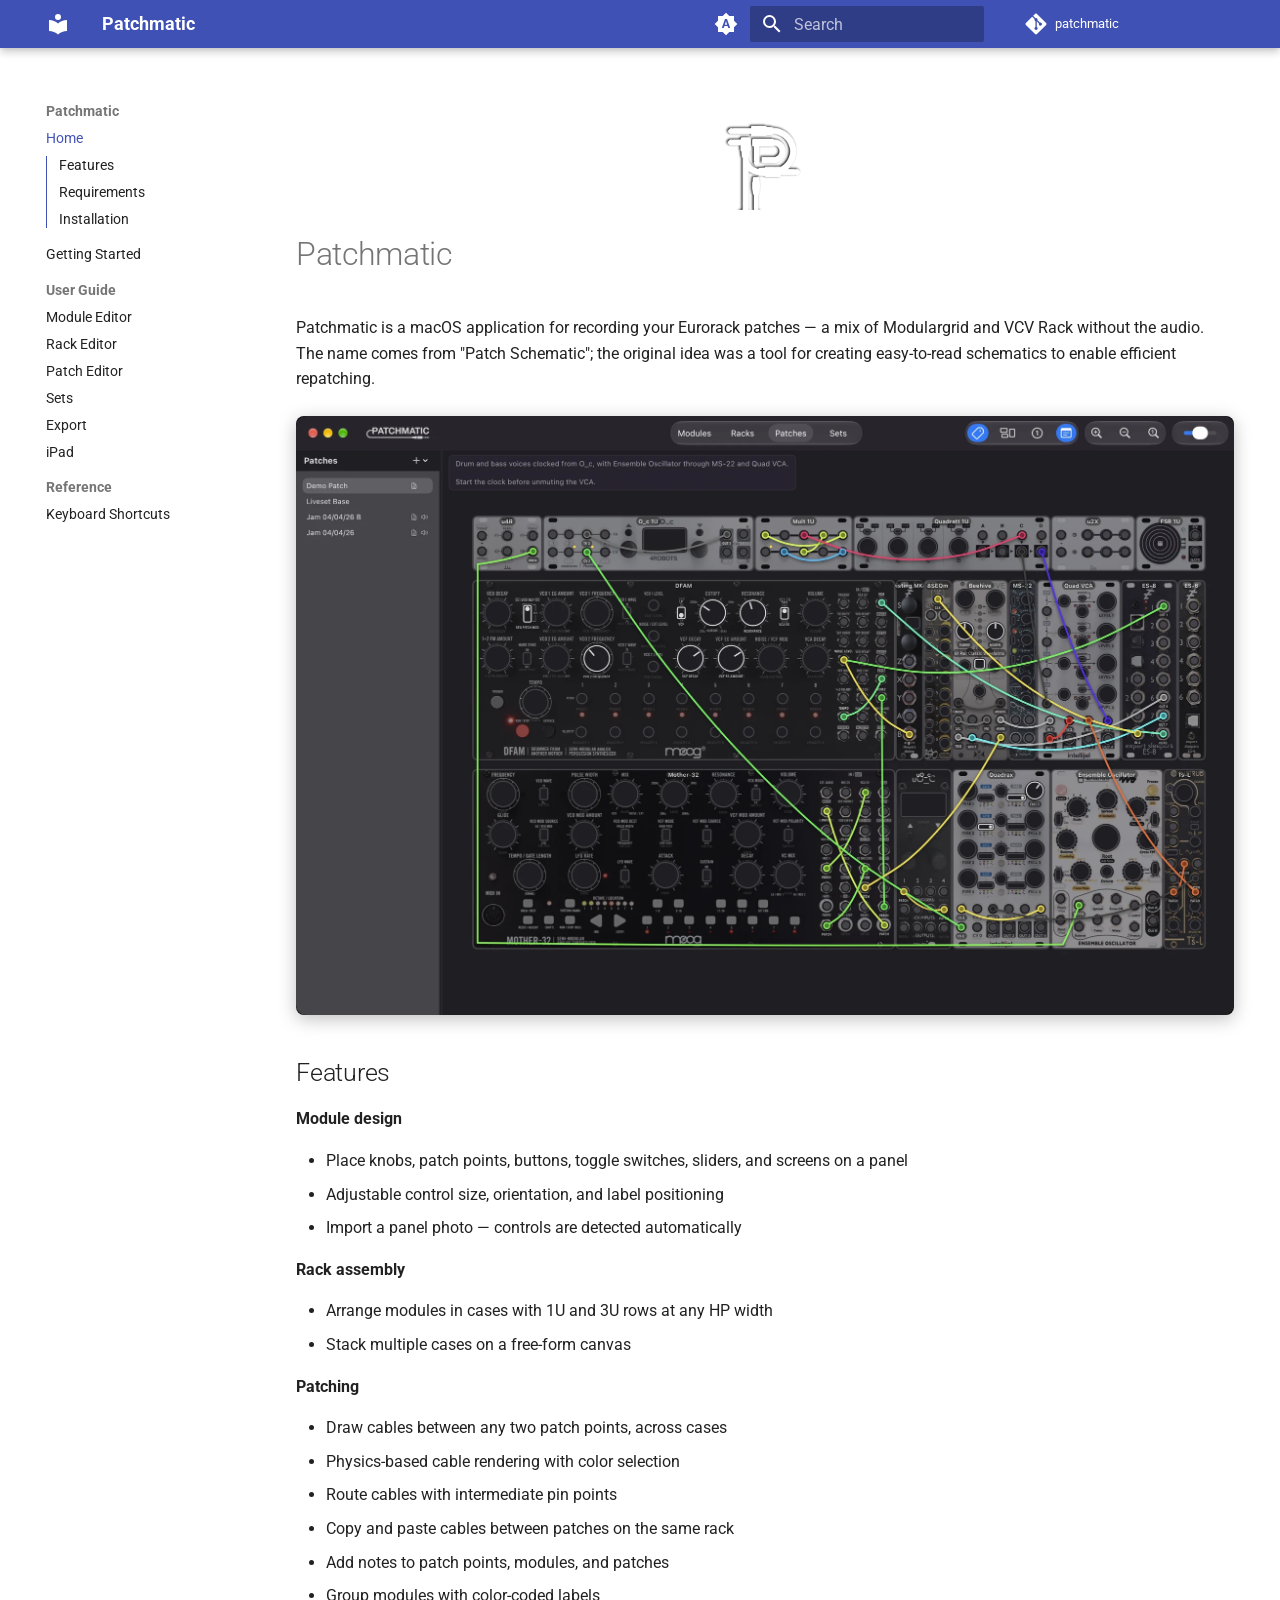
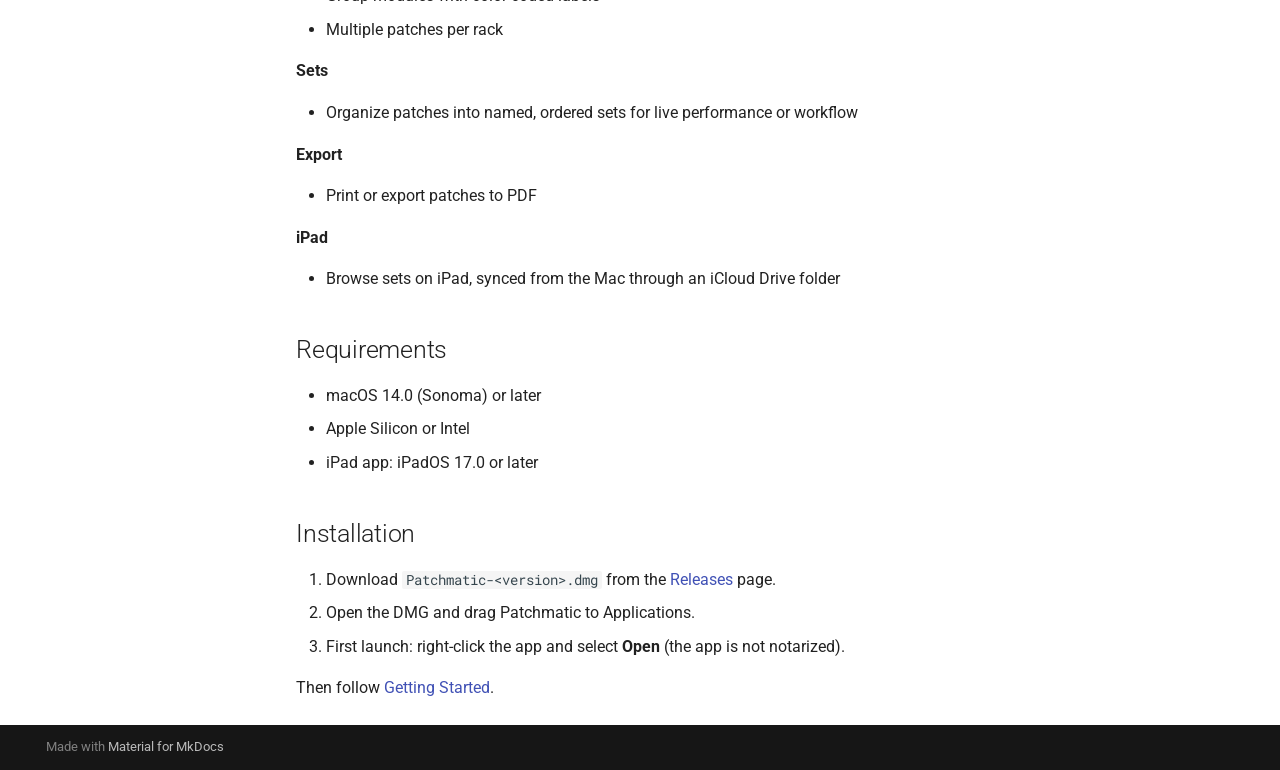
<file: index.html>
<!doctype html>
<html lang="en" class="no-js">
  <head>
    
      <meta charset="utf-8">
      <meta name="viewport" content="width=device-width,initial-scale=1">
      
        <meta name="description" content="Patchmatic is a free, open-source macOS app for documenting Eurorack modular synth patches: design module panels, build racks, draw cables and organise patches into sets.">
      
      
      
        <link rel="canonical" href="https://pkyme.github.io/patchmatic/">
      
      
      
        <link rel="next" href="getting-started/">
      
      
        
      
      
      <link rel="icon" href="assets/images/favicon.png">
      <meta name="generator" content="mkdocs-1.6.1, mkdocs-material-9.8.1">
    
    
      
        <title>Eurorack patch documentation for macOS - Patchmatic</title>
      
    
    
      <link rel="stylesheet" href="assets/stylesheets/main.57a0d79d.min.css">
      
        
        <link rel="stylesheet" href="assets/stylesheets/palette.fb2fffe2.min.css">
      
      


    
    
      
    
    
      
        
        
        <link rel="preconnect" href="https://fonts.gstatic.com" crossorigin>
        <link rel="stylesheet" href="https://fonts.googleapis.com/css?family=Roboto:300,300i,400,400i,700,700i%7CRoboto+Mono:400,400i,700,700i&display=fallback">
        <style>:root{--md-text-font:"Roboto";--md-code-font:"Roboto Mono"}</style>
      
    
    
      <link rel="stylesheet" href="stylesheets/extra.css">
    
    <script>__md_scope=new URL(".",location),__md_hash=e=>[...e].reduce(((e,_)=>(e<<5)-e+_.charCodeAt(0)),0),__md_get=(e,_=localStorage,t=__md_scope)=>JSON.parse(_.getItem(t.pathname+"."+e)),__md_set=(e,_,t=localStorage,a=__md_scope)=>{try{t.setItem(a.pathname+"."+e,JSON.stringify(_))}catch(e){}}</script>
    
      

    
    
  </head>
  
  
    
    
      
    
    
    
    
    <body dir="ltr" data-md-color-scheme="default" data-md-color-primary="indigo" data-md-color-accent="indigo">
  
    
    <input class="md-toggle" data-md-toggle="drawer" type="checkbox" id="__drawer" autocomplete="off">
    <input class="md-toggle" data-md-toggle="search" type="checkbox" id="__search" autocomplete="off">
    <label class="md-overlay" for="__drawer"></label>
    <div data-md-component="skip">
      
        
        <a href="#patchmatic" class="md-skip">
          Skip to content
        </a>
      
    </div>
    <div data-md-component="announce">
      
    </div>
    
    
      

  

<header class="md-header md-header--shadow" data-md-component="header">
  <nav class="md-header__inner md-grid" aria-label="Header">
    <a href="." title="Patchmatic" class="md-header__button md-logo" aria-label="Patchmatic" data-md-component="logo">
      
  
  <svg xmlns="http://www.w3.org/2000/svg" viewBox="0 0 24 24"><path d="M12 8a3 3 0 0 0 3-3 3 3 0 0 0-3-3 3 3 0 0 0-3 3 3 3 0 0 0 3 3m0 3.54C9.64 9.35 6.5 8 3 8v11c3.5 0 6.64 1.35 9 3.54 2.36-2.19 5.5-3.54 9-3.54V8c-3.5 0-6.64 1.35-9 3.54"/></svg>

    </a>
    <label class="md-header__button md-icon" for="__drawer">
      
      <svg xmlns="http://www.w3.org/2000/svg" viewBox="0 0 24 24"><path d="M3 6h18v2H3zm0 5h18v2H3zm0 5h18v2H3z"/></svg>
    </label>
    <div class="md-header__title" data-md-component="header-title">
      <div class="md-header__ellipsis">
        <div class="md-header__topic">
          <span class="md-ellipsis">
            Patchmatic
          </span>
        </div>
        <div class="md-header__topic" data-md-component="header-topic">
          <span class="md-ellipsis">
            
              Eurorack patch documentation for macOS
            
          </span>
        </div>
      </div>
    </div>
    
      
        <form class="md-header__option" data-md-component="palette">
  
    
    
    
    <input class="md-option" data-md-color-media="(prefers-color-scheme)" data-md-color-scheme="default" data-md-color-primary="indigo" data-md-color-accent="indigo"  aria-label="Switch to light mode"  type="radio" name="__palette" id="__palette_0">
    
      <label class="md-header__button md-icon" title="Switch to light mode" for="__palette_1" hidden>
        <svg xmlns="http://www.w3.org/2000/svg" viewBox="0 0 24 24"><path d="m14.3 16-.7-2h-3.2l-.7 2H7.8L11 7h2l3.2 9zM20 8.69V4h-4.69L12 .69 8.69 4H4v4.69L.69 12 4 15.31V20h4.69L12 23.31 15.31 20H20v-4.69L23.31 12zm-9.15 3.96h2.3L12 9z"/></svg>
      </label>
    
  
    
    
    
    <input class="md-option" data-md-color-media="(prefers-color-scheme: light)" data-md-color-scheme="default" data-md-color-primary="indigo" data-md-color-accent="indigo"  aria-label="Switch to dark mode"  type="radio" name="__palette" id="__palette_1">
    
      <label class="md-header__button md-icon" title="Switch to dark mode" for="__palette_2" hidden>
        <svg xmlns="http://www.w3.org/2000/svg" viewBox="0 0 24 24"><path d="M12 8a4 4 0 0 0-4 4 4 4 0 0 0 4 4 4 4 0 0 0 4-4 4 4 0 0 0-4-4m0 10a6 6 0 0 1-6-6 6 6 0 0 1 6-6 6 6 0 0 1 6 6 6 6 0 0 1-6 6m8-9.31V4h-4.69L12 .69 8.69 4H4v4.69L.69 12 4 15.31V20h4.69L12 23.31 15.31 20H20v-4.69L23.31 12z"/></svg>
      </label>
    
  
    
    
    
    <input class="md-option" data-md-color-media="(prefers-color-scheme: dark)" data-md-color-scheme="slate" data-md-color-primary="indigo" data-md-color-accent="indigo"  aria-label="Switch to system preference"  type="radio" name="__palette" id="__palette_2">
    
      <label class="md-header__button md-icon" title="Switch to system preference" for="__palette_0" hidden>
        <svg xmlns="http://www.w3.org/2000/svg" viewBox="0 0 24 24"><path d="M12 18c-.89 0-1.74-.2-2.5-.55C11.56 16.5 13 14.42 13 12s-1.44-4.5-3.5-5.45C10.26 6.2 11.11 6 12 6a6 6 0 0 1 6 6 6 6 0 0 1-6 6m8-9.31V4h-4.69L12 .69 8.69 4H4v4.69L.69 12 4 15.31V20h4.69L12 23.31 15.31 20H20v-4.69L23.31 12z"/></svg>
      </label>
    
  
</form>
      
    
    
      <script>var palette=__md_get("__palette");if(palette&&palette.color){if("(prefers-color-scheme)"===palette.color.media){var media=matchMedia("(prefers-color-scheme: light)"),input=document.querySelector(media.matches?"[data-md-color-media='(prefers-color-scheme: light)']":"[data-md-color-media='(prefers-color-scheme: dark)']");palette.color.media=input.getAttribute("data-md-color-media"),palette.color.scheme=input.getAttribute("data-md-color-scheme"),palette.color.primary=input.getAttribute("data-md-color-primary"),palette.color.accent=input.getAttribute("data-md-color-accent")}for(var[key,value]of Object.entries(palette.color))document.body.setAttribute("data-md-color-"+key,value)}</script>
    
    
    
      
      
        <label class="md-header__button md-icon" for="__search">
          
          <svg xmlns="http://www.w3.org/2000/svg" viewBox="0 0 24 24"><path d="M9.5 3A6.5 6.5 0 0 1 16 9.5c0 1.61-.59 3.09-1.56 4.23l.27.27h.79l5 5-1.5 1.5-5-5v-.79l-.27-.27A6.52 6.52 0 0 1 9.5 16 6.5 6.5 0 0 1 3 9.5 6.5 6.5 0 0 1 9.5 3m0 2C7 5 5 7 5 9.5S7 14 9.5 14 14 12 14 9.5 12 5 9.5 5"/></svg>
        </label>
        <div class="md-search" data-md-component="search" role="dialog">
  <label class="md-search__overlay" for="__search"></label>
  <div class="md-search__inner" role="search">
    <form class="md-search__form" name="search">
      <input type="text" class="md-search__input" name="query" aria-label="Search" placeholder="Search" autocapitalize="off" autocorrect="off" autocomplete="off" spellcheck="false" data-md-component="search-query" required>
      <label class="md-search__icon md-icon" for="__search">
        
        <svg xmlns="http://www.w3.org/2000/svg" viewBox="0 0 24 24"><path d="M9.5 3A6.5 6.5 0 0 1 16 9.5c0 1.61-.59 3.09-1.56 4.23l.27.27h.79l5 5-1.5 1.5-5-5v-.79l-.27-.27A6.52 6.52 0 0 1 9.5 16 6.5 6.5 0 0 1 3 9.5 6.5 6.5 0 0 1 9.5 3m0 2C7 5 5 7 5 9.5S7 14 9.5 14 14 12 14 9.5 12 5 9.5 5"/></svg>
        
        <svg xmlns="http://www.w3.org/2000/svg" viewBox="0 0 24 24"><path d="M20 11v2H8l5.5 5.5-1.42 1.42L4.16 12l7.92-7.92L13.5 5.5 8 11z"/></svg>
      </label>
      <nav class="md-search__options" aria-label="Search">
        
        <button type="reset" class="md-search__icon md-icon" title="Clear" aria-label="Clear" tabindex="-1">
          
          <svg xmlns="http://www.w3.org/2000/svg" viewBox="0 0 24 24"><path d="M19 6.41 17.59 5 12 10.59 6.41 5 5 6.41 10.59 12 5 17.59 6.41 19 12 13.41 17.59 19 19 17.59 13.41 12z"/></svg>
        </button>
      </nav>
      
    </form>
    <div class="md-search__output">
      <div class="md-search__scrollwrap" tabindex="0" data-md-scrollfix>
        <div class="md-search-result" data-md-component="search-result">
          <div class="md-search-result__meta">
            Initializing search
          </div>
          <ol class="md-search-result__list" role="presentation"></ol>
        </div>
      </div>
    </div>
  </div>
</div>
      
    
    
      <div class="md-header__source">
        <a href="https://github.com/pkyme/patchmatic" title="Go to repository" class="md-source" data-md-component="source">
  <div class="md-source__icon md-icon">
    
    <svg xmlns="http://www.w3.org/2000/svg" viewBox="0 0 448 512"><!--! Font Awesome Free 7.1.0 by @fontawesome - https://fontawesome.com License - https://fontawesome.com/license/free (Icons: CC BY 4.0, Fonts: SIL OFL 1.1, Code: MIT License) Copyright 2025 Fonticons, Inc.--><path d="M439.6 236.1 244 40.5c-5.4-5.5-12.8-8.5-20.4-8.5s-15 3-20.4 8.4L162.5 81l51.5 51.5c27.1-9.1 52.7 16.8 43.4 43.7l49.7 49.7c34.2-11.8 61.2 31 35.5 56.7-26.5 26.5-70.2-2.9-56-37.3L240.3 199v121.9c25.3 12.5 22.3 41.8 9.1 55-6.4 6.4-15.2 10.1-24.3 10.1s-17.8-3.6-24.3-10.1c-17.6-17.6-11.1-46.9 11.2-56v-123c-20.8-8.5-24.6-30.7-18.6-45L142.6 101 8.5 235.1C3 240.6 0 247.9 0 255.5s3 15 8.5 20.4l195.6 195.7c5.4 5.4 12.7 8.4 20.4 8.4s15-3 20.4-8.4l194.7-194.7c5.4-5.4 8.4-12.8 8.4-20.4s-3-15-8.4-20.4"/></svg>
  </div>
  <div class="md-source__repository">
    patchmatic
  </div>
</a>
      </div>
    
  </nav>
  
</header>
    
    <div class="md-container" data-md-component="container">
      
      
        
          
        
      
      <main class="md-main" data-md-component="main">
        <div class="md-main__inner md-grid">
          
            
              
              <div class="md-sidebar md-sidebar--primary" data-md-component="sidebar" data-md-type="navigation" >
                <div class="md-sidebar__scrollwrap">
                  <div class="md-sidebar__inner">
                    



  

<nav class="md-nav md-nav--primary md-nav--integrated" aria-label="Navigation" data-md-level="0">
  <label class="md-nav__title" for="__drawer">
    <a href="." title="Patchmatic" class="md-nav__button md-logo" aria-label="Patchmatic" data-md-component="logo">
      
  
  <svg xmlns="http://www.w3.org/2000/svg" viewBox="0 0 24 24"><path d="M12 8a3 3 0 0 0 3-3 3 3 0 0 0-3-3 3 3 0 0 0-3 3 3 3 0 0 0 3 3m0 3.54C9.64 9.35 6.5 8 3 8v11c3.5 0 6.64 1.35 9 3.54 2.36-2.19 5.5-3.54 9-3.54V8c-3.5 0-6.64 1.35-9 3.54"/></svg>

    </a>
    Patchmatic
  </label>
  
    <div class="md-nav__source">
      <a href="https://github.com/pkyme/patchmatic" title="Go to repository" class="md-source" data-md-component="source">
  <div class="md-source__icon md-icon">
    
    <svg xmlns="http://www.w3.org/2000/svg" viewBox="0 0 448 512"><!--! Font Awesome Free 7.1.0 by @fontawesome - https://fontawesome.com License - https://fontawesome.com/license/free (Icons: CC BY 4.0, Fonts: SIL OFL 1.1, Code: MIT License) Copyright 2025 Fonticons, Inc.--><path d="M439.6 236.1 244 40.5c-5.4-5.5-12.8-8.5-20.4-8.5s-15 3-20.4 8.4L162.5 81l51.5 51.5c27.1-9.1 52.7 16.8 43.4 43.7l49.7 49.7c34.2-11.8 61.2 31 35.5 56.7-26.5 26.5-70.2-2.9-56-37.3L240.3 199v121.9c25.3 12.5 22.3 41.8 9.1 55-6.4 6.4-15.2 10.1-24.3 10.1s-17.8-3.6-24.3-10.1c-17.6-17.6-11.1-46.9 11.2-56v-123c-20.8-8.5-24.6-30.7-18.6-45L142.6 101 8.5 235.1C3 240.6 0 247.9 0 255.5s3 15 8.5 20.4l195.6 195.7c5.4 5.4 12.7 8.4 20.4 8.4s15-3 20.4-8.4l194.7-194.7c5.4-5.4 8.4-12.8 8.4-20.4s-3-15-8.4-20.4"/></svg>
  </div>
  <div class="md-source__repository">
    patchmatic
  </div>
</a>
    </div>
  
  <ul class="md-nav__list" data-md-scrollfix>
    
      
      
  
  
    
  
  
  
    <li class="md-nav__item md-nav__item--active">
      
      <input class="md-nav__toggle md-toggle" type="checkbox" id="__toc">
      
      
        
      
      
        <label class="md-nav__link md-nav__link--active" for="__toc">
          
  
  
  <span class="md-ellipsis">
    
  
    Home
  

    
  </span>
  
  

          <span class="md-nav__icon md-icon"></span>
        </label>
      
      <a href="." class="md-nav__link md-nav__link--active">
        
  
  
  <span class="md-ellipsis">
    
  
    Home
  

    
  </span>
  
  

      </a>
      
        

<nav class="md-nav md-nav--secondary" aria-label="Table of contents">
  
  
  
    
  
  
    <label class="md-nav__title" for="__toc">
      <span class="md-nav__icon md-icon"></span>
      Table of contents
    </label>
    <ul class="md-nav__list" data-md-component="toc" data-md-scrollfix>
      
        <li class="md-nav__item">
  <a href="#features" class="md-nav__link">
    <span class="md-ellipsis">
      
        Features
      
    </span>
  </a>
  
</li>
      
        <li class="md-nav__item">
  <a href="#requirements" class="md-nav__link">
    <span class="md-ellipsis">
      
        Requirements
      
    </span>
  </a>
  
</li>
      
        <li class="md-nav__item">
  <a href="#installation" class="md-nav__link">
    <span class="md-ellipsis">
      
        Installation
      
    </span>
  </a>
  
</li>
      
    </ul>
  
</nav>
      
    </li>
  

    
      
      
  
  
  
  
    <li class="md-nav__item">
      <a href="getting-started/" class="md-nav__link">
        
  
  
  <span class="md-ellipsis">
    
  
    Getting Started
  

    
  </span>
  
  

      </a>
    </li>
  

    
      
      
  
  
  
  
    
    
    
    
      
        
        
      
    
    
    <li class="md-nav__item md-nav__item--section md-nav__item--nested">
      
        
        
        <input class="md-nav__toggle md-toggle " type="checkbox" id="__nav_3" >
        
          
          <label class="md-nav__link" for="__nav_3" id="__nav_3_label" tabindex="">
            
  
  
  <span class="md-ellipsis">
    
  
    User Guide
  

    
  </span>
  
  

            <span class="md-nav__icon md-icon"></span>
          </label>
        
        <nav class="md-nav" data-md-level="1" aria-labelledby="__nav_3_label" aria-expanded="false">
          <label class="md-nav__title" for="__nav_3">
            <span class="md-nav__icon md-icon"></span>
            
  
    User Guide
  

          </label>
          <ul class="md-nav__list" data-md-scrollfix>
            
              
                
  
  
  
  
    <li class="md-nav__item">
      <a href="guide/module-editor/" class="md-nav__link">
        
  
  
  <span class="md-ellipsis">
    
  
    Module Editor
  

    
  </span>
  
  

      </a>
    </li>
  

              
            
              
                
  
  
  
  
    <li class="md-nav__item">
      <a href="guide/rack-editor/" class="md-nav__link">
        
  
  
  <span class="md-ellipsis">
    
  
    Rack Editor
  

    
  </span>
  
  

      </a>
    </li>
  

              
            
              
                
  
  
  
  
    <li class="md-nav__item">
      <a href="guide/patch-editor/" class="md-nav__link">
        
  
  
  <span class="md-ellipsis">
    
  
    Patch Editor
  

    
  </span>
  
  

      </a>
    </li>
  

              
            
              
                
  
  
  
  
    <li class="md-nav__item">
      <a href="guide/sets/" class="md-nav__link">
        
  
  
  <span class="md-ellipsis">
    
  
    Sets
  

    
  </span>
  
  

      </a>
    </li>
  

              
            
              
                
  
  
  
  
    <li class="md-nav__item">
      <a href="guide/export/" class="md-nav__link">
        
  
  
  <span class="md-ellipsis">
    
  
    Export
  

    
  </span>
  
  

      </a>
    </li>
  

              
            
              
                
  
  
  
  
    <li class="md-nav__item">
      <a href="guide/ipad/" class="md-nav__link">
        
  
  
  <span class="md-ellipsis">
    
  
    iPad
  

    
  </span>
  
  

      </a>
    </li>
  

              
            
          </ul>
        </nav>
      
    </li>
  

    
      
      
  
  
  
  
    
    
    
    
      
        
        
      
    
    
    <li class="md-nav__item md-nav__item--section md-nav__item--nested">
      
        
        
        <input class="md-nav__toggle md-toggle " type="checkbox" id="__nav_4" >
        
          
          <label class="md-nav__link" for="__nav_4" id="__nav_4_label" tabindex="">
            
  
  
  <span class="md-ellipsis">
    
  
    Reference
  

    
  </span>
  
  

            <span class="md-nav__icon md-icon"></span>
          </label>
        
        <nav class="md-nav" data-md-level="1" aria-labelledby="__nav_4_label" aria-expanded="false">
          <label class="md-nav__title" for="__nav_4">
            <span class="md-nav__icon md-icon"></span>
            
  
    Reference
  

          </label>
          <ul class="md-nav__list" data-md-scrollfix>
            
              
                
  
  
  
  
    <li class="md-nav__item">
      <a href="reference/keyboard-shortcuts/" class="md-nav__link">
        
  
  
  <span class="md-ellipsis">
    
  
    Keyboard Shortcuts
  

    
  </span>
  
  

      </a>
    </li>
  

              
            
          </ul>
        </nav>
      
    </li>
  

    
  </ul>
</nav>
                  </div>
                </div>
              </div>
            
            
          
          
            <div class="md-content" data-md-component="content">
              
              <article class="md-content__inner md-typeset">
                
                  


  
  


<p align="center"><img src="Icon.png" width="96" alt="Patchmatic icon"></p>

<h1 id="patchmatic">Patchmatic<a class="headerlink" href="#patchmatic" title="Permanent link">&para;</a></h1>
<p>Patchmatic is a macOS application for recording your Eurorack patches — a mix of Modulargrid and VCV Rack without the audio. The name comes from "Patch Schematic"; the original idea was a tool for creating easy-to-read schematics to enable efficient repatching.</p>
<figure>
  <img alt="A patch in Patchmatic, with cables, patch notes and labelled modules" src="images/patch-editor/overview.webp" />
</figure>
<h2 id="features">Features<a class="headerlink" href="#features" title="Permanent link">&para;</a></h2>
<p><strong>Module design</strong></p>
<ul>
<li>Place knobs, patch points, buttons, toggle switches, sliders, and screens on a panel</li>
<li>Adjustable control size, orientation, and label positioning</li>
<li>Import a panel photo — controls are detected automatically</li>
</ul>
<p><strong>Rack assembly</strong></p>
<ul>
<li>Arrange modules in cases with 1U and 3U rows at any HP width</li>
<li>Stack multiple cases on a free-form canvas</li>
</ul>
<p><strong>Patching</strong></p>
<ul>
<li>Draw cables between any two patch points, across cases</li>
<li>Physics-based cable rendering with color selection</li>
<li>Route cables with intermediate pin points</li>
<li>Copy and paste cables between patches on the same rack</li>
<li>Add notes to patch points, modules, and patches</li>
<li>Group modules with color-coded labels</li>
<li>Multiple patches per rack</li>
</ul>
<p><strong>Sets</strong></p>
<ul>
<li>Organize patches into named, ordered sets for live performance or workflow</li>
</ul>
<p><strong>Export</strong></p>
<ul>
<li>Print or export patches to PDF</li>
</ul>
<p><strong>iPad</strong></p>
<ul>
<li>Browse sets on iPad, synced from the Mac through an iCloud Drive folder</li>
</ul>
<h2 id="requirements">Requirements<a class="headerlink" href="#requirements" title="Permanent link">&para;</a></h2>
<ul>
<li>macOS 14.0 (Sonoma) or later</li>
<li>Apple Silicon or Intel</li>
<li>iPad app: iPadOS 17.0 or later</li>
</ul>
<h2 id="installation">Installation<a class="headerlink" href="#installation" title="Permanent link">&para;</a></h2>
<ol>
<li>Download <code>Patchmatic-&lt;version&gt;.dmg</code> from the <a href="https://github.com/pkyme/patchmatic/releases">Releases</a> page.</li>
<li>Open the DMG and drag Patchmatic to Applications.</li>
<li>First launch: right-click the app and select <strong>Open</strong> (the app is not notarized).</li>
</ol>
<p>Then follow <a href="getting-started/">Getting Started</a>.</p>







  
  






                
              </article>
            </div>
          
          
<script>var target=document.getElementById(location.hash.slice(1));target&&target.name&&(target.checked=target.name.startsWith("__tabbed_"))</script>
        </div>
        
          <button type="button" class="md-top md-icon" data-md-component="top" hidden>
  
  <svg xmlns="http://www.w3.org/2000/svg" viewBox="0 0 24 24"><path d="M13 20h-2V8l-5.5 5.5-1.42-1.42L12 4.16l7.92 7.92-1.42 1.42L13 8z"/></svg>
  Back to top
</button>
        
      </main>
      
        <footer class="md-footer">
  
  <div class="md-footer-meta md-typeset">
    <div class="md-footer-meta__inner md-grid">
      <div class="md-copyright">
  
  
    Made with
    <a href="https://squidfunk.github.io/mkdocs-material/" target="_blank" rel="noopener">
      Material for MkDocs
    </a>
  
</div>
      
    </div>
  </div>
</footer>
      
    </div>
    <div class="md-dialog" data-md-component="dialog">
      <div class="md-dialog__inner md-typeset"></div>
    </div>
    
    
    
      
      
      <script id="__config" type="application/json">{"annotate": null, "base": ".", "features": ["navigation.sections", "navigation.top", "toc.integrate"], "search": "assets/javascripts/workers/search.a7633da7.min.js", "tags": null, "translations": {"clipboard.copied": "Copied to clipboard", "clipboard.copy": "Copy to clipboard", "search.result.more.one": "1 more on this page", "search.result.more.other": "# more on this page", "search.result.none": "No matching documents", "search.result.one": "1 matching document", "search.result.other": "# matching documents", "search.result.placeholder": "Type to start searching", "search.result.term.missing": "Missing", "select.version": "Select version"}, "version": null}</script>
    
    
      <script src="assets/javascripts/bundle.a5f9d56c.min.js"></script>
      
    
  </body>
</html>
</file>
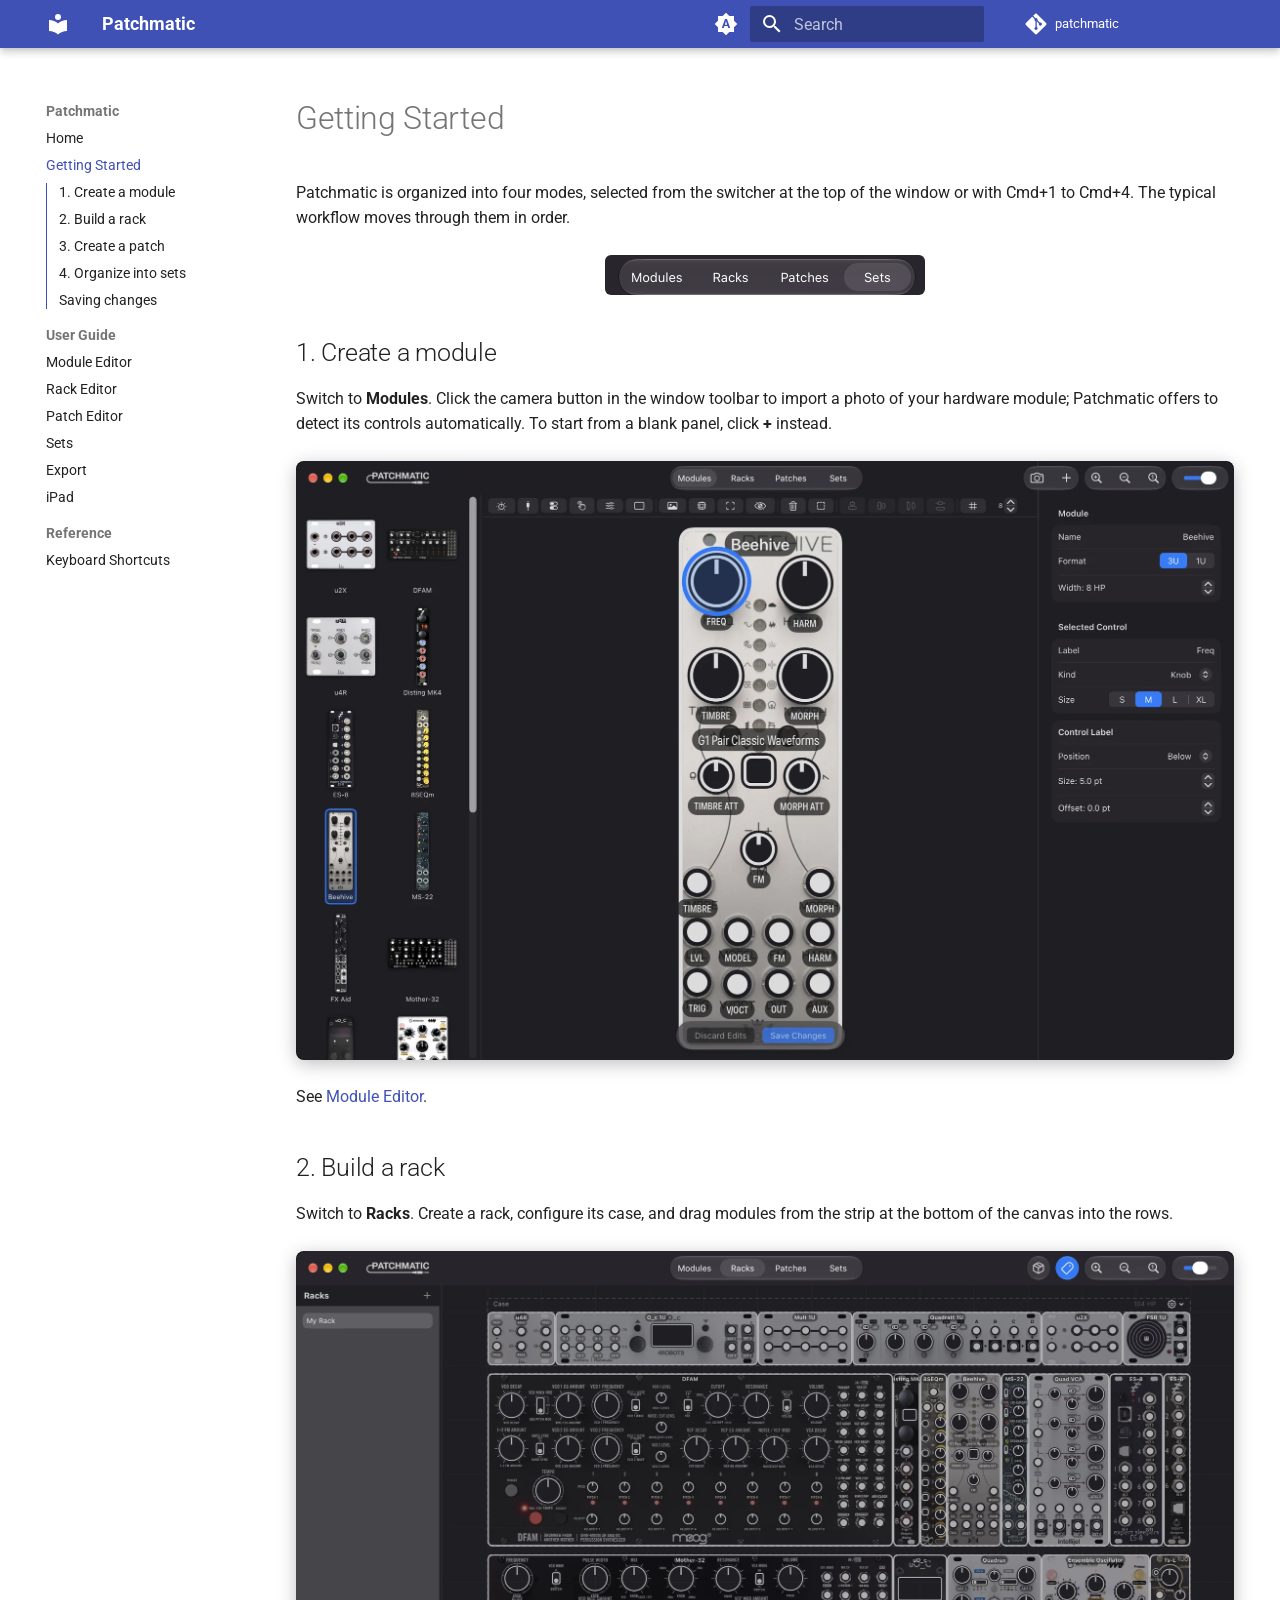
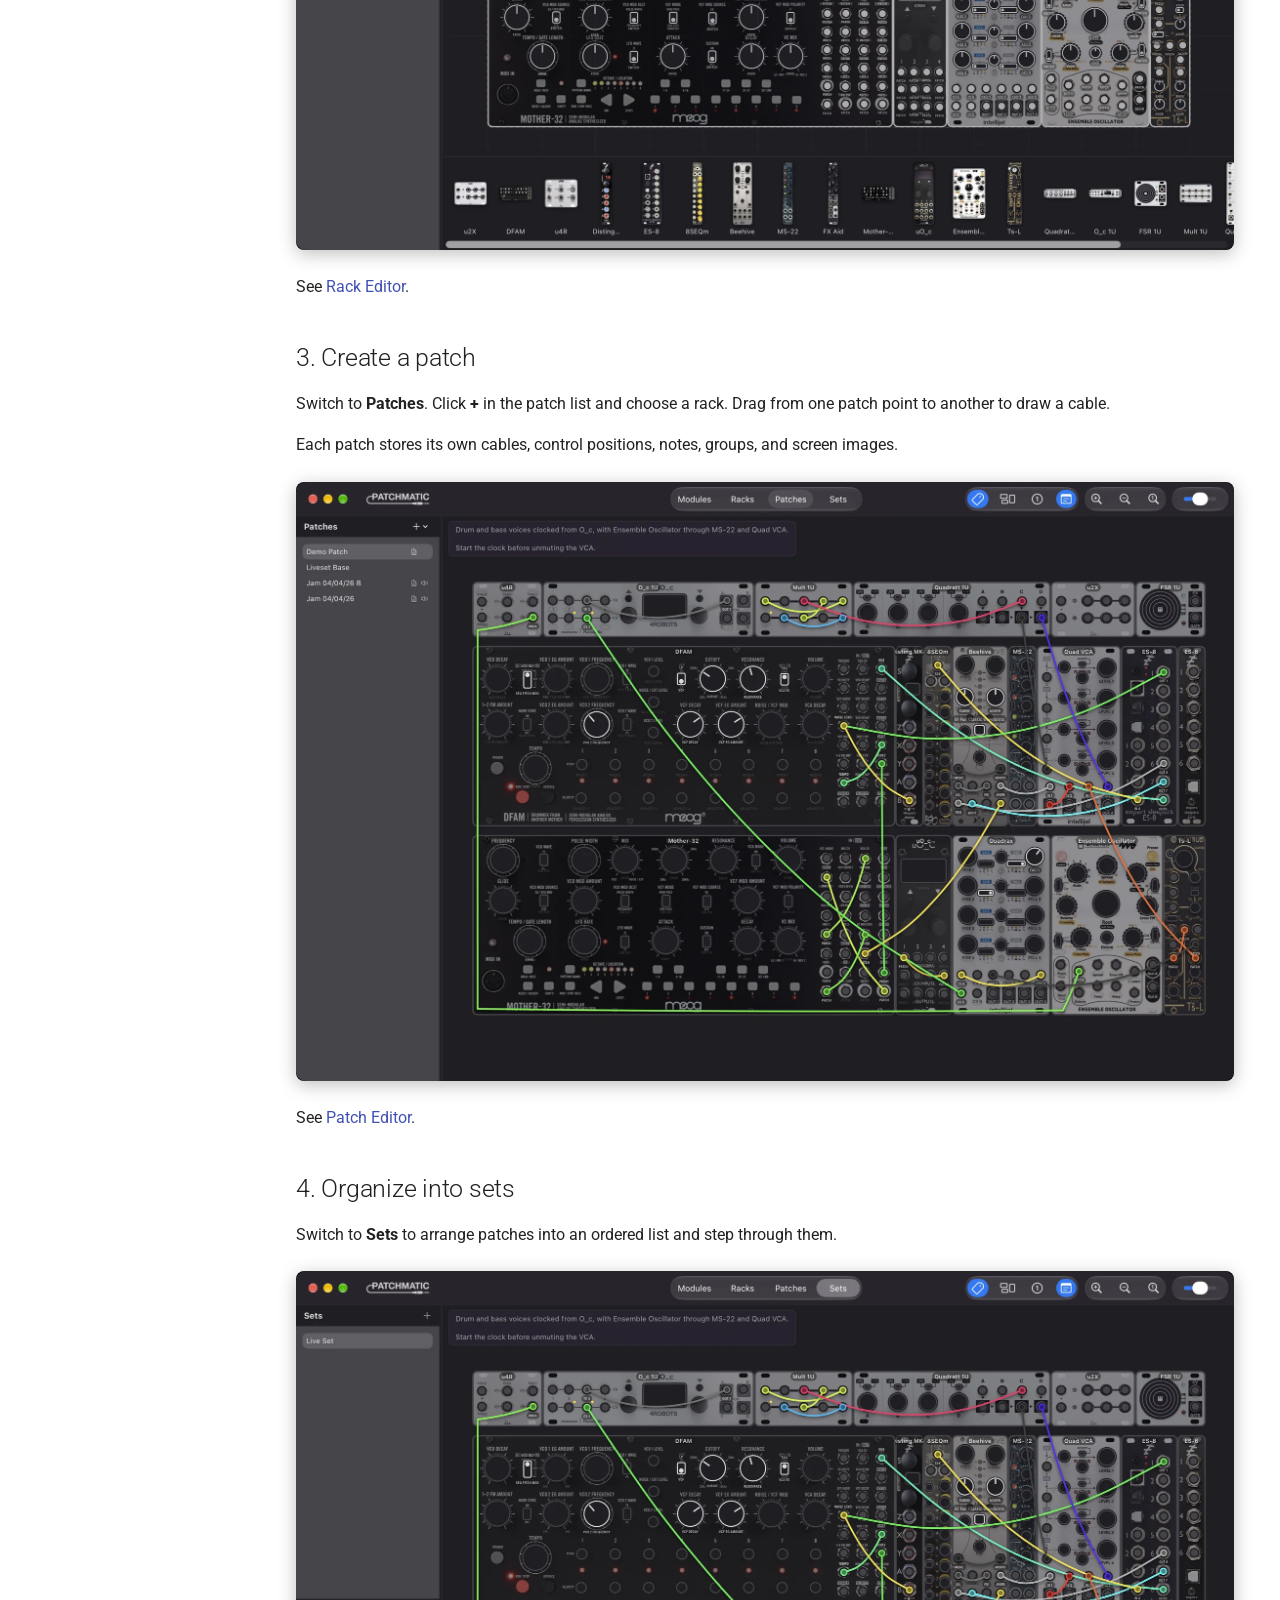
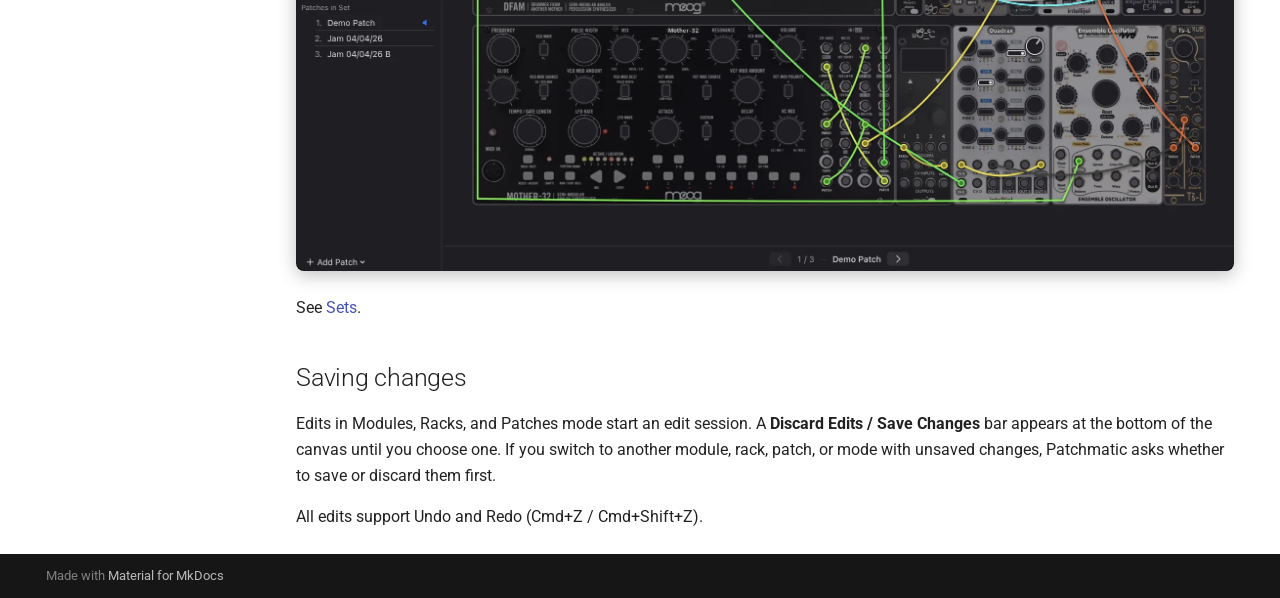
<file: getting-started/index.html>
<!doctype html>
<html lang="en" class="no-js">
  <head>
    
      <meta charset="utf-8">
      <meta name="viewport" content="width=device-width,initial-scale=1">
      
        <meta name="description" content="Get started with Patchmatic: create a Eurorack module, build a rack, patch it with cables and organise patches into sets.">
      
      
      
        <link rel="canonical" href="https://pkyme.github.io/patchmatic/getting-started/">
      
      
        <link rel="prev" href="..">
      
      
        <link rel="next" href="../guide/module-editor/">
      
      
        
      
      
      <link rel="icon" href="../assets/images/favicon.png">
      <meta name="generator" content="mkdocs-1.6.1, mkdocs-material-9.8.1">
    
    
      
        <title>Getting Started - Patchmatic</title>
      
    
    
      <link rel="stylesheet" href="../assets/stylesheets/main.57a0d79d.min.css">
      
        
        <link rel="stylesheet" href="../assets/stylesheets/palette.fb2fffe2.min.css">
      
      


    
    
      
    
    
      
        
        
        <link rel="preconnect" href="https://fonts.gstatic.com" crossorigin>
        <link rel="stylesheet" href="https://fonts.googleapis.com/css?family=Roboto:300,300i,400,400i,700,700i%7CRoboto+Mono:400,400i,700,700i&display=fallback">
        <style>:root{--md-text-font:"Roboto";--md-code-font:"Roboto Mono"}</style>
      
    
    
      <link rel="stylesheet" href="../stylesheets/extra.css">
    
    <script>__md_scope=new URL("..",location),__md_hash=e=>[...e].reduce(((e,_)=>(e<<5)-e+_.charCodeAt(0)),0),__md_get=(e,_=localStorage,t=__md_scope)=>JSON.parse(_.getItem(t.pathname+"."+e)),__md_set=(e,_,t=localStorage,a=__md_scope)=>{try{t.setItem(a.pathname+"."+e,JSON.stringify(_))}catch(e){}}</script>
    
      

    
    
  </head>
  
  
    
    
      
    
    
    
    
    <body dir="ltr" data-md-color-scheme="default" data-md-color-primary="indigo" data-md-color-accent="indigo">
  
    
    <input class="md-toggle" data-md-toggle="drawer" type="checkbox" id="__drawer" autocomplete="off">
    <input class="md-toggle" data-md-toggle="search" type="checkbox" id="__search" autocomplete="off">
    <label class="md-overlay" for="__drawer"></label>
    <div data-md-component="skip">
      
        
        <a href="#getting-started" class="md-skip">
          Skip to content
        </a>
      
    </div>
    <div data-md-component="announce">
      
    </div>
    
    
      

  

<header class="md-header md-header--shadow" data-md-component="header">
  <nav class="md-header__inner md-grid" aria-label="Header">
    <a href=".." title="Patchmatic" class="md-header__button md-logo" aria-label="Patchmatic" data-md-component="logo">
      
  
  <svg xmlns="http://www.w3.org/2000/svg" viewBox="0 0 24 24"><path d="M12 8a3 3 0 0 0 3-3 3 3 0 0 0-3-3 3 3 0 0 0-3 3 3 3 0 0 0 3 3m0 3.54C9.64 9.35 6.5 8 3 8v11c3.5 0 6.64 1.35 9 3.54 2.36-2.19 5.5-3.54 9-3.54V8c-3.5 0-6.64 1.35-9 3.54"/></svg>

    </a>
    <label class="md-header__button md-icon" for="__drawer">
      
      <svg xmlns="http://www.w3.org/2000/svg" viewBox="0 0 24 24"><path d="M3 6h18v2H3zm0 5h18v2H3zm0 5h18v2H3z"/></svg>
    </label>
    <div class="md-header__title" data-md-component="header-title">
      <div class="md-header__ellipsis">
        <div class="md-header__topic">
          <span class="md-ellipsis">
            Patchmatic
          </span>
        </div>
        <div class="md-header__topic" data-md-component="header-topic">
          <span class="md-ellipsis">
            
              Getting Started
            
          </span>
        </div>
      </div>
    </div>
    
      
        <form class="md-header__option" data-md-component="palette">
  
    
    
    
    <input class="md-option" data-md-color-media="(prefers-color-scheme)" data-md-color-scheme="default" data-md-color-primary="indigo" data-md-color-accent="indigo"  aria-label="Switch to light mode"  type="radio" name="__palette" id="__palette_0">
    
      <label class="md-header__button md-icon" title="Switch to light mode" for="__palette_1" hidden>
        <svg xmlns="http://www.w3.org/2000/svg" viewBox="0 0 24 24"><path d="m14.3 16-.7-2h-3.2l-.7 2H7.8L11 7h2l3.2 9zM20 8.69V4h-4.69L12 .69 8.69 4H4v4.69L.69 12 4 15.31V20h4.69L12 23.31 15.31 20H20v-4.69L23.31 12zm-9.15 3.96h2.3L12 9z"/></svg>
      </label>
    
  
    
    
    
    <input class="md-option" data-md-color-media="(prefers-color-scheme: light)" data-md-color-scheme="default" data-md-color-primary="indigo" data-md-color-accent="indigo"  aria-label="Switch to dark mode"  type="radio" name="__palette" id="__palette_1">
    
      <label class="md-header__button md-icon" title="Switch to dark mode" for="__palette_2" hidden>
        <svg xmlns="http://www.w3.org/2000/svg" viewBox="0 0 24 24"><path d="M12 8a4 4 0 0 0-4 4 4 4 0 0 0 4 4 4 4 0 0 0 4-4 4 4 0 0 0-4-4m0 10a6 6 0 0 1-6-6 6 6 0 0 1 6-6 6 6 0 0 1 6 6 6 6 0 0 1-6 6m8-9.31V4h-4.69L12 .69 8.69 4H4v4.69L.69 12 4 15.31V20h4.69L12 23.31 15.31 20H20v-4.69L23.31 12z"/></svg>
      </label>
    
  
    
    
    
    <input class="md-option" data-md-color-media="(prefers-color-scheme: dark)" data-md-color-scheme="slate" data-md-color-primary="indigo" data-md-color-accent="indigo"  aria-label="Switch to system preference"  type="radio" name="__palette" id="__palette_2">
    
      <label class="md-header__button md-icon" title="Switch to system preference" for="__palette_0" hidden>
        <svg xmlns="http://www.w3.org/2000/svg" viewBox="0 0 24 24"><path d="M12 18c-.89 0-1.74-.2-2.5-.55C11.56 16.5 13 14.42 13 12s-1.44-4.5-3.5-5.45C10.26 6.2 11.11 6 12 6a6 6 0 0 1 6 6 6 6 0 0 1-6 6m8-9.31V4h-4.69L12 .69 8.69 4H4v4.69L.69 12 4 15.31V20h4.69L12 23.31 15.31 20H20v-4.69L23.31 12z"/></svg>
      </label>
    
  
</form>
      
    
    
      <script>var palette=__md_get("__palette");if(palette&&palette.color){if("(prefers-color-scheme)"===palette.color.media){var media=matchMedia("(prefers-color-scheme: light)"),input=document.querySelector(media.matches?"[data-md-color-media='(prefers-color-scheme: light)']":"[data-md-color-media='(prefers-color-scheme: dark)']");palette.color.media=input.getAttribute("data-md-color-media"),palette.color.scheme=input.getAttribute("data-md-color-scheme"),palette.color.primary=input.getAttribute("data-md-color-primary"),palette.color.accent=input.getAttribute("data-md-color-accent")}for(var[key,value]of Object.entries(palette.color))document.body.setAttribute("data-md-color-"+key,value)}</script>
    
    
    
      
      
        <label class="md-header__button md-icon" for="__search">
          
          <svg xmlns="http://www.w3.org/2000/svg" viewBox="0 0 24 24"><path d="M9.5 3A6.5 6.5 0 0 1 16 9.5c0 1.61-.59 3.09-1.56 4.23l.27.27h.79l5 5-1.5 1.5-5-5v-.79l-.27-.27A6.52 6.52 0 0 1 9.5 16 6.5 6.5 0 0 1 3 9.5 6.5 6.5 0 0 1 9.5 3m0 2C7 5 5 7 5 9.5S7 14 9.5 14 14 12 14 9.5 12 5 9.5 5"/></svg>
        </label>
        <div class="md-search" data-md-component="search" role="dialog">
  <label class="md-search__overlay" for="__search"></label>
  <div class="md-search__inner" role="search">
    <form class="md-search__form" name="search">
      <input type="text" class="md-search__input" name="query" aria-label="Search" placeholder="Search" autocapitalize="off" autocorrect="off" autocomplete="off" spellcheck="false" data-md-component="search-query" required>
      <label class="md-search__icon md-icon" for="__search">
        
        <svg xmlns="http://www.w3.org/2000/svg" viewBox="0 0 24 24"><path d="M9.5 3A6.5 6.5 0 0 1 16 9.5c0 1.61-.59 3.09-1.56 4.23l.27.27h.79l5 5-1.5 1.5-5-5v-.79l-.27-.27A6.52 6.52 0 0 1 9.5 16 6.5 6.5 0 0 1 3 9.5 6.5 6.5 0 0 1 9.5 3m0 2C7 5 5 7 5 9.5S7 14 9.5 14 14 12 14 9.5 12 5 9.5 5"/></svg>
        
        <svg xmlns="http://www.w3.org/2000/svg" viewBox="0 0 24 24"><path d="M20 11v2H8l5.5 5.5-1.42 1.42L4.16 12l7.92-7.92L13.5 5.5 8 11z"/></svg>
      </label>
      <nav class="md-search__options" aria-label="Search">
        
        <button type="reset" class="md-search__icon md-icon" title="Clear" aria-label="Clear" tabindex="-1">
          
          <svg xmlns="http://www.w3.org/2000/svg" viewBox="0 0 24 24"><path d="M19 6.41 17.59 5 12 10.59 6.41 5 5 6.41 10.59 12 5 17.59 6.41 19 12 13.41 17.59 19 19 17.59 13.41 12z"/></svg>
        </button>
      </nav>
      
    </form>
    <div class="md-search__output">
      <div class="md-search__scrollwrap" tabindex="0" data-md-scrollfix>
        <div class="md-search-result" data-md-component="search-result">
          <div class="md-search-result__meta">
            Initializing search
          </div>
          <ol class="md-search-result__list" role="presentation"></ol>
        </div>
      </div>
    </div>
  </div>
</div>
      
    
    
      <div class="md-header__source">
        <a href="https://github.com/pkyme/patchmatic" title="Go to repository" class="md-source" data-md-component="source">
  <div class="md-source__icon md-icon">
    
    <svg xmlns="http://www.w3.org/2000/svg" viewBox="0 0 448 512"><!--! Font Awesome Free 7.1.0 by @fontawesome - https://fontawesome.com License - https://fontawesome.com/license/free (Icons: CC BY 4.0, Fonts: SIL OFL 1.1, Code: MIT License) Copyright 2025 Fonticons, Inc.--><path d="M439.6 236.1 244 40.5c-5.4-5.5-12.8-8.5-20.4-8.5s-15 3-20.4 8.4L162.5 81l51.5 51.5c27.1-9.1 52.7 16.8 43.4 43.7l49.7 49.7c34.2-11.8 61.2 31 35.5 56.7-26.5 26.5-70.2-2.9-56-37.3L240.3 199v121.9c25.3 12.5 22.3 41.8 9.1 55-6.4 6.4-15.2 10.1-24.3 10.1s-17.8-3.6-24.3-10.1c-17.6-17.6-11.1-46.9 11.2-56v-123c-20.8-8.5-24.6-30.7-18.6-45L142.6 101 8.5 235.1C3 240.6 0 247.9 0 255.5s3 15 8.5 20.4l195.6 195.7c5.4 5.4 12.7 8.4 20.4 8.4s15-3 20.4-8.4l194.7-194.7c5.4-5.4 8.4-12.8 8.4-20.4s-3-15-8.4-20.4"/></svg>
  </div>
  <div class="md-source__repository">
    patchmatic
  </div>
</a>
      </div>
    
  </nav>
  
</header>
    
    <div class="md-container" data-md-component="container">
      
      
        
          
        
      
      <main class="md-main" data-md-component="main">
        <div class="md-main__inner md-grid">
          
            
              
              <div class="md-sidebar md-sidebar--primary" data-md-component="sidebar" data-md-type="navigation" >
                <div class="md-sidebar__scrollwrap">
                  <div class="md-sidebar__inner">
                    



  

<nav class="md-nav md-nav--primary md-nav--integrated" aria-label="Navigation" data-md-level="0">
  <label class="md-nav__title" for="__drawer">
    <a href=".." title="Patchmatic" class="md-nav__button md-logo" aria-label="Patchmatic" data-md-component="logo">
      
  
  <svg xmlns="http://www.w3.org/2000/svg" viewBox="0 0 24 24"><path d="M12 8a3 3 0 0 0 3-3 3 3 0 0 0-3-3 3 3 0 0 0-3 3 3 3 0 0 0 3 3m0 3.54C9.64 9.35 6.5 8 3 8v11c3.5 0 6.64 1.35 9 3.54 2.36-2.19 5.5-3.54 9-3.54V8c-3.5 0-6.64 1.35-9 3.54"/></svg>

    </a>
    Patchmatic
  </label>
  
    <div class="md-nav__source">
      <a href="https://github.com/pkyme/patchmatic" title="Go to repository" class="md-source" data-md-component="source">
  <div class="md-source__icon md-icon">
    
    <svg xmlns="http://www.w3.org/2000/svg" viewBox="0 0 448 512"><!--! Font Awesome Free 7.1.0 by @fontawesome - https://fontawesome.com License - https://fontawesome.com/license/free (Icons: CC BY 4.0, Fonts: SIL OFL 1.1, Code: MIT License) Copyright 2025 Fonticons, Inc.--><path d="M439.6 236.1 244 40.5c-5.4-5.5-12.8-8.5-20.4-8.5s-15 3-20.4 8.4L162.5 81l51.5 51.5c27.1-9.1 52.7 16.8 43.4 43.7l49.7 49.7c34.2-11.8 61.2 31 35.5 56.7-26.5 26.5-70.2-2.9-56-37.3L240.3 199v121.9c25.3 12.5 22.3 41.8 9.1 55-6.4 6.4-15.2 10.1-24.3 10.1s-17.8-3.6-24.3-10.1c-17.6-17.6-11.1-46.9 11.2-56v-123c-20.8-8.5-24.6-30.7-18.6-45L142.6 101 8.5 235.1C3 240.6 0 247.9 0 255.5s3 15 8.5 20.4l195.6 195.7c5.4 5.4 12.7 8.4 20.4 8.4s15-3 20.4-8.4l194.7-194.7c5.4-5.4 8.4-12.8 8.4-20.4s-3-15-8.4-20.4"/></svg>
  </div>
  <div class="md-source__repository">
    patchmatic
  </div>
</a>
    </div>
  
  <ul class="md-nav__list" data-md-scrollfix>
    
      
      
  
  
  
  
    <li class="md-nav__item">
      <a href=".." class="md-nav__link">
        
  
  
  <span class="md-ellipsis">
    
  
    Home
  

    
  </span>
  
  

      </a>
    </li>
  

    
      
      
  
  
    
  
  
  
    <li class="md-nav__item md-nav__item--active">
      
      <input class="md-nav__toggle md-toggle" type="checkbox" id="__toc">
      
      
        
      
      
        <label class="md-nav__link md-nav__link--active" for="__toc">
          
  
  
  <span class="md-ellipsis">
    
  
    Getting Started
  

    
  </span>
  
  

          <span class="md-nav__icon md-icon"></span>
        </label>
      
      <a href="./" class="md-nav__link md-nav__link--active">
        
  
  
  <span class="md-ellipsis">
    
  
    Getting Started
  

    
  </span>
  
  

      </a>
      
        

<nav class="md-nav md-nav--secondary" aria-label="Table of contents">
  
  
  
    
  
  
    <label class="md-nav__title" for="__toc">
      <span class="md-nav__icon md-icon"></span>
      Table of contents
    </label>
    <ul class="md-nav__list" data-md-component="toc" data-md-scrollfix>
      
        <li class="md-nav__item">
  <a href="#1-create-a-module" class="md-nav__link">
    <span class="md-ellipsis">
      
        1. Create a module
      
    </span>
  </a>
  
</li>
      
        <li class="md-nav__item">
  <a href="#2-build-a-rack" class="md-nav__link">
    <span class="md-ellipsis">
      
        2. Build a rack
      
    </span>
  </a>
  
</li>
      
        <li class="md-nav__item">
  <a href="#3-create-a-patch" class="md-nav__link">
    <span class="md-ellipsis">
      
        3. Create a patch
      
    </span>
  </a>
  
</li>
      
        <li class="md-nav__item">
  <a href="#4-organize-into-sets" class="md-nav__link">
    <span class="md-ellipsis">
      
        4. Organize into sets
      
    </span>
  </a>
  
</li>
      
        <li class="md-nav__item">
  <a href="#saving-changes" class="md-nav__link">
    <span class="md-ellipsis">
      
        Saving changes
      
    </span>
  </a>
  
</li>
      
    </ul>
  
</nav>
      
    </li>
  

    
      
      
  
  
  
  
    
    
    
    
      
        
        
      
    
    
    <li class="md-nav__item md-nav__item--section md-nav__item--nested">
      
        
        
        <input class="md-nav__toggle md-toggle " type="checkbox" id="__nav_3" >
        
          
          <label class="md-nav__link" for="__nav_3" id="__nav_3_label" tabindex="">
            
  
  
  <span class="md-ellipsis">
    
  
    User Guide
  

    
  </span>
  
  

            <span class="md-nav__icon md-icon"></span>
          </label>
        
        <nav class="md-nav" data-md-level="1" aria-labelledby="__nav_3_label" aria-expanded="false">
          <label class="md-nav__title" for="__nav_3">
            <span class="md-nav__icon md-icon"></span>
            
  
    User Guide
  

          </label>
          <ul class="md-nav__list" data-md-scrollfix>
            
              
                
  
  
  
  
    <li class="md-nav__item">
      <a href="../guide/module-editor/" class="md-nav__link">
        
  
  
  <span class="md-ellipsis">
    
  
    Module Editor
  

    
  </span>
  
  

      </a>
    </li>
  

              
            
              
                
  
  
  
  
    <li class="md-nav__item">
      <a href="../guide/rack-editor/" class="md-nav__link">
        
  
  
  <span class="md-ellipsis">
    
  
    Rack Editor
  

    
  </span>
  
  

      </a>
    </li>
  

              
            
              
                
  
  
  
  
    <li class="md-nav__item">
      <a href="../guide/patch-editor/" class="md-nav__link">
        
  
  
  <span class="md-ellipsis">
    
  
    Patch Editor
  

    
  </span>
  
  

      </a>
    </li>
  

              
            
              
                
  
  
  
  
    <li class="md-nav__item">
      <a href="../guide/sets/" class="md-nav__link">
        
  
  
  <span class="md-ellipsis">
    
  
    Sets
  

    
  </span>
  
  

      </a>
    </li>
  

              
            
              
                
  
  
  
  
    <li class="md-nav__item">
      <a href="../guide/export/" class="md-nav__link">
        
  
  
  <span class="md-ellipsis">
    
  
    Export
  

    
  </span>
  
  

      </a>
    </li>
  

              
            
              
                
  
  
  
  
    <li class="md-nav__item">
      <a href="../guide/ipad/" class="md-nav__link">
        
  
  
  <span class="md-ellipsis">
    
  
    iPad
  

    
  </span>
  
  

      </a>
    </li>
  

              
            
          </ul>
        </nav>
      
    </li>
  

    
      
      
  
  
  
  
    
    
    
    
      
        
        
      
    
    
    <li class="md-nav__item md-nav__item--section md-nav__item--nested">
      
        
        
        <input class="md-nav__toggle md-toggle " type="checkbox" id="__nav_4" >
        
          
          <label class="md-nav__link" for="__nav_4" id="__nav_4_label" tabindex="">
            
  
  
  <span class="md-ellipsis">
    
  
    Reference
  

    
  </span>
  
  

            <span class="md-nav__icon md-icon"></span>
          </label>
        
        <nav class="md-nav" data-md-level="1" aria-labelledby="__nav_4_label" aria-expanded="false">
          <label class="md-nav__title" for="__nav_4">
            <span class="md-nav__icon md-icon"></span>
            
  
    Reference
  

          </label>
          <ul class="md-nav__list" data-md-scrollfix>
            
              
                
  
  
  
  
    <li class="md-nav__item">
      <a href="../reference/keyboard-shortcuts/" class="md-nav__link">
        
  
  
  <span class="md-ellipsis">
    
  
    Keyboard Shortcuts
  

    
  </span>
  
  

      </a>
    </li>
  

              
            
          </ul>
        </nav>
      
    </li>
  

    
  </ul>
</nav>
                  </div>
                </div>
              </div>
            
            
          
          
            <div class="md-content" data-md-component="content">
              
              <article class="md-content__inner md-typeset">
                
                  


  
  


<h1 id="getting-started">Getting Started<a class="headerlink" href="#getting-started" title="Permanent link">&para;</a></h1>
<p>Patchmatic is organized into four modes, selected from the switcher at the top of the window or with Cmd+1 to Cmd+4. The typical workflow moves through them in order.</p>
<figure>
  <img alt="Mode switcher" class="strip" src="../images/getting-started/mode_switcher.png" width="320" />
</figure>
<h2 id="1-create-a-module">1. Create a module<a class="headerlink" href="#1-create-a-module" title="Permanent link">&para;</a></h2>
<p>Switch to <strong>Modules</strong>. Click the camera button in the window toolbar to import a photo of your hardware module; Patchmatic offers to detect its controls automatically. To start from a blank panel, click <strong>+</strong> instead.</p>
<figure>
  <img alt="Modules mode" src="../images/module-editor/overview.webp" />
</figure>
<p>See <a href="../guide/module-editor/">Module Editor</a>.</p>
<h2 id="2-build-a-rack">2. Build a rack<a class="headerlink" href="#2-build-a-rack" title="Permanent link">&para;</a></h2>
<p>Switch to <strong>Racks</strong>. Create a rack, configure its case, and drag modules from the strip at the bottom of the canvas into the rows.</p>
<figure>
  <img alt="Racks mode" src="../images/rack-editor/overview.webp" />
</figure>
<p>See <a href="../guide/rack-editor/">Rack Editor</a>.</p>
<h2 id="3-create-a-patch">3. Create a patch<a class="headerlink" href="#3-create-a-patch" title="Permanent link">&para;</a></h2>
<p>Switch to <strong>Patches</strong>. Click <strong>+</strong> in the patch list and choose a rack. Drag from one patch point to another to draw a cable.</p>
<p>Each patch stores its own cables, control positions, notes, groups, and screen images.</p>
<figure>
  <img alt="Patches mode" src="../images/patch-editor/overview.webp" />
</figure>
<p>See <a href="../guide/patch-editor/">Patch Editor</a>.</p>
<h2 id="4-organize-into-sets">4. Organize into sets<a class="headerlink" href="#4-organize-into-sets" title="Permanent link">&para;</a></h2>
<p>Switch to <strong>Sets</strong> to arrange patches into an ordered list and step through them.</p>
<figure>
  <img alt="Sets mode" src="../images/sets/overview.webp" />
</figure>
<p>See <a href="../guide/sets/">Sets</a>.</p>
<h2 id="saving-changes">Saving changes<a class="headerlink" href="#saving-changes" title="Permanent link">&para;</a></h2>
<p>Edits in Modules, Racks, and Patches mode start an edit session. A <strong>Discard Edits / Save Changes</strong> bar appears at the bottom of the canvas until you choose one. If you switch to another module, rack, patch, or mode with unsaved changes, Patchmatic asks whether to save or discard them first.</p>
<p>All edits support Undo and Redo (Cmd+Z / Cmd+Shift+Z).</p>







  
  






                
              </article>
            </div>
          
          
<script>var target=document.getElementById(location.hash.slice(1));target&&target.name&&(target.checked=target.name.startsWith("__tabbed_"))</script>
        </div>
        
          <button type="button" class="md-top md-icon" data-md-component="top" hidden>
  
  <svg xmlns="http://www.w3.org/2000/svg" viewBox="0 0 24 24"><path d="M13 20h-2V8l-5.5 5.5-1.42-1.42L12 4.16l7.92 7.92-1.42 1.42L13 8z"/></svg>
  Back to top
</button>
        
      </main>
      
        <footer class="md-footer">
  
  <div class="md-footer-meta md-typeset">
    <div class="md-footer-meta__inner md-grid">
      <div class="md-copyright">
  
  
    Made with
    <a href="https://squidfunk.github.io/mkdocs-material/" target="_blank" rel="noopener">
      Material for MkDocs
    </a>
  
</div>
      
    </div>
  </div>
</footer>
      
    </div>
    <div class="md-dialog" data-md-component="dialog">
      <div class="md-dialog__inner md-typeset"></div>
    </div>
    
    
    
      
      
      <script id="__config" type="application/json">{"annotate": null, "base": "..", "features": ["navigation.sections", "navigation.top", "toc.integrate"], "search": "../assets/javascripts/workers/search.a7633da7.min.js", "tags": null, "translations": {"clipboard.copied": "Copied to clipboard", "clipboard.copy": "Copy to clipboard", "search.result.more.one": "1 more on this page", "search.result.more.other": "# more on this page", "search.result.none": "No matching documents", "search.result.one": "1 matching document", "search.result.other": "# matching documents", "search.result.placeholder": "Type to start searching", "search.result.term.missing": "Missing", "select.version": "Select version"}, "version": null}</script>
    
    
      <script src="../assets/javascripts/bundle.a5f9d56c.min.js"></script>
      
    
  </body>
</html>
</file>
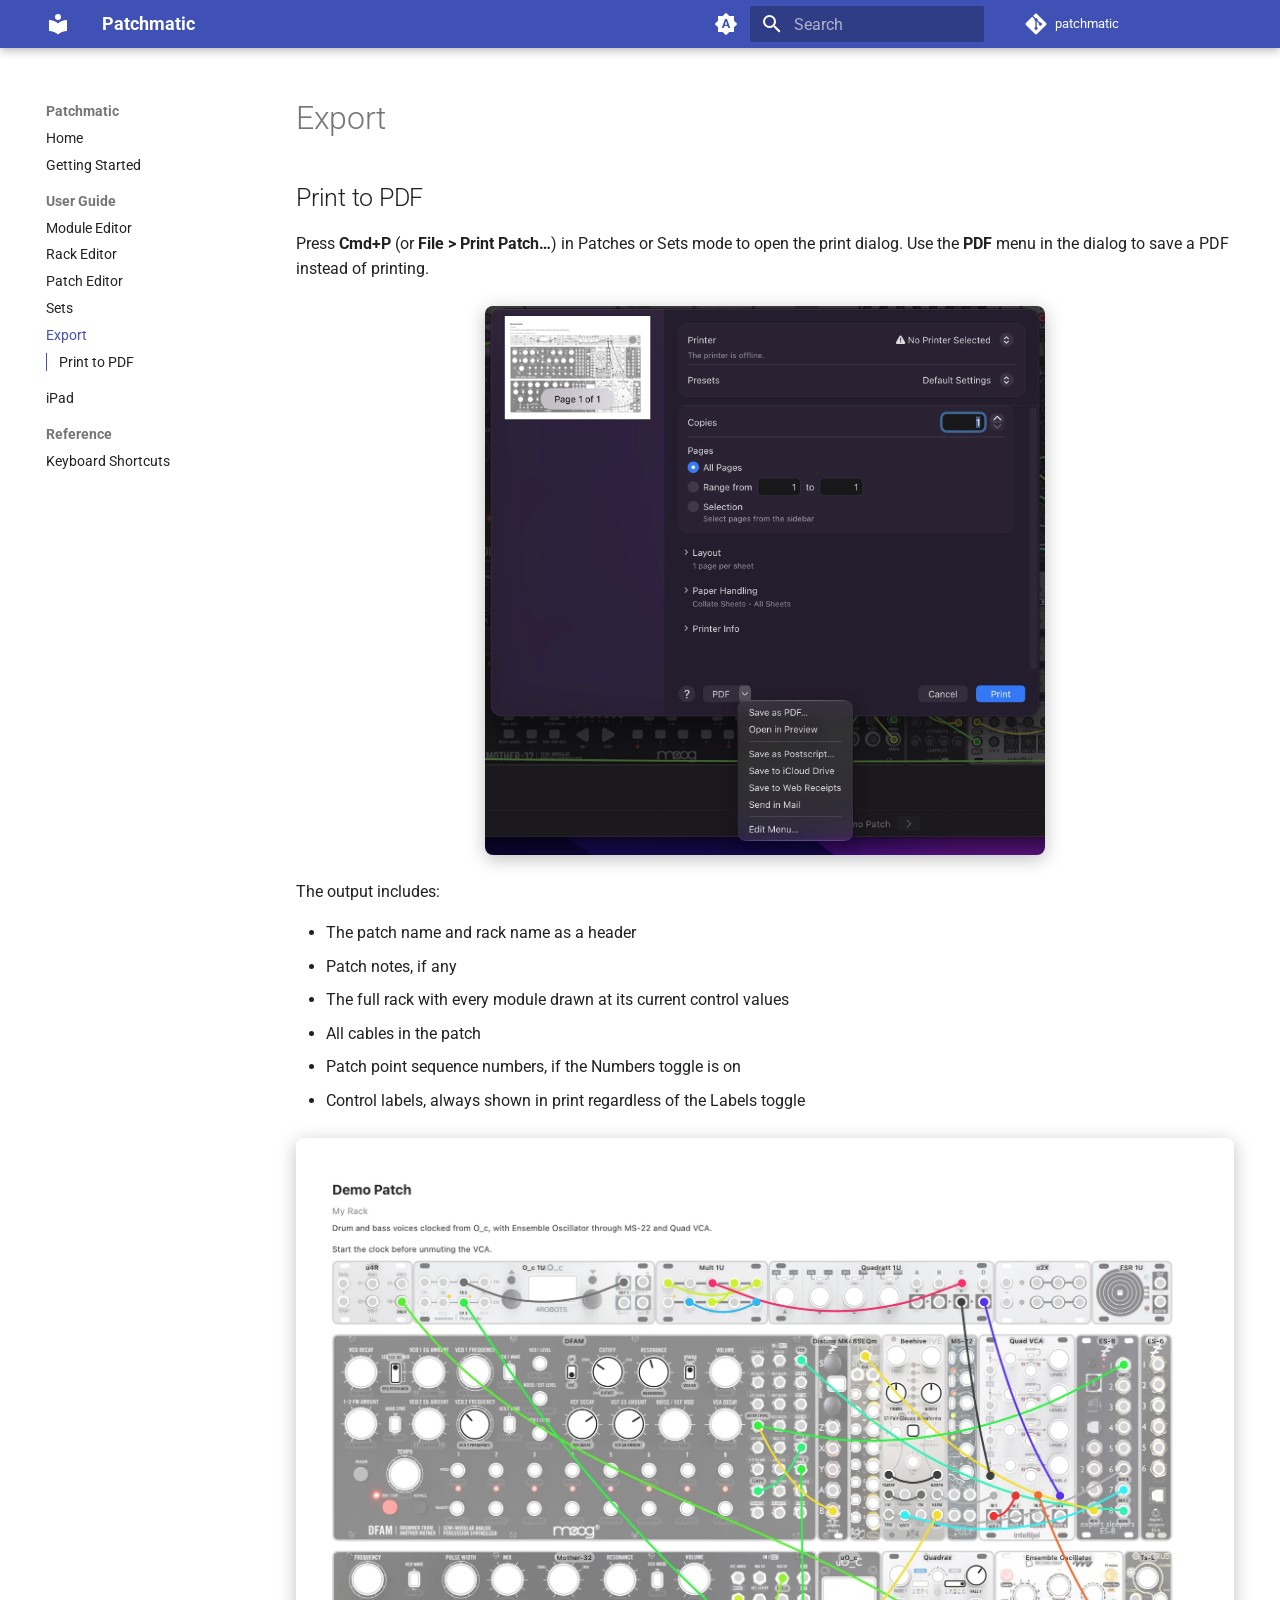
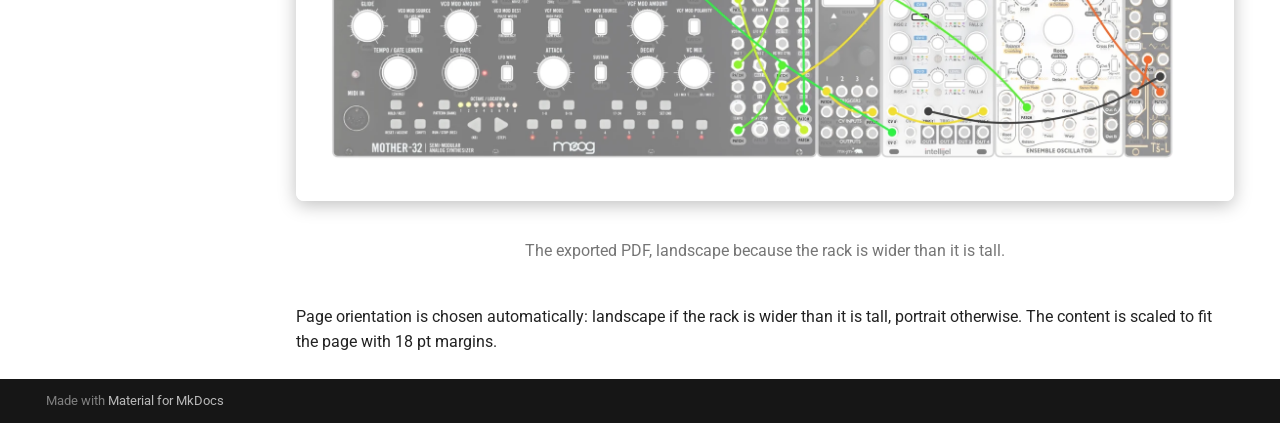
<file: guide/export/index.html>
<!doctype html>
<html lang="en" class="no-js">
  <head>
    
      <meta charset="utf-8">
      <meta name="viewport" content="width=device-width,initial-scale=1">
      
        <meta name="description" content="Print Eurorack patch sheets or save them as PDF from Patchmatic, with the full rack, cables and patch notes.">
      
      
      
        <link rel="canonical" href="https://pkyme.github.io/patchmatic/guide/export/">
      
      
        <link rel="prev" href="../sets/">
      
      
        <link rel="next" href="../ipad/">
      
      
        
      
      
      <link rel="icon" href="../../assets/images/favicon.png">
      <meta name="generator" content="mkdocs-1.6.1, mkdocs-material-9.8.1">
    
    
      
        <title>Export - Patchmatic</title>
      
    
    
      <link rel="stylesheet" href="../../assets/stylesheets/main.57a0d79d.min.css">
      
        
        <link rel="stylesheet" href="../../assets/stylesheets/palette.fb2fffe2.min.css">
      
      


    
    
      
    
    
      
        
        
        <link rel="preconnect" href="https://fonts.gstatic.com" crossorigin>
        <link rel="stylesheet" href="https://fonts.googleapis.com/css?family=Roboto:300,300i,400,400i,700,700i%7CRoboto+Mono:400,400i,700,700i&display=fallback">
        <style>:root{--md-text-font:"Roboto";--md-code-font:"Roboto Mono"}</style>
      
    
    
      <link rel="stylesheet" href="../../stylesheets/extra.css">
    
    <script>__md_scope=new URL("../..",location),__md_hash=e=>[...e].reduce(((e,_)=>(e<<5)-e+_.charCodeAt(0)),0),__md_get=(e,_=localStorage,t=__md_scope)=>JSON.parse(_.getItem(t.pathname+"."+e)),__md_set=(e,_,t=localStorage,a=__md_scope)=>{try{t.setItem(a.pathname+"."+e,JSON.stringify(_))}catch(e){}}</script>
    
      

    
    
  </head>
  
  
    
    
      
    
    
    
    
    <body dir="ltr" data-md-color-scheme="default" data-md-color-primary="indigo" data-md-color-accent="indigo">
  
    
    <input class="md-toggle" data-md-toggle="drawer" type="checkbox" id="__drawer" autocomplete="off">
    <input class="md-toggle" data-md-toggle="search" type="checkbox" id="__search" autocomplete="off">
    <label class="md-overlay" for="__drawer"></label>
    <div data-md-component="skip">
      
        
        <a href="#export" class="md-skip">
          Skip to content
        </a>
      
    </div>
    <div data-md-component="announce">
      
    </div>
    
    
      

  

<header class="md-header md-header--shadow" data-md-component="header">
  <nav class="md-header__inner md-grid" aria-label="Header">
    <a href="../.." title="Patchmatic" class="md-header__button md-logo" aria-label="Patchmatic" data-md-component="logo">
      
  
  <svg xmlns="http://www.w3.org/2000/svg" viewBox="0 0 24 24"><path d="M12 8a3 3 0 0 0 3-3 3 3 0 0 0-3-3 3 3 0 0 0-3 3 3 3 0 0 0 3 3m0 3.54C9.64 9.35 6.5 8 3 8v11c3.5 0 6.64 1.35 9 3.54 2.36-2.19 5.5-3.54 9-3.54V8c-3.5 0-6.64 1.35-9 3.54"/></svg>

    </a>
    <label class="md-header__button md-icon" for="__drawer">
      
      <svg xmlns="http://www.w3.org/2000/svg" viewBox="0 0 24 24"><path d="M3 6h18v2H3zm0 5h18v2H3zm0 5h18v2H3z"/></svg>
    </label>
    <div class="md-header__title" data-md-component="header-title">
      <div class="md-header__ellipsis">
        <div class="md-header__topic">
          <span class="md-ellipsis">
            Patchmatic
          </span>
        </div>
        <div class="md-header__topic" data-md-component="header-topic">
          <span class="md-ellipsis">
            
              Export
            
          </span>
        </div>
      </div>
    </div>
    
      
        <form class="md-header__option" data-md-component="palette">
  
    
    
    
    <input class="md-option" data-md-color-media="(prefers-color-scheme)" data-md-color-scheme="default" data-md-color-primary="indigo" data-md-color-accent="indigo"  aria-label="Switch to light mode"  type="radio" name="__palette" id="__palette_0">
    
      <label class="md-header__button md-icon" title="Switch to light mode" for="__palette_1" hidden>
        <svg xmlns="http://www.w3.org/2000/svg" viewBox="0 0 24 24"><path d="m14.3 16-.7-2h-3.2l-.7 2H7.8L11 7h2l3.2 9zM20 8.69V4h-4.69L12 .69 8.69 4H4v4.69L.69 12 4 15.31V20h4.69L12 23.31 15.31 20H20v-4.69L23.31 12zm-9.15 3.96h2.3L12 9z"/></svg>
      </label>
    
  
    
    
    
    <input class="md-option" data-md-color-media="(prefers-color-scheme: light)" data-md-color-scheme="default" data-md-color-primary="indigo" data-md-color-accent="indigo"  aria-label="Switch to dark mode"  type="radio" name="__palette" id="__palette_1">
    
      <label class="md-header__button md-icon" title="Switch to dark mode" for="__palette_2" hidden>
        <svg xmlns="http://www.w3.org/2000/svg" viewBox="0 0 24 24"><path d="M12 8a4 4 0 0 0-4 4 4 4 0 0 0 4 4 4 4 0 0 0 4-4 4 4 0 0 0-4-4m0 10a6 6 0 0 1-6-6 6 6 0 0 1 6-6 6 6 0 0 1 6 6 6 6 0 0 1-6 6m8-9.31V4h-4.69L12 .69 8.69 4H4v4.69L.69 12 4 15.31V20h4.69L12 23.31 15.31 20H20v-4.69L23.31 12z"/></svg>
      </label>
    
  
    
    
    
    <input class="md-option" data-md-color-media="(prefers-color-scheme: dark)" data-md-color-scheme="slate" data-md-color-primary="indigo" data-md-color-accent="indigo"  aria-label="Switch to system preference"  type="radio" name="__palette" id="__palette_2">
    
      <label class="md-header__button md-icon" title="Switch to system preference" for="__palette_0" hidden>
        <svg xmlns="http://www.w3.org/2000/svg" viewBox="0 0 24 24"><path d="M12 18c-.89 0-1.74-.2-2.5-.55C11.56 16.5 13 14.42 13 12s-1.44-4.5-3.5-5.45C10.26 6.2 11.11 6 12 6a6 6 0 0 1 6 6 6 6 0 0 1-6 6m8-9.31V4h-4.69L12 .69 8.69 4H4v4.69L.69 12 4 15.31V20h4.69L12 23.31 15.31 20H20v-4.69L23.31 12z"/></svg>
      </label>
    
  
</form>
      
    
    
      <script>var palette=__md_get("__palette");if(palette&&palette.color){if("(prefers-color-scheme)"===palette.color.media){var media=matchMedia("(prefers-color-scheme: light)"),input=document.querySelector(media.matches?"[data-md-color-media='(prefers-color-scheme: light)']":"[data-md-color-media='(prefers-color-scheme: dark)']");palette.color.media=input.getAttribute("data-md-color-media"),palette.color.scheme=input.getAttribute("data-md-color-scheme"),palette.color.primary=input.getAttribute("data-md-color-primary"),palette.color.accent=input.getAttribute("data-md-color-accent")}for(var[key,value]of Object.entries(palette.color))document.body.setAttribute("data-md-color-"+key,value)}</script>
    
    
    
      
      
        <label class="md-header__button md-icon" for="__search">
          
          <svg xmlns="http://www.w3.org/2000/svg" viewBox="0 0 24 24"><path d="M9.5 3A6.5 6.5 0 0 1 16 9.5c0 1.61-.59 3.09-1.56 4.23l.27.27h.79l5 5-1.5 1.5-5-5v-.79l-.27-.27A6.52 6.52 0 0 1 9.5 16 6.5 6.5 0 0 1 3 9.5 6.5 6.5 0 0 1 9.5 3m0 2C7 5 5 7 5 9.5S7 14 9.5 14 14 12 14 9.5 12 5 9.5 5"/></svg>
        </label>
        <div class="md-search" data-md-component="search" role="dialog">
  <label class="md-search__overlay" for="__search"></label>
  <div class="md-search__inner" role="search">
    <form class="md-search__form" name="search">
      <input type="text" class="md-search__input" name="query" aria-label="Search" placeholder="Search" autocapitalize="off" autocorrect="off" autocomplete="off" spellcheck="false" data-md-component="search-query" required>
      <label class="md-search__icon md-icon" for="__search">
        
        <svg xmlns="http://www.w3.org/2000/svg" viewBox="0 0 24 24"><path d="M9.5 3A6.5 6.5 0 0 1 16 9.5c0 1.61-.59 3.09-1.56 4.23l.27.27h.79l5 5-1.5 1.5-5-5v-.79l-.27-.27A6.52 6.52 0 0 1 9.5 16 6.5 6.5 0 0 1 3 9.5 6.5 6.5 0 0 1 9.5 3m0 2C7 5 5 7 5 9.5S7 14 9.5 14 14 12 14 9.5 12 5 9.5 5"/></svg>
        
        <svg xmlns="http://www.w3.org/2000/svg" viewBox="0 0 24 24"><path d="M20 11v2H8l5.5 5.5-1.42 1.42L4.16 12l7.92-7.92L13.5 5.5 8 11z"/></svg>
      </label>
      <nav class="md-search__options" aria-label="Search">
        
        <button type="reset" class="md-search__icon md-icon" title="Clear" aria-label="Clear" tabindex="-1">
          
          <svg xmlns="http://www.w3.org/2000/svg" viewBox="0 0 24 24"><path d="M19 6.41 17.59 5 12 10.59 6.41 5 5 6.41 10.59 12 5 17.59 6.41 19 12 13.41 17.59 19 19 17.59 13.41 12z"/></svg>
        </button>
      </nav>
      
    </form>
    <div class="md-search__output">
      <div class="md-search__scrollwrap" tabindex="0" data-md-scrollfix>
        <div class="md-search-result" data-md-component="search-result">
          <div class="md-search-result__meta">
            Initializing search
          </div>
          <ol class="md-search-result__list" role="presentation"></ol>
        </div>
      </div>
    </div>
  </div>
</div>
      
    
    
      <div class="md-header__source">
        <a href="https://github.com/pkyme/patchmatic" title="Go to repository" class="md-source" data-md-component="source">
  <div class="md-source__icon md-icon">
    
    <svg xmlns="http://www.w3.org/2000/svg" viewBox="0 0 448 512"><!--! Font Awesome Free 7.1.0 by @fontawesome - https://fontawesome.com License - https://fontawesome.com/license/free (Icons: CC BY 4.0, Fonts: SIL OFL 1.1, Code: MIT License) Copyright 2025 Fonticons, Inc.--><path d="M439.6 236.1 244 40.5c-5.4-5.5-12.8-8.5-20.4-8.5s-15 3-20.4 8.4L162.5 81l51.5 51.5c27.1-9.1 52.7 16.8 43.4 43.7l49.7 49.7c34.2-11.8 61.2 31 35.5 56.7-26.5 26.5-70.2-2.9-56-37.3L240.3 199v121.9c25.3 12.5 22.3 41.8 9.1 55-6.4 6.4-15.2 10.1-24.3 10.1s-17.8-3.6-24.3-10.1c-17.6-17.6-11.1-46.9 11.2-56v-123c-20.8-8.5-24.6-30.7-18.6-45L142.6 101 8.5 235.1C3 240.6 0 247.9 0 255.5s3 15 8.5 20.4l195.6 195.7c5.4 5.4 12.7 8.4 20.4 8.4s15-3 20.4-8.4l194.7-194.7c5.4-5.4 8.4-12.8 8.4-20.4s-3-15-8.4-20.4"/></svg>
  </div>
  <div class="md-source__repository">
    patchmatic
  </div>
</a>
      </div>
    
  </nav>
  
</header>
    
    <div class="md-container" data-md-component="container">
      
      
        
          
        
      
      <main class="md-main" data-md-component="main">
        <div class="md-main__inner md-grid">
          
            
              
              <div class="md-sidebar md-sidebar--primary" data-md-component="sidebar" data-md-type="navigation" >
                <div class="md-sidebar__scrollwrap">
                  <div class="md-sidebar__inner">
                    



  

<nav class="md-nav md-nav--primary md-nav--integrated" aria-label="Navigation" data-md-level="0">
  <label class="md-nav__title" for="__drawer">
    <a href="../.." title="Patchmatic" class="md-nav__button md-logo" aria-label="Patchmatic" data-md-component="logo">
      
  
  <svg xmlns="http://www.w3.org/2000/svg" viewBox="0 0 24 24"><path d="M12 8a3 3 0 0 0 3-3 3 3 0 0 0-3-3 3 3 0 0 0-3 3 3 3 0 0 0 3 3m0 3.54C9.64 9.35 6.5 8 3 8v11c3.5 0 6.64 1.35 9 3.54 2.36-2.19 5.5-3.54 9-3.54V8c-3.5 0-6.64 1.35-9 3.54"/></svg>

    </a>
    Patchmatic
  </label>
  
    <div class="md-nav__source">
      <a href="https://github.com/pkyme/patchmatic" title="Go to repository" class="md-source" data-md-component="source">
  <div class="md-source__icon md-icon">
    
    <svg xmlns="http://www.w3.org/2000/svg" viewBox="0 0 448 512"><!--! Font Awesome Free 7.1.0 by @fontawesome - https://fontawesome.com License - https://fontawesome.com/license/free (Icons: CC BY 4.0, Fonts: SIL OFL 1.1, Code: MIT License) Copyright 2025 Fonticons, Inc.--><path d="M439.6 236.1 244 40.5c-5.4-5.5-12.8-8.5-20.4-8.5s-15 3-20.4 8.4L162.5 81l51.5 51.5c27.1-9.1 52.7 16.8 43.4 43.7l49.7 49.7c34.2-11.8 61.2 31 35.5 56.7-26.5 26.5-70.2-2.9-56-37.3L240.3 199v121.9c25.3 12.5 22.3 41.8 9.1 55-6.4 6.4-15.2 10.1-24.3 10.1s-17.8-3.6-24.3-10.1c-17.6-17.6-11.1-46.9 11.2-56v-123c-20.8-8.5-24.6-30.7-18.6-45L142.6 101 8.5 235.1C3 240.6 0 247.9 0 255.5s3 15 8.5 20.4l195.6 195.7c5.4 5.4 12.7 8.4 20.4 8.4s15-3 20.4-8.4l194.7-194.7c5.4-5.4 8.4-12.8 8.4-20.4s-3-15-8.4-20.4"/></svg>
  </div>
  <div class="md-source__repository">
    patchmatic
  </div>
</a>
    </div>
  
  <ul class="md-nav__list" data-md-scrollfix>
    
      
      
  
  
  
  
    <li class="md-nav__item">
      <a href="../.." class="md-nav__link">
        
  
  
  <span class="md-ellipsis">
    
  
    Home
  

    
  </span>
  
  

      </a>
    </li>
  

    
      
      
  
  
  
  
    <li class="md-nav__item">
      <a href="../../getting-started/" class="md-nav__link">
        
  
  
  <span class="md-ellipsis">
    
  
    Getting Started
  

    
  </span>
  
  

      </a>
    </li>
  

    
      
      
  
  
    
  
  
  
    
    
    
    
      
        
        
      
    
    
    <li class="md-nav__item md-nav__item--active md-nav__item--section md-nav__item--nested">
      
        
        
        <input class="md-nav__toggle md-toggle " type="checkbox" id="__nav_3" checked>
        
          
          <label class="md-nav__link" for="__nav_3" id="__nav_3_label" tabindex="">
            
  
  
  <span class="md-ellipsis">
    
  
    User Guide
  

    
  </span>
  
  

            <span class="md-nav__icon md-icon"></span>
          </label>
        
        <nav class="md-nav" data-md-level="1" aria-labelledby="__nav_3_label" aria-expanded="true">
          <label class="md-nav__title" for="__nav_3">
            <span class="md-nav__icon md-icon"></span>
            
  
    User Guide
  

          </label>
          <ul class="md-nav__list" data-md-scrollfix>
            
              
                
  
  
  
  
    <li class="md-nav__item">
      <a href="../module-editor/" class="md-nav__link">
        
  
  
  <span class="md-ellipsis">
    
  
    Module Editor
  

    
  </span>
  
  

      </a>
    </li>
  

              
            
              
                
  
  
  
  
    <li class="md-nav__item">
      <a href="../rack-editor/" class="md-nav__link">
        
  
  
  <span class="md-ellipsis">
    
  
    Rack Editor
  

    
  </span>
  
  

      </a>
    </li>
  

              
            
              
                
  
  
  
  
    <li class="md-nav__item">
      <a href="../patch-editor/" class="md-nav__link">
        
  
  
  <span class="md-ellipsis">
    
  
    Patch Editor
  

    
  </span>
  
  

      </a>
    </li>
  

              
            
              
                
  
  
  
  
    <li class="md-nav__item">
      <a href="../sets/" class="md-nav__link">
        
  
  
  <span class="md-ellipsis">
    
  
    Sets
  

    
  </span>
  
  

      </a>
    </li>
  

              
            
              
                
  
  
    
  
  
  
    <li class="md-nav__item md-nav__item--active">
      
      <input class="md-nav__toggle md-toggle" type="checkbox" id="__toc">
      
      
        
      
      
        <label class="md-nav__link md-nav__link--active" for="__toc">
          
  
  
  <span class="md-ellipsis">
    
  
    Export
  

    
  </span>
  
  

          <span class="md-nav__icon md-icon"></span>
        </label>
      
      <a href="./" class="md-nav__link md-nav__link--active">
        
  
  
  <span class="md-ellipsis">
    
  
    Export
  

    
  </span>
  
  

      </a>
      
        

<nav class="md-nav md-nav--secondary" aria-label="Table of contents">
  
  
  
    
  
  
    <label class="md-nav__title" for="__toc">
      <span class="md-nav__icon md-icon"></span>
      Table of contents
    </label>
    <ul class="md-nav__list" data-md-component="toc" data-md-scrollfix>
      
        <li class="md-nav__item">
  <a href="#print-to-pdf" class="md-nav__link">
    <span class="md-ellipsis">
      
        Print to PDF
      
    </span>
  </a>
  
</li>
      
    </ul>
  
</nav>
      
    </li>
  

              
            
              
                
  
  
  
  
    <li class="md-nav__item">
      <a href="../ipad/" class="md-nav__link">
        
  
  
  <span class="md-ellipsis">
    
  
    iPad
  

    
  </span>
  
  

      </a>
    </li>
  

              
            
          </ul>
        </nav>
      
    </li>
  

    
      
      
  
  
  
  
    
    
    
    
      
        
        
      
    
    
    <li class="md-nav__item md-nav__item--section md-nav__item--nested">
      
        
        
        <input class="md-nav__toggle md-toggle " type="checkbox" id="__nav_4" >
        
          
          <label class="md-nav__link" for="__nav_4" id="__nav_4_label" tabindex="">
            
  
  
  <span class="md-ellipsis">
    
  
    Reference
  

    
  </span>
  
  

            <span class="md-nav__icon md-icon"></span>
          </label>
        
        <nav class="md-nav" data-md-level="1" aria-labelledby="__nav_4_label" aria-expanded="false">
          <label class="md-nav__title" for="__nav_4">
            <span class="md-nav__icon md-icon"></span>
            
  
    Reference
  

          </label>
          <ul class="md-nav__list" data-md-scrollfix>
            
              
                
  
  
  
  
    <li class="md-nav__item">
      <a href="../../reference/keyboard-shortcuts/" class="md-nav__link">
        
  
  
  <span class="md-ellipsis">
    
  
    Keyboard Shortcuts
  

    
  </span>
  
  

      </a>
    </li>
  

              
            
          </ul>
        </nav>
      
    </li>
  

    
  </ul>
</nav>
                  </div>
                </div>
              </div>
            
            
          
          
            <div class="md-content" data-md-component="content">
              
              <article class="md-content__inner md-typeset">
                
                  


  
  


<h1 id="export">Export<a class="headerlink" href="#export" title="Permanent link">&para;</a></h1>
<h2 id="print-to-pdf">Print to PDF<a class="headerlink" href="#print-to-pdf" title="Permanent link">&para;</a></h2>
<p>Press <strong>Cmd+P</strong> (or <strong>File &gt; Print Patch…</strong>) in Patches or Sets mode to open the print dialog. Use the <strong>PDF</strong> menu in the dialog to save a PDF instead of printing.</p>
<figure>
  <img alt="Print dialog with the PDF menu open" src="../../images/export/print_dialog.webp" width="560" />
</figure>
<p>The output includes:</p>
<ul>
<li>The patch name and rack name as a header</li>
<li>Patch notes, if any</li>
<li>The full rack with every module drawn at its current control values</li>
<li>All cables in the patch</li>
<li>Patch point sequence numbers, if the Numbers toggle is on</li>
<li>Control labels, always shown in print regardless of the Labels toggle</li>
</ul>
<figure>
  <img alt="Exported PDF of a patch" src="../../images/export/pdf.webp" />
<br />
<figcaption>The exported PDF, landscape because the rack is wider than it is tall.</figcaption>
</figure>
<p>Page orientation is chosen automatically: landscape if the rack is wider than it is tall, portrait otherwise. The content is scaled to fit the page with 18 pt margins.</p>







  
  






                
              </article>
            </div>
          
          
<script>var target=document.getElementById(location.hash.slice(1));target&&target.name&&(target.checked=target.name.startsWith("__tabbed_"))</script>
        </div>
        
          <button type="button" class="md-top md-icon" data-md-component="top" hidden>
  
  <svg xmlns="http://www.w3.org/2000/svg" viewBox="0 0 24 24"><path d="M13 20h-2V8l-5.5 5.5-1.42-1.42L12 4.16l7.92 7.92-1.42 1.42L13 8z"/></svg>
  Back to top
</button>
        
      </main>
      
        <footer class="md-footer">
  
  <div class="md-footer-meta md-typeset">
    <div class="md-footer-meta__inner md-grid">
      <div class="md-copyright">
  
  
    Made with
    <a href="https://squidfunk.github.io/mkdocs-material/" target="_blank" rel="noopener">
      Material for MkDocs
    </a>
  
</div>
      
    </div>
  </div>
</footer>
      
    </div>
    <div class="md-dialog" data-md-component="dialog">
      <div class="md-dialog__inner md-typeset"></div>
    </div>
    
    
    
      
      
      <script id="__config" type="application/json">{"annotate": null, "base": "../..", "features": ["navigation.sections", "navigation.top", "toc.integrate"], "search": "../../assets/javascripts/workers/search.a7633da7.min.js", "tags": null, "translations": {"clipboard.copied": "Copied to clipboard", "clipboard.copy": "Copy to clipboard", "search.result.more.one": "1 more on this page", "search.result.more.other": "# more on this page", "search.result.none": "No matching documents", "search.result.one": "1 matching document", "search.result.other": "# matching documents", "search.result.placeholder": "Type to start searching", "search.result.term.missing": "Missing", "select.version": "Select version"}, "version": null}</script>
    
    
      <script src="../../assets/javascripts/bundle.a5f9d56c.min.js"></script>
      
    
  </body>
</html>
</file>
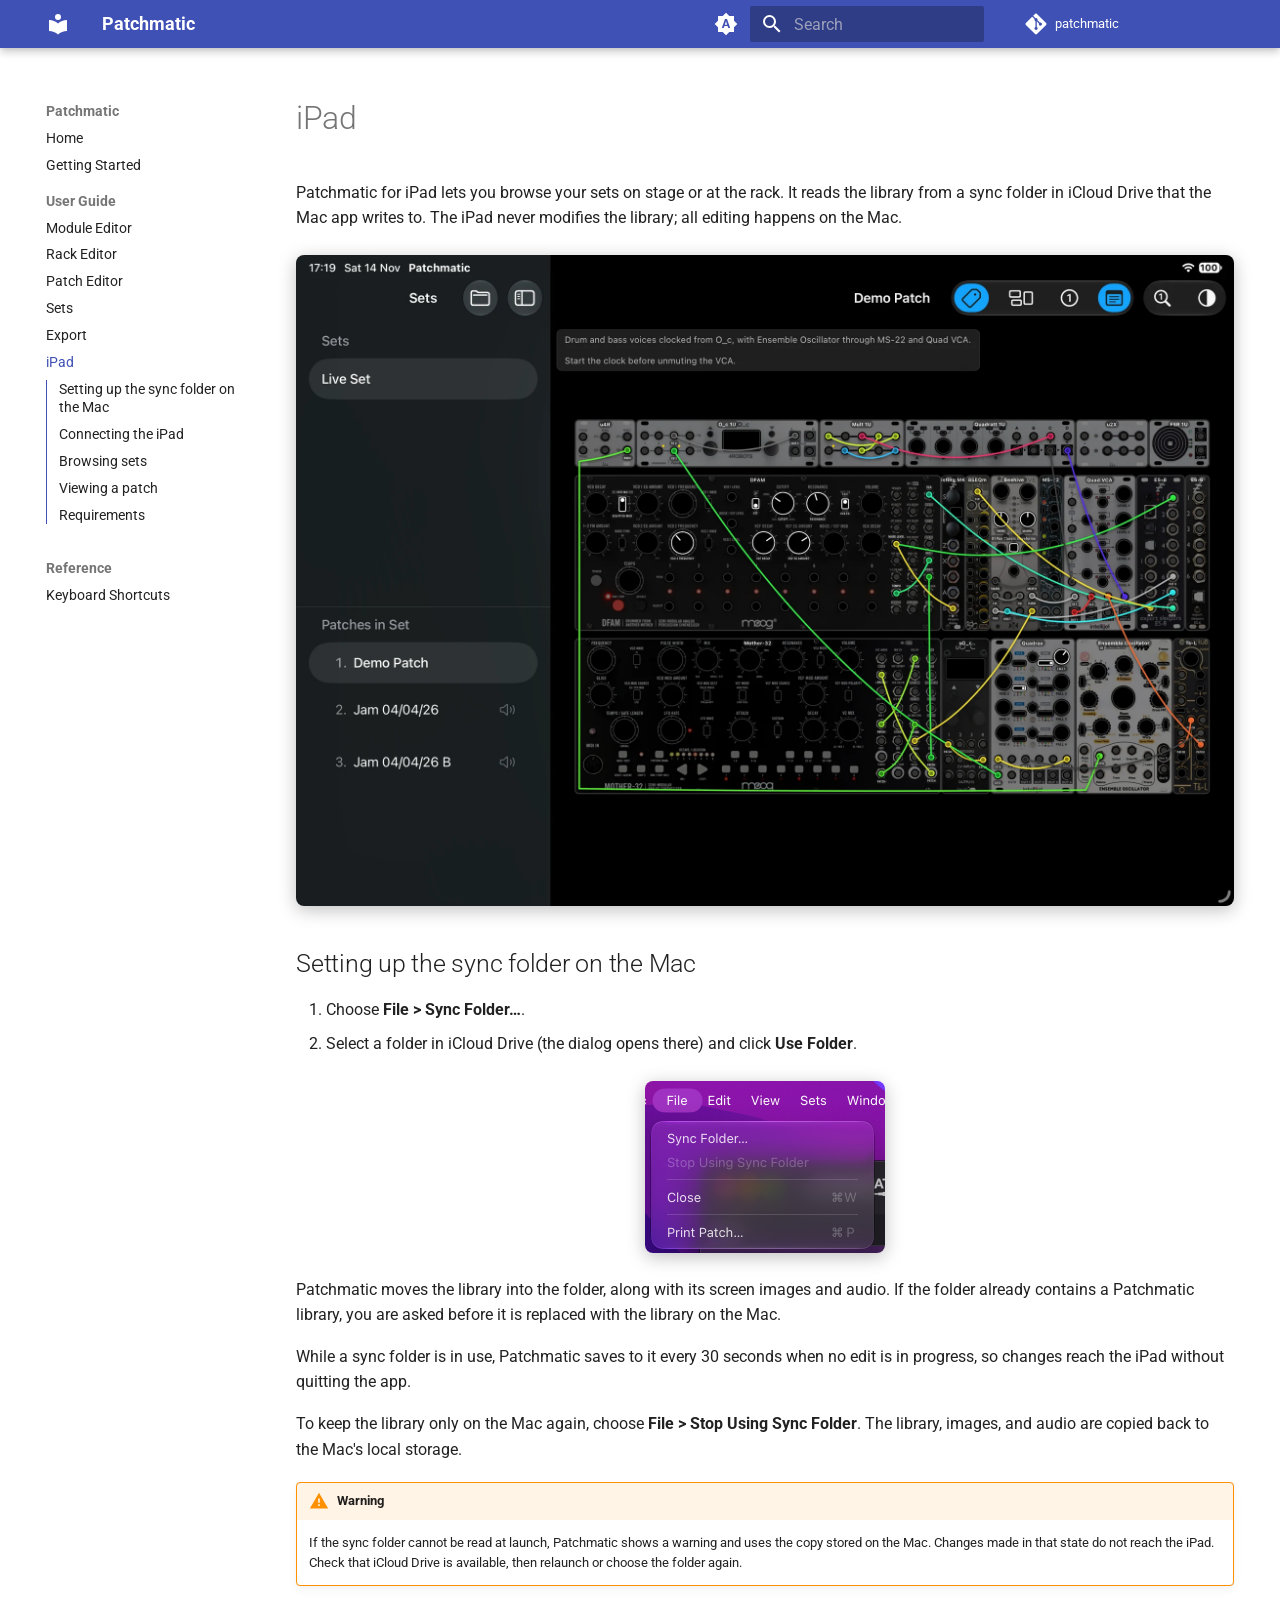
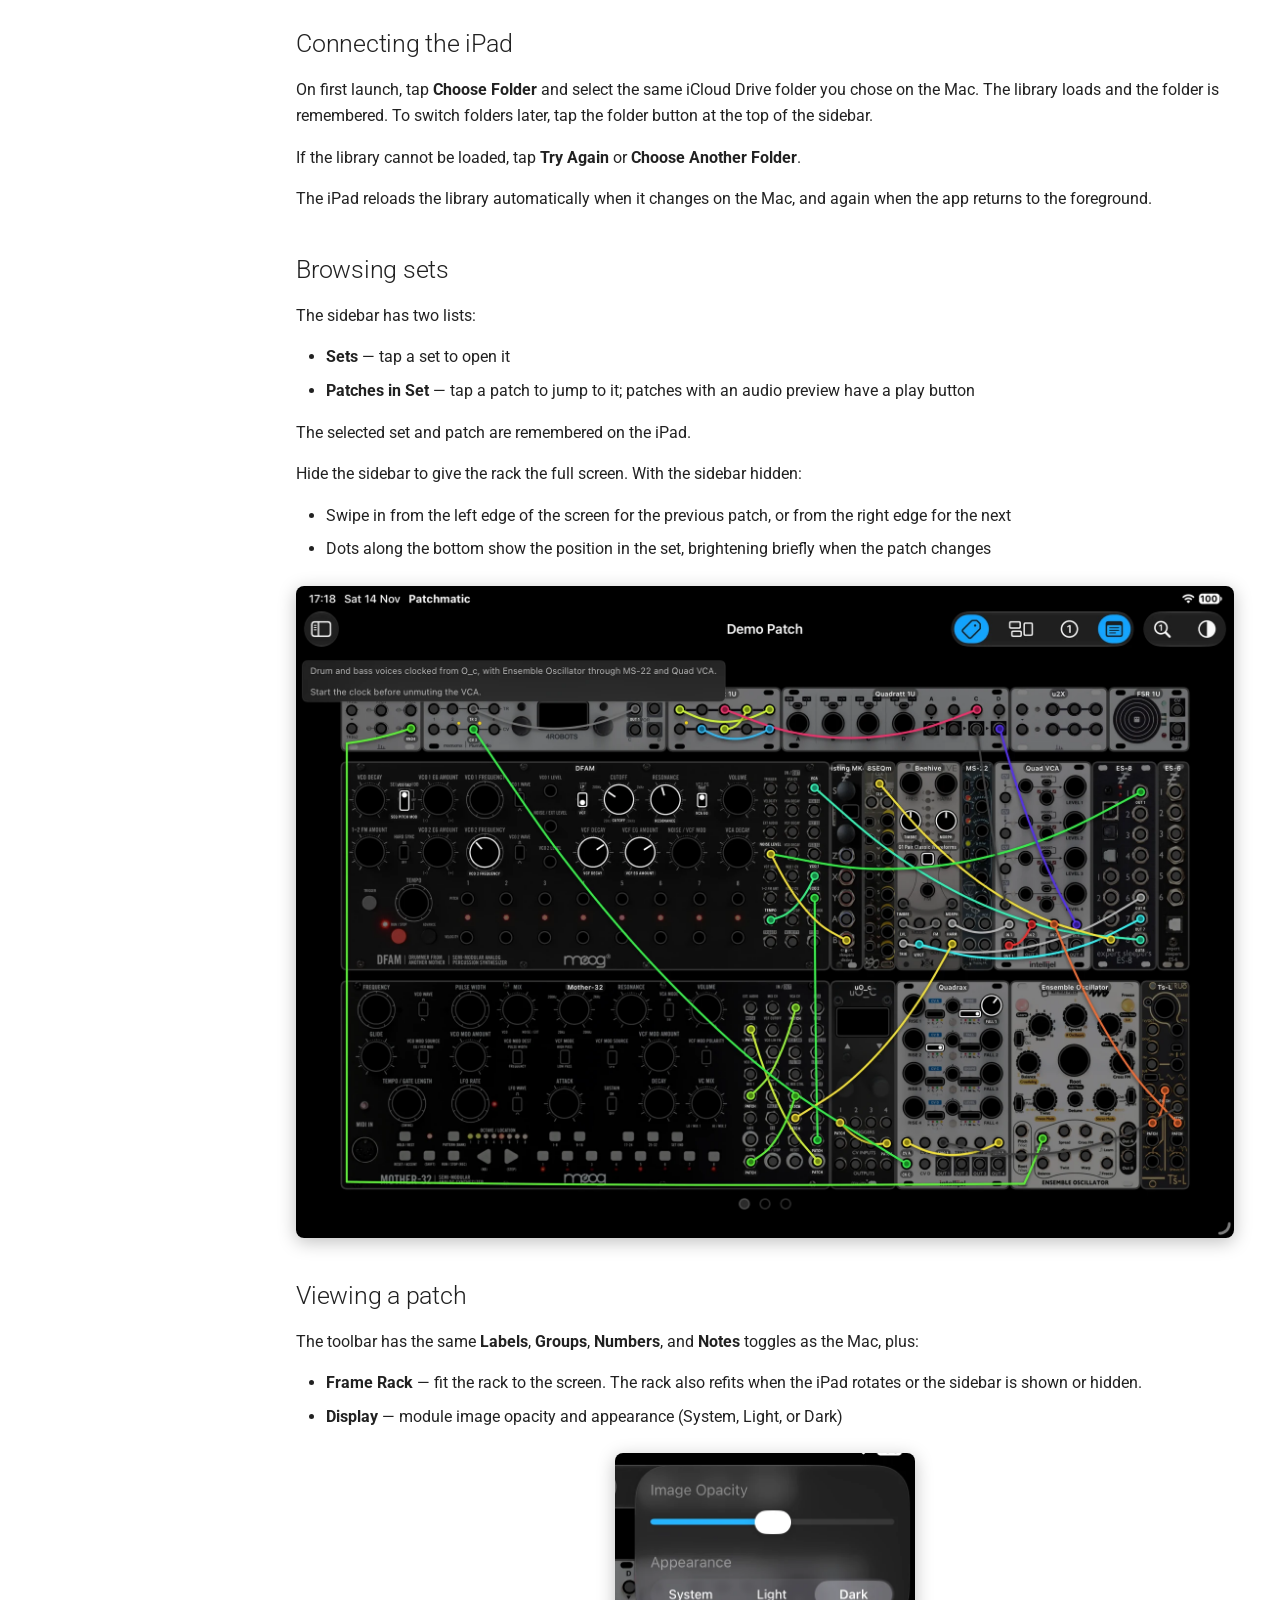
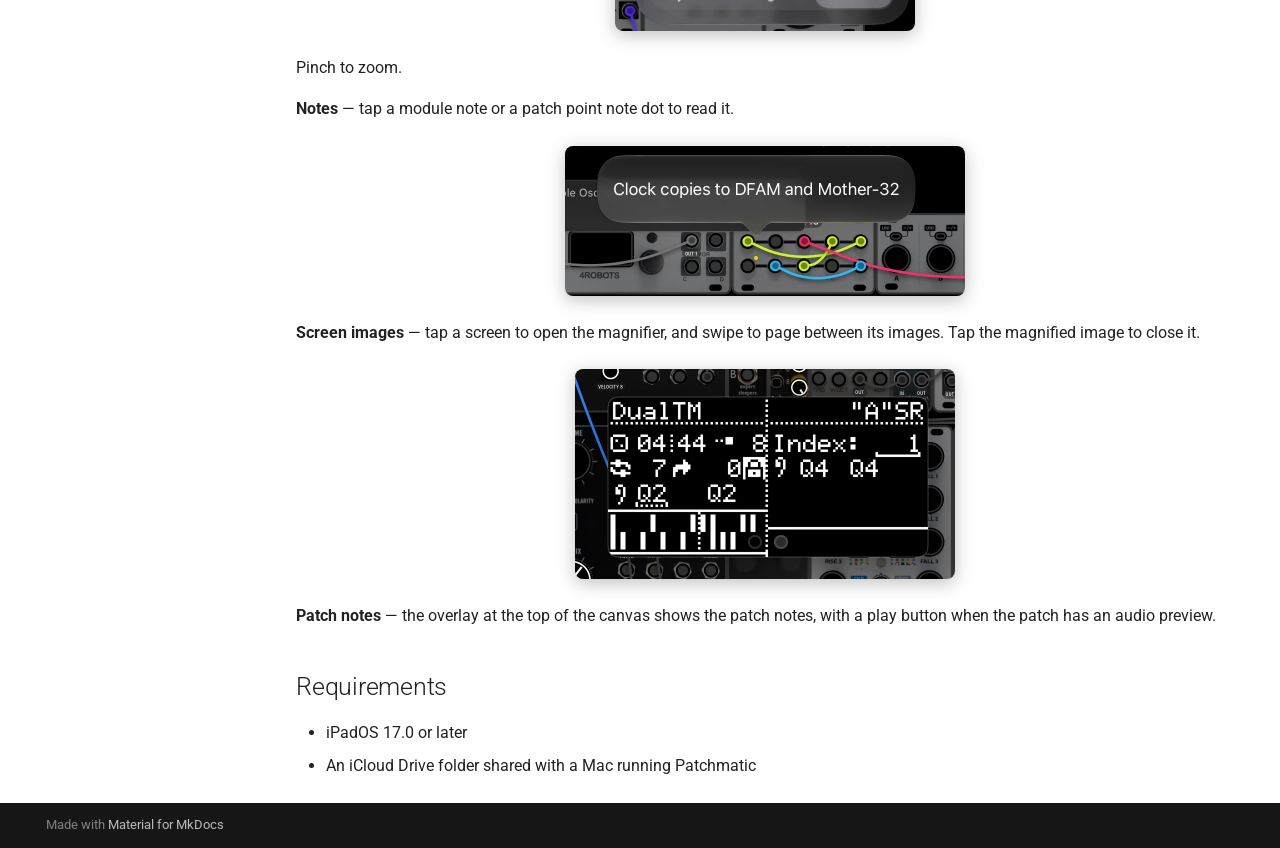
<file: guide/ipad/index.html>
<!doctype html>
<html lang="en" class="no-js">
  <head>
    
      <meta charset="utf-8">
      <meta name="viewport" content="width=device-width,initial-scale=1">
      
        <meta name="description" content="View your Eurorack patch sets on iPad with Patchmatic, synced from the Mac through an iCloud Drive folder.">
      
      
      
        <link rel="canonical" href="https://pkyme.github.io/patchmatic/guide/ipad/">
      
      
        <link rel="prev" href="../export/">
      
      
        <link rel="next" href="../../reference/keyboard-shortcuts/">
      
      
        
      
      
      <link rel="icon" href="../../assets/images/favicon.png">
      <meta name="generator" content="mkdocs-1.6.1, mkdocs-material-9.8.1">
    
    
      
        <title>iPad - Patchmatic</title>
      
    
    
      <link rel="stylesheet" href="../../assets/stylesheets/main.57a0d79d.min.css">
      
        
        <link rel="stylesheet" href="../../assets/stylesheets/palette.fb2fffe2.min.css">
      
      


    
    
      
    
    
      
        
        
        <link rel="preconnect" href="https://fonts.gstatic.com" crossorigin>
        <link rel="stylesheet" href="https://fonts.googleapis.com/css?family=Roboto:300,300i,400,400i,700,700i%7CRoboto+Mono:400,400i,700,700i&display=fallback">
        <style>:root{--md-text-font:"Roboto";--md-code-font:"Roboto Mono"}</style>
      
    
    
      <link rel="stylesheet" href="../../stylesheets/extra.css">
    
    <script>__md_scope=new URL("../..",location),__md_hash=e=>[...e].reduce(((e,_)=>(e<<5)-e+_.charCodeAt(0)),0),__md_get=(e,_=localStorage,t=__md_scope)=>JSON.parse(_.getItem(t.pathname+"."+e)),__md_set=(e,_,t=localStorage,a=__md_scope)=>{try{t.setItem(a.pathname+"."+e,JSON.stringify(_))}catch(e){}}</script>
    
      

    
    
  </head>
  
  
    
    
      
    
    
    
    
    <body dir="ltr" data-md-color-scheme="default" data-md-color-primary="indigo" data-md-color-accent="indigo">
  
    
    <input class="md-toggle" data-md-toggle="drawer" type="checkbox" id="__drawer" autocomplete="off">
    <input class="md-toggle" data-md-toggle="search" type="checkbox" id="__search" autocomplete="off">
    <label class="md-overlay" for="__drawer"></label>
    <div data-md-component="skip">
      
        
        <a href="#ipad" class="md-skip">
          Skip to content
        </a>
      
    </div>
    <div data-md-component="announce">
      
    </div>
    
    
      

  

<header class="md-header md-header--shadow" data-md-component="header">
  <nav class="md-header__inner md-grid" aria-label="Header">
    <a href="../.." title="Patchmatic" class="md-header__button md-logo" aria-label="Patchmatic" data-md-component="logo">
      
  
  <svg xmlns="http://www.w3.org/2000/svg" viewBox="0 0 24 24"><path d="M12 8a3 3 0 0 0 3-3 3 3 0 0 0-3-3 3 3 0 0 0-3 3 3 3 0 0 0 3 3m0 3.54C9.64 9.35 6.5 8 3 8v11c3.5 0 6.64 1.35 9 3.54 2.36-2.19 5.5-3.54 9-3.54V8c-3.5 0-6.64 1.35-9 3.54"/></svg>

    </a>
    <label class="md-header__button md-icon" for="__drawer">
      
      <svg xmlns="http://www.w3.org/2000/svg" viewBox="0 0 24 24"><path d="M3 6h18v2H3zm0 5h18v2H3zm0 5h18v2H3z"/></svg>
    </label>
    <div class="md-header__title" data-md-component="header-title">
      <div class="md-header__ellipsis">
        <div class="md-header__topic">
          <span class="md-ellipsis">
            Patchmatic
          </span>
        </div>
        <div class="md-header__topic" data-md-component="header-topic">
          <span class="md-ellipsis">
            
              iPad
            
          </span>
        </div>
      </div>
    </div>
    
      
        <form class="md-header__option" data-md-component="palette">
  
    
    
    
    <input class="md-option" data-md-color-media="(prefers-color-scheme)" data-md-color-scheme="default" data-md-color-primary="indigo" data-md-color-accent="indigo"  aria-label="Switch to light mode"  type="radio" name="__palette" id="__palette_0">
    
      <label class="md-header__button md-icon" title="Switch to light mode" for="__palette_1" hidden>
        <svg xmlns="http://www.w3.org/2000/svg" viewBox="0 0 24 24"><path d="m14.3 16-.7-2h-3.2l-.7 2H7.8L11 7h2l3.2 9zM20 8.69V4h-4.69L12 .69 8.69 4H4v4.69L.69 12 4 15.31V20h4.69L12 23.31 15.31 20H20v-4.69L23.31 12zm-9.15 3.96h2.3L12 9z"/></svg>
      </label>
    
  
    
    
    
    <input class="md-option" data-md-color-media="(prefers-color-scheme: light)" data-md-color-scheme="default" data-md-color-primary="indigo" data-md-color-accent="indigo"  aria-label="Switch to dark mode"  type="radio" name="__palette" id="__palette_1">
    
      <label class="md-header__button md-icon" title="Switch to dark mode" for="__palette_2" hidden>
        <svg xmlns="http://www.w3.org/2000/svg" viewBox="0 0 24 24"><path d="M12 8a4 4 0 0 0-4 4 4 4 0 0 0 4 4 4 4 0 0 0 4-4 4 4 0 0 0-4-4m0 10a6 6 0 0 1-6-6 6 6 0 0 1 6-6 6 6 0 0 1 6 6 6 6 0 0 1-6 6m8-9.31V4h-4.69L12 .69 8.69 4H4v4.69L.69 12 4 15.31V20h4.69L12 23.31 15.31 20H20v-4.69L23.31 12z"/></svg>
      </label>
    
  
    
    
    
    <input class="md-option" data-md-color-media="(prefers-color-scheme: dark)" data-md-color-scheme="slate" data-md-color-primary="indigo" data-md-color-accent="indigo"  aria-label="Switch to system preference"  type="radio" name="__palette" id="__palette_2">
    
      <label class="md-header__button md-icon" title="Switch to system preference" for="__palette_0" hidden>
        <svg xmlns="http://www.w3.org/2000/svg" viewBox="0 0 24 24"><path d="M12 18c-.89 0-1.74-.2-2.5-.55C11.56 16.5 13 14.42 13 12s-1.44-4.5-3.5-5.45C10.26 6.2 11.11 6 12 6a6 6 0 0 1 6 6 6 6 0 0 1-6 6m8-9.31V4h-4.69L12 .69 8.69 4H4v4.69L.69 12 4 15.31V20h4.69L12 23.31 15.31 20H20v-4.69L23.31 12z"/></svg>
      </label>
    
  
</form>
      
    
    
      <script>var palette=__md_get("__palette");if(palette&&palette.color){if("(prefers-color-scheme)"===palette.color.media){var media=matchMedia("(prefers-color-scheme: light)"),input=document.querySelector(media.matches?"[data-md-color-media='(prefers-color-scheme: light)']":"[data-md-color-media='(prefers-color-scheme: dark)']");palette.color.media=input.getAttribute("data-md-color-media"),palette.color.scheme=input.getAttribute("data-md-color-scheme"),palette.color.primary=input.getAttribute("data-md-color-primary"),palette.color.accent=input.getAttribute("data-md-color-accent")}for(var[key,value]of Object.entries(palette.color))document.body.setAttribute("data-md-color-"+key,value)}</script>
    
    
    
      
      
        <label class="md-header__button md-icon" for="__search">
          
          <svg xmlns="http://www.w3.org/2000/svg" viewBox="0 0 24 24"><path d="M9.5 3A6.5 6.5 0 0 1 16 9.5c0 1.61-.59 3.09-1.56 4.23l.27.27h.79l5 5-1.5 1.5-5-5v-.79l-.27-.27A6.52 6.52 0 0 1 9.5 16 6.5 6.5 0 0 1 3 9.5 6.5 6.5 0 0 1 9.5 3m0 2C7 5 5 7 5 9.5S7 14 9.5 14 14 12 14 9.5 12 5 9.5 5"/></svg>
        </label>
        <div class="md-search" data-md-component="search" role="dialog">
  <label class="md-search__overlay" for="__search"></label>
  <div class="md-search__inner" role="search">
    <form class="md-search__form" name="search">
      <input type="text" class="md-search__input" name="query" aria-label="Search" placeholder="Search" autocapitalize="off" autocorrect="off" autocomplete="off" spellcheck="false" data-md-component="search-query" required>
      <label class="md-search__icon md-icon" for="__search">
        
        <svg xmlns="http://www.w3.org/2000/svg" viewBox="0 0 24 24"><path d="M9.5 3A6.5 6.5 0 0 1 16 9.5c0 1.61-.59 3.09-1.56 4.23l.27.27h.79l5 5-1.5 1.5-5-5v-.79l-.27-.27A6.52 6.52 0 0 1 9.5 16 6.5 6.5 0 0 1 3 9.5 6.5 6.5 0 0 1 9.5 3m0 2C7 5 5 7 5 9.5S7 14 9.5 14 14 12 14 9.5 12 5 9.5 5"/></svg>
        
        <svg xmlns="http://www.w3.org/2000/svg" viewBox="0 0 24 24"><path d="M20 11v2H8l5.5 5.5-1.42 1.42L4.16 12l7.92-7.92L13.5 5.5 8 11z"/></svg>
      </label>
      <nav class="md-search__options" aria-label="Search">
        
        <button type="reset" class="md-search__icon md-icon" title="Clear" aria-label="Clear" tabindex="-1">
          
          <svg xmlns="http://www.w3.org/2000/svg" viewBox="0 0 24 24"><path d="M19 6.41 17.59 5 12 10.59 6.41 5 5 6.41 10.59 12 5 17.59 6.41 19 12 13.41 17.59 19 19 17.59 13.41 12z"/></svg>
        </button>
      </nav>
      
    </form>
    <div class="md-search__output">
      <div class="md-search__scrollwrap" tabindex="0" data-md-scrollfix>
        <div class="md-search-result" data-md-component="search-result">
          <div class="md-search-result__meta">
            Initializing search
          </div>
          <ol class="md-search-result__list" role="presentation"></ol>
        </div>
      </div>
    </div>
  </div>
</div>
      
    
    
      <div class="md-header__source">
        <a href="https://github.com/pkyme/patchmatic" title="Go to repository" class="md-source" data-md-component="source">
  <div class="md-source__icon md-icon">
    
    <svg xmlns="http://www.w3.org/2000/svg" viewBox="0 0 448 512"><!--! Font Awesome Free 7.1.0 by @fontawesome - https://fontawesome.com License - https://fontawesome.com/license/free (Icons: CC BY 4.0, Fonts: SIL OFL 1.1, Code: MIT License) Copyright 2025 Fonticons, Inc.--><path d="M439.6 236.1 244 40.5c-5.4-5.5-12.8-8.5-20.4-8.5s-15 3-20.4 8.4L162.5 81l51.5 51.5c27.1-9.1 52.7 16.8 43.4 43.7l49.7 49.7c34.2-11.8 61.2 31 35.5 56.7-26.5 26.5-70.2-2.9-56-37.3L240.3 199v121.9c25.3 12.5 22.3 41.8 9.1 55-6.4 6.4-15.2 10.1-24.3 10.1s-17.8-3.6-24.3-10.1c-17.6-17.6-11.1-46.9 11.2-56v-123c-20.8-8.5-24.6-30.7-18.6-45L142.6 101 8.5 235.1C3 240.6 0 247.9 0 255.5s3 15 8.5 20.4l195.6 195.7c5.4 5.4 12.7 8.4 20.4 8.4s15-3 20.4-8.4l194.7-194.7c5.4-5.4 8.4-12.8 8.4-20.4s-3-15-8.4-20.4"/></svg>
  </div>
  <div class="md-source__repository">
    patchmatic
  </div>
</a>
      </div>
    
  </nav>
  
</header>
    
    <div class="md-container" data-md-component="container">
      
      
        
          
        
      
      <main class="md-main" data-md-component="main">
        <div class="md-main__inner md-grid">
          
            
              
              <div class="md-sidebar md-sidebar--primary" data-md-component="sidebar" data-md-type="navigation" >
                <div class="md-sidebar__scrollwrap">
                  <div class="md-sidebar__inner">
                    



  

<nav class="md-nav md-nav--primary md-nav--integrated" aria-label="Navigation" data-md-level="0">
  <label class="md-nav__title" for="__drawer">
    <a href="../.." title="Patchmatic" class="md-nav__button md-logo" aria-label="Patchmatic" data-md-component="logo">
      
  
  <svg xmlns="http://www.w3.org/2000/svg" viewBox="0 0 24 24"><path d="M12 8a3 3 0 0 0 3-3 3 3 0 0 0-3-3 3 3 0 0 0-3 3 3 3 0 0 0 3 3m0 3.54C9.64 9.35 6.5 8 3 8v11c3.5 0 6.64 1.35 9 3.54 2.36-2.19 5.5-3.54 9-3.54V8c-3.5 0-6.64 1.35-9 3.54"/></svg>

    </a>
    Patchmatic
  </label>
  
    <div class="md-nav__source">
      <a href="https://github.com/pkyme/patchmatic" title="Go to repository" class="md-source" data-md-component="source">
  <div class="md-source__icon md-icon">
    
    <svg xmlns="http://www.w3.org/2000/svg" viewBox="0 0 448 512"><!--! Font Awesome Free 7.1.0 by @fontawesome - https://fontawesome.com License - https://fontawesome.com/license/free (Icons: CC BY 4.0, Fonts: SIL OFL 1.1, Code: MIT License) Copyright 2025 Fonticons, Inc.--><path d="M439.6 236.1 244 40.5c-5.4-5.5-12.8-8.5-20.4-8.5s-15 3-20.4 8.4L162.5 81l51.5 51.5c27.1-9.1 52.7 16.8 43.4 43.7l49.7 49.7c34.2-11.8 61.2 31 35.5 56.7-26.5 26.5-70.2-2.9-56-37.3L240.3 199v121.9c25.3 12.5 22.3 41.8 9.1 55-6.4 6.4-15.2 10.1-24.3 10.1s-17.8-3.6-24.3-10.1c-17.6-17.6-11.1-46.9 11.2-56v-123c-20.8-8.5-24.6-30.7-18.6-45L142.6 101 8.5 235.1C3 240.6 0 247.9 0 255.5s3 15 8.5 20.4l195.6 195.7c5.4 5.4 12.7 8.4 20.4 8.4s15-3 20.4-8.4l194.7-194.7c5.4-5.4 8.4-12.8 8.4-20.4s-3-15-8.4-20.4"/></svg>
  </div>
  <div class="md-source__repository">
    patchmatic
  </div>
</a>
    </div>
  
  <ul class="md-nav__list" data-md-scrollfix>
    
      
      
  
  
  
  
    <li class="md-nav__item">
      <a href="../.." class="md-nav__link">
        
  
  
  <span class="md-ellipsis">
    
  
    Home
  

    
  </span>
  
  

      </a>
    </li>
  

    
      
      
  
  
  
  
    <li class="md-nav__item">
      <a href="../../getting-started/" class="md-nav__link">
        
  
  
  <span class="md-ellipsis">
    
  
    Getting Started
  

    
  </span>
  
  

      </a>
    </li>
  

    
      
      
  
  
    
  
  
  
    
    
    
    
      
        
        
      
    
    
    <li class="md-nav__item md-nav__item--active md-nav__item--section md-nav__item--nested">
      
        
        
        <input class="md-nav__toggle md-toggle " type="checkbox" id="__nav_3" checked>
        
          
          <label class="md-nav__link" for="__nav_3" id="__nav_3_label" tabindex="">
            
  
  
  <span class="md-ellipsis">
    
  
    User Guide
  

    
  </span>
  
  

            <span class="md-nav__icon md-icon"></span>
          </label>
        
        <nav class="md-nav" data-md-level="1" aria-labelledby="__nav_3_label" aria-expanded="true">
          <label class="md-nav__title" for="__nav_3">
            <span class="md-nav__icon md-icon"></span>
            
  
    User Guide
  

          </label>
          <ul class="md-nav__list" data-md-scrollfix>
            
              
                
  
  
  
  
    <li class="md-nav__item">
      <a href="../module-editor/" class="md-nav__link">
        
  
  
  <span class="md-ellipsis">
    
  
    Module Editor
  

    
  </span>
  
  

      </a>
    </li>
  

              
            
              
                
  
  
  
  
    <li class="md-nav__item">
      <a href="../rack-editor/" class="md-nav__link">
        
  
  
  <span class="md-ellipsis">
    
  
    Rack Editor
  

    
  </span>
  
  

      </a>
    </li>
  

              
            
              
                
  
  
  
  
    <li class="md-nav__item">
      <a href="../patch-editor/" class="md-nav__link">
        
  
  
  <span class="md-ellipsis">
    
  
    Patch Editor
  

    
  </span>
  
  

      </a>
    </li>
  

              
            
              
                
  
  
  
  
    <li class="md-nav__item">
      <a href="../sets/" class="md-nav__link">
        
  
  
  <span class="md-ellipsis">
    
  
    Sets
  

    
  </span>
  
  

      </a>
    </li>
  

              
            
              
                
  
  
  
  
    <li class="md-nav__item">
      <a href="../export/" class="md-nav__link">
        
  
  
  <span class="md-ellipsis">
    
  
    Export
  

    
  </span>
  
  

      </a>
    </li>
  

              
            
              
                
  
  
    
  
  
  
    <li class="md-nav__item md-nav__item--active">
      
      <input class="md-nav__toggle md-toggle" type="checkbox" id="__toc">
      
      
        
      
      
        <label class="md-nav__link md-nav__link--active" for="__toc">
          
  
  
  <span class="md-ellipsis">
    
  
    iPad
  

    
  </span>
  
  

          <span class="md-nav__icon md-icon"></span>
        </label>
      
      <a href="./" class="md-nav__link md-nav__link--active">
        
  
  
  <span class="md-ellipsis">
    
  
    iPad
  

    
  </span>
  
  

      </a>
      
        

<nav class="md-nav md-nav--secondary" aria-label="Table of contents">
  
  
  
    
  
  
    <label class="md-nav__title" for="__toc">
      <span class="md-nav__icon md-icon"></span>
      Table of contents
    </label>
    <ul class="md-nav__list" data-md-component="toc" data-md-scrollfix>
      
        <li class="md-nav__item">
  <a href="#setting-up-the-sync-folder-on-the-mac" class="md-nav__link">
    <span class="md-ellipsis">
      
        Setting up the sync folder on the Mac
      
    </span>
  </a>
  
</li>
      
        <li class="md-nav__item">
  <a href="#connecting-the-ipad" class="md-nav__link">
    <span class="md-ellipsis">
      
        Connecting the iPad
      
    </span>
  </a>
  
</li>
      
        <li class="md-nav__item">
  <a href="#browsing-sets" class="md-nav__link">
    <span class="md-ellipsis">
      
        Browsing sets
      
    </span>
  </a>
  
</li>
      
        <li class="md-nav__item">
  <a href="#viewing-a-patch" class="md-nav__link">
    <span class="md-ellipsis">
      
        Viewing a patch
      
    </span>
  </a>
  
</li>
      
        <li class="md-nav__item">
  <a href="#requirements" class="md-nav__link">
    <span class="md-ellipsis">
      
        Requirements
      
    </span>
  </a>
  
</li>
      
    </ul>
  
</nav>
      
    </li>
  

              
            
          </ul>
        </nav>
      
    </li>
  

    
      
      
  
  
  
  
    
    
    
    
      
        
        
      
    
    
    <li class="md-nav__item md-nav__item--section md-nav__item--nested">
      
        
        
        <input class="md-nav__toggle md-toggle " type="checkbox" id="__nav_4" >
        
          
          <label class="md-nav__link" for="__nav_4" id="__nav_4_label" tabindex="">
            
  
  
  <span class="md-ellipsis">
    
  
    Reference
  

    
  </span>
  
  

            <span class="md-nav__icon md-icon"></span>
          </label>
        
        <nav class="md-nav" data-md-level="1" aria-labelledby="__nav_4_label" aria-expanded="false">
          <label class="md-nav__title" for="__nav_4">
            <span class="md-nav__icon md-icon"></span>
            
  
    Reference
  

          </label>
          <ul class="md-nav__list" data-md-scrollfix>
            
              
                
  
  
  
  
    <li class="md-nav__item">
      <a href="../../reference/keyboard-shortcuts/" class="md-nav__link">
        
  
  
  <span class="md-ellipsis">
    
  
    Keyboard Shortcuts
  

    
  </span>
  
  

      </a>
    </li>
  

              
            
          </ul>
        </nav>
      
    </li>
  

    
  </ul>
</nav>
                  </div>
                </div>
              </div>
            
            
          
          
            <div class="md-content" data-md-component="content">
              
              <article class="md-content__inner md-typeset">
                
                  


  
  


<h1 id="ipad">iPad<a class="headerlink" href="#ipad" title="Permanent link">&para;</a></h1>
<p>Patchmatic for iPad lets you browse your sets on stage or at the rack. It reads the library from a sync folder in iCloud Drive that the Mac app writes to. The iPad never modifies the library; all editing happens on the Mac.</p>
<figure>
  <img alt="Patchmatic on iPad with the sidebar showing sets and the patches in the selected set" src="../../images/ipad/sidebar.webp" />
</figure>
<h2 id="setting-up-the-sync-folder-on-the-mac">Setting up the sync folder on the Mac<a class="headerlink" href="#setting-up-the-sync-folder-on-the-mac" title="Permanent link">&para;</a></h2>
<ol>
<li>Choose <strong>File &gt; Sync Folder…</strong>.</li>
<li>Select a folder in iCloud Drive (the dialog opens there) and click <strong>Use Folder</strong>.</li>
</ol>
<figure>
  <img alt="File menu with Sync Folder and Stop Using Sync Folder" src="../../images/ipad/mac_file_menu.png" width="240" />
</figure>
<p>Patchmatic moves the library into the folder, along with its screen images and audio. If the folder already contains a Patchmatic library, you are asked before it is replaced with the library on the Mac.</p>
<p>While a sync folder is in use, Patchmatic saves to it every 30 seconds when no edit is in progress, so changes reach the iPad without quitting the app.</p>
<p>To keep the library only on the Mac again, choose <strong>File &gt; Stop Using Sync Folder</strong>. The library, images, and audio are copied back to the Mac's local storage.</p>
<div class="admonition warning">
<p class="admonition-title">Warning</p>
<p>If the sync folder cannot be read at launch, Patchmatic shows a warning and uses the copy stored on the Mac. Changes made in that state do not reach the iPad. Check that iCloud Drive is available, then relaunch or choose the folder again.</p>
</div>
<h2 id="connecting-the-ipad">Connecting the iPad<a class="headerlink" href="#connecting-the-ipad" title="Permanent link">&para;</a></h2>
<p>On first launch, tap <strong>Choose Folder</strong> and select the same iCloud Drive folder you chose on the Mac. The library loads and the folder is remembered. To switch folders later, tap the folder button at the top of the sidebar.</p>
<p>If the library cannot be loaded, tap <strong>Try Again</strong> or <strong>Choose Another Folder</strong>.</p>
<p>The iPad reloads the library automatically when it changes on the Mac, and again when the app returns to the foreground.</p>
<h2 id="browsing-sets">Browsing sets<a class="headerlink" href="#browsing-sets" title="Permanent link">&para;</a></h2>
<p>The sidebar has two lists:</p>
<ul>
<li><strong>Sets</strong> — tap a set to open it</li>
<li><strong>Patches in Set</strong> — tap a patch to jump to it; patches with an audio preview have a play button</li>
</ul>
<p>The selected set and patch are remembered on the iPad.</p>
<p>Hide the sidebar to give the rack the full screen. With the sidebar hidden:</p>
<ul>
<li>Swipe in from the left edge of the screen for the previous patch, or from the right edge for the next</li>
<li>Dots along the bottom show the position in the set, brightening briefly when the patch changes</li>
</ul>
<figure>
  <img alt="Full-screen rack on iPad with position dots along the bottom" src="../../images/ipad/fullscreen.webp" />
</figure>
<h2 id="viewing-a-patch">Viewing a patch<a class="headerlink" href="#viewing-a-patch" title="Permanent link">&para;</a></h2>
<p>The toolbar has the same <strong>Labels</strong>, <strong>Groups</strong>, <strong>Numbers</strong>, and <strong>Notes</strong> toggles as the Mac, plus:</p>
<ul>
<li><strong>Frame Rack</strong> — fit the rack to the screen. The rack also refits when the iPad rotates or the sidebar is shown or hidden.</li>
<li><strong>Display</strong> — module image opacity and appearance (System, Light, or Dark)</li>
</ul>
<figure>
  <img alt="Display popover" src="../../images/ipad/display.webp" width="300" />
</figure>
<p>Pinch to zoom.</p>
<p><strong>Notes</strong> — tap a module note or a patch point note dot to read it.</p>
<figure>
  <img alt="Note popover on a patch point" src="../../images/ipad/note_popover.webp" width="400" />
</figure>
<p><strong>Screen images</strong> — tap a screen to open the magnifier, and swipe to page between its images. Tap the magnified image to close it.</p>
<figure>
  <img alt="Magnified screen image" src="../../images/ipad/magnifier.webp" width="380" />
</figure>
<p><strong>Patch notes</strong> — the overlay at the top of the canvas shows the patch notes, with a play button when the patch has an audio preview.</p>
<h2 id="requirements">Requirements<a class="headerlink" href="#requirements" title="Permanent link">&para;</a></h2>
<ul>
<li>iPadOS 17.0 or later</li>
<li>An iCloud Drive folder shared with a Mac running Patchmatic</li>
</ul>







  
  






                
              </article>
            </div>
          
          
<script>var target=document.getElementById(location.hash.slice(1));target&&target.name&&(target.checked=target.name.startsWith("__tabbed_"))</script>
        </div>
        
          <button type="button" class="md-top md-icon" data-md-component="top" hidden>
  
  <svg xmlns="http://www.w3.org/2000/svg" viewBox="0 0 24 24"><path d="M13 20h-2V8l-5.5 5.5-1.42-1.42L12 4.16l7.92 7.92-1.42 1.42L13 8z"/></svg>
  Back to top
</button>
        
      </main>
      
        <footer class="md-footer">
  
  <div class="md-footer-meta md-typeset">
    <div class="md-footer-meta__inner md-grid">
      <div class="md-copyright">
  
  
    Made with
    <a href="https://squidfunk.github.io/mkdocs-material/" target="_blank" rel="noopener">
      Material for MkDocs
    </a>
  
</div>
      
    </div>
  </div>
</footer>
      
    </div>
    <div class="md-dialog" data-md-component="dialog">
      <div class="md-dialog__inner md-typeset"></div>
    </div>
    
    
    
      
      
      <script id="__config" type="application/json">{"annotate": null, "base": "../..", "features": ["navigation.sections", "navigation.top", "toc.integrate"], "search": "../../assets/javascripts/workers/search.a7633da7.min.js", "tags": null, "translations": {"clipboard.copied": "Copied to clipboard", "clipboard.copy": "Copy to clipboard", "search.result.more.one": "1 more on this page", "search.result.more.other": "# more on this page", "search.result.none": "No matching documents", "search.result.one": "1 matching document", "search.result.other": "# matching documents", "search.result.placeholder": "Type to start searching", "search.result.term.missing": "Missing", "select.version": "Select version"}, "version": null}</script>
    
    
      <script src="../../assets/javascripts/bundle.a5f9d56c.min.js"></script>
      
    
  </body>
</html>
</file>
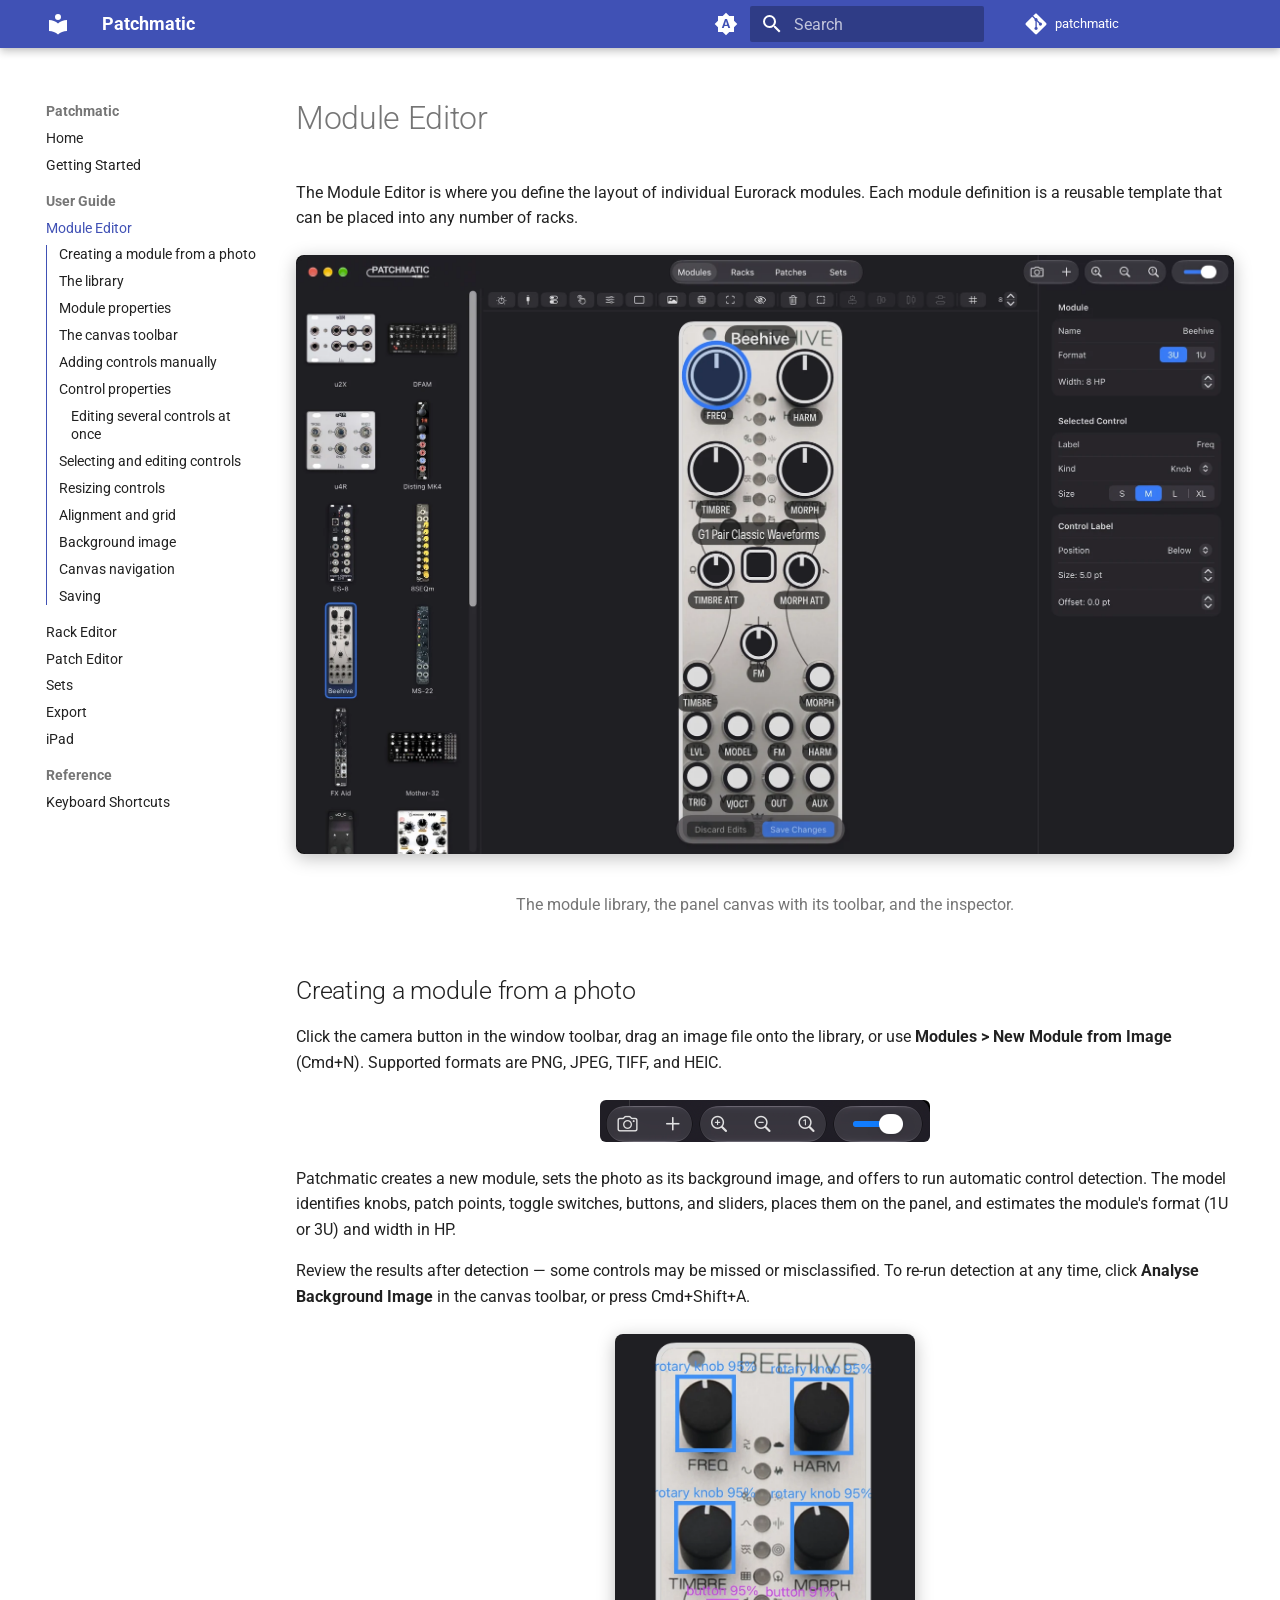
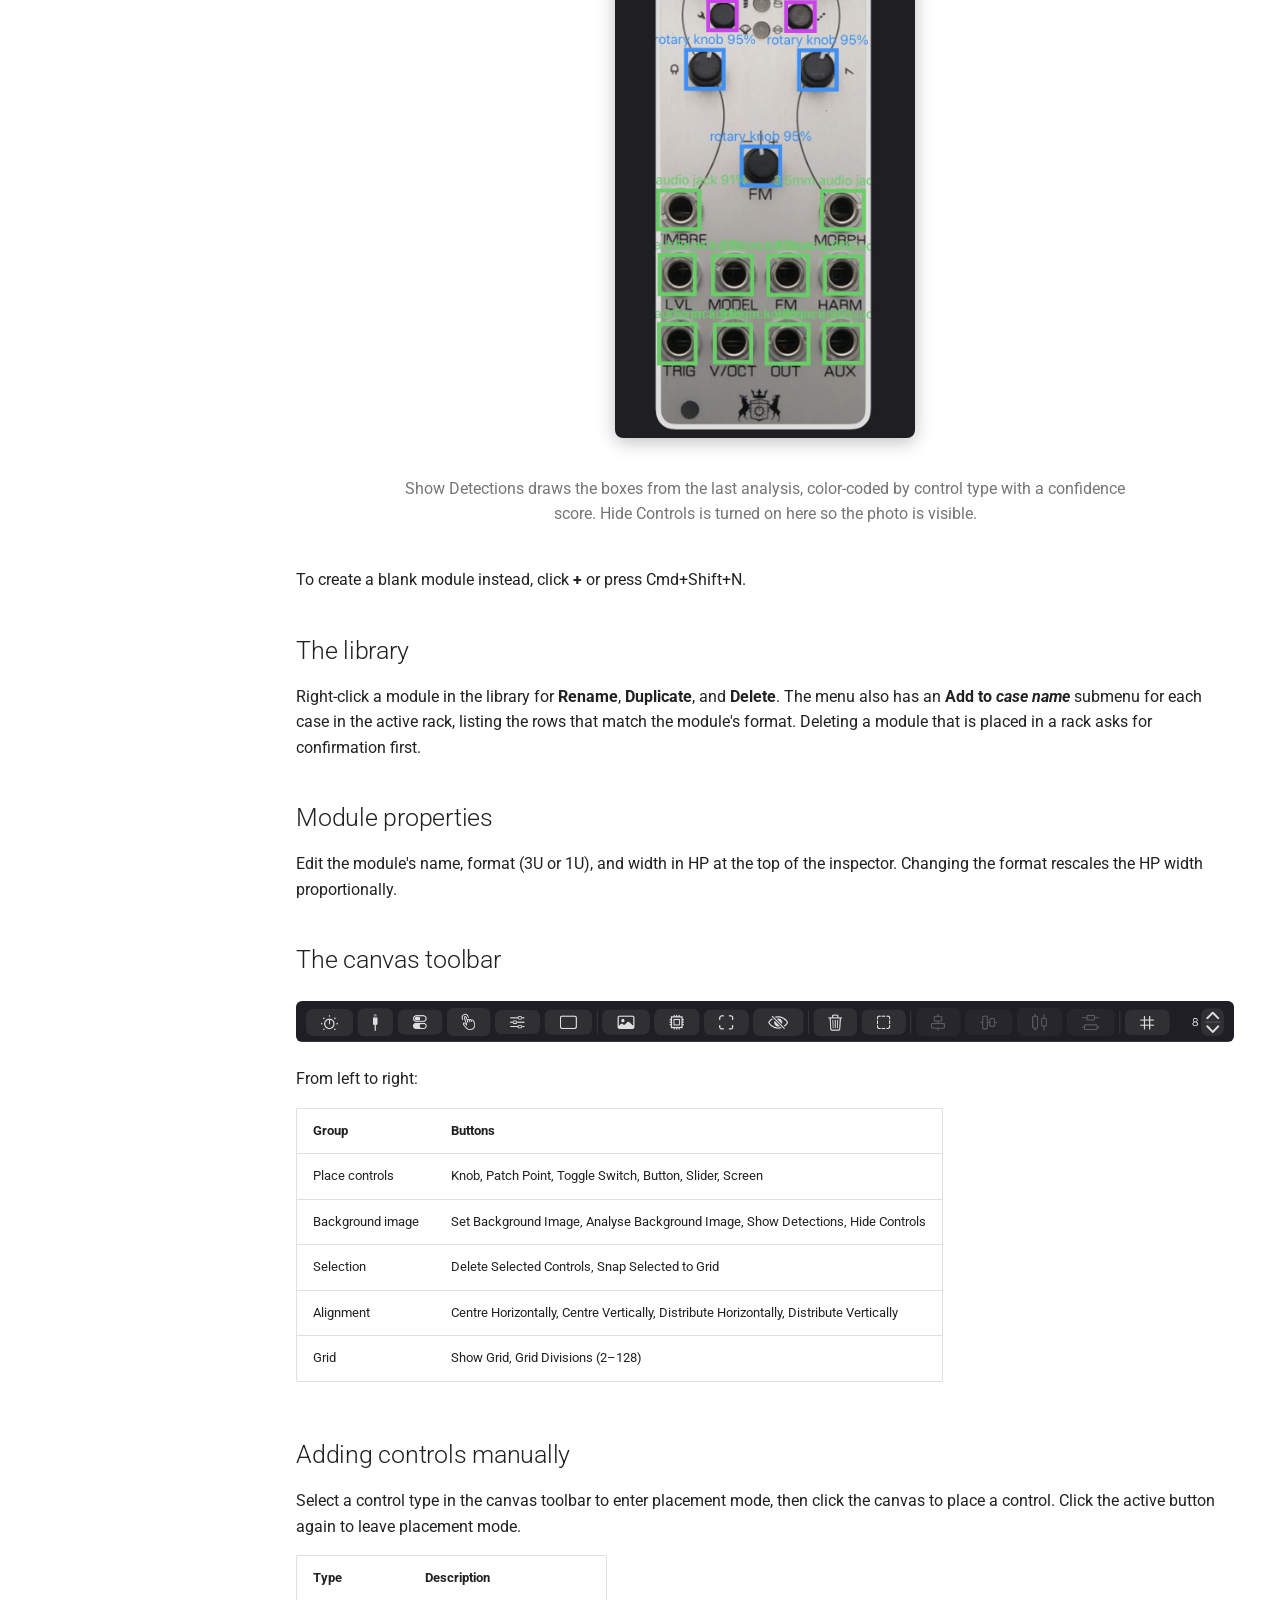
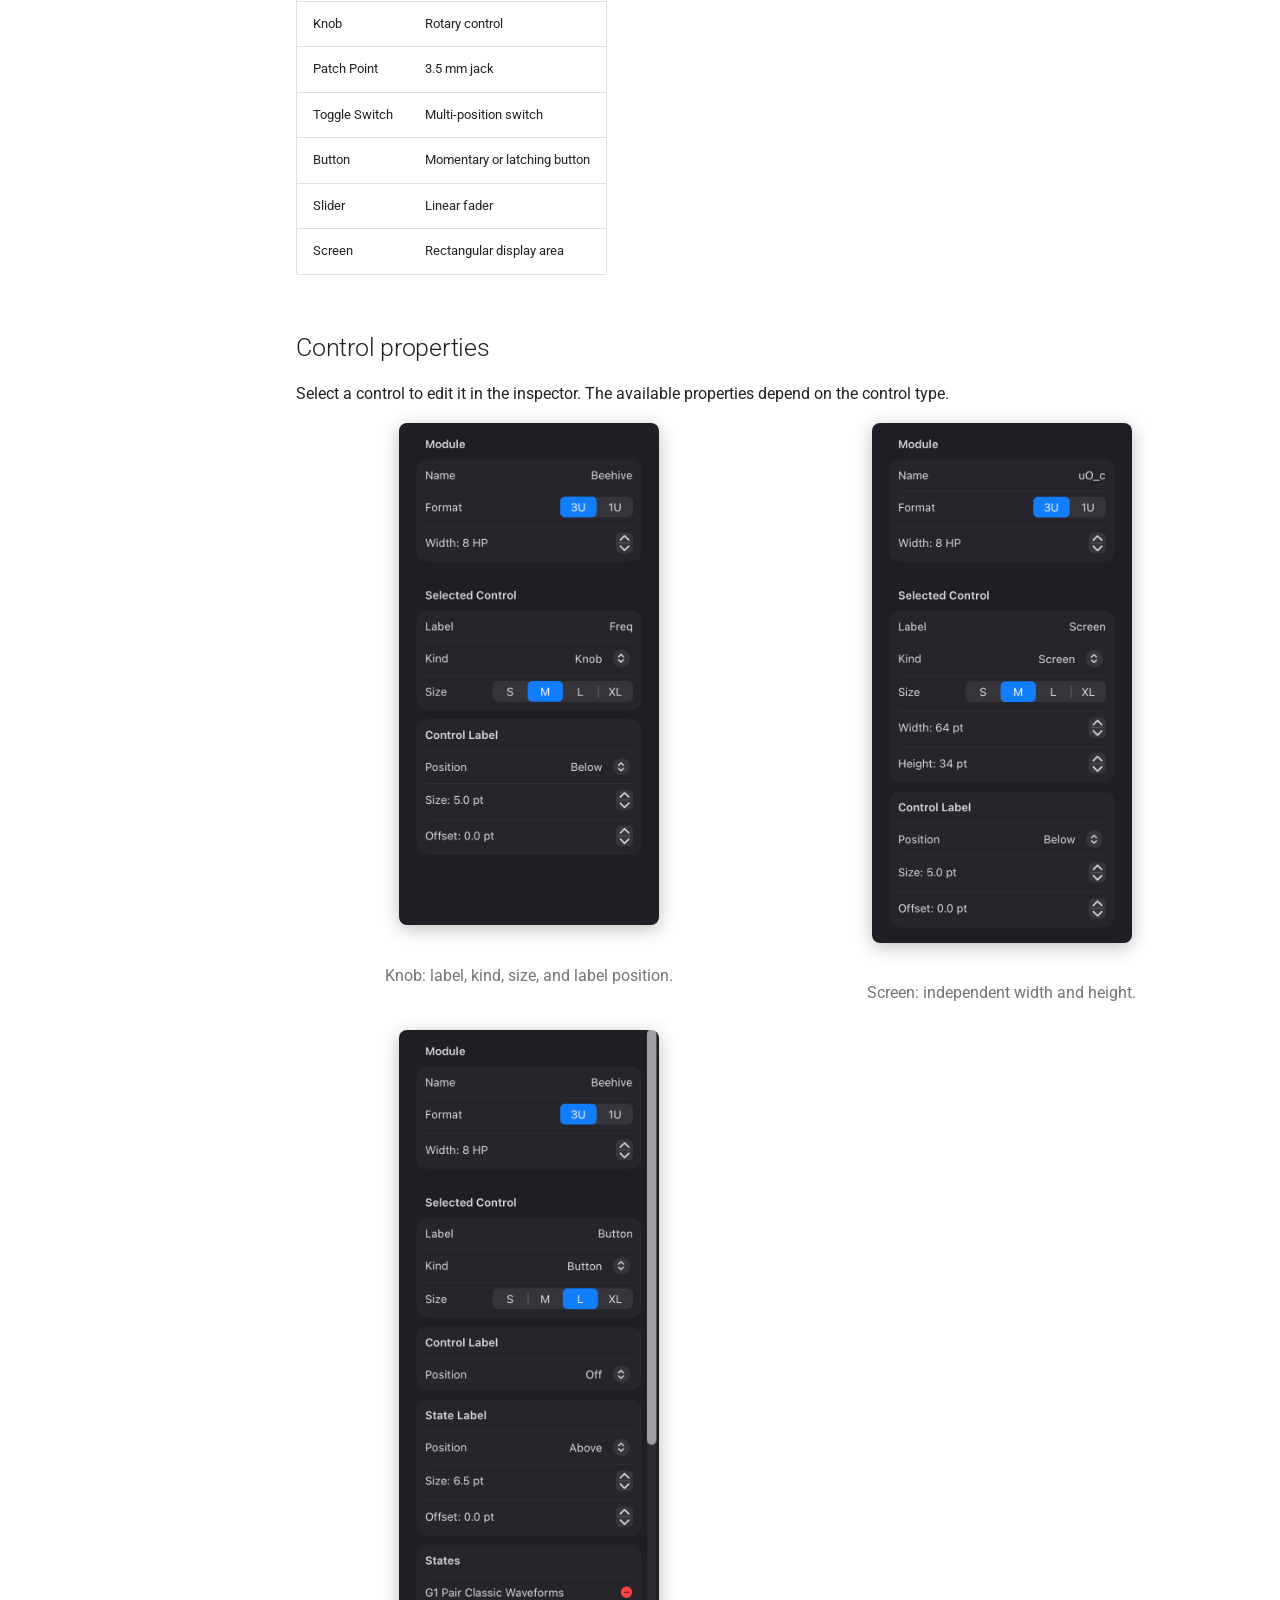
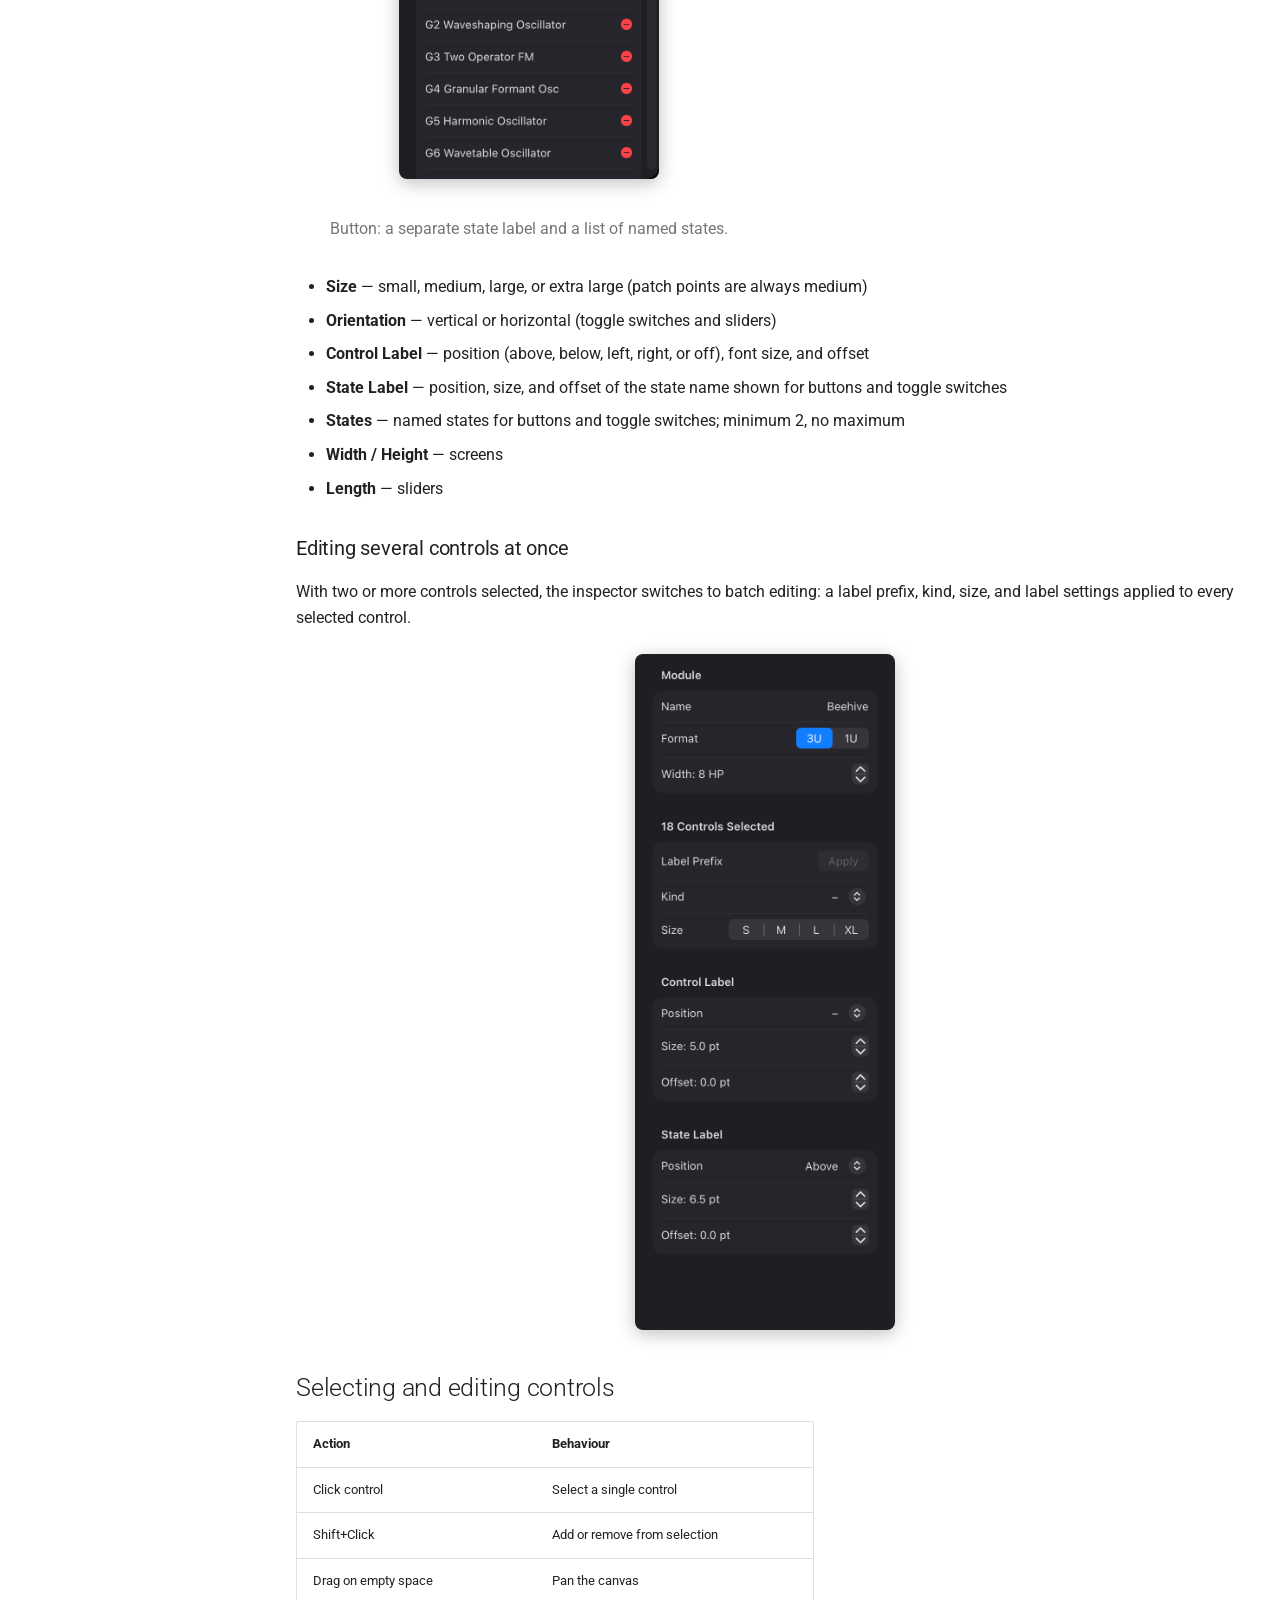
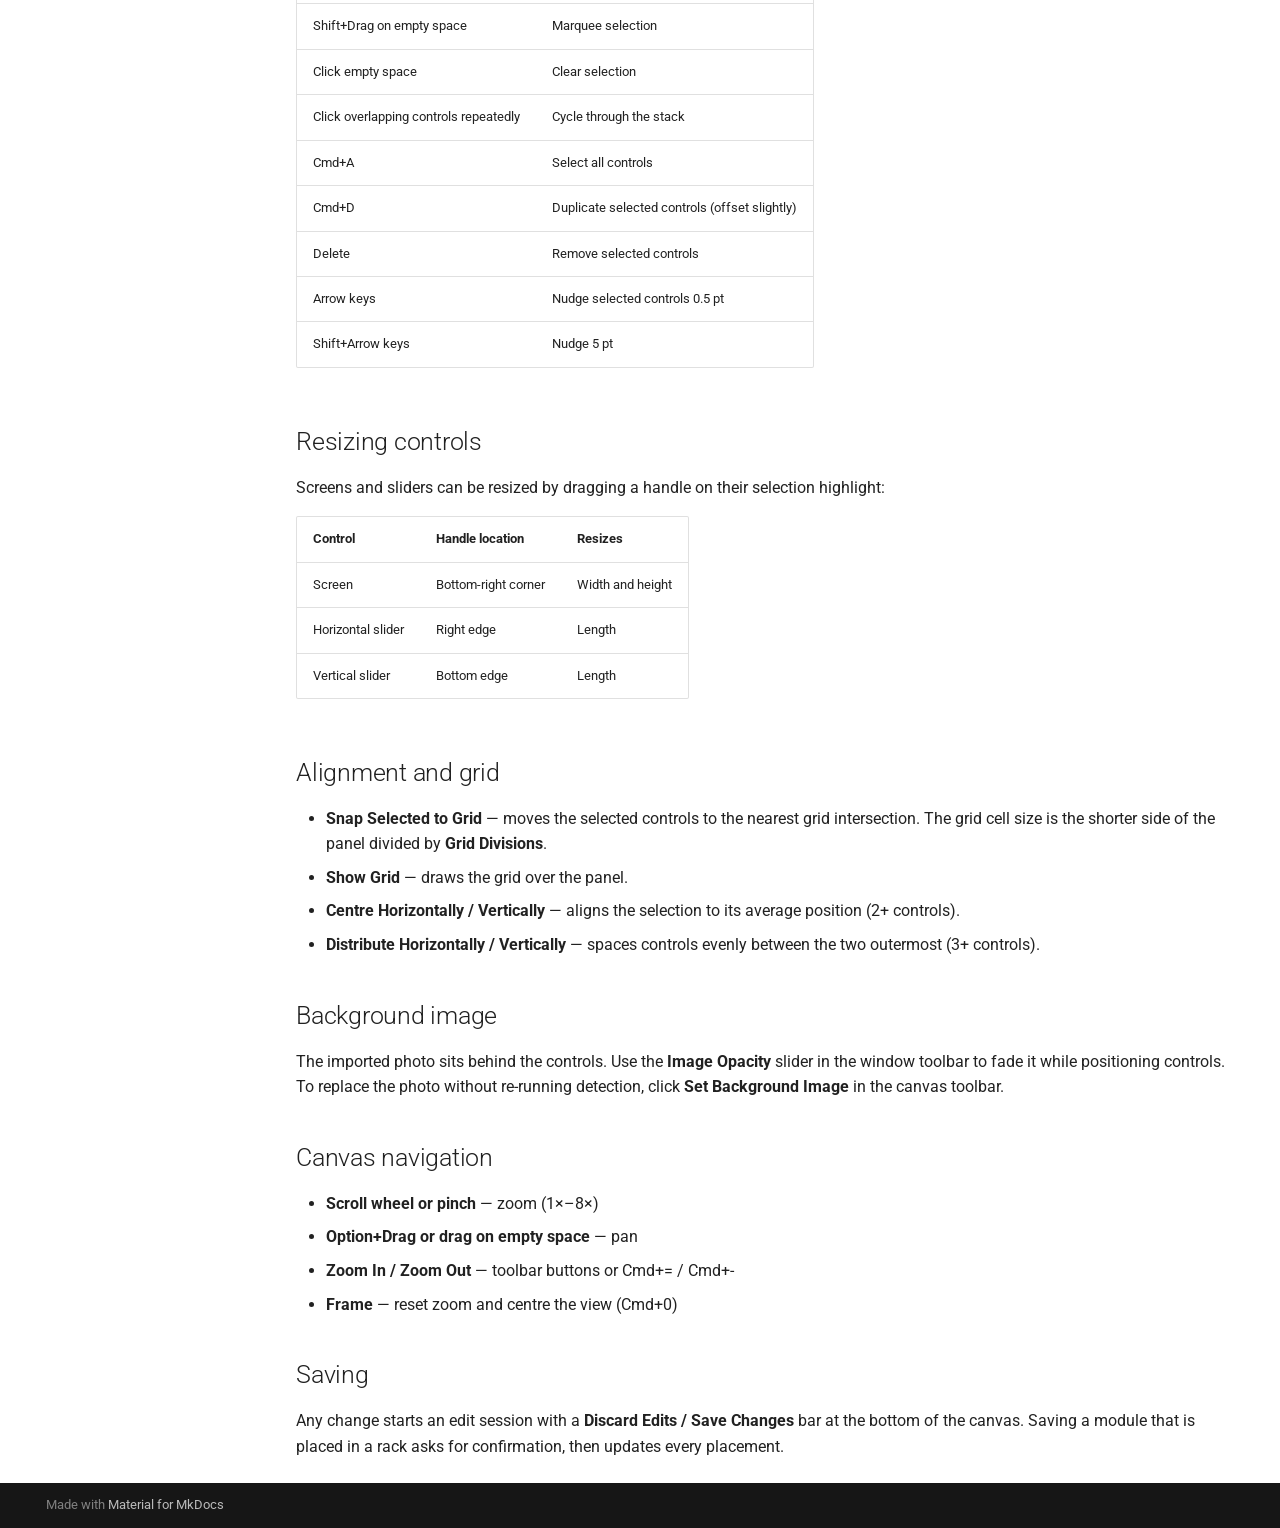
<file: guide/module-editor/index.html>
<!doctype html>
<html lang="en" class="no-js">
  <head>
    
      <meta charset="utf-8">
      <meta name="viewport" content="width=device-width,initial-scale=1">
      
        <meta name="description" content="Design Eurorack module panels in Patchmatic, with automatic detection of knobs, jacks and switches from a panel photo.">
      
      
      
        <link rel="canonical" href="https://pkyme.github.io/patchmatic/guide/module-editor/">
      
      
        <link rel="prev" href="../../getting-started/">
      
      
        <link rel="next" href="../rack-editor/">
      
      
        
      
      
      <link rel="icon" href="../../assets/images/favicon.png">
      <meta name="generator" content="mkdocs-1.6.1, mkdocs-material-9.8.1">
    
    
      
        <title>Module Editor - Patchmatic</title>
      
    
    
      <link rel="stylesheet" href="../../assets/stylesheets/main.57a0d79d.min.css">
      
        
        <link rel="stylesheet" href="../../assets/stylesheets/palette.fb2fffe2.min.css">
      
      


    
    
      
    
    
      
        
        
        <link rel="preconnect" href="https://fonts.gstatic.com" crossorigin>
        <link rel="stylesheet" href="https://fonts.googleapis.com/css?family=Roboto:300,300i,400,400i,700,700i%7CRoboto+Mono:400,400i,700,700i&display=fallback">
        <style>:root{--md-text-font:"Roboto";--md-code-font:"Roboto Mono"}</style>
      
    
    
      <link rel="stylesheet" href="../../stylesheets/extra.css">
    
    <script>__md_scope=new URL("../..",location),__md_hash=e=>[...e].reduce(((e,_)=>(e<<5)-e+_.charCodeAt(0)),0),__md_get=(e,_=localStorage,t=__md_scope)=>JSON.parse(_.getItem(t.pathname+"."+e)),__md_set=(e,_,t=localStorage,a=__md_scope)=>{try{t.setItem(a.pathname+"."+e,JSON.stringify(_))}catch(e){}}</script>
    
      

    
    
  </head>
  
  
    
    
      
    
    
    
    
    <body dir="ltr" data-md-color-scheme="default" data-md-color-primary="indigo" data-md-color-accent="indigo">
  
    
    <input class="md-toggle" data-md-toggle="drawer" type="checkbox" id="__drawer" autocomplete="off">
    <input class="md-toggle" data-md-toggle="search" type="checkbox" id="__search" autocomplete="off">
    <label class="md-overlay" for="__drawer"></label>
    <div data-md-component="skip">
      
        
        <a href="#module-editor" class="md-skip">
          Skip to content
        </a>
      
    </div>
    <div data-md-component="announce">
      
    </div>
    
    
      

  

<header class="md-header md-header--shadow" data-md-component="header">
  <nav class="md-header__inner md-grid" aria-label="Header">
    <a href="../.." title="Patchmatic" class="md-header__button md-logo" aria-label="Patchmatic" data-md-component="logo">
      
  
  <svg xmlns="http://www.w3.org/2000/svg" viewBox="0 0 24 24"><path d="M12 8a3 3 0 0 0 3-3 3 3 0 0 0-3-3 3 3 0 0 0-3 3 3 3 0 0 0 3 3m0 3.54C9.64 9.35 6.5 8 3 8v11c3.5 0 6.64 1.35 9 3.54 2.36-2.19 5.5-3.54 9-3.54V8c-3.5 0-6.64 1.35-9 3.54"/></svg>

    </a>
    <label class="md-header__button md-icon" for="__drawer">
      
      <svg xmlns="http://www.w3.org/2000/svg" viewBox="0 0 24 24"><path d="M3 6h18v2H3zm0 5h18v2H3zm0 5h18v2H3z"/></svg>
    </label>
    <div class="md-header__title" data-md-component="header-title">
      <div class="md-header__ellipsis">
        <div class="md-header__topic">
          <span class="md-ellipsis">
            Patchmatic
          </span>
        </div>
        <div class="md-header__topic" data-md-component="header-topic">
          <span class="md-ellipsis">
            
              Module Editor
            
          </span>
        </div>
      </div>
    </div>
    
      
        <form class="md-header__option" data-md-component="palette">
  
    
    
    
    <input class="md-option" data-md-color-media="(prefers-color-scheme)" data-md-color-scheme="default" data-md-color-primary="indigo" data-md-color-accent="indigo"  aria-label="Switch to light mode"  type="radio" name="__palette" id="__palette_0">
    
      <label class="md-header__button md-icon" title="Switch to light mode" for="__palette_1" hidden>
        <svg xmlns="http://www.w3.org/2000/svg" viewBox="0 0 24 24"><path d="m14.3 16-.7-2h-3.2l-.7 2H7.8L11 7h2l3.2 9zM20 8.69V4h-4.69L12 .69 8.69 4H4v4.69L.69 12 4 15.31V20h4.69L12 23.31 15.31 20H20v-4.69L23.31 12zm-9.15 3.96h2.3L12 9z"/></svg>
      </label>
    
  
    
    
    
    <input class="md-option" data-md-color-media="(prefers-color-scheme: light)" data-md-color-scheme="default" data-md-color-primary="indigo" data-md-color-accent="indigo"  aria-label="Switch to dark mode"  type="radio" name="__palette" id="__palette_1">
    
      <label class="md-header__button md-icon" title="Switch to dark mode" for="__palette_2" hidden>
        <svg xmlns="http://www.w3.org/2000/svg" viewBox="0 0 24 24"><path d="M12 8a4 4 0 0 0-4 4 4 4 0 0 0 4 4 4 4 0 0 0 4-4 4 4 0 0 0-4-4m0 10a6 6 0 0 1-6-6 6 6 0 0 1 6-6 6 6 0 0 1 6 6 6 6 0 0 1-6 6m8-9.31V4h-4.69L12 .69 8.69 4H4v4.69L.69 12 4 15.31V20h4.69L12 23.31 15.31 20H20v-4.69L23.31 12z"/></svg>
      </label>
    
  
    
    
    
    <input class="md-option" data-md-color-media="(prefers-color-scheme: dark)" data-md-color-scheme="slate" data-md-color-primary="indigo" data-md-color-accent="indigo"  aria-label="Switch to system preference"  type="radio" name="__palette" id="__palette_2">
    
      <label class="md-header__button md-icon" title="Switch to system preference" for="__palette_0" hidden>
        <svg xmlns="http://www.w3.org/2000/svg" viewBox="0 0 24 24"><path d="M12 18c-.89 0-1.74-.2-2.5-.55C11.56 16.5 13 14.42 13 12s-1.44-4.5-3.5-5.45C10.26 6.2 11.11 6 12 6a6 6 0 0 1 6 6 6 6 0 0 1-6 6m8-9.31V4h-4.69L12 .69 8.69 4H4v4.69L.69 12 4 15.31V20h4.69L12 23.31 15.31 20H20v-4.69L23.31 12z"/></svg>
      </label>
    
  
</form>
      
    
    
      <script>var palette=__md_get("__palette");if(palette&&palette.color){if("(prefers-color-scheme)"===palette.color.media){var media=matchMedia("(prefers-color-scheme: light)"),input=document.querySelector(media.matches?"[data-md-color-media='(prefers-color-scheme: light)']":"[data-md-color-media='(prefers-color-scheme: dark)']");palette.color.media=input.getAttribute("data-md-color-media"),palette.color.scheme=input.getAttribute("data-md-color-scheme"),palette.color.primary=input.getAttribute("data-md-color-primary"),palette.color.accent=input.getAttribute("data-md-color-accent")}for(var[key,value]of Object.entries(palette.color))document.body.setAttribute("data-md-color-"+key,value)}</script>
    
    
    
      
      
        <label class="md-header__button md-icon" for="__search">
          
          <svg xmlns="http://www.w3.org/2000/svg" viewBox="0 0 24 24"><path d="M9.5 3A6.5 6.5 0 0 1 16 9.5c0 1.61-.59 3.09-1.56 4.23l.27.27h.79l5 5-1.5 1.5-5-5v-.79l-.27-.27A6.52 6.52 0 0 1 9.5 16 6.5 6.5 0 0 1 3 9.5 6.5 6.5 0 0 1 9.5 3m0 2C7 5 5 7 5 9.5S7 14 9.5 14 14 12 14 9.5 12 5 9.5 5"/></svg>
        </label>
        <div class="md-search" data-md-component="search" role="dialog">
  <label class="md-search__overlay" for="__search"></label>
  <div class="md-search__inner" role="search">
    <form class="md-search__form" name="search">
      <input type="text" class="md-search__input" name="query" aria-label="Search" placeholder="Search" autocapitalize="off" autocorrect="off" autocomplete="off" spellcheck="false" data-md-component="search-query" required>
      <label class="md-search__icon md-icon" for="__search">
        
        <svg xmlns="http://www.w3.org/2000/svg" viewBox="0 0 24 24"><path d="M9.5 3A6.5 6.5 0 0 1 16 9.5c0 1.61-.59 3.09-1.56 4.23l.27.27h.79l5 5-1.5 1.5-5-5v-.79l-.27-.27A6.52 6.52 0 0 1 9.5 16 6.5 6.5 0 0 1 3 9.5 6.5 6.5 0 0 1 9.5 3m0 2C7 5 5 7 5 9.5S7 14 9.5 14 14 12 14 9.5 12 5 9.5 5"/></svg>
        
        <svg xmlns="http://www.w3.org/2000/svg" viewBox="0 0 24 24"><path d="M20 11v2H8l5.5 5.5-1.42 1.42L4.16 12l7.92-7.92L13.5 5.5 8 11z"/></svg>
      </label>
      <nav class="md-search__options" aria-label="Search">
        
        <button type="reset" class="md-search__icon md-icon" title="Clear" aria-label="Clear" tabindex="-1">
          
          <svg xmlns="http://www.w3.org/2000/svg" viewBox="0 0 24 24"><path d="M19 6.41 17.59 5 12 10.59 6.41 5 5 6.41 10.59 12 5 17.59 6.41 19 12 13.41 17.59 19 19 17.59 13.41 12z"/></svg>
        </button>
      </nav>
      
    </form>
    <div class="md-search__output">
      <div class="md-search__scrollwrap" tabindex="0" data-md-scrollfix>
        <div class="md-search-result" data-md-component="search-result">
          <div class="md-search-result__meta">
            Initializing search
          </div>
          <ol class="md-search-result__list" role="presentation"></ol>
        </div>
      </div>
    </div>
  </div>
</div>
      
    
    
      <div class="md-header__source">
        <a href="https://github.com/pkyme/patchmatic" title="Go to repository" class="md-source" data-md-component="source">
  <div class="md-source__icon md-icon">
    
    <svg xmlns="http://www.w3.org/2000/svg" viewBox="0 0 448 512"><!--! Font Awesome Free 7.1.0 by @fontawesome - https://fontawesome.com License - https://fontawesome.com/license/free (Icons: CC BY 4.0, Fonts: SIL OFL 1.1, Code: MIT License) Copyright 2025 Fonticons, Inc.--><path d="M439.6 236.1 244 40.5c-5.4-5.5-12.8-8.5-20.4-8.5s-15 3-20.4 8.4L162.5 81l51.5 51.5c27.1-9.1 52.7 16.8 43.4 43.7l49.7 49.7c34.2-11.8 61.2 31 35.5 56.7-26.5 26.5-70.2-2.9-56-37.3L240.3 199v121.9c25.3 12.5 22.3 41.8 9.1 55-6.4 6.4-15.2 10.1-24.3 10.1s-17.8-3.6-24.3-10.1c-17.6-17.6-11.1-46.9 11.2-56v-123c-20.8-8.5-24.6-30.7-18.6-45L142.6 101 8.5 235.1C3 240.6 0 247.9 0 255.5s3 15 8.5 20.4l195.6 195.7c5.4 5.4 12.7 8.4 20.4 8.4s15-3 20.4-8.4l194.7-194.7c5.4-5.4 8.4-12.8 8.4-20.4s-3-15-8.4-20.4"/></svg>
  </div>
  <div class="md-source__repository">
    patchmatic
  </div>
</a>
      </div>
    
  </nav>
  
</header>
    
    <div class="md-container" data-md-component="container">
      
      
        
          
        
      
      <main class="md-main" data-md-component="main">
        <div class="md-main__inner md-grid">
          
            
              
              <div class="md-sidebar md-sidebar--primary" data-md-component="sidebar" data-md-type="navigation" >
                <div class="md-sidebar__scrollwrap">
                  <div class="md-sidebar__inner">
                    



  

<nav class="md-nav md-nav--primary md-nav--integrated" aria-label="Navigation" data-md-level="0">
  <label class="md-nav__title" for="__drawer">
    <a href="../.." title="Patchmatic" class="md-nav__button md-logo" aria-label="Patchmatic" data-md-component="logo">
      
  
  <svg xmlns="http://www.w3.org/2000/svg" viewBox="0 0 24 24"><path d="M12 8a3 3 0 0 0 3-3 3 3 0 0 0-3-3 3 3 0 0 0-3 3 3 3 0 0 0 3 3m0 3.54C9.64 9.35 6.5 8 3 8v11c3.5 0 6.64 1.35 9 3.54 2.36-2.19 5.5-3.54 9-3.54V8c-3.5 0-6.64 1.35-9 3.54"/></svg>

    </a>
    Patchmatic
  </label>
  
    <div class="md-nav__source">
      <a href="https://github.com/pkyme/patchmatic" title="Go to repository" class="md-source" data-md-component="source">
  <div class="md-source__icon md-icon">
    
    <svg xmlns="http://www.w3.org/2000/svg" viewBox="0 0 448 512"><!--! Font Awesome Free 7.1.0 by @fontawesome - https://fontawesome.com License - https://fontawesome.com/license/free (Icons: CC BY 4.0, Fonts: SIL OFL 1.1, Code: MIT License) Copyright 2025 Fonticons, Inc.--><path d="M439.6 236.1 244 40.5c-5.4-5.5-12.8-8.5-20.4-8.5s-15 3-20.4 8.4L162.5 81l51.5 51.5c27.1-9.1 52.7 16.8 43.4 43.7l49.7 49.7c34.2-11.8 61.2 31 35.5 56.7-26.5 26.5-70.2-2.9-56-37.3L240.3 199v121.9c25.3 12.5 22.3 41.8 9.1 55-6.4 6.4-15.2 10.1-24.3 10.1s-17.8-3.6-24.3-10.1c-17.6-17.6-11.1-46.9 11.2-56v-123c-20.8-8.5-24.6-30.7-18.6-45L142.6 101 8.5 235.1C3 240.6 0 247.9 0 255.5s3 15 8.5 20.4l195.6 195.7c5.4 5.4 12.7 8.4 20.4 8.4s15-3 20.4-8.4l194.7-194.7c5.4-5.4 8.4-12.8 8.4-20.4s-3-15-8.4-20.4"/></svg>
  </div>
  <div class="md-source__repository">
    patchmatic
  </div>
</a>
    </div>
  
  <ul class="md-nav__list" data-md-scrollfix>
    
      
      
  
  
  
  
    <li class="md-nav__item">
      <a href="../.." class="md-nav__link">
        
  
  
  <span class="md-ellipsis">
    
  
    Home
  

    
  </span>
  
  

      </a>
    </li>
  

    
      
      
  
  
  
  
    <li class="md-nav__item">
      <a href="../../getting-started/" class="md-nav__link">
        
  
  
  <span class="md-ellipsis">
    
  
    Getting Started
  

    
  </span>
  
  

      </a>
    </li>
  

    
      
      
  
  
    
  
  
  
    
    
    
    
      
        
        
      
    
    
    <li class="md-nav__item md-nav__item--active md-nav__item--section md-nav__item--nested">
      
        
        
        <input class="md-nav__toggle md-toggle " type="checkbox" id="__nav_3" checked>
        
          
          <label class="md-nav__link" for="__nav_3" id="__nav_3_label" tabindex="">
            
  
  
  <span class="md-ellipsis">
    
  
    User Guide
  

    
  </span>
  
  

            <span class="md-nav__icon md-icon"></span>
          </label>
        
        <nav class="md-nav" data-md-level="1" aria-labelledby="__nav_3_label" aria-expanded="true">
          <label class="md-nav__title" for="__nav_3">
            <span class="md-nav__icon md-icon"></span>
            
  
    User Guide
  

          </label>
          <ul class="md-nav__list" data-md-scrollfix>
            
              
                
  
  
    
  
  
  
    <li class="md-nav__item md-nav__item--active">
      
      <input class="md-nav__toggle md-toggle" type="checkbox" id="__toc">
      
      
        
      
      
        <label class="md-nav__link md-nav__link--active" for="__toc">
          
  
  
  <span class="md-ellipsis">
    
  
    Module Editor
  

    
  </span>
  
  

          <span class="md-nav__icon md-icon"></span>
        </label>
      
      <a href="./" class="md-nav__link md-nav__link--active">
        
  
  
  <span class="md-ellipsis">
    
  
    Module Editor
  

    
  </span>
  
  

      </a>
      
        

<nav class="md-nav md-nav--secondary" aria-label="Table of contents">
  
  
  
    
  
  
    <label class="md-nav__title" for="__toc">
      <span class="md-nav__icon md-icon"></span>
      Table of contents
    </label>
    <ul class="md-nav__list" data-md-component="toc" data-md-scrollfix>
      
        <li class="md-nav__item">
  <a href="#creating-a-module-from-a-photo" class="md-nav__link">
    <span class="md-ellipsis">
      
        Creating a module from a photo
      
    </span>
  </a>
  
</li>
      
        <li class="md-nav__item">
  <a href="#the-library" class="md-nav__link">
    <span class="md-ellipsis">
      
        The library
      
    </span>
  </a>
  
</li>
      
        <li class="md-nav__item">
  <a href="#module-properties" class="md-nav__link">
    <span class="md-ellipsis">
      
        Module properties
      
    </span>
  </a>
  
</li>
      
        <li class="md-nav__item">
  <a href="#the-canvas-toolbar" class="md-nav__link">
    <span class="md-ellipsis">
      
        The canvas toolbar
      
    </span>
  </a>
  
</li>
      
        <li class="md-nav__item">
  <a href="#adding-controls-manually" class="md-nav__link">
    <span class="md-ellipsis">
      
        Adding controls manually
      
    </span>
  </a>
  
</li>
      
        <li class="md-nav__item">
  <a href="#control-properties" class="md-nav__link">
    <span class="md-ellipsis">
      
        Control properties
      
    </span>
  </a>
  
    <nav class="md-nav" aria-label="Control properties">
      <ul class="md-nav__list">
        
          <li class="md-nav__item">
  <a href="#editing-several-controls-at-once" class="md-nav__link">
    <span class="md-ellipsis">
      
        Editing several controls at once
      
    </span>
  </a>
  
</li>
        
      </ul>
    </nav>
  
</li>
      
        <li class="md-nav__item">
  <a href="#selecting-and-editing-controls" class="md-nav__link">
    <span class="md-ellipsis">
      
        Selecting and editing controls
      
    </span>
  </a>
  
</li>
      
        <li class="md-nav__item">
  <a href="#resizing-controls" class="md-nav__link">
    <span class="md-ellipsis">
      
        Resizing controls
      
    </span>
  </a>
  
</li>
      
        <li class="md-nav__item">
  <a href="#alignment-and-grid" class="md-nav__link">
    <span class="md-ellipsis">
      
        Alignment and grid
      
    </span>
  </a>
  
</li>
      
        <li class="md-nav__item">
  <a href="#background-image" class="md-nav__link">
    <span class="md-ellipsis">
      
        Background image
      
    </span>
  </a>
  
</li>
      
        <li class="md-nav__item">
  <a href="#canvas-navigation" class="md-nav__link">
    <span class="md-ellipsis">
      
        Canvas navigation
      
    </span>
  </a>
  
</li>
      
        <li class="md-nav__item">
  <a href="#saving" class="md-nav__link">
    <span class="md-ellipsis">
      
        Saving
      
    </span>
  </a>
  
</li>
      
    </ul>
  
</nav>
      
    </li>
  

              
            
              
                
  
  
  
  
    <li class="md-nav__item">
      <a href="../rack-editor/" class="md-nav__link">
        
  
  
  <span class="md-ellipsis">
    
  
    Rack Editor
  

    
  </span>
  
  

      </a>
    </li>
  

              
            
              
                
  
  
  
  
    <li class="md-nav__item">
      <a href="../patch-editor/" class="md-nav__link">
        
  
  
  <span class="md-ellipsis">
    
  
    Patch Editor
  

    
  </span>
  
  

      </a>
    </li>
  

              
            
              
                
  
  
  
  
    <li class="md-nav__item">
      <a href="../sets/" class="md-nav__link">
        
  
  
  <span class="md-ellipsis">
    
  
    Sets
  

    
  </span>
  
  

      </a>
    </li>
  

              
            
              
                
  
  
  
  
    <li class="md-nav__item">
      <a href="../export/" class="md-nav__link">
        
  
  
  <span class="md-ellipsis">
    
  
    Export
  

    
  </span>
  
  

      </a>
    </li>
  

              
            
              
                
  
  
  
  
    <li class="md-nav__item">
      <a href="../ipad/" class="md-nav__link">
        
  
  
  <span class="md-ellipsis">
    
  
    iPad
  

    
  </span>
  
  

      </a>
    </li>
  

              
            
          </ul>
        </nav>
      
    </li>
  

    
      
      
  
  
  
  
    
    
    
    
      
        
        
      
    
    
    <li class="md-nav__item md-nav__item--section md-nav__item--nested">
      
        
        
        <input class="md-nav__toggle md-toggle " type="checkbox" id="__nav_4" >
        
          
          <label class="md-nav__link" for="__nav_4" id="__nav_4_label" tabindex="">
            
  
  
  <span class="md-ellipsis">
    
  
    Reference
  

    
  </span>
  
  

            <span class="md-nav__icon md-icon"></span>
          </label>
        
        <nav class="md-nav" data-md-level="1" aria-labelledby="__nav_4_label" aria-expanded="false">
          <label class="md-nav__title" for="__nav_4">
            <span class="md-nav__icon md-icon"></span>
            
  
    Reference
  

          </label>
          <ul class="md-nav__list" data-md-scrollfix>
            
              
                
  
  
  
  
    <li class="md-nav__item">
      <a href="../../reference/keyboard-shortcuts/" class="md-nav__link">
        
  
  
  <span class="md-ellipsis">
    
  
    Keyboard Shortcuts
  

    
  </span>
  
  

      </a>
    </li>
  

              
            
          </ul>
        </nav>
      
    </li>
  

    
  </ul>
</nav>
                  </div>
                </div>
              </div>
            
            
          
          
            <div class="md-content" data-md-component="content">
              
              <article class="md-content__inner md-typeset">
                
                  


  
  


<h1 id="module-editor">Module Editor<a class="headerlink" href="#module-editor" title="Permanent link">&para;</a></h1>
<p>The Module Editor is where you define the layout of individual Eurorack modules. Each module definition is a reusable template that can be placed into any number of racks.</p>
<figure>
  <img alt="Module Editor with the library on the left, the panel in the centre, and the inspector on the right" src="../../images/module-editor/overview.webp" />
<br />
<figcaption>The module library, the panel canvas with its toolbar, and the inspector.</figcaption>
</figure>
<h2 id="creating-a-module-from-a-photo">Creating a module from a photo<a class="headerlink" href="#creating-a-module-from-a-photo" title="Permanent link">&para;</a></h2>
<p>Click the camera button in the window toolbar, drag an image file onto the library, or use <strong>Modules &gt; New Module from Image</strong> (Cmd+N). Supported formats are PNG, JPEG, TIFF, and HEIC.</p>
<figure>
  <img alt="New Module from Image and New Blank Module buttons" class="strip" src="../../images/module-editor/library_toolbar.png" width="330" />
</figure>
<p>Patchmatic creates a new module, sets the photo as its background image, and offers to run automatic control detection. The model identifies knobs, patch points, toggle switches, buttons, and sliders, places them on the panel, and estimates the module's format (1U or 3U) and width in HP.</p>
<p>Review the results after detection — some controls may be missed or misclassified. To re-run detection at any time, click <strong>Analyse Background Image</strong> in the canvas toolbar, or press Cmd+Shift+A.</p>
<figure>
  <img alt="Detection boxes over a module photo" src="../../images/module-editor/detections.webp" width="300" />
<br />
<figcaption>Show Detections draws the boxes from the last analysis, color-coded by control type with a confidence score. Hide Controls is turned on here so the photo is visible.</figcaption>
</figure>
<p>To create a blank module instead, click <strong>+</strong> or press Cmd+Shift+N.</p>
<h2 id="the-library">The library<a class="headerlink" href="#the-library" title="Permanent link">&para;</a></h2>
<p>Right-click a module in the library for <strong>Rename</strong>, <strong>Duplicate</strong>, and <strong>Delete</strong>. The menu also has an <strong>Add to <em>case name</em></strong> submenu for each case in the active rack, listing the rows that match the module's format. Deleting a module that is placed in a rack asks for confirmation first.</p>
<h2 id="module-properties">Module properties<a class="headerlink" href="#module-properties" title="Permanent link">&para;</a></h2>
<p>Edit the module's name, format (3U or 1U), and width in HP at the top of the inspector. Changing the format rescales the HP width proportionally.</p>
<h2 id="the-canvas-toolbar">The canvas toolbar<a class="headerlink" href="#the-canvas-toolbar" title="Permanent link">&para;</a></h2>
<figure>
  <img alt="Module canvas toolbar" class="strip" src="../../images/module-editor/canvas_toolbar.png" />
</figure>
<p>From left to right:</p>
<table>
<thead>
<tr>
<th>Group</th>
<th>Buttons</th>
</tr>
</thead>
<tbody>
<tr>
<td>Place controls</td>
<td>Knob, Patch Point, Toggle Switch, Button, Slider, Screen</td>
</tr>
<tr>
<td>Background image</td>
<td>Set Background Image, Analyse Background Image, Show Detections, Hide Controls</td>
</tr>
<tr>
<td>Selection</td>
<td>Delete Selected Controls, Snap Selected to Grid</td>
</tr>
<tr>
<td>Alignment</td>
<td>Centre Horizontally, Centre Vertically, Distribute Horizontally, Distribute Vertically</td>
</tr>
<tr>
<td>Grid</td>
<td>Show Grid, Grid Divisions (2–128)</td>
</tr>
</tbody>
</table>
<h2 id="adding-controls-manually">Adding controls manually<a class="headerlink" href="#adding-controls-manually" title="Permanent link">&para;</a></h2>
<p>Select a control type in the canvas toolbar to enter placement mode, then click the canvas to place a control. Click the active button again to leave placement mode.</p>
<table>
<thead>
<tr>
<th>Type</th>
<th>Description</th>
</tr>
</thead>
<tbody>
<tr>
<td>Knob</td>
<td>Rotary control</td>
</tr>
<tr>
<td>Patch Point</td>
<td>3.5 mm jack</td>
</tr>
<tr>
<td>Toggle Switch</td>
<td>Multi-position switch</td>
</tr>
<tr>
<td>Button</td>
<td>Momentary or latching button</td>
</tr>
<tr>
<td>Slider</td>
<td>Linear fader</td>
</tr>
<tr>
<td>Screen</td>
<td>Rectangular display area</td>
</tr>
</tbody>
</table>
<h2 id="control-properties">Control properties<a class="headerlink" href="#control-properties" title="Permanent link">&para;</a></h2>
<p>Select a control to edit it in the inspector. The available properties depend on the control type.</p>
<div class="grid">
<figure>
  <img alt="Inspector for a knob" src="../../images/module-editor/inspector_knob.png" width="260" />
<br />
<figcaption>Knob: label, kind, size, and label position.</figcaption>
</figure>
<figure>
  <img alt="Inspector for a screen" src="../../images/module-editor/inspector_screen.png" width="260" />
<br />
<figcaption>Screen: independent width and height.</figcaption>
</figure>
<figure>
  <img alt="Inspector for a button with named states" src="../../images/module-editor/inspector_states.png" width="260" />
<br />
<figcaption>Button: a separate state label and a list of named states.</figcaption>
</figure>
</div>
<ul>
<li><strong>Size</strong> — small, medium, large, or extra large (patch points are always medium)</li>
<li><strong>Orientation</strong> — vertical or horizontal (toggle switches and sliders)</li>
<li><strong>Control Label</strong> — position (above, below, left, right, or off), font size, and offset</li>
<li><strong>State Label</strong> — position, size, and offset of the state name shown for buttons and toggle switches</li>
<li><strong>States</strong> — named states for buttons and toggle switches; minimum 2, no maximum</li>
<li><strong>Width / Height</strong> — screens</li>
<li><strong>Length</strong> — sliders</li>
</ul>
<h3 id="editing-several-controls-at-once">Editing several controls at once<a class="headerlink" href="#editing-several-controls-at-once" title="Permanent link">&para;</a></h3>
<p>With two or more controls selected, the inspector switches to batch editing: a label prefix, kind, size, and label settings applied to every selected control.</p>
<figure>
  <img alt="Batch editing inspector with 18 controls selected" src="../../images/module-editor/inspector_multi.png" width="260" />
</figure>
<h2 id="selecting-and-editing-controls">Selecting and editing controls<a class="headerlink" href="#selecting-and-editing-controls" title="Permanent link">&para;</a></h2>
<table>
<thead>
<tr>
<th>Action</th>
<th>Behaviour</th>
</tr>
</thead>
<tbody>
<tr>
<td>Click control</td>
<td>Select a single control</td>
</tr>
<tr>
<td>Shift+Click</td>
<td>Add or remove from selection</td>
</tr>
<tr>
<td>Drag on empty space</td>
<td>Pan the canvas</td>
</tr>
<tr>
<td>Shift+Drag on empty space</td>
<td>Marquee selection</td>
</tr>
<tr>
<td>Click empty space</td>
<td>Clear selection</td>
</tr>
<tr>
<td>Click overlapping controls repeatedly</td>
<td>Cycle through the stack</td>
</tr>
<tr>
<td>Cmd+A</td>
<td>Select all controls</td>
</tr>
<tr>
<td>Cmd+D</td>
<td>Duplicate selected controls (offset slightly)</td>
</tr>
<tr>
<td>Delete</td>
<td>Remove selected controls</td>
</tr>
<tr>
<td>Arrow keys</td>
<td>Nudge selected controls 0.5 pt</td>
</tr>
<tr>
<td>Shift+Arrow keys</td>
<td>Nudge 5 pt</td>
</tr>
</tbody>
</table>
<h2 id="resizing-controls">Resizing controls<a class="headerlink" href="#resizing-controls" title="Permanent link">&para;</a></h2>
<p>Screens and sliders can be resized by dragging a handle on their selection highlight:</p>
<table>
<thead>
<tr>
<th>Control</th>
<th>Handle location</th>
<th>Resizes</th>
</tr>
</thead>
<tbody>
<tr>
<td>Screen</td>
<td>Bottom-right corner</td>
<td>Width and height</td>
</tr>
<tr>
<td>Horizontal slider</td>
<td>Right edge</td>
<td>Length</td>
</tr>
<tr>
<td>Vertical slider</td>
<td>Bottom edge</td>
<td>Length</td>
</tr>
</tbody>
</table>
<h2 id="alignment-and-grid">Alignment and grid<a class="headerlink" href="#alignment-and-grid" title="Permanent link">&para;</a></h2>
<ul>
<li><strong>Snap Selected to Grid</strong> — moves the selected controls to the nearest grid intersection. The grid cell size is the shorter side of the panel divided by <strong>Grid Divisions</strong>.</li>
<li><strong>Show Grid</strong> — draws the grid over the panel.</li>
<li><strong>Centre Horizontally / Vertically</strong> — aligns the selection to its average position (2+ controls).</li>
<li><strong>Distribute Horizontally / Vertically</strong> — spaces controls evenly between the two outermost (3+ controls).</li>
</ul>
<h2 id="background-image">Background image<a class="headerlink" href="#background-image" title="Permanent link">&para;</a></h2>
<p>The imported photo sits behind the controls. Use the <strong>Image Opacity</strong> slider in the window toolbar to fade it while positioning controls. To replace the photo without re-running detection, click <strong>Set Background Image</strong> in the canvas toolbar.</p>
<h2 id="canvas-navigation">Canvas navigation<a class="headerlink" href="#canvas-navigation" title="Permanent link">&para;</a></h2>
<ul>
<li><strong>Scroll wheel or pinch</strong> — zoom (1×–8×)</li>
<li><strong>Option+Drag or drag on empty space</strong> — pan</li>
<li><strong>Zoom In / Zoom Out</strong> — toolbar buttons or Cmd+= / Cmd+-</li>
<li><strong>Frame</strong> — reset zoom and centre the view (Cmd+0)</li>
</ul>
<h2 id="saving">Saving<a class="headerlink" href="#saving" title="Permanent link">&para;</a></h2>
<p>Any change starts an edit session with a <strong>Discard Edits / Save Changes</strong> bar at the bottom of the canvas. Saving a module that is placed in a rack asks for confirmation, then updates every placement.</p>







  
  






                
              </article>
            </div>
          
          
<script>var target=document.getElementById(location.hash.slice(1));target&&target.name&&(target.checked=target.name.startsWith("__tabbed_"))</script>
        </div>
        
          <button type="button" class="md-top md-icon" data-md-component="top" hidden>
  
  <svg xmlns="http://www.w3.org/2000/svg" viewBox="0 0 24 24"><path d="M13 20h-2V8l-5.5 5.5-1.42-1.42L12 4.16l7.92 7.92-1.42 1.42L13 8z"/></svg>
  Back to top
</button>
        
      </main>
      
        <footer class="md-footer">
  
  <div class="md-footer-meta md-typeset">
    <div class="md-footer-meta__inner md-grid">
      <div class="md-copyright">
  
  
    Made with
    <a href="https://squidfunk.github.io/mkdocs-material/" target="_blank" rel="noopener">
      Material for MkDocs
    </a>
  
</div>
      
    </div>
  </div>
</footer>
      
    </div>
    <div class="md-dialog" data-md-component="dialog">
      <div class="md-dialog__inner md-typeset"></div>
    </div>
    
    
    
      
      
      <script id="__config" type="application/json">{"annotate": null, "base": "../..", "features": ["navigation.sections", "navigation.top", "toc.integrate"], "search": "../../assets/javascripts/workers/search.a7633da7.min.js", "tags": null, "translations": {"clipboard.copied": "Copied to clipboard", "clipboard.copy": "Copy to clipboard", "search.result.more.one": "1 more on this page", "search.result.more.other": "# more on this page", "search.result.none": "No matching documents", "search.result.one": "1 matching document", "search.result.other": "# matching documents", "search.result.placeholder": "Type to start searching", "search.result.term.missing": "Missing", "select.version": "Select version"}, "version": null}</script>
    
    
      <script src="../../assets/javascripts/bundle.a5f9d56c.min.js"></script>
      
    
  </body>
</html>
</file>
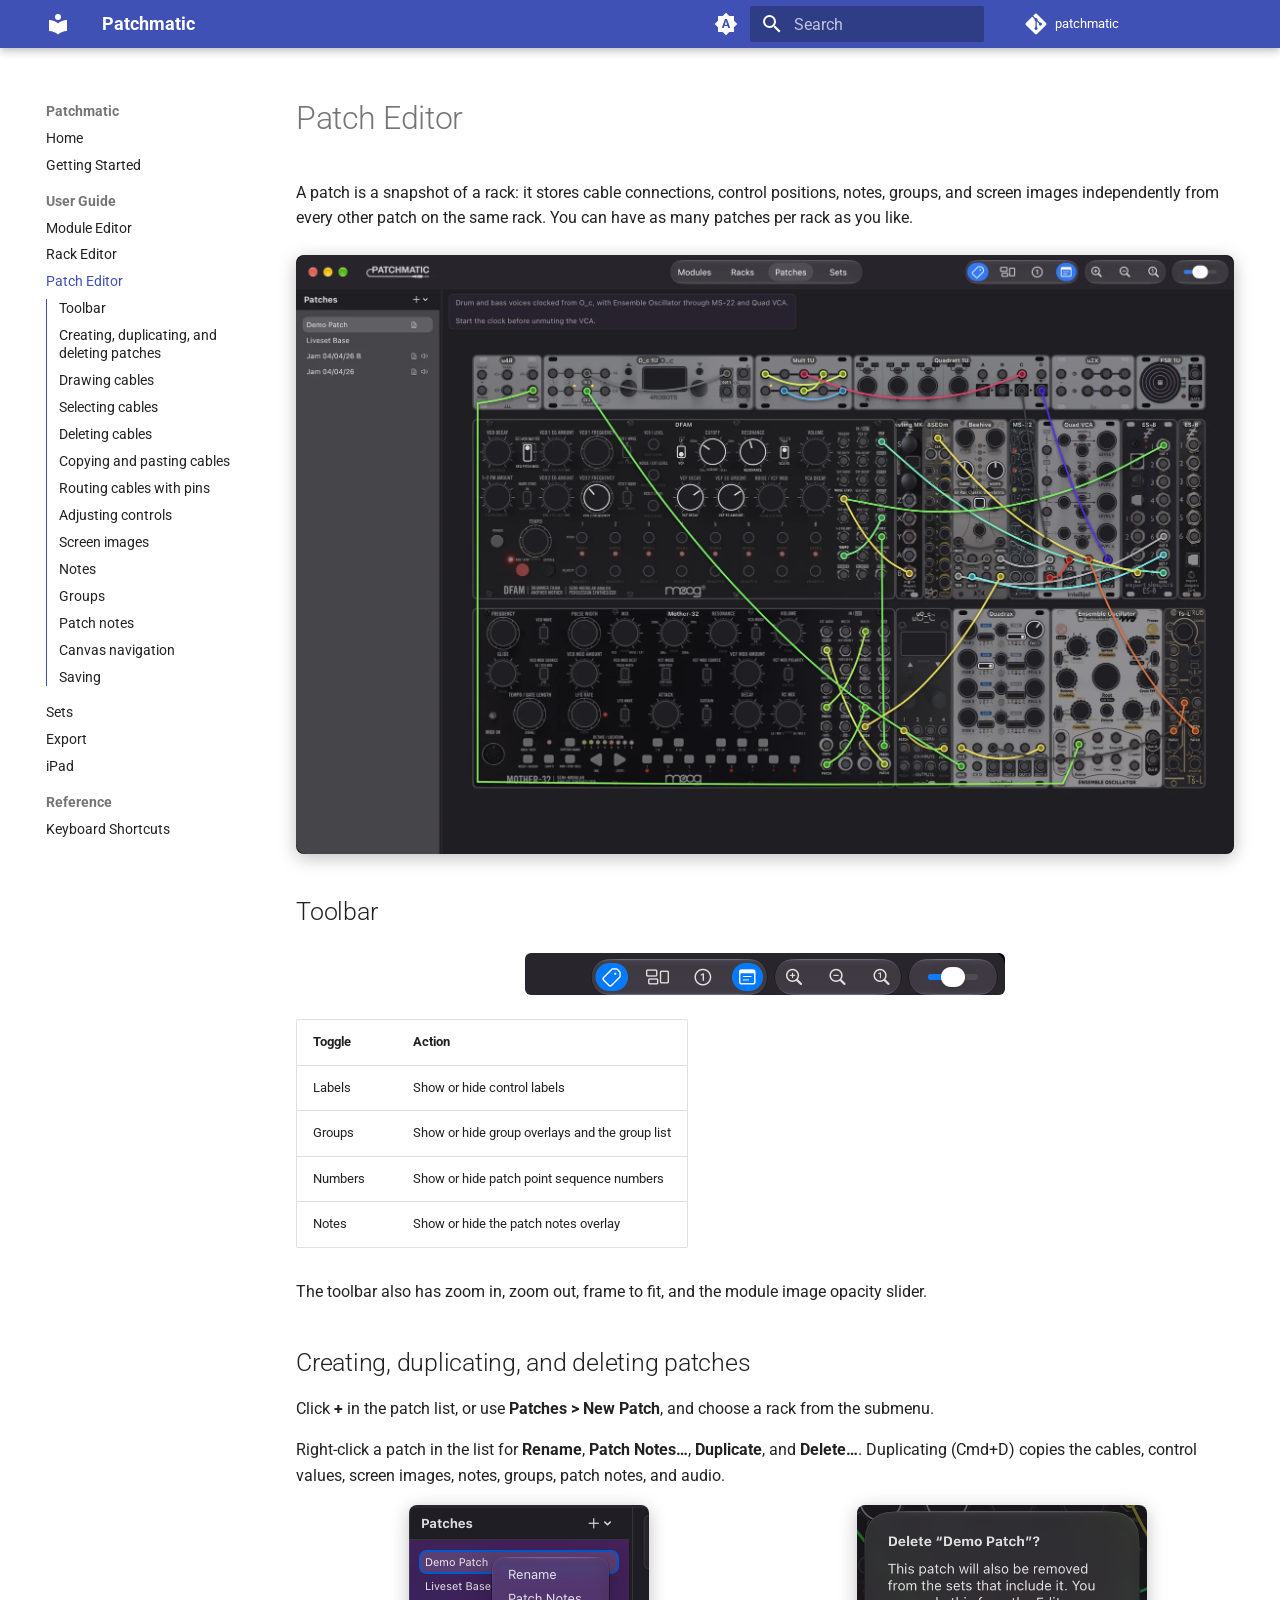
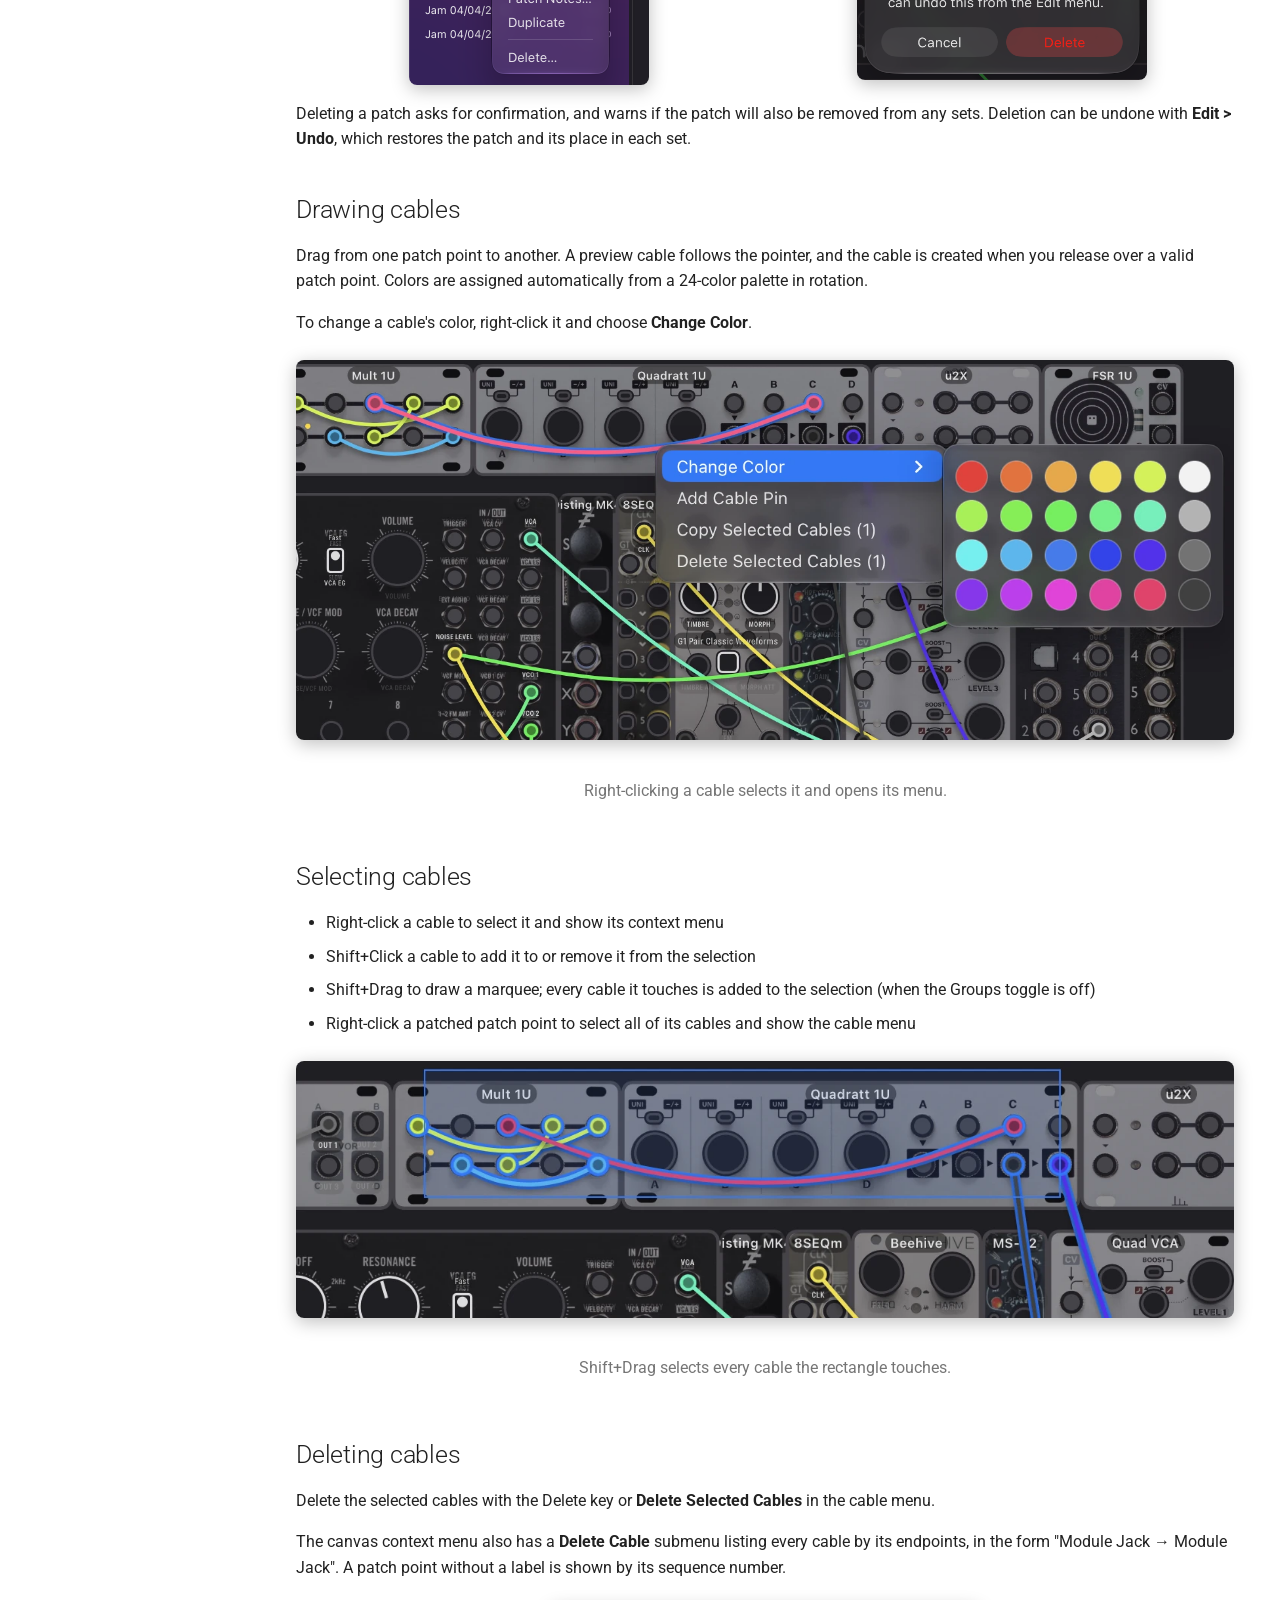
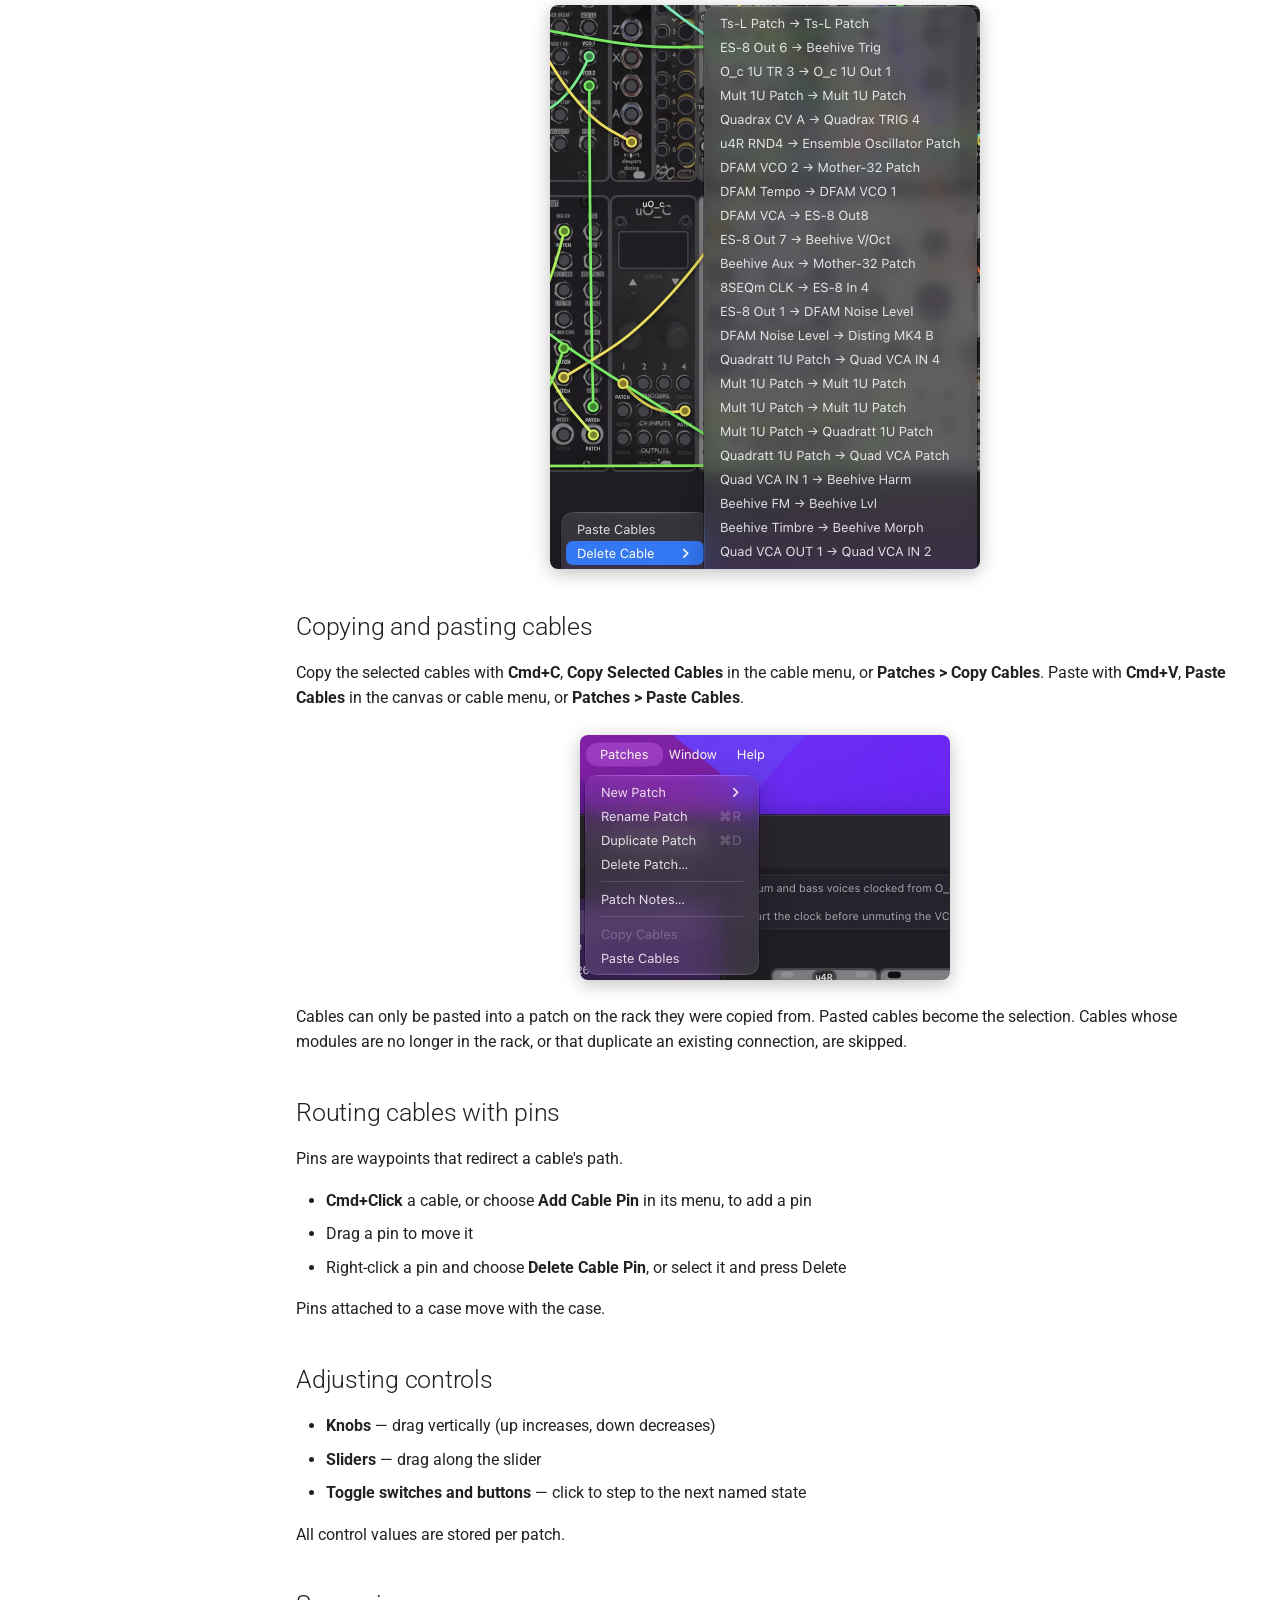
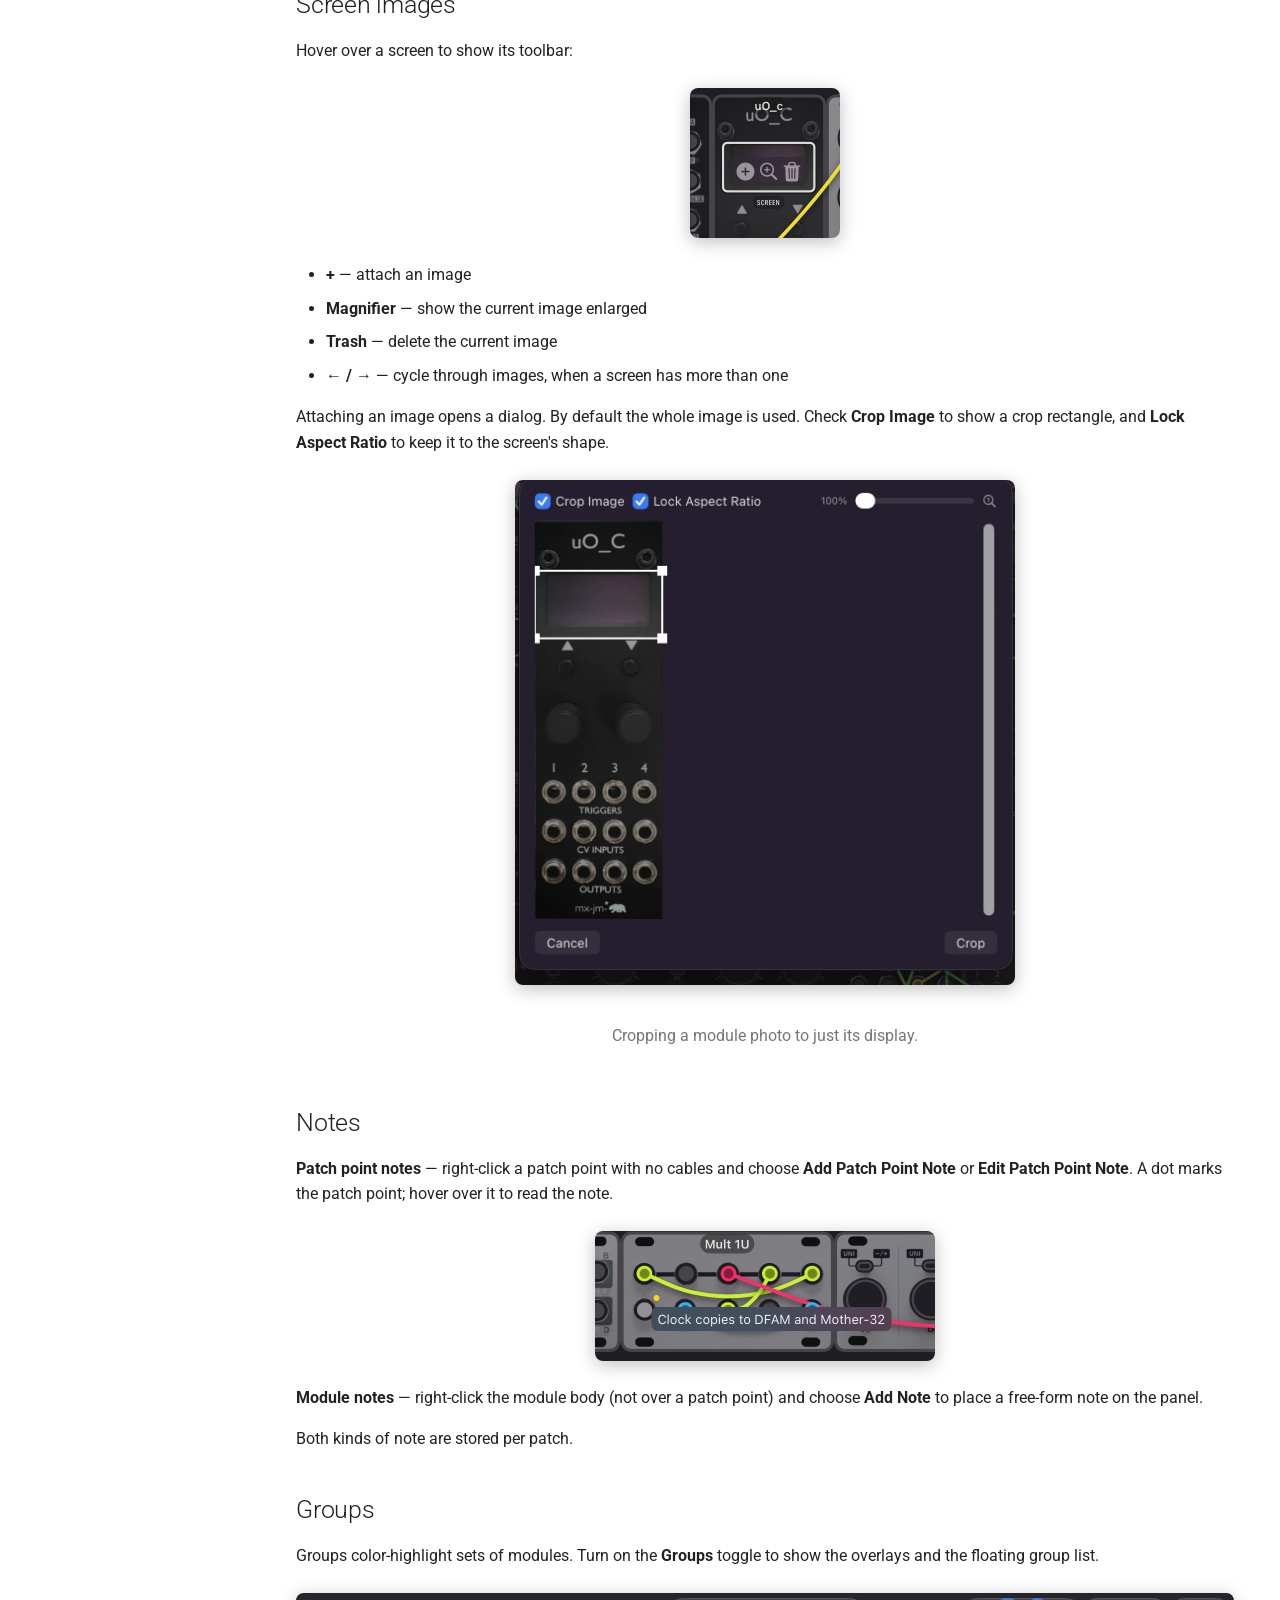
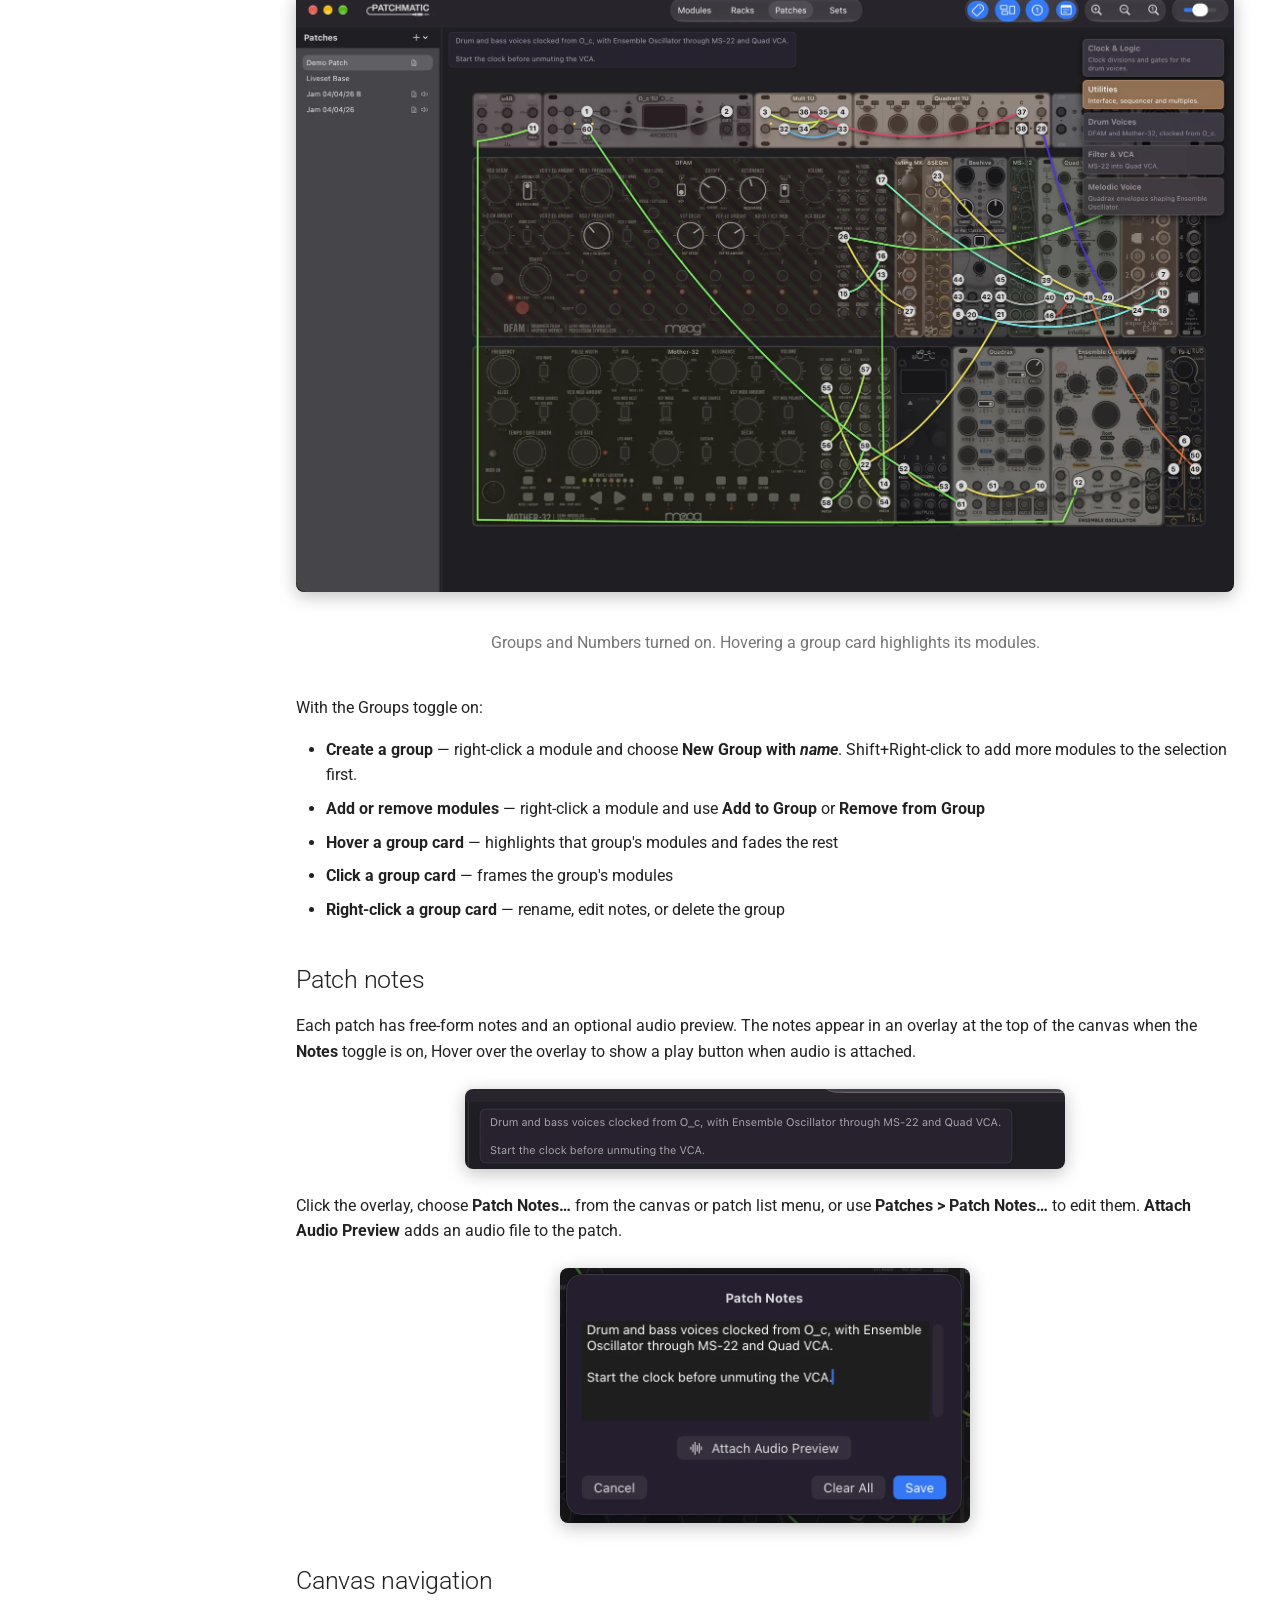
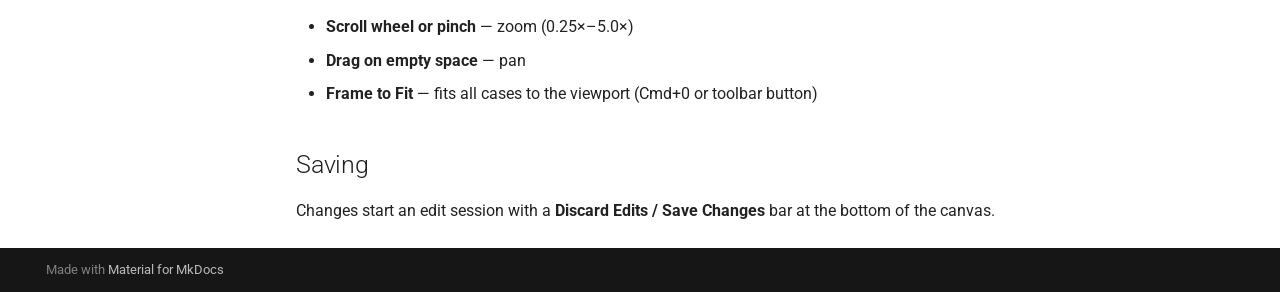
<file: guide/patch-editor/index.html>
<!doctype html>
<html lang="en" class="no-js">
  <head>
    
      <meta charset="utf-8">
      <meta name="viewport" content="width=device-width,initial-scale=1">
      
        <meta name="description" content="Document Eurorack patches in Patchmatic: draw cables between patch points, set knob positions, route cables with pins and add notes.">
      
      
      
        <link rel="canonical" href="https://pkyme.github.io/patchmatic/guide/patch-editor/">
      
      
        <link rel="prev" href="../rack-editor/">
      
      
        <link rel="next" href="../sets/">
      
      
        
      
      
      <link rel="icon" href="../../assets/images/favicon.png">
      <meta name="generator" content="mkdocs-1.6.1, mkdocs-material-9.8.1">
    
    
      
        <title>Patch Editor - Patchmatic</title>
      
    
    
      <link rel="stylesheet" href="../../assets/stylesheets/main.57a0d79d.min.css">
      
        
        <link rel="stylesheet" href="../../assets/stylesheets/palette.fb2fffe2.min.css">
      
      


    
    
      
    
    
      
        
        
        <link rel="preconnect" href="https://fonts.gstatic.com" crossorigin>
        <link rel="stylesheet" href="https://fonts.googleapis.com/css?family=Roboto:300,300i,400,400i,700,700i%7CRoboto+Mono:400,400i,700,700i&display=fallback">
        <style>:root{--md-text-font:"Roboto";--md-code-font:"Roboto Mono"}</style>
      
    
    
      <link rel="stylesheet" href="../../stylesheets/extra.css">
    
    <script>__md_scope=new URL("../..",location),__md_hash=e=>[...e].reduce(((e,_)=>(e<<5)-e+_.charCodeAt(0)),0),__md_get=(e,_=localStorage,t=__md_scope)=>JSON.parse(_.getItem(t.pathname+"."+e)),__md_set=(e,_,t=localStorage,a=__md_scope)=>{try{t.setItem(a.pathname+"."+e,JSON.stringify(_))}catch(e){}}</script>
    
      

    
    
  </head>
  
  
    
    
      
    
    
    
    
    <body dir="ltr" data-md-color-scheme="default" data-md-color-primary="indigo" data-md-color-accent="indigo">
  
    
    <input class="md-toggle" data-md-toggle="drawer" type="checkbox" id="__drawer" autocomplete="off">
    <input class="md-toggle" data-md-toggle="search" type="checkbox" id="__search" autocomplete="off">
    <label class="md-overlay" for="__drawer"></label>
    <div data-md-component="skip">
      
        
        <a href="#patch-editor" class="md-skip">
          Skip to content
        </a>
      
    </div>
    <div data-md-component="announce">
      
    </div>
    
    
      

  

<header class="md-header md-header--shadow" data-md-component="header">
  <nav class="md-header__inner md-grid" aria-label="Header">
    <a href="../.." title="Patchmatic" class="md-header__button md-logo" aria-label="Patchmatic" data-md-component="logo">
      
  
  <svg xmlns="http://www.w3.org/2000/svg" viewBox="0 0 24 24"><path d="M12 8a3 3 0 0 0 3-3 3 3 0 0 0-3-3 3 3 0 0 0-3 3 3 3 0 0 0 3 3m0 3.54C9.64 9.35 6.5 8 3 8v11c3.5 0 6.64 1.35 9 3.54 2.36-2.19 5.5-3.54 9-3.54V8c-3.5 0-6.64 1.35-9 3.54"/></svg>

    </a>
    <label class="md-header__button md-icon" for="__drawer">
      
      <svg xmlns="http://www.w3.org/2000/svg" viewBox="0 0 24 24"><path d="M3 6h18v2H3zm0 5h18v2H3zm0 5h18v2H3z"/></svg>
    </label>
    <div class="md-header__title" data-md-component="header-title">
      <div class="md-header__ellipsis">
        <div class="md-header__topic">
          <span class="md-ellipsis">
            Patchmatic
          </span>
        </div>
        <div class="md-header__topic" data-md-component="header-topic">
          <span class="md-ellipsis">
            
              Patch Editor
            
          </span>
        </div>
      </div>
    </div>
    
      
        <form class="md-header__option" data-md-component="palette">
  
    
    
    
    <input class="md-option" data-md-color-media="(prefers-color-scheme)" data-md-color-scheme="default" data-md-color-primary="indigo" data-md-color-accent="indigo"  aria-label="Switch to light mode"  type="radio" name="__palette" id="__palette_0">
    
      <label class="md-header__button md-icon" title="Switch to light mode" for="__palette_1" hidden>
        <svg xmlns="http://www.w3.org/2000/svg" viewBox="0 0 24 24"><path d="m14.3 16-.7-2h-3.2l-.7 2H7.8L11 7h2l3.2 9zM20 8.69V4h-4.69L12 .69 8.69 4H4v4.69L.69 12 4 15.31V20h4.69L12 23.31 15.31 20H20v-4.69L23.31 12zm-9.15 3.96h2.3L12 9z"/></svg>
      </label>
    
  
    
    
    
    <input class="md-option" data-md-color-media="(prefers-color-scheme: light)" data-md-color-scheme="default" data-md-color-primary="indigo" data-md-color-accent="indigo"  aria-label="Switch to dark mode"  type="radio" name="__palette" id="__palette_1">
    
      <label class="md-header__button md-icon" title="Switch to dark mode" for="__palette_2" hidden>
        <svg xmlns="http://www.w3.org/2000/svg" viewBox="0 0 24 24"><path d="M12 8a4 4 0 0 0-4 4 4 4 0 0 0 4 4 4 4 0 0 0 4-4 4 4 0 0 0-4-4m0 10a6 6 0 0 1-6-6 6 6 0 0 1 6-6 6 6 0 0 1 6 6 6 6 0 0 1-6 6m8-9.31V4h-4.69L12 .69 8.69 4H4v4.69L.69 12 4 15.31V20h4.69L12 23.31 15.31 20H20v-4.69L23.31 12z"/></svg>
      </label>
    
  
    
    
    
    <input class="md-option" data-md-color-media="(prefers-color-scheme: dark)" data-md-color-scheme="slate" data-md-color-primary="indigo" data-md-color-accent="indigo"  aria-label="Switch to system preference"  type="radio" name="__palette" id="__palette_2">
    
      <label class="md-header__button md-icon" title="Switch to system preference" for="__palette_0" hidden>
        <svg xmlns="http://www.w3.org/2000/svg" viewBox="0 0 24 24"><path d="M12 18c-.89 0-1.74-.2-2.5-.55C11.56 16.5 13 14.42 13 12s-1.44-4.5-3.5-5.45C10.26 6.2 11.11 6 12 6a6 6 0 0 1 6 6 6 6 0 0 1-6 6m8-9.31V4h-4.69L12 .69 8.69 4H4v4.69L.69 12 4 15.31V20h4.69L12 23.31 15.31 20H20v-4.69L23.31 12z"/></svg>
      </label>
    
  
</form>
      
    
    
      <script>var palette=__md_get("__palette");if(palette&&palette.color){if("(prefers-color-scheme)"===palette.color.media){var media=matchMedia("(prefers-color-scheme: light)"),input=document.querySelector(media.matches?"[data-md-color-media='(prefers-color-scheme: light)']":"[data-md-color-media='(prefers-color-scheme: dark)']");palette.color.media=input.getAttribute("data-md-color-media"),palette.color.scheme=input.getAttribute("data-md-color-scheme"),palette.color.primary=input.getAttribute("data-md-color-primary"),palette.color.accent=input.getAttribute("data-md-color-accent")}for(var[key,value]of Object.entries(palette.color))document.body.setAttribute("data-md-color-"+key,value)}</script>
    
    
    
      
      
        <label class="md-header__button md-icon" for="__search">
          
          <svg xmlns="http://www.w3.org/2000/svg" viewBox="0 0 24 24"><path d="M9.5 3A6.5 6.5 0 0 1 16 9.5c0 1.61-.59 3.09-1.56 4.23l.27.27h.79l5 5-1.5 1.5-5-5v-.79l-.27-.27A6.52 6.52 0 0 1 9.5 16 6.5 6.5 0 0 1 3 9.5 6.5 6.5 0 0 1 9.5 3m0 2C7 5 5 7 5 9.5S7 14 9.5 14 14 12 14 9.5 12 5 9.5 5"/></svg>
        </label>
        <div class="md-search" data-md-component="search" role="dialog">
  <label class="md-search__overlay" for="__search"></label>
  <div class="md-search__inner" role="search">
    <form class="md-search__form" name="search">
      <input type="text" class="md-search__input" name="query" aria-label="Search" placeholder="Search" autocapitalize="off" autocorrect="off" autocomplete="off" spellcheck="false" data-md-component="search-query" required>
      <label class="md-search__icon md-icon" for="__search">
        
        <svg xmlns="http://www.w3.org/2000/svg" viewBox="0 0 24 24"><path d="M9.5 3A6.5 6.5 0 0 1 16 9.5c0 1.61-.59 3.09-1.56 4.23l.27.27h.79l5 5-1.5 1.5-5-5v-.79l-.27-.27A6.52 6.52 0 0 1 9.5 16 6.5 6.5 0 0 1 3 9.5 6.5 6.5 0 0 1 9.5 3m0 2C7 5 5 7 5 9.5S7 14 9.5 14 14 12 14 9.5 12 5 9.5 5"/></svg>
        
        <svg xmlns="http://www.w3.org/2000/svg" viewBox="0 0 24 24"><path d="M20 11v2H8l5.5 5.5-1.42 1.42L4.16 12l7.92-7.92L13.5 5.5 8 11z"/></svg>
      </label>
      <nav class="md-search__options" aria-label="Search">
        
        <button type="reset" class="md-search__icon md-icon" title="Clear" aria-label="Clear" tabindex="-1">
          
          <svg xmlns="http://www.w3.org/2000/svg" viewBox="0 0 24 24"><path d="M19 6.41 17.59 5 12 10.59 6.41 5 5 6.41 10.59 12 5 17.59 6.41 19 12 13.41 17.59 19 19 17.59 13.41 12z"/></svg>
        </button>
      </nav>
      
    </form>
    <div class="md-search__output">
      <div class="md-search__scrollwrap" tabindex="0" data-md-scrollfix>
        <div class="md-search-result" data-md-component="search-result">
          <div class="md-search-result__meta">
            Initializing search
          </div>
          <ol class="md-search-result__list" role="presentation"></ol>
        </div>
      </div>
    </div>
  </div>
</div>
      
    
    
      <div class="md-header__source">
        <a href="https://github.com/pkyme/patchmatic" title="Go to repository" class="md-source" data-md-component="source">
  <div class="md-source__icon md-icon">
    
    <svg xmlns="http://www.w3.org/2000/svg" viewBox="0 0 448 512"><!--! Font Awesome Free 7.1.0 by @fontawesome - https://fontawesome.com License - https://fontawesome.com/license/free (Icons: CC BY 4.0, Fonts: SIL OFL 1.1, Code: MIT License) Copyright 2025 Fonticons, Inc.--><path d="M439.6 236.1 244 40.5c-5.4-5.5-12.8-8.5-20.4-8.5s-15 3-20.4 8.4L162.5 81l51.5 51.5c27.1-9.1 52.7 16.8 43.4 43.7l49.7 49.7c34.2-11.8 61.2 31 35.5 56.7-26.5 26.5-70.2-2.9-56-37.3L240.3 199v121.9c25.3 12.5 22.3 41.8 9.1 55-6.4 6.4-15.2 10.1-24.3 10.1s-17.8-3.6-24.3-10.1c-17.6-17.6-11.1-46.9 11.2-56v-123c-20.8-8.5-24.6-30.7-18.6-45L142.6 101 8.5 235.1C3 240.6 0 247.9 0 255.5s3 15 8.5 20.4l195.6 195.7c5.4 5.4 12.7 8.4 20.4 8.4s15-3 20.4-8.4l194.7-194.7c5.4-5.4 8.4-12.8 8.4-20.4s-3-15-8.4-20.4"/></svg>
  </div>
  <div class="md-source__repository">
    patchmatic
  </div>
</a>
      </div>
    
  </nav>
  
</header>
    
    <div class="md-container" data-md-component="container">
      
      
        
          
        
      
      <main class="md-main" data-md-component="main">
        <div class="md-main__inner md-grid">
          
            
              
              <div class="md-sidebar md-sidebar--primary" data-md-component="sidebar" data-md-type="navigation" >
                <div class="md-sidebar__scrollwrap">
                  <div class="md-sidebar__inner">
                    



  

<nav class="md-nav md-nav--primary md-nav--integrated" aria-label="Navigation" data-md-level="0">
  <label class="md-nav__title" for="__drawer">
    <a href="../.." title="Patchmatic" class="md-nav__button md-logo" aria-label="Patchmatic" data-md-component="logo">
      
  
  <svg xmlns="http://www.w3.org/2000/svg" viewBox="0 0 24 24"><path d="M12 8a3 3 0 0 0 3-3 3 3 0 0 0-3-3 3 3 0 0 0-3 3 3 3 0 0 0 3 3m0 3.54C9.64 9.35 6.5 8 3 8v11c3.5 0 6.64 1.35 9 3.54 2.36-2.19 5.5-3.54 9-3.54V8c-3.5 0-6.64 1.35-9 3.54"/></svg>

    </a>
    Patchmatic
  </label>
  
    <div class="md-nav__source">
      <a href="https://github.com/pkyme/patchmatic" title="Go to repository" class="md-source" data-md-component="source">
  <div class="md-source__icon md-icon">
    
    <svg xmlns="http://www.w3.org/2000/svg" viewBox="0 0 448 512"><!--! Font Awesome Free 7.1.0 by @fontawesome - https://fontawesome.com License - https://fontawesome.com/license/free (Icons: CC BY 4.0, Fonts: SIL OFL 1.1, Code: MIT License) Copyright 2025 Fonticons, Inc.--><path d="M439.6 236.1 244 40.5c-5.4-5.5-12.8-8.5-20.4-8.5s-15 3-20.4 8.4L162.5 81l51.5 51.5c27.1-9.1 52.7 16.8 43.4 43.7l49.7 49.7c34.2-11.8 61.2 31 35.5 56.7-26.5 26.5-70.2-2.9-56-37.3L240.3 199v121.9c25.3 12.5 22.3 41.8 9.1 55-6.4 6.4-15.2 10.1-24.3 10.1s-17.8-3.6-24.3-10.1c-17.6-17.6-11.1-46.9 11.2-56v-123c-20.8-8.5-24.6-30.7-18.6-45L142.6 101 8.5 235.1C3 240.6 0 247.9 0 255.5s3 15 8.5 20.4l195.6 195.7c5.4 5.4 12.7 8.4 20.4 8.4s15-3 20.4-8.4l194.7-194.7c5.4-5.4 8.4-12.8 8.4-20.4s-3-15-8.4-20.4"/></svg>
  </div>
  <div class="md-source__repository">
    patchmatic
  </div>
</a>
    </div>
  
  <ul class="md-nav__list" data-md-scrollfix>
    
      
      
  
  
  
  
    <li class="md-nav__item">
      <a href="../.." class="md-nav__link">
        
  
  
  <span class="md-ellipsis">
    
  
    Home
  

    
  </span>
  
  

      </a>
    </li>
  

    
      
      
  
  
  
  
    <li class="md-nav__item">
      <a href="../../getting-started/" class="md-nav__link">
        
  
  
  <span class="md-ellipsis">
    
  
    Getting Started
  

    
  </span>
  
  

      </a>
    </li>
  

    
      
      
  
  
    
  
  
  
    
    
    
    
      
        
        
      
    
    
    <li class="md-nav__item md-nav__item--active md-nav__item--section md-nav__item--nested">
      
        
        
        <input class="md-nav__toggle md-toggle " type="checkbox" id="__nav_3" checked>
        
          
          <label class="md-nav__link" for="__nav_3" id="__nav_3_label" tabindex="">
            
  
  
  <span class="md-ellipsis">
    
  
    User Guide
  

    
  </span>
  
  

            <span class="md-nav__icon md-icon"></span>
          </label>
        
        <nav class="md-nav" data-md-level="1" aria-labelledby="__nav_3_label" aria-expanded="true">
          <label class="md-nav__title" for="__nav_3">
            <span class="md-nav__icon md-icon"></span>
            
  
    User Guide
  

          </label>
          <ul class="md-nav__list" data-md-scrollfix>
            
              
                
  
  
  
  
    <li class="md-nav__item">
      <a href="../module-editor/" class="md-nav__link">
        
  
  
  <span class="md-ellipsis">
    
  
    Module Editor
  

    
  </span>
  
  

      </a>
    </li>
  

              
            
              
                
  
  
  
  
    <li class="md-nav__item">
      <a href="../rack-editor/" class="md-nav__link">
        
  
  
  <span class="md-ellipsis">
    
  
    Rack Editor
  

    
  </span>
  
  

      </a>
    </li>
  

              
            
              
                
  
  
    
  
  
  
    <li class="md-nav__item md-nav__item--active">
      
      <input class="md-nav__toggle md-toggle" type="checkbox" id="__toc">
      
      
        
      
      
        <label class="md-nav__link md-nav__link--active" for="__toc">
          
  
  
  <span class="md-ellipsis">
    
  
    Patch Editor
  

    
  </span>
  
  

          <span class="md-nav__icon md-icon"></span>
        </label>
      
      <a href="./" class="md-nav__link md-nav__link--active">
        
  
  
  <span class="md-ellipsis">
    
  
    Patch Editor
  

    
  </span>
  
  

      </a>
      
        

<nav class="md-nav md-nav--secondary" aria-label="Table of contents">
  
  
  
    
  
  
    <label class="md-nav__title" for="__toc">
      <span class="md-nav__icon md-icon"></span>
      Table of contents
    </label>
    <ul class="md-nav__list" data-md-component="toc" data-md-scrollfix>
      
        <li class="md-nav__item">
  <a href="#toolbar" class="md-nav__link">
    <span class="md-ellipsis">
      
        Toolbar
      
    </span>
  </a>
  
</li>
      
        <li class="md-nav__item">
  <a href="#creating-duplicating-and-deleting-patches" class="md-nav__link">
    <span class="md-ellipsis">
      
        Creating, duplicating, and deleting patches
      
    </span>
  </a>
  
</li>
      
        <li class="md-nav__item">
  <a href="#drawing-cables" class="md-nav__link">
    <span class="md-ellipsis">
      
        Drawing cables
      
    </span>
  </a>
  
</li>
      
        <li class="md-nav__item">
  <a href="#selecting-cables" class="md-nav__link">
    <span class="md-ellipsis">
      
        Selecting cables
      
    </span>
  </a>
  
</li>
      
        <li class="md-nav__item">
  <a href="#deleting-cables" class="md-nav__link">
    <span class="md-ellipsis">
      
        Deleting cables
      
    </span>
  </a>
  
</li>
      
        <li class="md-nav__item">
  <a href="#copying-and-pasting-cables" class="md-nav__link">
    <span class="md-ellipsis">
      
        Copying and pasting cables
      
    </span>
  </a>
  
</li>
      
        <li class="md-nav__item">
  <a href="#routing-cables-with-pins" class="md-nav__link">
    <span class="md-ellipsis">
      
        Routing cables with pins
      
    </span>
  </a>
  
</li>
      
        <li class="md-nav__item">
  <a href="#adjusting-controls" class="md-nav__link">
    <span class="md-ellipsis">
      
        Adjusting controls
      
    </span>
  </a>
  
</li>
      
        <li class="md-nav__item">
  <a href="#screen-images" class="md-nav__link">
    <span class="md-ellipsis">
      
        Screen images
      
    </span>
  </a>
  
</li>
      
        <li class="md-nav__item">
  <a href="#notes" class="md-nav__link">
    <span class="md-ellipsis">
      
        Notes
      
    </span>
  </a>
  
</li>
      
        <li class="md-nav__item">
  <a href="#groups" class="md-nav__link">
    <span class="md-ellipsis">
      
        Groups
      
    </span>
  </a>
  
</li>
      
        <li class="md-nav__item">
  <a href="#patch-notes" class="md-nav__link">
    <span class="md-ellipsis">
      
        Patch notes
      
    </span>
  </a>
  
</li>
      
        <li class="md-nav__item">
  <a href="#canvas-navigation" class="md-nav__link">
    <span class="md-ellipsis">
      
        Canvas navigation
      
    </span>
  </a>
  
</li>
      
        <li class="md-nav__item">
  <a href="#saving" class="md-nav__link">
    <span class="md-ellipsis">
      
        Saving
      
    </span>
  </a>
  
</li>
      
    </ul>
  
</nav>
      
    </li>
  

              
            
              
                
  
  
  
  
    <li class="md-nav__item">
      <a href="../sets/" class="md-nav__link">
        
  
  
  <span class="md-ellipsis">
    
  
    Sets
  

    
  </span>
  
  

      </a>
    </li>
  

              
            
              
                
  
  
  
  
    <li class="md-nav__item">
      <a href="../export/" class="md-nav__link">
        
  
  
  <span class="md-ellipsis">
    
  
    Export
  

    
  </span>
  
  

      </a>
    </li>
  

              
            
              
                
  
  
  
  
    <li class="md-nav__item">
      <a href="../ipad/" class="md-nav__link">
        
  
  
  <span class="md-ellipsis">
    
  
    iPad
  

    
  </span>
  
  

      </a>
    </li>
  

              
            
          </ul>
        </nav>
      
    </li>
  

    
      
      
  
  
  
  
    
    
    
    
      
        
        
      
    
    
    <li class="md-nav__item md-nav__item--section md-nav__item--nested">
      
        
        
        <input class="md-nav__toggle md-toggle " type="checkbox" id="__nav_4" >
        
          
          <label class="md-nav__link" for="__nav_4" id="__nav_4_label" tabindex="">
            
  
  
  <span class="md-ellipsis">
    
  
    Reference
  

    
  </span>
  
  

            <span class="md-nav__icon md-icon"></span>
          </label>
        
        <nav class="md-nav" data-md-level="1" aria-labelledby="__nav_4_label" aria-expanded="false">
          <label class="md-nav__title" for="__nav_4">
            <span class="md-nav__icon md-icon"></span>
            
  
    Reference
  

          </label>
          <ul class="md-nav__list" data-md-scrollfix>
            
              
                
  
  
  
  
    <li class="md-nav__item">
      <a href="../../reference/keyboard-shortcuts/" class="md-nav__link">
        
  
  
  <span class="md-ellipsis">
    
  
    Keyboard Shortcuts
  

    
  </span>
  
  

      </a>
    </li>
  

              
            
          </ul>
        </nav>
      
    </li>
  

    
  </ul>
</nav>
                  </div>
                </div>
              </div>
            
            
          
          
            <div class="md-content" data-md-component="content">
              
              <article class="md-content__inner md-typeset">
                
                  


  
  


<h1 id="patch-editor">Patch Editor<a class="headerlink" href="#patch-editor" title="Permanent link">&para;</a></h1>
<p>A patch is a snapshot of a rack: it stores cable connections, control positions, notes, groups, and screen images independently from every other patch on the same rack. You can have as many patches per rack as you like.</p>
<figure>
  <img alt="Patch Editor showing a patched rack with colored cables and the patch notes overlay" src="../../images/patch-editor/overview.webp" />
</figure>
<h2 id="toolbar">Toolbar<a class="headerlink" href="#toolbar" title="Permanent link">&para;</a></h2>
<figure>
  <img alt="Patches toolbar" class="strip" src="../../images/patch-editor/toolbar.png" width="480" />
</figure>
<table>
<thead>
<tr>
<th>Toggle</th>
<th>Action</th>
</tr>
</thead>
<tbody>
<tr>
<td>Labels</td>
<td>Show or hide control labels</td>
</tr>
<tr>
<td>Groups</td>
<td>Show or hide group overlays and the group list</td>
</tr>
<tr>
<td>Numbers</td>
<td>Show or hide patch point sequence numbers</td>
</tr>
<tr>
<td>Notes</td>
<td>Show or hide the patch notes overlay</td>
</tr>
</tbody>
</table>
<p>The toolbar also has zoom in, zoom out, frame to fit, and the module image opacity slider.</p>
<h2 id="creating-duplicating-and-deleting-patches">Creating, duplicating, and deleting patches<a class="headerlink" href="#creating-duplicating-and-deleting-patches" title="Permanent link">&para;</a></h2>
<p>Click <strong>+</strong> in the patch list, or use <strong>Patches &gt; New Patch</strong>, and choose a rack from the submenu.</p>
<p>Right-click a patch in the list for <strong>Rename</strong>, <strong>Patch Notes…</strong>, <strong>Duplicate</strong>, and <strong>Delete…</strong>. Duplicating (Cmd+D) copies the cables, control values, screen images, notes, groups, patch notes, and audio.</p>
<div class="grid">
<figure>
  <img alt="Patch list context menu" src="../../images/patch-editor/list_menu.png" width="240" />
</figure>
<figure>
  <img alt="Delete patch confirmation" src="../../images/patch-editor/delete_confirm.png" width="290" />
</figure>
</div>
<p>Deleting a patch asks for confirmation, and warns if the patch will also be removed from any sets. Deletion can be undone with <strong>Edit &gt; Undo</strong>, which restores the patch and its place in each set.</p>
<h2 id="drawing-cables">Drawing cables<a class="headerlink" href="#drawing-cables" title="Permanent link">&para;</a></h2>
<p>Drag from one patch point to another. A preview cable follows the pointer, and the cable is created when you release over a valid patch point. Colors are assigned automatically from a 24-color palette in rotation.</p>
<p>To change a cable's color, right-click it and choose <strong>Change Color</strong>.</p>
<figure>
  <img alt="Cable context menu with the Change Color palette" src="../../images/patch-editor/cable_menu.webp" />
<br />
<figcaption>Right-clicking a cable selects it and opens its menu.</figcaption>
</figure>
<h2 id="selecting-cables">Selecting cables<a class="headerlink" href="#selecting-cables" title="Permanent link">&para;</a></h2>
<ul>
<li>Right-click a cable to select it and show its context menu</li>
<li>Shift+Click a cable to add it to or remove it from the selection</li>
<li>Shift+Drag to draw a marquee; every cable it touches is added to the selection (when the Groups toggle is off)</li>
<li>Right-click a patched patch point to select all of its cables and show the cable menu</li>
</ul>
<figure>
  <img alt="Shift-drag marquee selecting the cables in the top row" src="../../images/patch-editor/cable_marquee.webp" />
<br />
<figcaption>Shift+Drag selects every cable the rectangle touches.</figcaption>
</figure>
<h2 id="deleting-cables">Deleting cables<a class="headerlink" href="#deleting-cables" title="Permanent link">&para;</a></h2>
<p>Delete the selected cables with the Delete key or <strong>Delete Selected Cables</strong> in the cable menu.</p>
<p>The canvas context menu also has a <strong>Delete Cable</strong> submenu listing every cable by its endpoints, in the form "Module Jack → Module Jack". A patch point without a label is shown by its sequence number.</p>
<figure>
  <img alt="Delete Cable submenu listing cables by endpoint" src="../../images/patch-editor/delete_cable_menu.webp" width="430" />
</figure>
<h2 id="copying-and-pasting-cables">Copying and pasting cables<a class="headerlink" href="#copying-and-pasting-cables" title="Permanent link">&para;</a></h2>
<p>Copy the selected cables with <strong>Cmd+C</strong>, <strong>Copy Selected Cables</strong> in the cable menu, or <strong>Patches &gt; Copy Cables</strong>. Paste with <strong>Cmd+V</strong>, <strong>Paste Cables</strong> in the canvas or cable menu, or <strong>Patches &gt; Paste Cables</strong>.</p>
<figure>
  <img alt="Patches menu" src="../../images/patch-editor/menu.webp" width="370" />
</figure>
<p>Cables can only be pasted into a patch on the rack they were copied from. Pasted cables become the selection. Cables whose modules are no longer in the rack, or that duplicate an existing connection, are skipped.</p>
<h2 id="routing-cables-with-pins">Routing cables with pins<a class="headerlink" href="#routing-cables-with-pins" title="Permanent link">&para;</a></h2>
<p>Pins are waypoints that redirect a cable's path.</p>
<ul>
<li><strong>Cmd+Click</strong> a cable, or choose <strong>Add Cable Pin</strong> in its menu, to add a pin</li>
<li>Drag a pin to move it</li>
<li>Right-click a pin and choose <strong>Delete Cable Pin</strong>, or select it and press Delete</li>
</ul>
<p>Pins attached to a case move with the case.</p>
<h2 id="adjusting-controls">Adjusting controls<a class="headerlink" href="#adjusting-controls" title="Permanent link">&para;</a></h2>
<ul>
<li><strong>Knobs</strong> — drag vertically (up increases, down decreases)</li>
<li><strong>Sliders</strong> — drag along the slider</li>
<li><strong>Toggle switches and buttons</strong> — click to step to the next named state</li>
</ul>
<p>All control values are stored per patch.</p>
<h2 id="screen-images">Screen images<a class="headerlink" href="#screen-images" title="Permanent link">&para;</a></h2>
<p>Hover over a screen to show its toolbar:</p>
<figure>
  <img alt="Screen hover toolbar" src="../../images/patch-editor/screen_toolbar.png" width="150" />
</figure>
<ul>
<li><strong>+</strong> — attach an image</li>
<li><strong>Magnifier</strong> — show the current image enlarged</li>
<li><strong>Trash</strong> — delete the current image</li>
<li><strong>← / →</strong> — cycle through images, when a screen has more than one</li>
</ul>
<p>Attaching an image opens a dialog. By default the whole image is used. Check <strong>Crop Image</strong> to show a crop rectangle, and <strong>Lock Aspect Ratio</strong> to keep it to the screen's shape.</p>
<figure>
  <img alt="Screen image dialog with cropping enabled" src="../../images/patch-editor/screen_image_dialog.webp" width="500" />
<br />
<figcaption>Cropping a module photo to just its display.</figcaption>
</figure>
<h2 id="notes">Notes<a class="headerlink" href="#notes" title="Permanent link">&para;</a></h2>
<p><strong>Patch point notes</strong> — right-click a patch point with no cables and choose <strong>Add Patch Point Note</strong> or <strong>Edit Patch Point Note</strong>. A dot marks the patch point; hover over it to read the note.</p>
<figure>
  <img alt="Patch point note tooltip" src="../../images/patch-editor/point_note.png" width="340" />
</figure>
<p><strong>Module notes</strong> — right-click the module body (not over a patch point) and choose <strong>Add Note</strong> to place a free-form note on the panel.</p>
<p>Both kinds of note are stored per patch.</p>
<h2 id="groups">Groups<a class="headerlink" href="#groups" title="Permanent link">&para;</a></h2>
<p>Groups color-highlight sets of modules. Turn on the <strong>Groups</strong> toggle to show the overlays and the floating group list.</p>
<figure>
  <img alt="Groups and patch point numbers turned on" src="../../images/patch-editor/groups_numbers.webp" />
<br />
<figcaption>Groups and Numbers turned on. Hovering a group card highlights its modules.</figcaption>
</figure>
<p>With the Groups toggle on:</p>
<ul>
<li><strong>Create a group</strong> — right-click a module and choose <strong>New Group with <em>name</em></strong>. Shift+Right-click to add more modules to the selection first.</li>
<li><strong>Add or remove modules</strong> — right-click a module and use <strong>Add to Group</strong> or <strong>Remove from Group</strong></li>
<li><strong>Hover a group card</strong> — highlights that group's modules and fades the rest</li>
<li><strong>Click a group card</strong> — frames the group's modules</li>
<li><strong>Right-click a group card</strong> — rename, edit notes, or delete the group</li>
</ul>
<h2 id="patch-notes">Patch notes<a class="headerlink" href="#patch-notes" title="Permanent link">&para;</a></h2>
<p>Each patch has free-form notes and an optional audio preview. The notes appear in an overlay at the top of the canvas when the <strong>Notes</strong> toggle is on, Hover over the overlay to show a play button when audio is attached.</p>
<figure>
  <img alt="Patch notes overlay" src="../../images/patch-editor/notes_overlay.png" width="600" />
</figure>
<p>Click the overlay, choose <strong>Patch Notes…</strong> from the canvas or patch list menu, or use <strong>Patches &gt; Patch Notes…</strong> to edit them. <strong>Attach Audio Preview</strong> adds an audio file to the patch.</p>
<figure>
  <img alt="Patch Notes sheet" src="../../images/patch-editor/notes_sheet.webp" width="410" />
</figure>
<h2 id="canvas-navigation">Canvas navigation<a class="headerlink" href="#canvas-navigation" title="Permanent link">&para;</a></h2>
<ul>
<li><strong>Scroll wheel or pinch</strong> — zoom (0.25×–5.0×)</li>
<li><strong>Drag on empty space</strong> — pan</li>
<li><strong>Frame to Fit</strong> — fits all cases to the viewport (Cmd+0 or toolbar button)</li>
</ul>
<h2 id="saving">Saving<a class="headerlink" href="#saving" title="Permanent link">&para;</a></h2>
<p>Changes start an edit session with a <strong>Discard Edits / Save Changes</strong> bar at the bottom of the canvas.</p>







  
  






                
              </article>
            </div>
          
          
<script>var target=document.getElementById(location.hash.slice(1));target&&target.name&&(target.checked=target.name.startsWith("__tabbed_"))</script>
        </div>
        
          <button type="button" class="md-top md-icon" data-md-component="top" hidden>
  
  <svg xmlns="http://www.w3.org/2000/svg" viewBox="0 0 24 24"><path d="M13 20h-2V8l-5.5 5.5-1.42-1.42L12 4.16l7.92 7.92-1.42 1.42L13 8z"/></svg>
  Back to top
</button>
        
      </main>
      
        <footer class="md-footer">
  
  <div class="md-footer-meta md-typeset">
    <div class="md-footer-meta__inner md-grid">
      <div class="md-copyright">
  
  
    Made with
    <a href="https://squidfunk.github.io/mkdocs-material/" target="_blank" rel="noopener">
      Material for MkDocs
    </a>
  
</div>
      
    </div>
  </div>
</footer>
      
    </div>
    <div class="md-dialog" data-md-component="dialog">
      <div class="md-dialog__inner md-typeset"></div>
    </div>
    
    
    
      
      
      <script id="__config" type="application/json">{"annotate": null, "base": "../..", "features": ["navigation.sections", "navigation.top", "toc.integrate"], "search": "../../assets/javascripts/workers/search.a7633da7.min.js", "tags": null, "translations": {"clipboard.copied": "Copied to clipboard", "clipboard.copy": "Copy to clipboard", "search.result.more.one": "1 more on this page", "search.result.more.other": "# more on this page", "search.result.none": "No matching documents", "search.result.one": "1 matching document", "search.result.other": "# matching documents", "search.result.placeholder": "Type to start searching", "search.result.term.missing": "Missing", "select.version": "Select version"}, "version": null}</script>
    
    
      <script src="../../assets/javascripts/bundle.a5f9d56c.min.js"></script>
      
    
  </body>
</html>
</file>
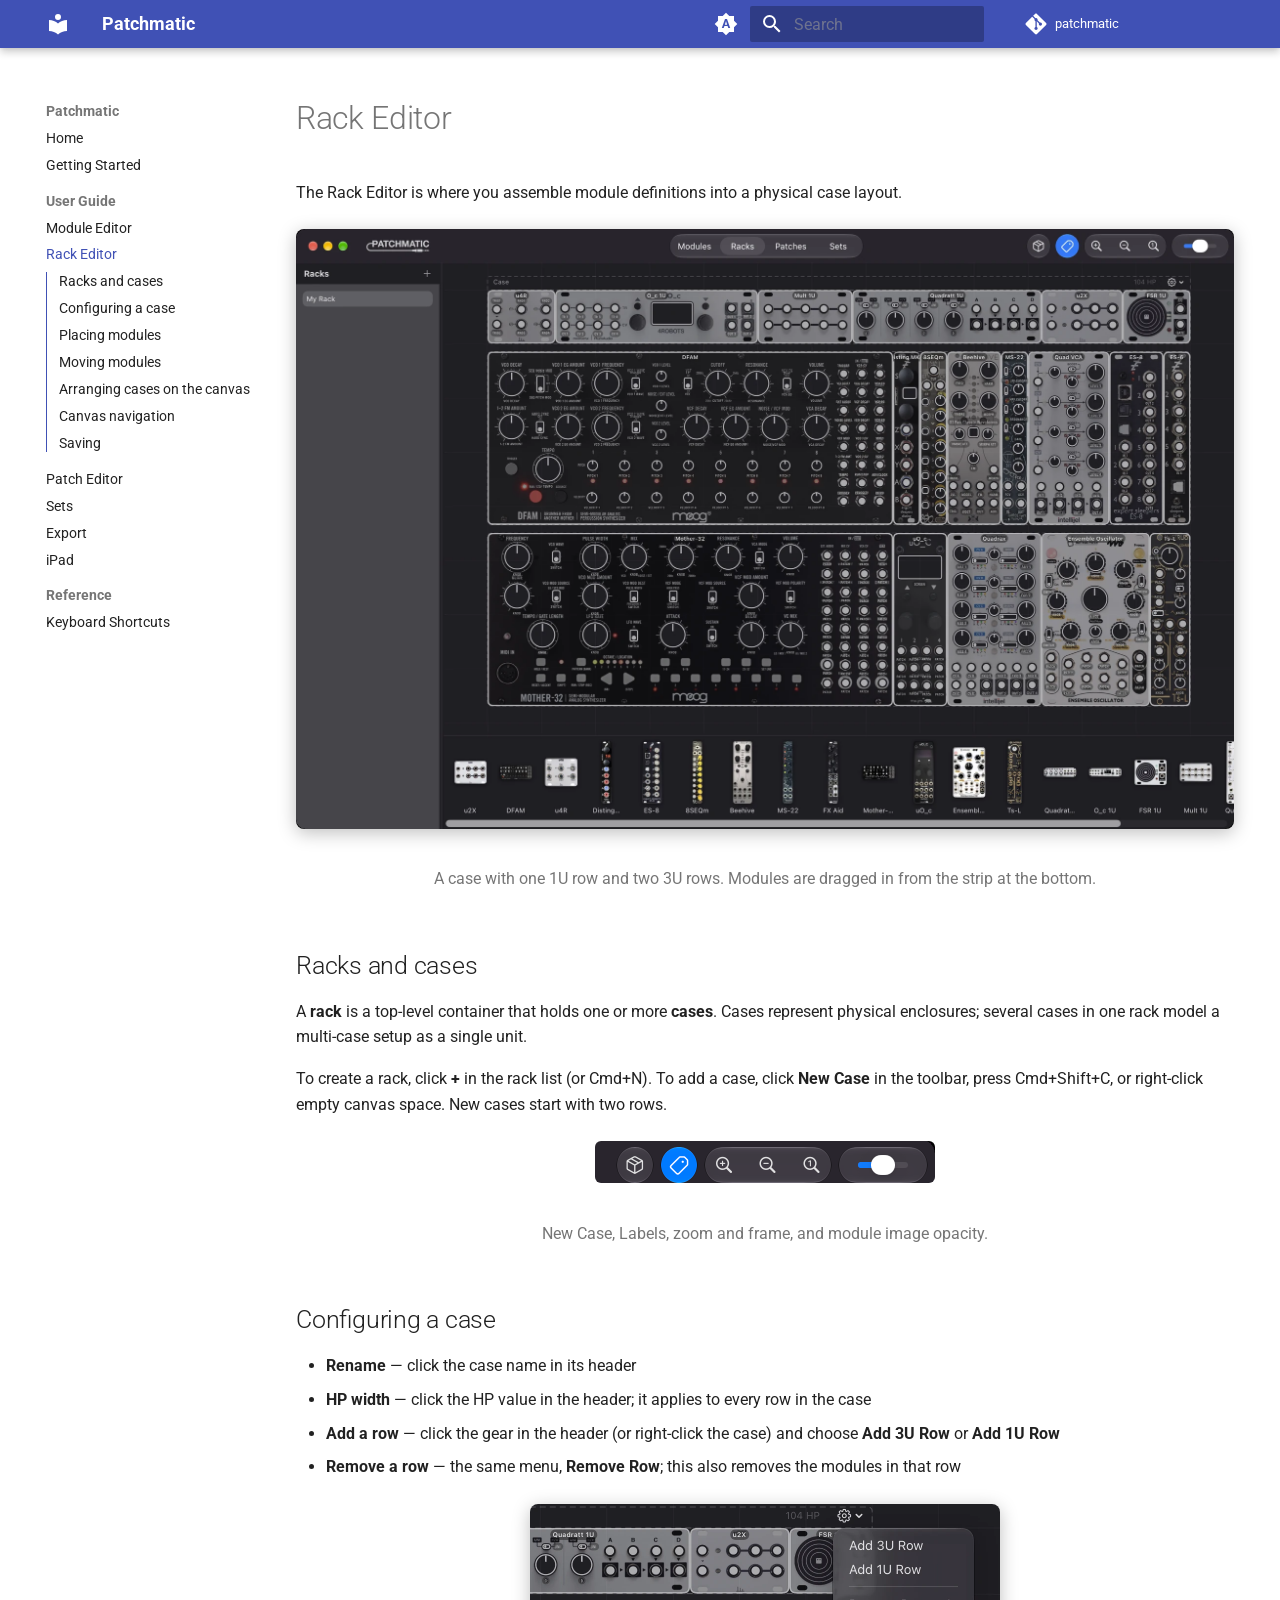
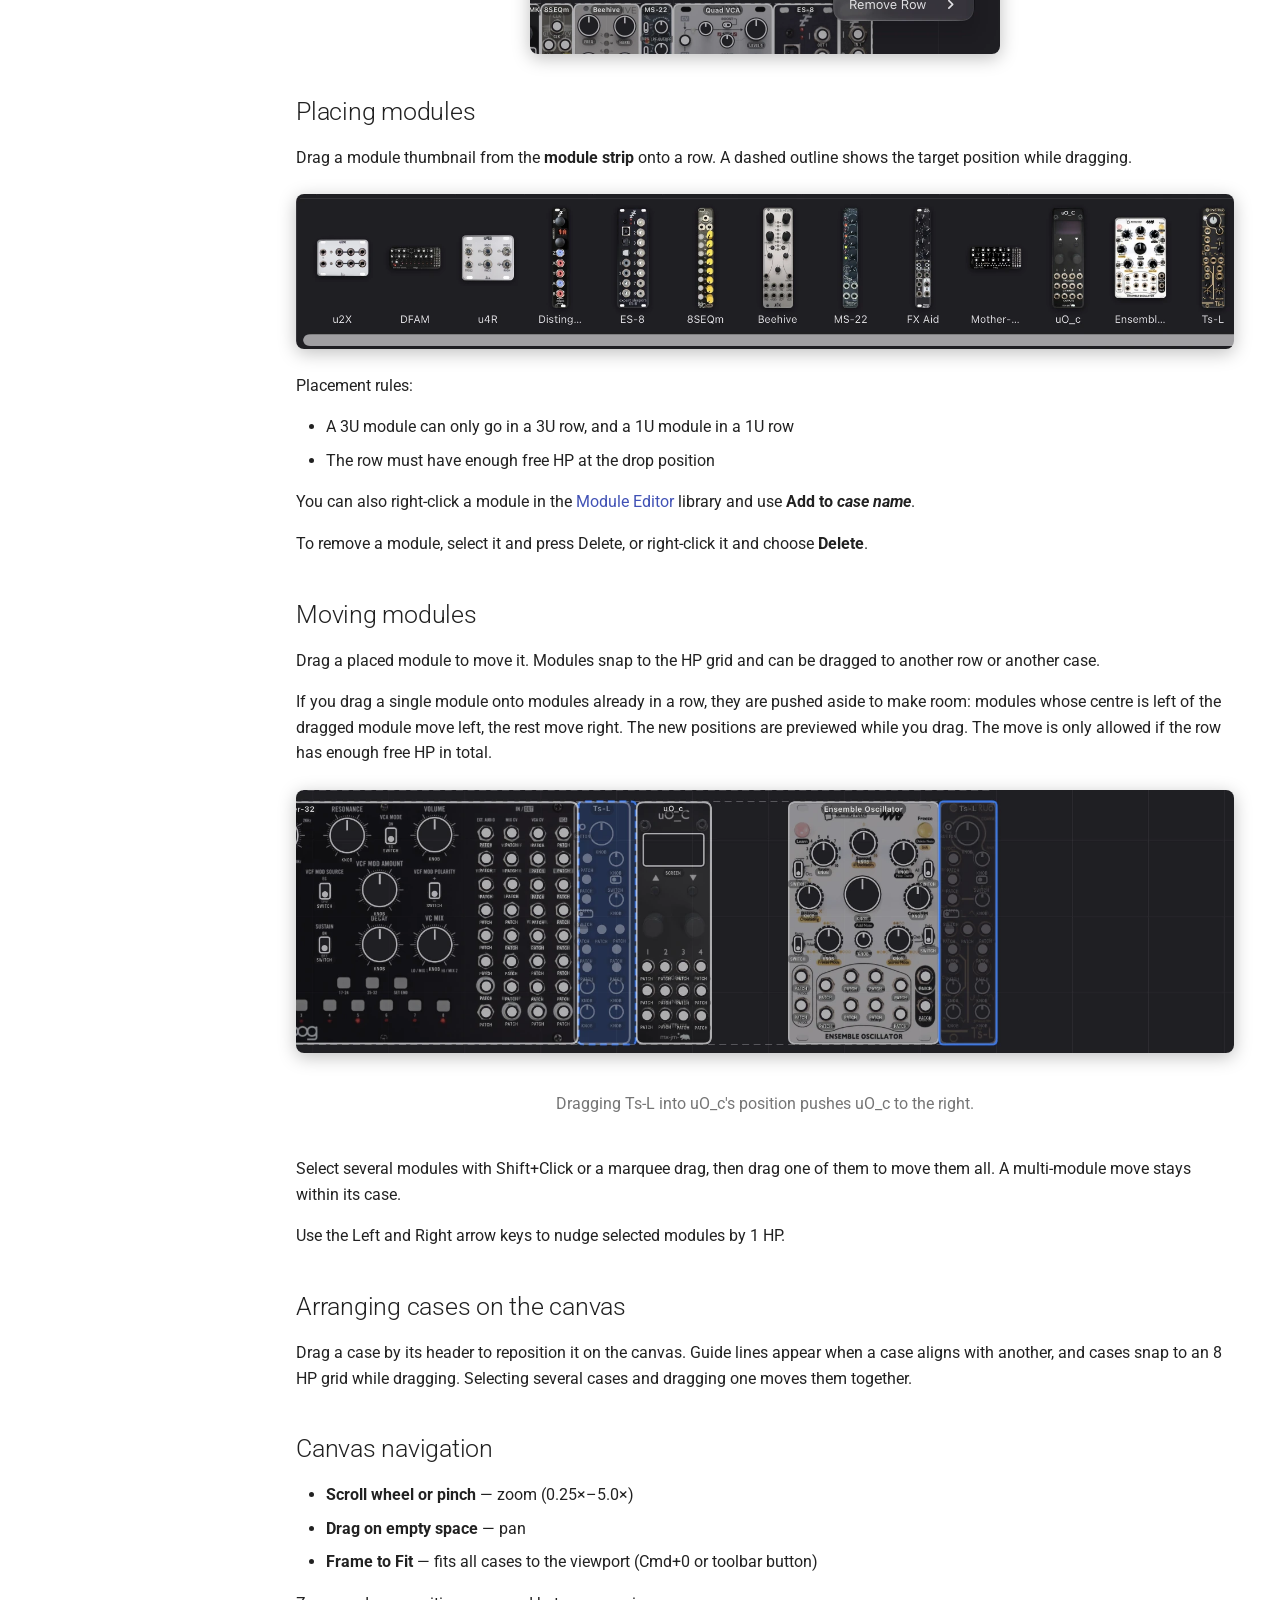
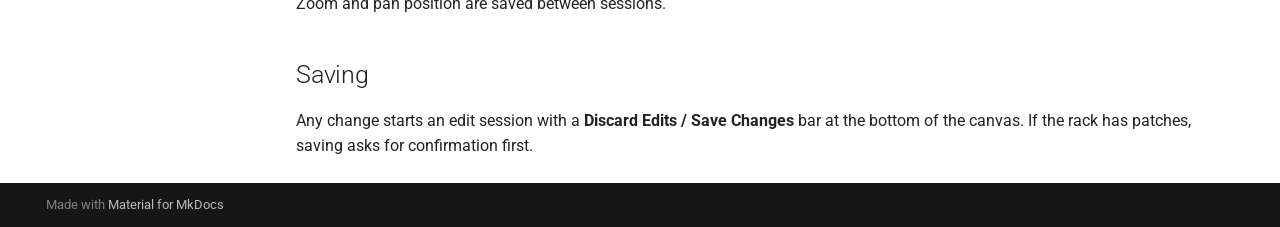
<file: guide/rack-editor/index.html>
<!doctype html>
<html lang="en" class="no-js">
  <head>
    
      <meta charset="utf-8">
      <meta name="viewport" content="width=device-width,initial-scale=1">
      
        <meta name="description" content="Assemble Eurorack modules into cases with 1U and 3U rows at any HP width, and arrange multiple cases in one rack.">
      
      
      
        <link rel="canonical" href="https://pkyme.github.io/patchmatic/guide/rack-editor/">
      
      
        <link rel="prev" href="../module-editor/">
      
      
        <link rel="next" href="../patch-editor/">
      
      
        
      
      
      <link rel="icon" href="../../assets/images/favicon.png">
      <meta name="generator" content="mkdocs-1.6.1, mkdocs-material-9.8.1">
    
    
      
        <title>Rack Editor - Patchmatic</title>
      
    
    
      <link rel="stylesheet" href="../../assets/stylesheets/main.57a0d79d.min.css">
      
        
        <link rel="stylesheet" href="../../assets/stylesheets/palette.fb2fffe2.min.css">
      
      


    
    
      
    
    
      
        
        
        <link rel="preconnect" href="https://fonts.gstatic.com" crossorigin>
        <link rel="stylesheet" href="https://fonts.googleapis.com/css?family=Roboto:300,300i,400,400i,700,700i%7CRoboto+Mono:400,400i,700,700i&display=fallback">
        <style>:root{--md-text-font:"Roboto";--md-code-font:"Roboto Mono"}</style>
      
    
    
      <link rel="stylesheet" href="../../stylesheets/extra.css">
    
    <script>__md_scope=new URL("../..",location),__md_hash=e=>[...e].reduce(((e,_)=>(e<<5)-e+_.charCodeAt(0)),0),__md_get=(e,_=localStorage,t=__md_scope)=>JSON.parse(_.getItem(t.pathname+"."+e)),__md_set=(e,_,t=localStorage,a=__md_scope)=>{try{t.setItem(a.pathname+"."+e,JSON.stringify(_))}catch(e){}}</script>
    
      

    
    
  </head>
  
  
    
    
      
    
    
    
    
    <body dir="ltr" data-md-color-scheme="default" data-md-color-primary="indigo" data-md-color-accent="indigo">
  
    
    <input class="md-toggle" data-md-toggle="drawer" type="checkbox" id="__drawer" autocomplete="off">
    <input class="md-toggle" data-md-toggle="search" type="checkbox" id="__search" autocomplete="off">
    <label class="md-overlay" for="__drawer"></label>
    <div data-md-component="skip">
      
        
        <a href="#rack-editor" class="md-skip">
          Skip to content
        </a>
      
    </div>
    <div data-md-component="announce">
      
    </div>
    
    
      

  

<header class="md-header md-header--shadow" data-md-component="header">
  <nav class="md-header__inner md-grid" aria-label="Header">
    <a href="../.." title="Patchmatic" class="md-header__button md-logo" aria-label="Patchmatic" data-md-component="logo">
      
  
  <svg xmlns="http://www.w3.org/2000/svg" viewBox="0 0 24 24"><path d="M12 8a3 3 0 0 0 3-3 3 3 0 0 0-3-3 3 3 0 0 0-3 3 3 3 0 0 0 3 3m0 3.54C9.64 9.35 6.5 8 3 8v11c3.5 0 6.64 1.35 9 3.54 2.36-2.19 5.5-3.54 9-3.54V8c-3.5 0-6.64 1.35-9 3.54"/></svg>

    </a>
    <label class="md-header__button md-icon" for="__drawer">
      
      <svg xmlns="http://www.w3.org/2000/svg" viewBox="0 0 24 24"><path d="M3 6h18v2H3zm0 5h18v2H3zm0 5h18v2H3z"/></svg>
    </label>
    <div class="md-header__title" data-md-component="header-title">
      <div class="md-header__ellipsis">
        <div class="md-header__topic">
          <span class="md-ellipsis">
            Patchmatic
          </span>
        </div>
        <div class="md-header__topic" data-md-component="header-topic">
          <span class="md-ellipsis">
            
              Rack Editor
            
          </span>
        </div>
      </div>
    </div>
    
      
        <form class="md-header__option" data-md-component="palette">
  
    
    
    
    <input class="md-option" data-md-color-media="(prefers-color-scheme)" data-md-color-scheme="default" data-md-color-primary="indigo" data-md-color-accent="indigo"  aria-label="Switch to light mode"  type="radio" name="__palette" id="__palette_0">
    
      <label class="md-header__button md-icon" title="Switch to light mode" for="__palette_1" hidden>
        <svg xmlns="http://www.w3.org/2000/svg" viewBox="0 0 24 24"><path d="m14.3 16-.7-2h-3.2l-.7 2H7.8L11 7h2l3.2 9zM20 8.69V4h-4.69L12 .69 8.69 4H4v4.69L.69 12 4 15.31V20h4.69L12 23.31 15.31 20H20v-4.69L23.31 12zm-9.15 3.96h2.3L12 9z"/></svg>
      </label>
    
  
    
    
    
    <input class="md-option" data-md-color-media="(prefers-color-scheme: light)" data-md-color-scheme="default" data-md-color-primary="indigo" data-md-color-accent="indigo"  aria-label="Switch to dark mode"  type="radio" name="__palette" id="__palette_1">
    
      <label class="md-header__button md-icon" title="Switch to dark mode" for="__palette_2" hidden>
        <svg xmlns="http://www.w3.org/2000/svg" viewBox="0 0 24 24"><path d="M12 8a4 4 0 0 0-4 4 4 4 0 0 0 4 4 4 4 0 0 0 4-4 4 4 0 0 0-4-4m0 10a6 6 0 0 1-6-6 6 6 0 0 1 6-6 6 6 0 0 1 6 6 6 6 0 0 1-6 6m8-9.31V4h-4.69L12 .69 8.69 4H4v4.69L.69 12 4 15.31V20h4.69L12 23.31 15.31 20H20v-4.69L23.31 12z"/></svg>
      </label>
    
  
    
    
    
    <input class="md-option" data-md-color-media="(prefers-color-scheme: dark)" data-md-color-scheme="slate" data-md-color-primary="indigo" data-md-color-accent="indigo"  aria-label="Switch to system preference"  type="radio" name="__palette" id="__palette_2">
    
      <label class="md-header__button md-icon" title="Switch to system preference" for="__palette_0" hidden>
        <svg xmlns="http://www.w3.org/2000/svg" viewBox="0 0 24 24"><path d="M12 18c-.89 0-1.74-.2-2.5-.55C11.56 16.5 13 14.42 13 12s-1.44-4.5-3.5-5.45C10.26 6.2 11.11 6 12 6a6 6 0 0 1 6 6 6 6 0 0 1-6 6m8-9.31V4h-4.69L12 .69 8.69 4H4v4.69L.69 12 4 15.31V20h4.69L12 23.31 15.31 20H20v-4.69L23.31 12z"/></svg>
      </label>
    
  
</form>
      
    
    
      <script>var palette=__md_get("__palette");if(palette&&palette.color){if("(prefers-color-scheme)"===palette.color.media){var media=matchMedia("(prefers-color-scheme: light)"),input=document.querySelector(media.matches?"[data-md-color-media='(prefers-color-scheme: light)']":"[data-md-color-media='(prefers-color-scheme: dark)']");palette.color.media=input.getAttribute("data-md-color-media"),palette.color.scheme=input.getAttribute("data-md-color-scheme"),palette.color.primary=input.getAttribute("data-md-color-primary"),palette.color.accent=input.getAttribute("data-md-color-accent")}for(var[key,value]of Object.entries(palette.color))document.body.setAttribute("data-md-color-"+key,value)}</script>
    
    
    
      
      
        <label class="md-header__button md-icon" for="__search">
          
          <svg xmlns="http://www.w3.org/2000/svg" viewBox="0 0 24 24"><path d="M9.5 3A6.5 6.5 0 0 1 16 9.5c0 1.61-.59 3.09-1.56 4.23l.27.27h.79l5 5-1.5 1.5-5-5v-.79l-.27-.27A6.52 6.52 0 0 1 9.5 16 6.5 6.5 0 0 1 3 9.5 6.5 6.5 0 0 1 9.5 3m0 2C7 5 5 7 5 9.5S7 14 9.5 14 14 12 14 9.5 12 5 9.5 5"/></svg>
        </label>
        <div class="md-search" data-md-component="search" role="dialog">
  <label class="md-search__overlay" for="__search"></label>
  <div class="md-search__inner" role="search">
    <form class="md-search__form" name="search">
      <input type="text" class="md-search__input" name="query" aria-label="Search" placeholder="Search" autocapitalize="off" autocorrect="off" autocomplete="off" spellcheck="false" data-md-component="search-query" required>
      <label class="md-search__icon md-icon" for="__search">
        
        <svg xmlns="http://www.w3.org/2000/svg" viewBox="0 0 24 24"><path d="M9.5 3A6.5 6.5 0 0 1 16 9.5c0 1.61-.59 3.09-1.56 4.23l.27.27h.79l5 5-1.5 1.5-5-5v-.79l-.27-.27A6.52 6.52 0 0 1 9.5 16 6.5 6.5 0 0 1 3 9.5 6.5 6.5 0 0 1 9.5 3m0 2C7 5 5 7 5 9.5S7 14 9.5 14 14 12 14 9.5 12 5 9.5 5"/></svg>
        
        <svg xmlns="http://www.w3.org/2000/svg" viewBox="0 0 24 24"><path d="M20 11v2H8l5.5 5.5-1.42 1.42L4.16 12l7.92-7.92L13.5 5.5 8 11z"/></svg>
      </label>
      <nav class="md-search__options" aria-label="Search">
        
        <button type="reset" class="md-search__icon md-icon" title="Clear" aria-label="Clear" tabindex="-1">
          
          <svg xmlns="http://www.w3.org/2000/svg" viewBox="0 0 24 24"><path d="M19 6.41 17.59 5 12 10.59 6.41 5 5 6.41 10.59 12 5 17.59 6.41 19 12 13.41 17.59 19 19 17.59 13.41 12z"/></svg>
        </button>
      </nav>
      
    </form>
    <div class="md-search__output">
      <div class="md-search__scrollwrap" tabindex="0" data-md-scrollfix>
        <div class="md-search-result" data-md-component="search-result">
          <div class="md-search-result__meta">
            Initializing search
          </div>
          <ol class="md-search-result__list" role="presentation"></ol>
        </div>
      </div>
    </div>
  </div>
</div>
      
    
    
      <div class="md-header__source">
        <a href="https://github.com/pkyme/patchmatic" title="Go to repository" class="md-source" data-md-component="source">
  <div class="md-source__icon md-icon">
    
    <svg xmlns="http://www.w3.org/2000/svg" viewBox="0 0 448 512"><!--! Font Awesome Free 7.1.0 by @fontawesome - https://fontawesome.com License - https://fontawesome.com/license/free (Icons: CC BY 4.0, Fonts: SIL OFL 1.1, Code: MIT License) Copyright 2025 Fonticons, Inc.--><path d="M439.6 236.1 244 40.5c-5.4-5.5-12.8-8.5-20.4-8.5s-15 3-20.4 8.4L162.5 81l51.5 51.5c27.1-9.1 52.7 16.8 43.4 43.7l49.7 49.7c34.2-11.8 61.2 31 35.5 56.7-26.5 26.5-70.2-2.9-56-37.3L240.3 199v121.9c25.3 12.5 22.3 41.8 9.1 55-6.4 6.4-15.2 10.1-24.3 10.1s-17.8-3.6-24.3-10.1c-17.6-17.6-11.1-46.9 11.2-56v-123c-20.8-8.5-24.6-30.7-18.6-45L142.6 101 8.5 235.1C3 240.6 0 247.9 0 255.5s3 15 8.5 20.4l195.6 195.7c5.4 5.4 12.7 8.4 20.4 8.4s15-3 20.4-8.4l194.7-194.7c5.4-5.4 8.4-12.8 8.4-20.4s-3-15-8.4-20.4"/></svg>
  </div>
  <div class="md-source__repository">
    patchmatic
  </div>
</a>
      </div>
    
  </nav>
  
</header>
    
    <div class="md-container" data-md-component="container">
      
      
        
          
        
      
      <main class="md-main" data-md-component="main">
        <div class="md-main__inner md-grid">
          
            
              
              <div class="md-sidebar md-sidebar--primary" data-md-component="sidebar" data-md-type="navigation" >
                <div class="md-sidebar__scrollwrap">
                  <div class="md-sidebar__inner">
                    



  

<nav class="md-nav md-nav--primary md-nav--integrated" aria-label="Navigation" data-md-level="0">
  <label class="md-nav__title" for="__drawer">
    <a href="../.." title="Patchmatic" class="md-nav__button md-logo" aria-label="Patchmatic" data-md-component="logo">
      
  
  <svg xmlns="http://www.w3.org/2000/svg" viewBox="0 0 24 24"><path d="M12 8a3 3 0 0 0 3-3 3 3 0 0 0-3-3 3 3 0 0 0-3 3 3 3 0 0 0 3 3m0 3.54C9.64 9.35 6.5 8 3 8v11c3.5 0 6.64 1.35 9 3.54 2.36-2.19 5.5-3.54 9-3.54V8c-3.5 0-6.64 1.35-9 3.54"/></svg>

    </a>
    Patchmatic
  </label>
  
    <div class="md-nav__source">
      <a href="https://github.com/pkyme/patchmatic" title="Go to repository" class="md-source" data-md-component="source">
  <div class="md-source__icon md-icon">
    
    <svg xmlns="http://www.w3.org/2000/svg" viewBox="0 0 448 512"><!--! Font Awesome Free 7.1.0 by @fontawesome - https://fontawesome.com License - https://fontawesome.com/license/free (Icons: CC BY 4.0, Fonts: SIL OFL 1.1, Code: MIT License) Copyright 2025 Fonticons, Inc.--><path d="M439.6 236.1 244 40.5c-5.4-5.5-12.8-8.5-20.4-8.5s-15 3-20.4 8.4L162.5 81l51.5 51.5c27.1-9.1 52.7 16.8 43.4 43.7l49.7 49.7c34.2-11.8 61.2 31 35.5 56.7-26.5 26.5-70.2-2.9-56-37.3L240.3 199v121.9c25.3 12.5 22.3 41.8 9.1 55-6.4 6.4-15.2 10.1-24.3 10.1s-17.8-3.6-24.3-10.1c-17.6-17.6-11.1-46.9 11.2-56v-123c-20.8-8.5-24.6-30.7-18.6-45L142.6 101 8.5 235.1C3 240.6 0 247.9 0 255.5s3 15 8.5 20.4l195.6 195.7c5.4 5.4 12.7 8.4 20.4 8.4s15-3 20.4-8.4l194.7-194.7c5.4-5.4 8.4-12.8 8.4-20.4s-3-15-8.4-20.4"/></svg>
  </div>
  <div class="md-source__repository">
    patchmatic
  </div>
</a>
    </div>
  
  <ul class="md-nav__list" data-md-scrollfix>
    
      
      
  
  
  
  
    <li class="md-nav__item">
      <a href="../.." class="md-nav__link">
        
  
  
  <span class="md-ellipsis">
    
  
    Home
  

    
  </span>
  
  

      </a>
    </li>
  

    
      
      
  
  
  
  
    <li class="md-nav__item">
      <a href="../../getting-started/" class="md-nav__link">
        
  
  
  <span class="md-ellipsis">
    
  
    Getting Started
  

    
  </span>
  
  

      </a>
    </li>
  

    
      
      
  
  
    
  
  
  
    
    
    
    
      
        
        
      
    
    
    <li class="md-nav__item md-nav__item--active md-nav__item--section md-nav__item--nested">
      
        
        
        <input class="md-nav__toggle md-toggle " type="checkbox" id="__nav_3" checked>
        
          
          <label class="md-nav__link" for="__nav_3" id="__nav_3_label" tabindex="">
            
  
  
  <span class="md-ellipsis">
    
  
    User Guide
  

    
  </span>
  
  

            <span class="md-nav__icon md-icon"></span>
          </label>
        
        <nav class="md-nav" data-md-level="1" aria-labelledby="__nav_3_label" aria-expanded="true">
          <label class="md-nav__title" for="__nav_3">
            <span class="md-nav__icon md-icon"></span>
            
  
    User Guide
  

          </label>
          <ul class="md-nav__list" data-md-scrollfix>
            
              
                
  
  
  
  
    <li class="md-nav__item">
      <a href="../module-editor/" class="md-nav__link">
        
  
  
  <span class="md-ellipsis">
    
  
    Module Editor
  

    
  </span>
  
  

      </a>
    </li>
  

              
            
              
                
  
  
    
  
  
  
    <li class="md-nav__item md-nav__item--active">
      
      <input class="md-nav__toggle md-toggle" type="checkbox" id="__toc">
      
      
        
      
      
        <label class="md-nav__link md-nav__link--active" for="__toc">
          
  
  
  <span class="md-ellipsis">
    
  
    Rack Editor
  

    
  </span>
  
  

          <span class="md-nav__icon md-icon"></span>
        </label>
      
      <a href="./" class="md-nav__link md-nav__link--active">
        
  
  
  <span class="md-ellipsis">
    
  
    Rack Editor
  

    
  </span>
  
  

      </a>
      
        

<nav class="md-nav md-nav--secondary" aria-label="Table of contents">
  
  
  
    
  
  
    <label class="md-nav__title" for="__toc">
      <span class="md-nav__icon md-icon"></span>
      Table of contents
    </label>
    <ul class="md-nav__list" data-md-component="toc" data-md-scrollfix>
      
        <li class="md-nav__item">
  <a href="#racks-and-cases" class="md-nav__link">
    <span class="md-ellipsis">
      
        Racks and cases
      
    </span>
  </a>
  
</li>
      
        <li class="md-nav__item">
  <a href="#configuring-a-case" class="md-nav__link">
    <span class="md-ellipsis">
      
        Configuring a case
      
    </span>
  </a>
  
</li>
      
        <li class="md-nav__item">
  <a href="#placing-modules" class="md-nav__link">
    <span class="md-ellipsis">
      
        Placing modules
      
    </span>
  </a>
  
</li>
      
        <li class="md-nav__item">
  <a href="#moving-modules" class="md-nav__link">
    <span class="md-ellipsis">
      
        Moving modules
      
    </span>
  </a>
  
</li>
      
        <li class="md-nav__item">
  <a href="#arranging-cases-on-the-canvas" class="md-nav__link">
    <span class="md-ellipsis">
      
        Arranging cases on the canvas
      
    </span>
  </a>
  
</li>
      
        <li class="md-nav__item">
  <a href="#canvas-navigation" class="md-nav__link">
    <span class="md-ellipsis">
      
        Canvas navigation
      
    </span>
  </a>
  
</li>
      
        <li class="md-nav__item">
  <a href="#saving" class="md-nav__link">
    <span class="md-ellipsis">
      
        Saving
      
    </span>
  </a>
  
</li>
      
    </ul>
  
</nav>
      
    </li>
  

              
            
              
                
  
  
  
  
    <li class="md-nav__item">
      <a href="../patch-editor/" class="md-nav__link">
        
  
  
  <span class="md-ellipsis">
    
  
    Patch Editor
  

    
  </span>
  
  

      </a>
    </li>
  

              
            
              
                
  
  
  
  
    <li class="md-nav__item">
      <a href="../sets/" class="md-nav__link">
        
  
  
  <span class="md-ellipsis">
    
  
    Sets
  

    
  </span>
  
  

      </a>
    </li>
  

              
            
              
                
  
  
  
  
    <li class="md-nav__item">
      <a href="../export/" class="md-nav__link">
        
  
  
  <span class="md-ellipsis">
    
  
    Export
  

    
  </span>
  
  

      </a>
    </li>
  

              
            
              
                
  
  
  
  
    <li class="md-nav__item">
      <a href="../ipad/" class="md-nav__link">
        
  
  
  <span class="md-ellipsis">
    
  
    iPad
  

    
  </span>
  
  

      </a>
    </li>
  

              
            
          </ul>
        </nav>
      
    </li>
  

    
      
      
  
  
  
  
    
    
    
    
      
        
        
      
    
    
    <li class="md-nav__item md-nav__item--section md-nav__item--nested">
      
        
        
        <input class="md-nav__toggle md-toggle " type="checkbox" id="__nav_4" >
        
          
          <label class="md-nav__link" for="__nav_4" id="__nav_4_label" tabindex="">
            
  
  
  <span class="md-ellipsis">
    
  
    Reference
  

    
  </span>
  
  

            <span class="md-nav__icon md-icon"></span>
          </label>
        
        <nav class="md-nav" data-md-level="1" aria-labelledby="__nav_4_label" aria-expanded="false">
          <label class="md-nav__title" for="__nav_4">
            <span class="md-nav__icon md-icon"></span>
            
  
    Reference
  

          </label>
          <ul class="md-nav__list" data-md-scrollfix>
            
              
                
  
  
  
  
    <li class="md-nav__item">
      <a href="../../reference/keyboard-shortcuts/" class="md-nav__link">
        
  
  
  <span class="md-ellipsis">
    
  
    Keyboard Shortcuts
  

    
  </span>
  
  

      </a>
    </li>
  

              
            
          </ul>
        </nav>
      
    </li>
  

    
  </ul>
</nav>
                  </div>
                </div>
              </div>
            
            
          
          
            <div class="md-content" data-md-component="content">
              
              <article class="md-content__inner md-typeset">
                
                  


  
  


<h1 id="rack-editor">Rack Editor<a class="headerlink" href="#rack-editor" title="Permanent link">&para;</a></h1>
<p>The Rack Editor is where you assemble module definitions into a physical case layout.</p>
<figure>
  <img alt="Rack Editor with a three-row case and the module strip along the bottom" src="../../images/rack-editor/overview.webp" />
<br />
<figcaption>A case with one 1U row and two 3U rows. Modules are dragged in from the strip at the bottom.</figcaption>
</figure>
<h2 id="racks-and-cases">Racks and cases<a class="headerlink" href="#racks-and-cases" title="Permanent link">&para;</a></h2>
<p>A <strong>rack</strong> is a top-level container that holds one or more <strong>cases</strong>. Cases represent physical enclosures; several cases in one rack model a multi-case setup as a single unit.</p>
<p>To create a rack, click <strong>+</strong> in the rack list (or Cmd+N). To add a case, click <strong>New Case</strong> in the toolbar, press Cmd+Shift+C, or right-click empty canvas space. New cases start with two rows.</p>
<figure>
  <img alt="Racks toolbar" class="strip" src="../../images/rack-editor/toolbar.png" width="340" />
<br />
<figcaption>New Case, Labels, zoom and frame, and module image opacity.</figcaption>
</figure>
<h2 id="configuring-a-case">Configuring a case<a class="headerlink" href="#configuring-a-case" title="Permanent link">&para;</a></h2>
<ul>
<li><strong>Rename</strong> — click the case name in its header</li>
<li><strong>HP width</strong> — click the HP value in the header; it applies to every row in the case</li>
<li><strong>Add a row</strong> — click the gear in the header (or right-click the case) and choose <strong>Add 3U Row</strong> or <strong>Add 1U Row</strong></li>
<li><strong>Remove a row</strong> — the same menu, <strong>Remove Row</strong>; this also removes the modules in that row</li>
</ul>
<figure>
  <img alt="Case gear menu" src="../../images/rack-editor/case_menu.webp" width="470" />
</figure>
<h2 id="placing-modules">Placing modules<a class="headerlink" href="#placing-modules" title="Permanent link">&para;</a></h2>
<p>Drag a module thumbnail from the <strong>module strip</strong> onto a row. A dashed outline shows the target position while dragging.</p>
<figure>
  <img alt="Module strip" src="../../images/rack-editor/strip.webp" />
</figure>
<p>Placement rules:</p>
<ul>
<li>A 3U module can only go in a 3U row, and a 1U module in a 1U row</li>
<li>The row must have enough free HP at the drop position</li>
</ul>
<p>You can also right-click a module in the <a href="../module-editor/#the-library">Module Editor</a> library and use <strong>Add to <em>case name</em></strong>.</p>
<p>To remove a module, select it and press Delete, or right-click it and choose <strong>Delete</strong>.</p>
<h2 id="moving-modules">Moving modules<a class="headerlink" href="#moving-modules" title="Permanent link">&para;</a></h2>
<p>Drag a placed module to move it. Modules snap to the HP grid and can be dragged to another row or another case.</p>
<p>If you drag a single module onto modules already in a row, they are pushed aside to make room: modules whose centre is left of the dragged module move left, the rest move right. The new positions are previewed while you drag. The move is only allowed if the row has enough free HP in total.</p>
<figure>
  <img alt="A module being dragged into an occupied row, with its neighbour pushed aside" src="../../images/rack-editor/push_aside.webp" />
<br />
<figcaption>Dragging Ts-L into uO_c's position pushes uO_c to the right.</figcaption>
</figure>
<p>Select several modules with Shift+Click or a marquee drag, then drag one of them to move them all. A multi-module move stays within its case.</p>
<p>Use the Left and Right arrow keys to nudge selected modules by 1 HP.</p>
<h2 id="arranging-cases-on-the-canvas">Arranging cases on the canvas<a class="headerlink" href="#arranging-cases-on-the-canvas" title="Permanent link">&para;</a></h2>
<p>Drag a case by its header to reposition it on the canvas. Guide lines appear when a case aligns with another, and cases snap to an 8 HP grid while dragging. Selecting several cases and dragging one moves them together.</p>
<h2 id="canvas-navigation">Canvas navigation<a class="headerlink" href="#canvas-navigation" title="Permanent link">&para;</a></h2>
<ul>
<li><strong>Scroll wheel or pinch</strong> — zoom (0.25×–5.0×)</li>
<li><strong>Drag on empty space</strong> — pan</li>
<li><strong>Frame to Fit</strong> — fits all cases to the viewport (Cmd+0 or toolbar button)</li>
</ul>
<p>Zoom and pan position are saved between sessions.</p>
<h2 id="saving">Saving<a class="headerlink" href="#saving" title="Permanent link">&para;</a></h2>
<p>Any change starts an edit session with a <strong>Discard Edits / Save Changes</strong> bar at the bottom of the canvas. If the rack has patches, saving asks for confirmation first.</p>







  
  






                
              </article>
            </div>
          
          
<script>var target=document.getElementById(location.hash.slice(1));target&&target.name&&(target.checked=target.name.startsWith("__tabbed_"))</script>
        </div>
        
          <button type="button" class="md-top md-icon" data-md-component="top" hidden>
  
  <svg xmlns="http://www.w3.org/2000/svg" viewBox="0 0 24 24"><path d="M13 20h-2V8l-5.5 5.5-1.42-1.42L12 4.16l7.92 7.92-1.42 1.42L13 8z"/></svg>
  Back to top
</button>
        
      </main>
      
        <footer class="md-footer">
  
  <div class="md-footer-meta md-typeset">
    <div class="md-footer-meta__inner md-grid">
      <div class="md-copyright">
  
  
    Made with
    <a href="https://squidfunk.github.io/mkdocs-material/" target="_blank" rel="noopener">
      Material for MkDocs
    </a>
  
</div>
      
    </div>
  </div>
</footer>
      
    </div>
    <div class="md-dialog" data-md-component="dialog">
      <div class="md-dialog__inner md-typeset"></div>
    </div>
    
    
    
      
      
      <script id="__config" type="application/json">{"annotate": null, "base": "../..", "features": ["navigation.sections", "navigation.top", "toc.integrate"], "search": "../../assets/javascripts/workers/search.a7633da7.min.js", "tags": null, "translations": {"clipboard.copied": "Copied to clipboard", "clipboard.copy": "Copy to clipboard", "search.result.more.one": "1 more on this page", "search.result.more.other": "# more on this page", "search.result.none": "No matching documents", "search.result.one": "1 matching document", "search.result.other": "# matching documents", "search.result.placeholder": "Type to start searching", "search.result.term.missing": "Missing", "select.version": "Select version"}, "version": null}</script>
    
    
      <script src="../../assets/javascripts/bundle.a5f9d56c.min.js"></script>
      
    
  </body>
</html>
</file>
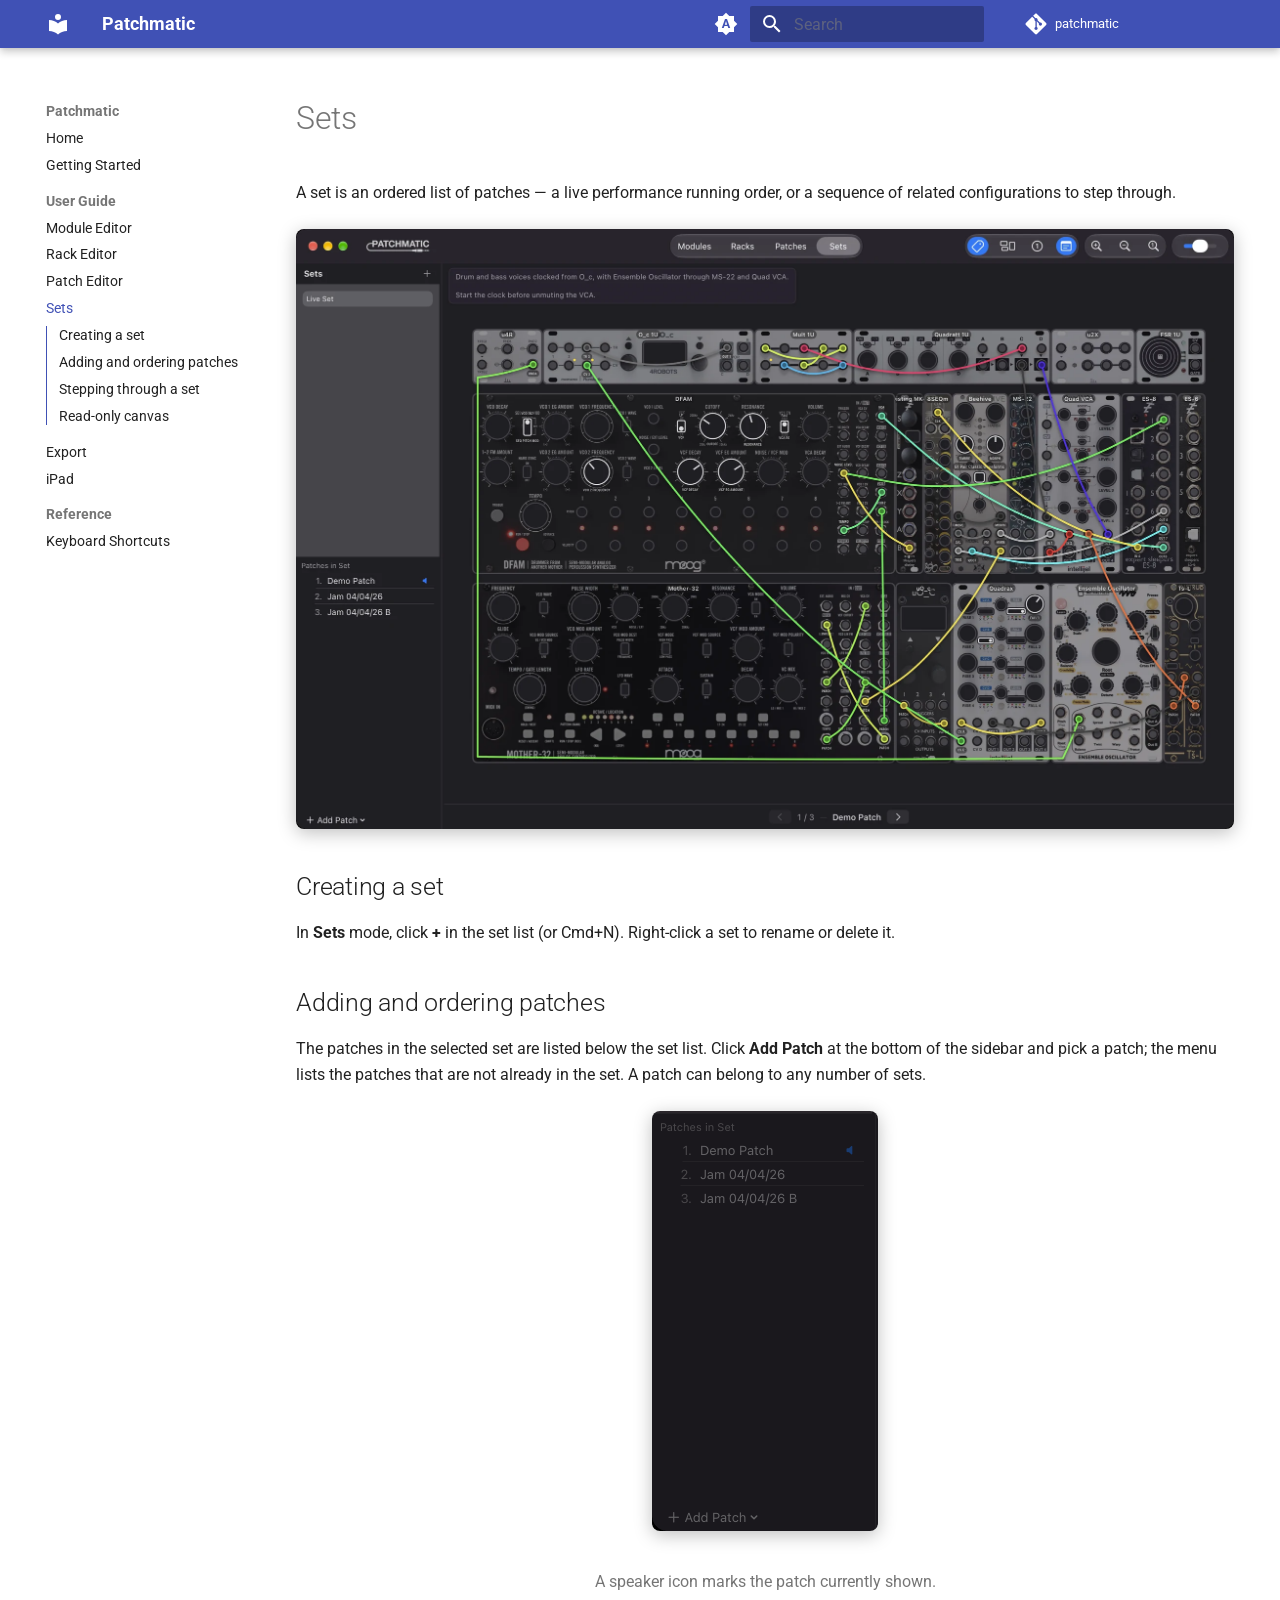
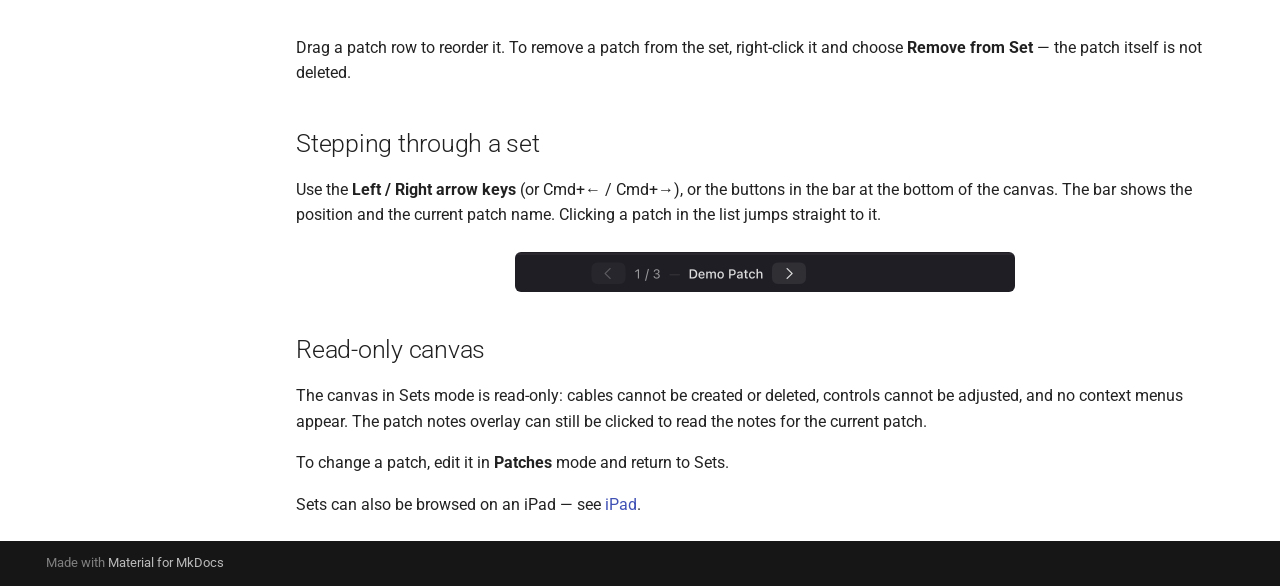
<file: guide/sets/index.html>
<!doctype html>
<html lang="en" class="no-js">
  <head>
    
      <meta charset="utf-8">
      <meta name="viewport" content="width=device-width,initial-scale=1">
      
        <meta name="description" content="Organise Eurorack patches into ordered sets for live performance and step through them in Patchmatic.">
      
      
      
        <link rel="canonical" href="https://pkyme.github.io/patchmatic/guide/sets/">
      
      
        <link rel="prev" href="../patch-editor/">
      
      
        <link rel="next" href="../export/">
      
      
        
      
      
      <link rel="icon" href="../../assets/images/favicon.png">
      <meta name="generator" content="mkdocs-1.6.1, mkdocs-material-9.8.1">
    
    
      
        <title>Sets - Patchmatic</title>
      
    
    
      <link rel="stylesheet" href="../../assets/stylesheets/main.57a0d79d.min.css">
      
        
        <link rel="stylesheet" href="../../assets/stylesheets/palette.fb2fffe2.min.css">
      
      


    
    
      
    
    
      
        
        
        <link rel="preconnect" href="https://fonts.gstatic.com" crossorigin>
        <link rel="stylesheet" href="https://fonts.googleapis.com/css?family=Roboto:300,300i,400,400i,700,700i%7CRoboto+Mono:400,400i,700,700i&display=fallback">
        <style>:root{--md-text-font:"Roboto";--md-code-font:"Roboto Mono"}</style>
      
    
    
      <link rel="stylesheet" href="../../stylesheets/extra.css">
    
    <script>__md_scope=new URL("../..",location),__md_hash=e=>[...e].reduce(((e,_)=>(e<<5)-e+_.charCodeAt(0)),0),__md_get=(e,_=localStorage,t=__md_scope)=>JSON.parse(_.getItem(t.pathname+"."+e)),__md_set=(e,_,t=localStorage,a=__md_scope)=>{try{t.setItem(a.pathname+"."+e,JSON.stringify(_))}catch(e){}}</script>
    
      

    
    
  </head>
  
  
    
    
      
    
    
    
    
    <body dir="ltr" data-md-color-scheme="default" data-md-color-primary="indigo" data-md-color-accent="indigo">
  
    
    <input class="md-toggle" data-md-toggle="drawer" type="checkbox" id="__drawer" autocomplete="off">
    <input class="md-toggle" data-md-toggle="search" type="checkbox" id="__search" autocomplete="off">
    <label class="md-overlay" for="__drawer"></label>
    <div data-md-component="skip">
      
        
        <a href="#sets" class="md-skip">
          Skip to content
        </a>
      
    </div>
    <div data-md-component="announce">
      
    </div>
    
    
      

  

<header class="md-header md-header--shadow" data-md-component="header">
  <nav class="md-header__inner md-grid" aria-label="Header">
    <a href="../.." title="Patchmatic" class="md-header__button md-logo" aria-label="Patchmatic" data-md-component="logo">
      
  
  <svg xmlns="http://www.w3.org/2000/svg" viewBox="0 0 24 24"><path d="M12 8a3 3 0 0 0 3-3 3 3 0 0 0-3-3 3 3 0 0 0-3 3 3 3 0 0 0 3 3m0 3.54C9.64 9.35 6.5 8 3 8v11c3.5 0 6.64 1.35 9 3.54 2.36-2.19 5.5-3.54 9-3.54V8c-3.5 0-6.64 1.35-9 3.54"/></svg>

    </a>
    <label class="md-header__button md-icon" for="__drawer">
      
      <svg xmlns="http://www.w3.org/2000/svg" viewBox="0 0 24 24"><path d="M3 6h18v2H3zm0 5h18v2H3zm0 5h18v2H3z"/></svg>
    </label>
    <div class="md-header__title" data-md-component="header-title">
      <div class="md-header__ellipsis">
        <div class="md-header__topic">
          <span class="md-ellipsis">
            Patchmatic
          </span>
        </div>
        <div class="md-header__topic" data-md-component="header-topic">
          <span class="md-ellipsis">
            
              Sets
            
          </span>
        </div>
      </div>
    </div>
    
      
        <form class="md-header__option" data-md-component="palette">
  
    
    
    
    <input class="md-option" data-md-color-media="(prefers-color-scheme)" data-md-color-scheme="default" data-md-color-primary="indigo" data-md-color-accent="indigo"  aria-label="Switch to light mode"  type="radio" name="__palette" id="__palette_0">
    
      <label class="md-header__button md-icon" title="Switch to light mode" for="__palette_1" hidden>
        <svg xmlns="http://www.w3.org/2000/svg" viewBox="0 0 24 24"><path d="m14.3 16-.7-2h-3.2l-.7 2H7.8L11 7h2l3.2 9zM20 8.69V4h-4.69L12 .69 8.69 4H4v4.69L.69 12 4 15.31V20h4.69L12 23.31 15.31 20H20v-4.69L23.31 12zm-9.15 3.96h2.3L12 9z"/></svg>
      </label>
    
  
    
    
    
    <input class="md-option" data-md-color-media="(prefers-color-scheme: light)" data-md-color-scheme="default" data-md-color-primary="indigo" data-md-color-accent="indigo"  aria-label="Switch to dark mode"  type="radio" name="__palette" id="__palette_1">
    
      <label class="md-header__button md-icon" title="Switch to dark mode" for="__palette_2" hidden>
        <svg xmlns="http://www.w3.org/2000/svg" viewBox="0 0 24 24"><path d="M12 8a4 4 0 0 0-4 4 4 4 0 0 0 4 4 4 4 0 0 0 4-4 4 4 0 0 0-4-4m0 10a6 6 0 0 1-6-6 6 6 0 0 1 6-6 6 6 0 0 1 6 6 6 6 0 0 1-6 6m8-9.31V4h-4.69L12 .69 8.69 4H4v4.69L.69 12 4 15.31V20h4.69L12 23.31 15.31 20H20v-4.69L23.31 12z"/></svg>
      </label>
    
  
    
    
    
    <input class="md-option" data-md-color-media="(prefers-color-scheme: dark)" data-md-color-scheme="slate" data-md-color-primary="indigo" data-md-color-accent="indigo"  aria-label="Switch to system preference"  type="radio" name="__palette" id="__palette_2">
    
      <label class="md-header__button md-icon" title="Switch to system preference" for="__palette_0" hidden>
        <svg xmlns="http://www.w3.org/2000/svg" viewBox="0 0 24 24"><path d="M12 18c-.89 0-1.74-.2-2.5-.55C11.56 16.5 13 14.42 13 12s-1.44-4.5-3.5-5.45C10.26 6.2 11.11 6 12 6a6 6 0 0 1 6 6 6 6 0 0 1-6 6m8-9.31V4h-4.69L12 .69 8.69 4H4v4.69L.69 12 4 15.31V20h4.69L12 23.31 15.31 20H20v-4.69L23.31 12z"/></svg>
      </label>
    
  
</form>
      
    
    
      <script>var palette=__md_get("__palette");if(palette&&palette.color){if("(prefers-color-scheme)"===palette.color.media){var media=matchMedia("(prefers-color-scheme: light)"),input=document.querySelector(media.matches?"[data-md-color-media='(prefers-color-scheme: light)']":"[data-md-color-media='(prefers-color-scheme: dark)']");palette.color.media=input.getAttribute("data-md-color-media"),palette.color.scheme=input.getAttribute("data-md-color-scheme"),palette.color.primary=input.getAttribute("data-md-color-primary"),palette.color.accent=input.getAttribute("data-md-color-accent")}for(var[key,value]of Object.entries(palette.color))document.body.setAttribute("data-md-color-"+key,value)}</script>
    
    
    
      
      
        <label class="md-header__button md-icon" for="__search">
          
          <svg xmlns="http://www.w3.org/2000/svg" viewBox="0 0 24 24"><path d="M9.5 3A6.5 6.5 0 0 1 16 9.5c0 1.61-.59 3.09-1.56 4.23l.27.27h.79l5 5-1.5 1.5-5-5v-.79l-.27-.27A6.52 6.52 0 0 1 9.5 16 6.5 6.5 0 0 1 3 9.5 6.5 6.5 0 0 1 9.5 3m0 2C7 5 5 7 5 9.5S7 14 9.5 14 14 12 14 9.5 12 5 9.5 5"/></svg>
        </label>
        <div class="md-search" data-md-component="search" role="dialog">
  <label class="md-search__overlay" for="__search"></label>
  <div class="md-search__inner" role="search">
    <form class="md-search__form" name="search">
      <input type="text" class="md-search__input" name="query" aria-label="Search" placeholder="Search" autocapitalize="off" autocorrect="off" autocomplete="off" spellcheck="false" data-md-component="search-query" required>
      <label class="md-search__icon md-icon" for="__search">
        
        <svg xmlns="http://www.w3.org/2000/svg" viewBox="0 0 24 24"><path d="M9.5 3A6.5 6.5 0 0 1 16 9.5c0 1.61-.59 3.09-1.56 4.23l.27.27h.79l5 5-1.5 1.5-5-5v-.79l-.27-.27A6.52 6.52 0 0 1 9.5 16 6.5 6.5 0 0 1 3 9.5 6.5 6.5 0 0 1 9.5 3m0 2C7 5 5 7 5 9.5S7 14 9.5 14 14 12 14 9.5 12 5 9.5 5"/></svg>
        
        <svg xmlns="http://www.w3.org/2000/svg" viewBox="0 0 24 24"><path d="M20 11v2H8l5.5 5.5-1.42 1.42L4.16 12l7.92-7.92L13.5 5.5 8 11z"/></svg>
      </label>
      <nav class="md-search__options" aria-label="Search">
        
        <button type="reset" class="md-search__icon md-icon" title="Clear" aria-label="Clear" tabindex="-1">
          
          <svg xmlns="http://www.w3.org/2000/svg" viewBox="0 0 24 24"><path d="M19 6.41 17.59 5 12 10.59 6.41 5 5 6.41 10.59 12 5 17.59 6.41 19 12 13.41 17.59 19 19 17.59 13.41 12z"/></svg>
        </button>
      </nav>
      
    </form>
    <div class="md-search__output">
      <div class="md-search__scrollwrap" tabindex="0" data-md-scrollfix>
        <div class="md-search-result" data-md-component="search-result">
          <div class="md-search-result__meta">
            Initializing search
          </div>
          <ol class="md-search-result__list" role="presentation"></ol>
        </div>
      </div>
    </div>
  </div>
</div>
      
    
    
      <div class="md-header__source">
        <a href="https://github.com/pkyme/patchmatic" title="Go to repository" class="md-source" data-md-component="source">
  <div class="md-source__icon md-icon">
    
    <svg xmlns="http://www.w3.org/2000/svg" viewBox="0 0 448 512"><!--! Font Awesome Free 7.1.0 by @fontawesome - https://fontawesome.com License - https://fontawesome.com/license/free (Icons: CC BY 4.0, Fonts: SIL OFL 1.1, Code: MIT License) Copyright 2025 Fonticons, Inc.--><path d="M439.6 236.1 244 40.5c-5.4-5.5-12.8-8.5-20.4-8.5s-15 3-20.4 8.4L162.5 81l51.5 51.5c27.1-9.1 52.7 16.8 43.4 43.7l49.7 49.7c34.2-11.8 61.2 31 35.5 56.7-26.5 26.5-70.2-2.9-56-37.3L240.3 199v121.9c25.3 12.5 22.3 41.8 9.1 55-6.4 6.4-15.2 10.1-24.3 10.1s-17.8-3.6-24.3-10.1c-17.6-17.6-11.1-46.9 11.2-56v-123c-20.8-8.5-24.6-30.7-18.6-45L142.6 101 8.5 235.1C3 240.6 0 247.9 0 255.5s3 15 8.5 20.4l195.6 195.7c5.4 5.4 12.7 8.4 20.4 8.4s15-3 20.4-8.4l194.7-194.7c5.4-5.4 8.4-12.8 8.4-20.4s-3-15-8.4-20.4"/></svg>
  </div>
  <div class="md-source__repository">
    patchmatic
  </div>
</a>
      </div>
    
  </nav>
  
</header>
    
    <div class="md-container" data-md-component="container">
      
      
        
          
        
      
      <main class="md-main" data-md-component="main">
        <div class="md-main__inner md-grid">
          
            
              
              <div class="md-sidebar md-sidebar--primary" data-md-component="sidebar" data-md-type="navigation" >
                <div class="md-sidebar__scrollwrap">
                  <div class="md-sidebar__inner">
                    



  

<nav class="md-nav md-nav--primary md-nav--integrated" aria-label="Navigation" data-md-level="0">
  <label class="md-nav__title" for="__drawer">
    <a href="../.." title="Patchmatic" class="md-nav__button md-logo" aria-label="Patchmatic" data-md-component="logo">
      
  
  <svg xmlns="http://www.w3.org/2000/svg" viewBox="0 0 24 24"><path d="M12 8a3 3 0 0 0 3-3 3 3 0 0 0-3-3 3 3 0 0 0-3 3 3 3 0 0 0 3 3m0 3.54C9.64 9.35 6.5 8 3 8v11c3.5 0 6.64 1.35 9 3.54 2.36-2.19 5.5-3.54 9-3.54V8c-3.5 0-6.64 1.35-9 3.54"/></svg>

    </a>
    Patchmatic
  </label>
  
    <div class="md-nav__source">
      <a href="https://github.com/pkyme/patchmatic" title="Go to repository" class="md-source" data-md-component="source">
  <div class="md-source__icon md-icon">
    
    <svg xmlns="http://www.w3.org/2000/svg" viewBox="0 0 448 512"><!--! Font Awesome Free 7.1.0 by @fontawesome - https://fontawesome.com License - https://fontawesome.com/license/free (Icons: CC BY 4.0, Fonts: SIL OFL 1.1, Code: MIT License) Copyright 2025 Fonticons, Inc.--><path d="M439.6 236.1 244 40.5c-5.4-5.5-12.8-8.5-20.4-8.5s-15 3-20.4 8.4L162.5 81l51.5 51.5c27.1-9.1 52.7 16.8 43.4 43.7l49.7 49.7c34.2-11.8 61.2 31 35.5 56.7-26.5 26.5-70.2-2.9-56-37.3L240.3 199v121.9c25.3 12.5 22.3 41.8 9.1 55-6.4 6.4-15.2 10.1-24.3 10.1s-17.8-3.6-24.3-10.1c-17.6-17.6-11.1-46.9 11.2-56v-123c-20.8-8.5-24.6-30.7-18.6-45L142.6 101 8.5 235.1C3 240.6 0 247.9 0 255.5s3 15 8.5 20.4l195.6 195.7c5.4 5.4 12.7 8.4 20.4 8.4s15-3 20.4-8.4l194.7-194.7c5.4-5.4 8.4-12.8 8.4-20.4s-3-15-8.4-20.4"/></svg>
  </div>
  <div class="md-source__repository">
    patchmatic
  </div>
</a>
    </div>
  
  <ul class="md-nav__list" data-md-scrollfix>
    
      
      
  
  
  
  
    <li class="md-nav__item">
      <a href="../.." class="md-nav__link">
        
  
  
  <span class="md-ellipsis">
    
  
    Home
  

    
  </span>
  
  

      </a>
    </li>
  

    
      
      
  
  
  
  
    <li class="md-nav__item">
      <a href="../../getting-started/" class="md-nav__link">
        
  
  
  <span class="md-ellipsis">
    
  
    Getting Started
  

    
  </span>
  
  

      </a>
    </li>
  

    
      
      
  
  
    
  
  
  
    
    
    
    
      
        
        
      
    
    
    <li class="md-nav__item md-nav__item--active md-nav__item--section md-nav__item--nested">
      
        
        
        <input class="md-nav__toggle md-toggle " type="checkbox" id="__nav_3" checked>
        
          
          <label class="md-nav__link" for="__nav_3" id="__nav_3_label" tabindex="">
            
  
  
  <span class="md-ellipsis">
    
  
    User Guide
  

    
  </span>
  
  

            <span class="md-nav__icon md-icon"></span>
          </label>
        
        <nav class="md-nav" data-md-level="1" aria-labelledby="__nav_3_label" aria-expanded="true">
          <label class="md-nav__title" for="__nav_3">
            <span class="md-nav__icon md-icon"></span>
            
  
    User Guide
  

          </label>
          <ul class="md-nav__list" data-md-scrollfix>
            
              
                
  
  
  
  
    <li class="md-nav__item">
      <a href="../module-editor/" class="md-nav__link">
        
  
  
  <span class="md-ellipsis">
    
  
    Module Editor
  

    
  </span>
  
  

      </a>
    </li>
  

              
            
              
                
  
  
  
  
    <li class="md-nav__item">
      <a href="../rack-editor/" class="md-nav__link">
        
  
  
  <span class="md-ellipsis">
    
  
    Rack Editor
  

    
  </span>
  
  

      </a>
    </li>
  

              
            
              
                
  
  
  
  
    <li class="md-nav__item">
      <a href="../patch-editor/" class="md-nav__link">
        
  
  
  <span class="md-ellipsis">
    
  
    Patch Editor
  

    
  </span>
  
  

      </a>
    </li>
  

              
            
              
                
  
  
    
  
  
  
    <li class="md-nav__item md-nav__item--active">
      
      <input class="md-nav__toggle md-toggle" type="checkbox" id="__toc">
      
      
        
      
      
        <label class="md-nav__link md-nav__link--active" for="__toc">
          
  
  
  <span class="md-ellipsis">
    
  
    Sets
  

    
  </span>
  
  

          <span class="md-nav__icon md-icon"></span>
        </label>
      
      <a href="./" class="md-nav__link md-nav__link--active">
        
  
  
  <span class="md-ellipsis">
    
  
    Sets
  

    
  </span>
  
  

      </a>
      
        

<nav class="md-nav md-nav--secondary" aria-label="Table of contents">
  
  
  
    
  
  
    <label class="md-nav__title" for="__toc">
      <span class="md-nav__icon md-icon"></span>
      Table of contents
    </label>
    <ul class="md-nav__list" data-md-component="toc" data-md-scrollfix>
      
        <li class="md-nav__item">
  <a href="#creating-a-set" class="md-nav__link">
    <span class="md-ellipsis">
      
        Creating a set
      
    </span>
  </a>
  
</li>
      
        <li class="md-nav__item">
  <a href="#adding-and-ordering-patches" class="md-nav__link">
    <span class="md-ellipsis">
      
        Adding and ordering patches
      
    </span>
  </a>
  
</li>
      
        <li class="md-nav__item">
  <a href="#stepping-through-a-set" class="md-nav__link">
    <span class="md-ellipsis">
      
        Stepping through a set
      
    </span>
  </a>
  
</li>
      
        <li class="md-nav__item">
  <a href="#read-only-canvas" class="md-nav__link">
    <span class="md-ellipsis">
      
        Read-only canvas
      
    </span>
  </a>
  
</li>
      
    </ul>
  
</nav>
      
    </li>
  

              
            
              
                
  
  
  
  
    <li class="md-nav__item">
      <a href="../export/" class="md-nav__link">
        
  
  
  <span class="md-ellipsis">
    
  
    Export
  

    
  </span>
  
  

      </a>
    </li>
  

              
            
              
                
  
  
  
  
    <li class="md-nav__item">
      <a href="../ipad/" class="md-nav__link">
        
  
  
  <span class="md-ellipsis">
    
  
    iPad
  

    
  </span>
  
  

      </a>
    </li>
  

              
            
          </ul>
        </nav>
      
    </li>
  

    
      
      
  
  
  
  
    
    
    
    
      
        
        
      
    
    
    <li class="md-nav__item md-nav__item--section md-nav__item--nested">
      
        
        
        <input class="md-nav__toggle md-toggle " type="checkbox" id="__nav_4" >
        
          
          <label class="md-nav__link" for="__nav_4" id="__nav_4_label" tabindex="">
            
  
  
  <span class="md-ellipsis">
    
  
    Reference
  

    
  </span>
  
  

            <span class="md-nav__icon md-icon"></span>
          </label>
        
        <nav class="md-nav" data-md-level="1" aria-labelledby="__nav_4_label" aria-expanded="false">
          <label class="md-nav__title" for="__nav_4">
            <span class="md-nav__icon md-icon"></span>
            
  
    Reference
  

          </label>
          <ul class="md-nav__list" data-md-scrollfix>
            
              
                
  
  
  
  
    <li class="md-nav__item">
      <a href="../../reference/keyboard-shortcuts/" class="md-nav__link">
        
  
  
  <span class="md-ellipsis">
    
  
    Keyboard Shortcuts
  

    
  </span>
  
  

      </a>
    </li>
  

              
            
          </ul>
        </nav>
      
    </li>
  

    
  </ul>
</nav>
                  </div>
                </div>
              </div>
            
            
          
          
            <div class="md-content" data-md-component="content">
              
              <article class="md-content__inner md-typeset">
                
                  


  
  


<h1 id="sets">Sets<a class="headerlink" href="#sets" title="Permanent link">&para;</a></h1>
<p>A set is an ordered list of patches — a live performance running order, or a sequence of related configurations to step through.</p>
<figure>
  <img alt="Sets mode with the set list, the patches in the set, and the navigation bar" src="../../images/sets/overview.webp" />
</figure>
<h2 id="creating-a-set">Creating a set<a class="headerlink" href="#creating-a-set" title="Permanent link">&para;</a></h2>
<p>In <strong>Sets</strong> mode, click <strong>+</strong> in the set list (or Cmd+N). Right-click a set to rename or delete it.</p>
<h2 id="adding-and-ordering-patches">Adding and ordering patches<a class="headerlink" href="#adding-and-ordering-patches" title="Permanent link">&para;</a></h2>
<p>The patches in the selected set are listed below the set list. Click <strong>Add Patch</strong> at the bottom of the sidebar and pick a patch; the menu lists the patches that are not already in the set. A patch can belong to any number of sets.</p>
<figure>
  <img alt="Patches in Set list" src="../../images/sets/patches_in_set.png" width="226" />
<br />
<figcaption>A speaker icon marks the patch currently shown.</figcaption>
</figure>
<p>Drag a patch row to reorder it. To remove a patch from the set, right-click it and choose <strong>Remove from Set</strong> — the patch itself is not deleted.</p>
<h2 id="stepping-through-a-set">Stepping through a set<a class="headerlink" href="#stepping-through-a-set" title="Permanent link">&para;</a></h2>
<p>Use the <strong>Left / Right arrow keys</strong> (or Cmd+← / Cmd+→), or the buttons in the bar at the bottom of the canvas. The bar shows the position and the current patch name. Clicking a patch in the list jumps straight to it.</p>
<figure>
  <img alt="Set navigation bar" class="strip" src="../../images/sets/nav_bar.png" width="500" />
</figure>
<h2 id="read-only-canvas">Read-only canvas<a class="headerlink" href="#read-only-canvas" title="Permanent link">&para;</a></h2>
<p>The canvas in Sets mode is read-only: cables cannot be created or deleted, controls cannot be adjusted, and no context menus appear. The patch notes overlay can still be clicked to read the notes for the current patch.</p>
<p>To change a patch, edit it in <strong>Patches</strong> mode and return to Sets.</p>
<p>Sets can also be browsed on an iPad — see <a href="../ipad/">iPad</a>.</p>







  
  






                
              </article>
            </div>
          
          
<script>var target=document.getElementById(location.hash.slice(1));target&&target.name&&(target.checked=target.name.startsWith("__tabbed_"))</script>
        </div>
        
          <button type="button" class="md-top md-icon" data-md-component="top" hidden>
  
  <svg xmlns="http://www.w3.org/2000/svg" viewBox="0 0 24 24"><path d="M13 20h-2V8l-5.5 5.5-1.42-1.42L12 4.16l7.92 7.92-1.42 1.42L13 8z"/></svg>
  Back to top
</button>
        
      </main>
      
        <footer class="md-footer">
  
  <div class="md-footer-meta md-typeset">
    <div class="md-footer-meta__inner md-grid">
      <div class="md-copyright">
  
  
    Made with
    <a href="https://squidfunk.github.io/mkdocs-material/" target="_blank" rel="noopener">
      Material for MkDocs
    </a>
  
</div>
      
    </div>
  </div>
</footer>
      
    </div>
    <div class="md-dialog" data-md-component="dialog">
      <div class="md-dialog__inner md-typeset"></div>
    </div>
    
    
    
      
      
      <script id="__config" type="application/json">{"annotate": null, "base": "../..", "features": ["navigation.sections", "navigation.top", "toc.integrate"], "search": "../../assets/javascripts/workers/search.a7633da7.min.js", "tags": null, "translations": {"clipboard.copied": "Copied to clipboard", "clipboard.copy": "Copy to clipboard", "search.result.more.one": "1 more on this page", "search.result.more.other": "# more on this page", "search.result.none": "No matching documents", "search.result.one": "1 matching document", "search.result.other": "# matching documents", "search.result.placeholder": "Type to start searching", "search.result.term.missing": "Missing", "select.version": "Select version"}, "version": null}</script>
    
    
      <script src="../../assets/javascripts/bundle.a5f9d56c.min.js"></script>
      
    
  </body>
</html>
</file>
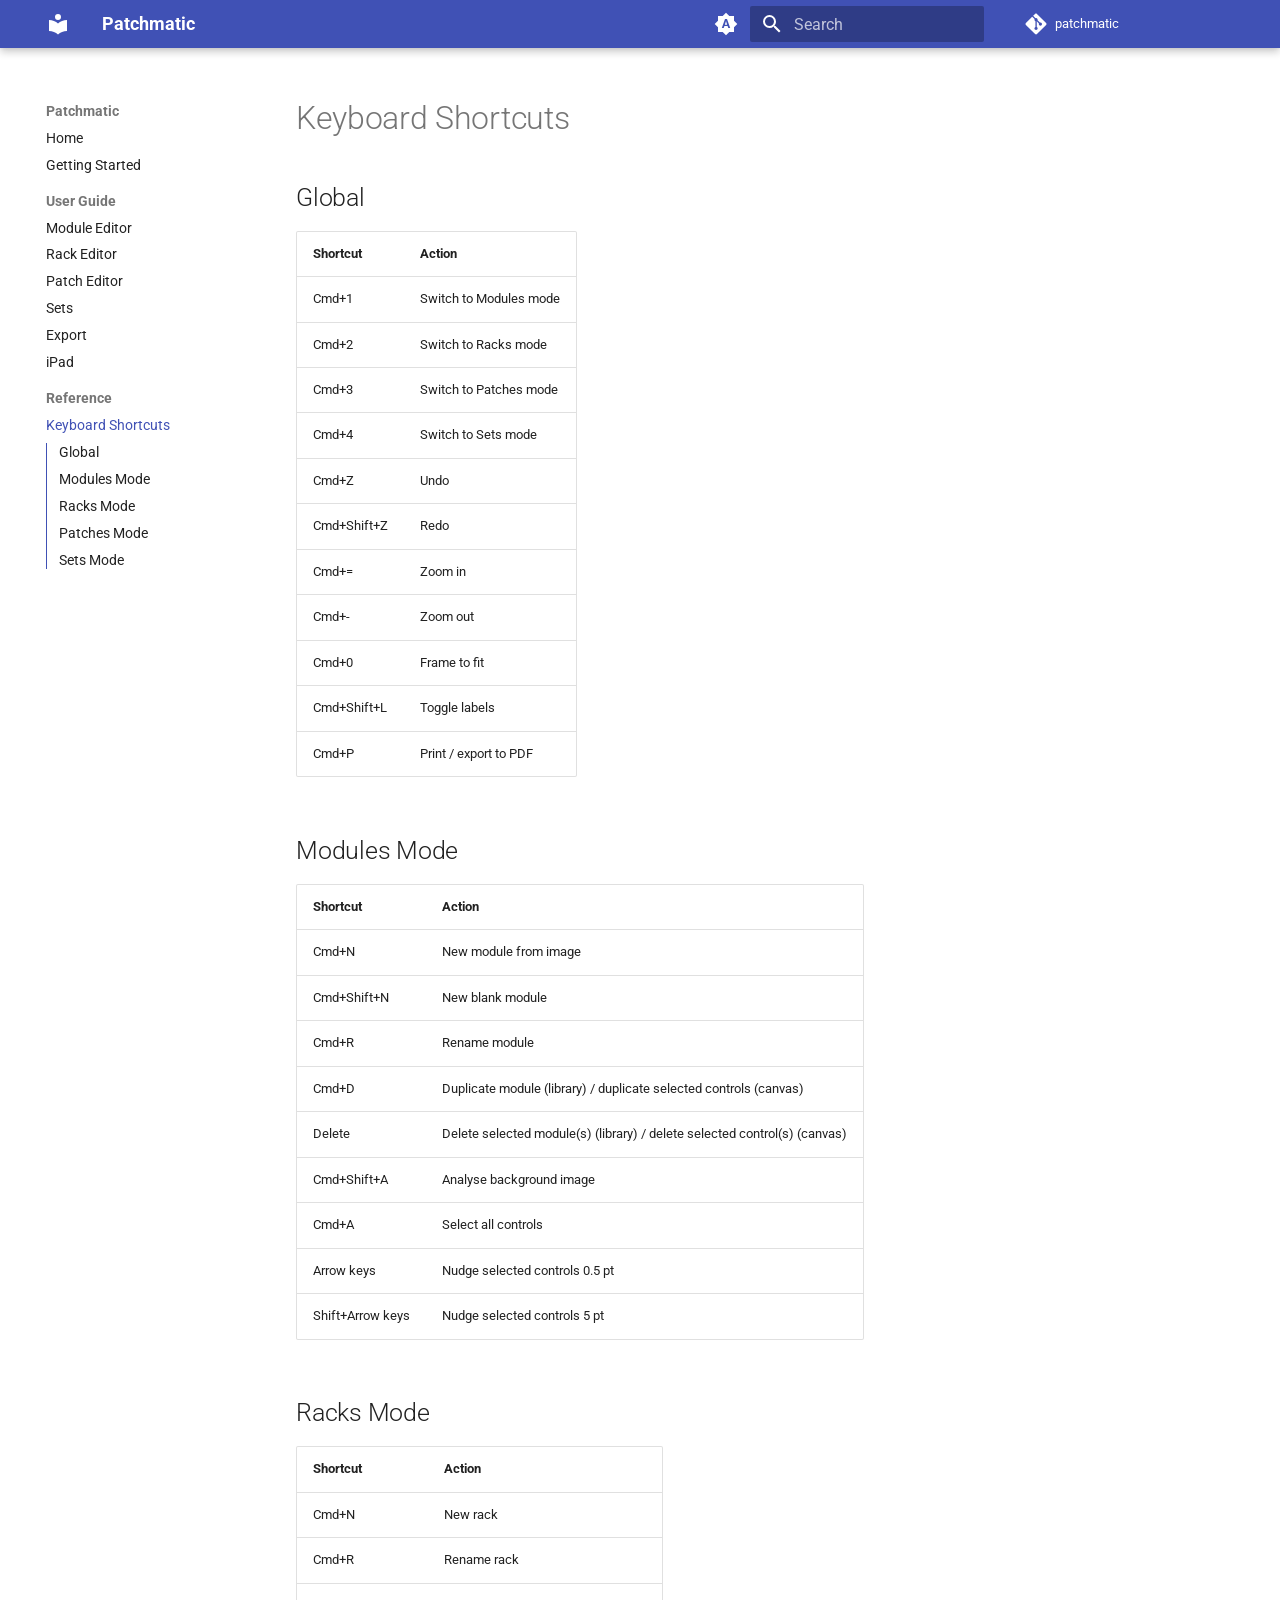
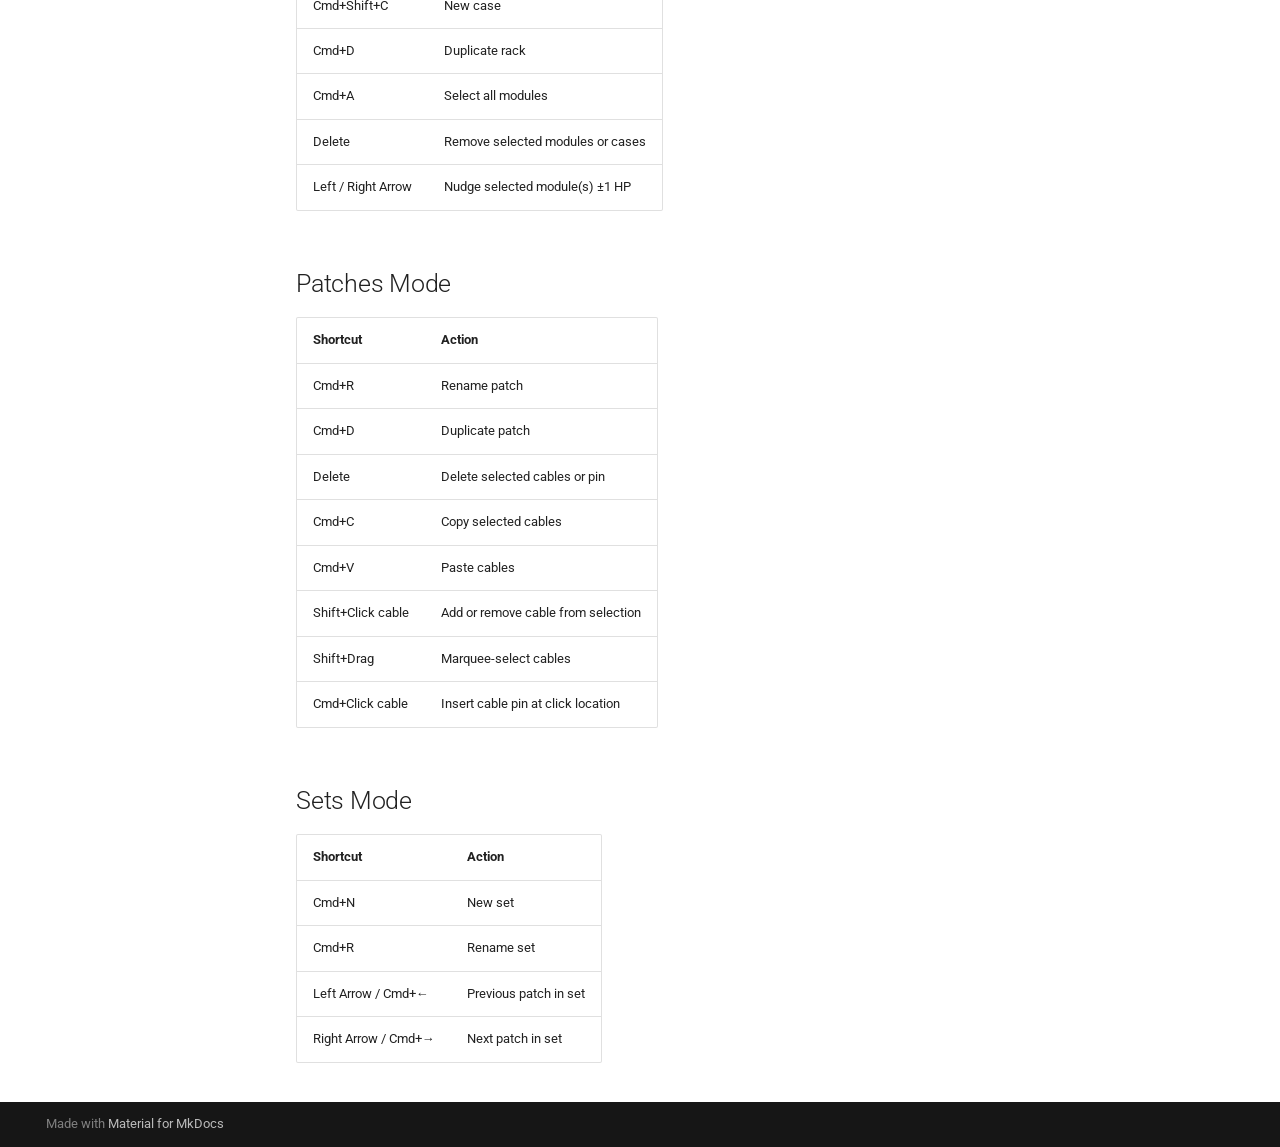
<file: reference/keyboard-shortcuts/index.html>
<!doctype html>
<html lang="en" class="no-js">
  <head>
    
      <meta charset="utf-8">
      <meta name="viewport" content="width=device-width,initial-scale=1">
      
        <meta name="description" content="Keyboard shortcuts for every mode in Patchmatic, the Eurorack patch documentation app for macOS.">
      
      
      
        <link rel="canonical" href="https://pkyme.github.io/patchmatic/reference/keyboard-shortcuts/">
      
      
        <link rel="prev" href="../../guide/ipad/">
      
      
      
        
      
      
      <link rel="icon" href="../../assets/images/favicon.png">
      <meta name="generator" content="mkdocs-1.6.1, mkdocs-material-9.8.1">
    
    
      
        <title>Keyboard Shortcuts - Patchmatic</title>
      
    
    
      <link rel="stylesheet" href="../../assets/stylesheets/main.57a0d79d.min.css">
      
        
        <link rel="stylesheet" href="../../assets/stylesheets/palette.fb2fffe2.min.css">
      
      


    
    
      
    
    
      
        
        
        <link rel="preconnect" href="https://fonts.gstatic.com" crossorigin>
        <link rel="stylesheet" href="https://fonts.googleapis.com/css?family=Roboto:300,300i,400,400i,700,700i%7CRoboto+Mono:400,400i,700,700i&display=fallback">
        <style>:root{--md-text-font:"Roboto";--md-code-font:"Roboto Mono"}</style>
      
    
    
      <link rel="stylesheet" href="../../stylesheets/extra.css">
    
    <script>__md_scope=new URL("../..",location),__md_hash=e=>[...e].reduce(((e,_)=>(e<<5)-e+_.charCodeAt(0)),0),__md_get=(e,_=localStorage,t=__md_scope)=>JSON.parse(_.getItem(t.pathname+"."+e)),__md_set=(e,_,t=localStorage,a=__md_scope)=>{try{t.setItem(a.pathname+"."+e,JSON.stringify(_))}catch(e){}}</script>
    
      

    
    
  </head>
  
  
    
    
      
    
    
    
    
    <body dir="ltr" data-md-color-scheme="default" data-md-color-primary="indigo" data-md-color-accent="indigo">
  
    
    <input class="md-toggle" data-md-toggle="drawer" type="checkbox" id="__drawer" autocomplete="off">
    <input class="md-toggle" data-md-toggle="search" type="checkbox" id="__search" autocomplete="off">
    <label class="md-overlay" for="__drawer"></label>
    <div data-md-component="skip">
      
        
        <a href="#keyboard-shortcuts" class="md-skip">
          Skip to content
        </a>
      
    </div>
    <div data-md-component="announce">
      
    </div>
    
    
      

  

<header class="md-header md-header--shadow" data-md-component="header">
  <nav class="md-header__inner md-grid" aria-label="Header">
    <a href="../.." title="Patchmatic" class="md-header__button md-logo" aria-label="Patchmatic" data-md-component="logo">
      
  
  <svg xmlns="http://www.w3.org/2000/svg" viewBox="0 0 24 24"><path d="M12 8a3 3 0 0 0 3-3 3 3 0 0 0-3-3 3 3 0 0 0-3 3 3 3 0 0 0 3 3m0 3.54C9.64 9.35 6.5 8 3 8v11c3.5 0 6.64 1.35 9 3.54 2.36-2.19 5.5-3.54 9-3.54V8c-3.5 0-6.64 1.35-9 3.54"/></svg>

    </a>
    <label class="md-header__button md-icon" for="__drawer">
      
      <svg xmlns="http://www.w3.org/2000/svg" viewBox="0 0 24 24"><path d="M3 6h18v2H3zm0 5h18v2H3zm0 5h18v2H3z"/></svg>
    </label>
    <div class="md-header__title" data-md-component="header-title">
      <div class="md-header__ellipsis">
        <div class="md-header__topic">
          <span class="md-ellipsis">
            Patchmatic
          </span>
        </div>
        <div class="md-header__topic" data-md-component="header-topic">
          <span class="md-ellipsis">
            
              Keyboard Shortcuts
            
          </span>
        </div>
      </div>
    </div>
    
      
        <form class="md-header__option" data-md-component="palette">
  
    
    
    
    <input class="md-option" data-md-color-media="(prefers-color-scheme)" data-md-color-scheme="default" data-md-color-primary="indigo" data-md-color-accent="indigo"  aria-label="Switch to light mode"  type="radio" name="__palette" id="__palette_0">
    
      <label class="md-header__button md-icon" title="Switch to light mode" for="__palette_1" hidden>
        <svg xmlns="http://www.w3.org/2000/svg" viewBox="0 0 24 24"><path d="m14.3 16-.7-2h-3.2l-.7 2H7.8L11 7h2l3.2 9zM20 8.69V4h-4.69L12 .69 8.69 4H4v4.69L.69 12 4 15.31V20h4.69L12 23.31 15.31 20H20v-4.69L23.31 12zm-9.15 3.96h2.3L12 9z"/></svg>
      </label>
    
  
    
    
    
    <input class="md-option" data-md-color-media="(prefers-color-scheme: light)" data-md-color-scheme="default" data-md-color-primary="indigo" data-md-color-accent="indigo"  aria-label="Switch to dark mode"  type="radio" name="__palette" id="__palette_1">
    
      <label class="md-header__button md-icon" title="Switch to dark mode" for="__palette_2" hidden>
        <svg xmlns="http://www.w3.org/2000/svg" viewBox="0 0 24 24"><path d="M12 8a4 4 0 0 0-4 4 4 4 0 0 0 4 4 4 4 0 0 0 4-4 4 4 0 0 0-4-4m0 10a6 6 0 0 1-6-6 6 6 0 0 1 6-6 6 6 0 0 1 6 6 6 6 0 0 1-6 6m8-9.31V4h-4.69L12 .69 8.69 4H4v4.69L.69 12 4 15.31V20h4.69L12 23.31 15.31 20H20v-4.69L23.31 12z"/></svg>
      </label>
    
  
    
    
    
    <input class="md-option" data-md-color-media="(prefers-color-scheme: dark)" data-md-color-scheme="slate" data-md-color-primary="indigo" data-md-color-accent="indigo"  aria-label="Switch to system preference"  type="radio" name="__palette" id="__palette_2">
    
      <label class="md-header__button md-icon" title="Switch to system preference" for="__palette_0" hidden>
        <svg xmlns="http://www.w3.org/2000/svg" viewBox="0 0 24 24"><path d="M12 18c-.89 0-1.74-.2-2.5-.55C11.56 16.5 13 14.42 13 12s-1.44-4.5-3.5-5.45C10.26 6.2 11.11 6 12 6a6 6 0 0 1 6 6 6 6 0 0 1-6 6m8-9.31V4h-4.69L12 .69 8.69 4H4v4.69L.69 12 4 15.31V20h4.69L12 23.31 15.31 20H20v-4.69L23.31 12z"/></svg>
      </label>
    
  
</form>
      
    
    
      <script>var palette=__md_get("__palette");if(palette&&palette.color){if("(prefers-color-scheme)"===palette.color.media){var media=matchMedia("(prefers-color-scheme: light)"),input=document.querySelector(media.matches?"[data-md-color-media='(prefers-color-scheme: light)']":"[data-md-color-media='(prefers-color-scheme: dark)']");palette.color.media=input.getAttribute("data-md-color-media"),palette.color.scheme=input.getAttribute("data-md-color-scheme"),palette.color.primary=input.getAttribute("data-md-color-primary"),palette.color.accent=input.getAttribute("data-md-color-accent")}for(var[key,value]of Object.entries(palette.color))document.body.setAttribute("data-md-color-"+key,value)}</script>
    
    
    
      
      
        <label class="md-header__button md-icon" for="__search">
          
          <svg xmlns="http://www.w3.org/2000/svg" viewBox="0 0 24 24"><path d="M9.5 3A6.5 6.5 0 0 1 16 9.5c0 1.61-.59 3.09-1.56 4.23l.27.27h.79l5 5-1.5 1.5-5-5v-.79l-.27-.27A6.52 6.52 0 0 1 9.5 16 6.5 6.5 0 0 1 3 9.5 6.5 6.5 0 0 1 9.5 3m0 2C7 5 5 7 5 9.5S7 14 9.5 14 14 12 14 9.5 12 5 9.5 5"/></svg>
        </label>
        <div class="md-search" data-md-component="search" role="dialog">
  <label class="md-search__overlay" for="__search"></label>
  <div class="md-search__inner" role="search">
    <form class="md-search__form" name="search">
      <input type="text" class="md-search__input" name="query" aria-label="Search" placeholder="Search" autocapitalize="off" autocorrect="off" autocomplete="off" spellcheck="false" data-md-component="search-query" required>
      <label class="md-search__icon md-icon" for="__search">
        
        <svg xmlns="http://www.w3.org/2000/svg" viewBox="0 0 24 24"><path d="M9.5 3A6.5 6.5 0 0 1 16 9.5c0 1.61-.59 3.09-1.56 4.23l.27.27h.79l5 5-1.5 1.5-5-5v-.79l-.27-.27A6.52 6.52 0 0 1 9.5 16 6.5 6.5 0 0 1 3 9.5 6.5 6.5 0 0 1 9.5 3m0 2C7 5 5 7 5 9.5S7 14 9.5 14 14 12 14 9.5 12 5 9.5 5"/></svg>
        
        <svg xmlns="http://www.w3.org/2000/svg" viewBox="0 0 24 24"><path d="M20 11v2H8l5.5 5.5-1.42 1.42L4.16 12l7.92-7.92L13.5 5.5 8 11z"/></svg>
      </label>
      <nav class="md-search__options" aria-label="Search">
        
        <button type="reset" class="md-search__icon md-icon" title="Clear" aria-label="Clear" tabindex="-1">
          
          <svg xmlns="http://www.w3.org/2000/svg" viewBox="0 0 24 24"><path d="M19 6.41 17.59 5 12 10.59 6.41 5 5 6.41 10.59 12 5 17.59 6.41 19 12 13.41 17.59 19 19 17.59 13.41 12z"/></svg>
        </button>
      </nav>
      
    </form>
    <div class="md-search__output">
      <div class="md-search__scrollwrap" tabindex="0" data-md-scrollfix>
        <div class="md-search-result" data-md-component="search-result">
          <div class="md-search-result__meta">
            Initializing search
          </div>
          <ol class="md-search-result__list" role="presentation"></ol>
        </div>
      </div>
    </div>
  </div>
</div>
      
    
    
      <div class="md-header__source">
        <a href="https://github.com/pkyme/patchmatic" title="Go to repository" class="md-source" data-md-component="source">
  <div class="md-source__icon md-icon">
    
    <svg xmlns="http://www.w3.org/2000/svg" viewBox="0 0 448 512"><!--! Font Awesome Free 7.1.0 by @fontawesome - https://fontawesome.com License - https://fontawesome.com/license/free (Icons: CC BY 4.0, Fonts: SIL OFL 1.1, Code: MIT License) Copyright 2025 Fonticons, Inc.--><path d="M439.6 236.1 244 40.5c-5.4-5.5-12.8-8.5-20.4-8.5s-15 3-20.4 8.4L162.5 81l51.5 51.5c27.1-9.1 52.7 16.8 43.4 43.7l49.7 49.7c34.2-11.8 61.2 31 35.5 56.7-26.5 26.5-70.2-2.9-56-37.3L240.3 199v121.9c25.3 12.5 22.3 41.8 9.1 55-6.4 6.4-15.2 10.1-24.3 10.1s-17.8-3.6-24.3-10.1c-17.6-17.6-11.1-46.9 11.2-56v-123c-20.8-8.5-24.6-30.7-18.6-45L142.6 101 8.5 235.1C3 240.6 0 247.9 0 255.5s3 15 8.5 20.4l195.6 195.7c5.4 5.4 12.7 8.4 20.4 8.4s15-3 20.4-8.4l194.7-194.7c5.4-5.4 8.4-12.8 8.4-20.4s-3-15-8.4-20.4"/></svg>
  </div>
  <div class="md-source__repository">
    patchmatic
  </div>
</a>
      </div>
    
  </nav>
  
</header>
    
    <div class="md-container" data-md-component="container">
      
      
        
          
        
      
      <main class="md-main" data-md-component="main">
        <div class="md-main__inner md-grid">
          
            
              
              <div class="md-sidebar md-sidebar--primary" data-md-component="sidebar" data-md-type="navigation" >
                <div class="md-sidebar__scrollwrap">
                  <div class="md-sidebar__inner">
                    



  

<nav class="md-nav md-nav--primary md-nav--integrated" aria-label="Navigation" data-md-level="0">
  <label class="md-nav__title" for="__drawer">
    <a href="../.." title="Patchmatic" class="md-nav__button md-logo" aria-label="Patchmatic" data-md-component="logo">
      
  
  <svg xmlns="http://www.w3.org/2000/svg" viewBox="0 0 24 24"><path d="M12 8a3 3 0 0 0 3-3 3 3 0 0 0-3-3 3 3 0 0 0-3 3 3 3 0 0 0 3 3m0 3.54C9.64 9.35 6.5 8 3 8v11c3.5 0 6.64 1.35 9 3.54 2.36-2.19 5.5-3.54 9-3.54V8c-3.5 0-6.64 1.35-9 3.54"/></svg>

    </a>
    Patchmatic
  </label>
  
    <div class="md-nav__source">
      <a href="https://github.com/pkyme/patchmatic" title="Go to repository" class="md-source" data-md-component="source">
  <div class="md-source__icon md-icon">
    
    <svg xmlns="http://www.w3.org/2000/svg" viewBox="0 0 448 512"><!--! Font Awesome Free 7.1.0 by @fontawesome - https://fontawesome.com License - https://fontawesome.com/license/free (Icons: CC BY 4.0, Fonts: SIL OFL 1.1, Code: MIT License) Copyright 2025 Fonticons, Inc.--><path d="M439.6 236.1 244 40.5c-5.4-5.5-12.8-8.5-20.4-8.5s-15 3-20.4 8.4L162.5 81l51.5 51.5c27.1-9.1 52.7 16.8 43.4 43.7l49.7 49.7c34.2-11.8 61.2 31 35.5 56.7-26.5 26.5-70.2-2.9-56-37.3L240.3 199v121.9c25.3 12.5 22.3 41.8 9.1 55-6.4 6.4-15.2 10.1-24.3 10.1s-17.8-3.6-24.3-10.1c-17.6-17.6-11.1-46.9 11.2-56v-123c-20.8-8.5-24.6-30.7-18.6-45L142.6 101 8.5 235.1C3 240.6 0 247.9 0 255.5s3 15 8.5 20.4l195.6 195.7c5.4 5.4 12.7 8.4 20.4 8.4s15-3 20.4-8.4l194.7-194.7c5.4-5.4 8.4-12.8 8.4-20.4s-3-15-8.4-20.4"/></svg>
  </div>
  <div class="md-source__repository">
    patchmatic
  </div>
</a>
    </div>
  
  <ul class="md-nav__list" data-md-scrollfix>
    
      
      
  
  
  
  
    <li class="md-nav__item">
      <a href="../.." class="md-nav__link">
        
  
  
  <span class="md-ellipsis">
    
  
    Home
  

    
  </span>
  
  

      </a>
    </li>
  

    
      
      
  
  
  
  
    <li class="md-nav__item">
      <a href="../../getting-started/" class="md-nav__link">
        
  
  
  <span class="md-ellipsis">
    
  
    Getting Started
  

    
  </span>
  
  

      </a>
    </li>
  

    
      
      
  
  
  
  
    
    
    
    
      
        
        
      
    
    
    <li class="md-nav__item md-nav__item--section md-nav__item--nested">
      
        
        
        <input class="md-nav__toggle md-toggle " type="checkbox" id="__nav_3" >
        
          
          <label class="md-nav__link" for="__nav_3" id="__nav_3_label" tabindex="">
            
  
  
  <span class="md-ellipsis">
    
  
    User Guide
  

    
  </span>
  
  

            <span class="md-nav__icon md-icon"></span>
          </label>
        
        <nav class="md-nav" data-md-level="1" aria-labelledby="__nav_3_label" aria-expanded="false">
          <label class="md-nav__title" for="__nav_3">
            <span class="md-nav__icon md-icon"></span>
            
  
    User Guide
  

          </label>
          <ul class="md-nav__list" data-md-scrollfix>
            
              
                
  
  
  
  
    <li class="md-nav__item">
      <a href="../../guide/module-editor/" class="md-nav__link">
        
  
  
  <span class="md-ellipsis">
    
  
    Module Editor
  

    
  </span>
  
  

      </a>
    </li>
  

              
            
              
                
  
  
  
  
    <li class="md-nav__item">
      <a href="../../guide/rack-editor/" class="md-nav__link">
        
  
  
  <span class="md-ellipsis">
    
  
    Rack Editor
  

    
  </span>
  
  

      </a>
    </li>
  

              
            
              
                
  
  
  
  
    <li class="md-nav__item">
      <a href="../../guide/patch-editor/" class="md-nav__link">
        
  
  
  <span class="md-ellipsis">
    
  
    Patch Editor
  

    
  </span>
  
  

      </a>
    </li>
  

              
            
              
                
  
  
  
  
    <li class="md-nav__item">
      <a href="../../guide/sets/" class="md-nav__link">
        
  
  
  <span class="md-ellipsis">
    
  
    Sets
  

    
  </span>
  
  

      </a>
    </li>
  

              
            
              
                
  
  
  
  
    <li class="md-nav__item">
      <a href="../../guide/export/" class="md-nav__link">
        
  
  
  <span class="md-ellipsis">
    
  
    Export
  

    
  </span>
  
  

      </a>
    </li>
  

              
            
              
                
  
  
  
  
    <li class="md-nav__item">
      <a href="../../guide/ipad/" class="md-nav__link">
        
  
  
  <span class="md-ellipsis">
    
  
    iPad
  

    
  </span>
  
  

      </a>
    </li>
  

              
            
          </ul>
        </nav>
      
    </li>
  

    
      
      
  
  
    
  
  
  
    
    
    
    
      
        
        
      
    
    
    <li class="md-nav__item md-nav__item--active md-nav__item--section md-nav__item--nested">
      
        
        
        <input class="md-nav__toggle md-toggle " type="checkbox" id="__nav_4" checked>
        
          
          <label class="md-nav__link" for="__nav_4" id="__nav_4_label" tabindex="">
            
  
  
  <span class="md-ellipsis">
    
  
    Reference
  

    
  </span>
  
  

            <span class="md-nav__icon md-icon"></span>
          </label>
        
        <nav class="md-nav" data-md-level="1" aria-labelledby="__nav_4_label" aria-expanded="true">
          <label class="md-nav__title" for="__nav_4">
            <span class="md-nav__icon md-icon"></span>
            
  
    Reference
  

          </label>
          <ul class="md-nav__list" data-md-scrollfix>
            
              
                
  
  
    
  
  
  
    <li class="md-nav__item md-nav__item--active">
      
      <input class="md-nav__toggle md-toggle" type="checkbox" id="__toc">
      
      
        
      
      
        <label class="md-nav__link md-nav__link--active" for="__toc">
          
  
  
  <span class="md-ellipsis">
    
  
    Keyboard Shortcuts
  

    
  </span>
  
  

          <span class="md-nav__icon md-icon"></span>
        </label>
      
      <a href="./" class="md-nav__link md-nav__link--active">
        
  
  
  <span class="md-ellipsis">
    
  
    Keyboard Shortcuts
  

    
  </span>
  
  

      </a>
      
        

<nav class="md-nav md-nav--secondary" aria-label="Table of contents">
  
  
  
    
  
  
    <label class="md-nav__title" for="__toc">
      <span class="md-nav__icon md-icon"></span>
      Table of contents
    </label>
    <ul class="md-nav__list" data-md-component="toc" data-md-scrollfix>
      
        <li class="md-nav__item">
  <a href="#global" class="md-nav__link">
    <span class="md-ellipsis">
      
        Global
      
    </span>
  </a>
  
</li>
      
        <li class="md-nav__item">
  <a href="#modules-mode" class="md-nav__link">
    <span class="md-ellipsis">
      
        Modules Mode
      
    </span>
  </a>
  
</li>
      
        <li class="md-nav__item">
  <a href="#racks-mode" class="md-nav__link">
    <span class="md-ellipsis">
      
        Racks Mode
      
    </span>
  </a>
  
</li>
      
        <li class="md-nav__item">
  <a href="#patches-mode" class="md-nav__link">
    <span class="md-ellipsis">
      
        Patches Mode
      
    </span>
  </a>
  
</li>
      
        <li class="md-nav__item">
  <a href="#sets-mode" class="md-nav__link">
    <span class="md-ellipsis">
      
        Sets Mode
      
    </span>
  </a>
  
</li>
      
    </ul>
  
</nav>
      
    </li>
  

              
            
          </ul>
        </nav>
      
    </li>
  

    
  </ul>
</nav>
                  </div>
                </div>
              </div>
            
            
          
          
            <div class="md-content" data-md-component="content">
              
              <article class="md-content__inner md-typeset">
                
                  


  
  


<h1 id="keyboard-shortcuts">Keyboard Shortcuts<a class="headerlink" href="#keyboard-shortcuts" title="Permanent link">&para;</a></h1>
<h2 id="global">Global<a class="headerlink" href="#global" title="Permanent link">&para;</a></h2>
<table>
<thead>
<tr>
<th>Shortcut</th>
<th>Action</th>
</tr>
</thead>
<tbody>
<tr>
<td>Cmd+1</td>
<td>Switch to Modules mode</td>
</tr>
<tr>
<td>Cmd+2</td>
<td>Switch to Racks mode</td>
</tr>
<tr>
<td>Cmd+3</td>
<td>Switch to Patches mode</td>
</tr>
<tr>
<td>Cmd+4</td>
<td>Switch to Sets mode</td>
</tr>
<tr>
<td>Cmd+Z</td>
<td>Undo</td>
</tr>
<tr>
<td>Cmd+Shift+Z</td>
<td>Redo</td>
</tr>
<tr>
<td>Cmd+=</td>
<td>Zoom in</td>
</tr>
<tr>
<td>Cmd+-</td>
<td>Zoom out</td>
</tr>
<tr>
<td>Cmd+0</td>
<td>Frame to fit</td>
</tr>
<tr>
<td>Cmd+Shift+L</td>
<td>Toggle labels</td>
</tr>
<tr>
<td>Cmd+P</td>
<td>Print / export to PDF</td>
</tr>
</tbody>
</table>
<h2 id="modules-mode">Modules Mode<a class="headerlink" href="#modules-mode" title="Permanent link">&para;</a></h2>
<table>
<thead>
<tr>
<th>Shortcut</th>
<th>Action</th>
</tr>
</thead>
<tbody>
<tr>
<td>Cmd+N</td>
<td>New module from image</td>
</tr>
<tr>
<td>Cmd+Shift+N</td>
<td>New blank module</td>
</tr>
<tr>
<td>Cmd+R</td>
<td>Rename module</td>
</tr>
<tr>
<td>Cmd+D</td>
<td>Duplicate module (library) / duplicate selected controls (canvas)</td>
</tr>
<tr>
<td>Delete</td>
<td>Delete selected module(s) (library) / delete selected control(s) (canvas)</td>
</tr>
<tr>
<td>Cmd+Shift+A</td>
<td>Analyse background image</td>
</tr>
<tr>
<td>Cmd+A</td>
<td>Select all controls</td>
</tr>
<tr>
<td>Arrow keys</td>
<td>Nudge selected controls 0.5 pt</td>
</tr>
<tr>
<td>Shift+Arrow keys</td>
<td>Nudge selected controls 5 pt</td>
</tr>
</tbody>
</table>
<h2 id="racks-mode">Racks Mode<a class="headerlink" href="#racks-mode" title="Permanent link">&para;</a></h2>
<table>
<thead>
<tr>
<th>Shortcut</th>
<th>Action</th>
</tr>
</thead>
<tbody>
<tr>
<td>Cmd+N</td>
<td>New rack</td>
</tr>
<tr>
<td>Cmd+R</td>
<td>Rename rack</td>
</tr>
<tr>
<td>Cmd+Shift+C</td>
<td>New case</td>
</tr>
<tr>
<td>Cmd+D</td>
<td>Duplicate rack</td>
</tr>
<tr>
<td>Cmd+A</td>
<td>Select all modules</td>
</tr>
<tr>
<td>Delete</td>
<td>Remove selected modules or cases</td>
</tr>
<tr>
<td>Left / Right Arrow</td>
<td>Nudge selected module(s) ±1 HP</td>
</tr>
</tbody>
</table>
<h2 id="patches-mode">Patches Mode<a class="headerlink" href="#patches-mode" title="Permanent link">&para;</a></h2>
<table>
<thead>
<tr>
<th>Shortcut</th>
<th>Action</th>
</tr>
</thead>
<tbody>
<tr>
<td>Cmd+R</td>
<td>Rename patch</td>
</tr>
<tr>
<td>Cmd+D</td>
<td>Duplicate patch</td>
</tr>
<tr>
<td>Delete</td>
<td>Delete selected cables or pin</td>
</tr>
<tr>
<td>Cmd+C</td>
<td>Copy selected cables</td>
</tr>
<tr>
<td>Cmd+V</td>
<td>Paste cables</td>
</tr>
<tr>
<td>Shift+Click cable</td>
<td>Add or remove cable from selection</td>
</tr>
<tr>
<td>Shift+Drag</td>
<td>Marquee-select cables</td>
</tr>
<tr>
<td>Cmd+Click cable</td>
<td>Insert cable pin at click location</td>
</tr>
</tbody>
</table>
<h2 id="sets-mode">Sets Mode<a class="headerlink" href="#sets-mode" title="Permanent link">&para;</a></h2>
<table>
<thead>
<tr>
<th>Shortcut</th>
<th>Action</th>
</tr>
</thead>
<tbody>
<tr>
<td>Cmd+N</td>
<td>New set</td>
</tr>
<tr>
<td>Cmd+R</td>
<td>Rename set</td>
</tr>
<tr>
<td>Left Arrow / Cmd+←</td>
<td>Previous patch in set</td>
</tr>
<tr>
<td>Right Arrow / Cmd+→</td>
<td>Next patch in set</td>
</tr>
</tbody>
</table>







  
  






                
              </article>
            </div>
          
          
<script>var target=document.getElementById(location.hash.slice(1));target&&target.name&&(target.checked=target.name.startsWith("__tabbed_"))</script>
        </div>
        
          <button type="button" class="md-top md-icon" data-md-component="top" hidden>
  
  <svg xmlns="http://www.w3.org/2000/svg" viewBox="0 0 24 24"><path d="M13 20h-2V8l-5.5 5.5-1.42-1.42L12 4.16l7.92 7.92-1.42 1.42L13 8z"/></svg>
  Back to top
</button>
        
      </main>
      
        <footer class="md-footer">
  
  <div class="md-footer-meta md-typeset">
    <div class="md-footer-meta__inner md-grid">
      <div class="md-copyright">
  
  
    Made with
    <a href="https://squidfunk.github.io/mkdocs-material/" target="_blank" rel="noopener">
      Material for MkDocs
    </a>
  
</div>
      
    </div>
  </div>
</footer>
      
    </div>
    <div class="md-dialog" data-md-component="dialog">
      <div class="md-dialog__inner md-typeset"></div>
    </div>
    
    
    
      
      
      <script id="__config" type="application/json">{"annotate": null, "base": "../..", "features": ["navigation.sections", "navigation.top", "toc.integrate"], "search": "../../assets/javascripts/workers/search.a7633da7.min.js", "tags": null, "translations": {"clipboard.copied": "Copied to clipboard", "clipboard.copy": "Copy to clipboard", "search.result.more.one": "1 more on this page", "search.result.more.other": "# more on this page", "search.result.none": "No matching documents", "search.result.one": "1 matching document", "search.result.other": "# matching documents", "search.result.placeholder": "Type to start searching", "search.result.term.missing": "Missing", "select.version": "Select version"}, "version": null}</script>
    
    
      <script src="../../assets/javascripts/bundle.a5f9d56c.min.js"></script>
      
    
  </body>
</html>
</file>
<file: stylesheets/extra.css>
/* Screenshots */
.md-typeset img {
  border-radius: 8px;
}

.md-typeset figure {
  margin: 1.5em auto;
}

.md-typeset figure img {
  box-shadow: 0 4px 18px rgba(0, 0, 0, 0.25);
}

.md-typeset figcaption {
  max-width: 36rem;
  margin-top: 0.75em;
  font-style: normal;
  color: var(--md-default-fg-color--light);
}

/* Toolbar strips: no shadow, stay crisp at their natural size */
.md-typeset img.strip {
  box-shadow: none;
  border-radius: 6px;
}
</file>
<file: assets/stylesheets/main.57a0d79d.min.css>
@charset "UTF-8";html{box-sizing:border-box;-webkit-text-size-adjust:none;-moz-text-size-adjust:none;text-size-adjust:none}*,:after,:before{box-sizing:inherit}@media(prefers-reduced-motion){*,:after,:before{transition:none!important}}body{margin:0;-webkit-font-smoothing:antialiased;-moz-osx-font-smoothing:grayscale;--md-text-font-family:var(--md-text-font, _),
    -apple-system, BlinkMacSystemFont, Helvetica, Arial, sans-serif;--md-code-font-family:var(--md-code-font, _),
    SFMono-Regular, Consolas, Menlo, monospace}.md-typeset code:not(.focus-visible),a,button,input,label{-webkit-tap-highlight-color:transparent}a{color:inherit;text-decoration:none}hr{box-sizing:initial;display:block;height:.05rem;padding:0;overflow:visible;border:0}small{font-size:80%}sub,sup{line-height:1em}img{border-style:none}table{border-spacing:0;border-collapse:initial}td,th{font-weight:400;vertical-align:top}button{padding:0;margin:0;font-family:inherit;font-size:inherit;background:#0000;border:0}input{border:0;outline:none}:root{--md-primary-fg-color:#4051b5;--md-primary-fg-color--light:#5d6cc0;--md-primary-fg-color--dark:#303fa1;--md-primary-bg-color:#fff;--md-primary-bg-color--light:#ffffffb3;--md-accent-fg-color:#526cfe;--md-accent-fg-color--transparent:#526cfe1a;--md-accent-bg-color:#fff;--md-accent-bg-color--light:#ffffffb3;--md-typeset-table-sort-icon:url("data:image/svg+xml;charset=utf-8,<svg xmlns='http://www.w3.org/2000/svg' viewBox='0 0 24 24'><path d='m18 21-4-4h3V7h-3l4-4 4 4h-3v10h3M2 19v-2h10v2M2 13v-2h7v2M2 7V5h4v2z'/></svg>");--md-typeset-table-sort-icon--asc:url("data:image/svg+xml;charset=utf-8,<svg xmlns='http://www.w3.org/2000/svg' viewBox='0 0 24 24'><path d='M19 17h3l-4 4-4-4h3V3h2M2 17h10v2H2M6 5v2H2V5m0 6h7v2H2z'/></svg>");--md-typeset-table-sort-icon--desc:url("data:image/svg+xml;charset=utf-8,<svg xmlns='http://www.w3.org/2000/svg' viewBox='0 0 24 24'><path d='M19 7h3l-4-4-4 4h3v14h2M2 17h10v2H2M6 5v2H2V5m0 6h7v2H2z'/></svg>")}[data-md-color-scheme=default]{color-scheme:light}[data-md-color-scheme=default] img[src$="#gh-dark-mode-only"],[data-md-color-scheme=default] img[src$="#only-dark"]{display:none}:root,[data-md-color-scheme=default]{--md-hue:225deg;--md-default-fg-color:#000000de;--md-default-fg-color--light:#0000008a;--md-default-fg-color--lighter:#00000052;--md-default-fg-color--lightest:#00000012;--md-default-bg-color:#fff;--md-default-bg-color--light:#ffffffb3;--md-default-bg-color--lighter:#ffffff4d;--md-default-bg-color--lightest:#ffffff1f;--md-code-fg-color:#36464e;--md-code-bg-color:#f5f5f5;--md-code-bg-color--light:#f5f5f5b3;--md-code-bg-color--lighter:#f5f5f54d;--md-code-hl-color:#4287ff;--md-code-hl-color--light:#4287ff1a;--md-code-hl-number-color:#d52a2a;--md-code-hl-special-color:#db1457;--md-code-hl-function-color:#a846b9;--md-code-hl-constant-color:#6e59d9;--md-code-hl-keyword-color:#3f6ec6;--md-code-hl-string-color:#1c7d4d;--md-code-hl-name-color:var(--md-code-fg-color);--md-code-hl-operator-color:var(--md-default-fg-color--light);--md-code-hl-punctuation-color:var(--md-default-fg-color--light);--md-code-hl-comment-color:var(--md-default-fg-color--light);--md-code-hl-generic-color:var(--md-default-fg-color--light);--md-code-hl-variable-color:var(--md-default-fg-color--light);--md-typeset-color:var(--md-default-fg-color);--md-typeset-a-color:var(--md-primary-fg-color);--md-typeset-del-color:#f5503d26;--md-typeset-ins-color:#0bd57026;--md-typeset-kbd-color:#fafafa;--md-typeset-kbd-accent-color:#fff;--md-typeset-kbd-border-color:#b8b8b8;--md-typeset-mark-color:#ffff0080;--md-typeset-table-color:#0000001f;--md-typeset-table-color--light:#00000009;--md-admonition-fg-color:var(--md-default-fg-color);--md-admonition-bg-color:var(--md-default-bg-color);--md-warning-fg-color:#000000de;--md-warning-bg-color:#ff9;--md-footer-fg-color:#fff;--md-footer-fg-color--light:#ffffffb3;--md-footer-fg-color--lighter:#ffffff73;--md-footer-bg-color:#000000de;--md-footer-bg-color--dark:#00000052;--md-shadow-z1:0 0.2rem 0.5rem #0000000d,
    0 0 0.05rem #0000001a;--md-shadow-z2:0 0.2rem 0.5rem #0000001a,
    0 0 0.05rem #00000040;--md-shadow-z3:0 0.2rem 0.5rem #0003,
    0 0 0.05rem #00000059}.md-icon svg{display:block;width:1.2rem;height:1.2rem;fill:currentcolor}aside,body,input{font-family:var(--md-text-font-family);font-feature-settings:"kern","liga";color:var(--md-typeset-color)}code,kbd,pre{font-family:var(--md-code-font-family);font-feature-settings:"kern"}.md-typeset{font-size:.8rem;line-height:1.6;overflow-wrap:break-word;-webkit-print-color-adjust:exact;color-adjust:exact}@media print{.md-typeset{font-size:.68rem}.md-typeset code,.md-typeset kbd,.md-typeset pre{white-space:pre-wrap}}.md-typeset blockquote,.md-typeset dl,.md-typeset figure,.md-typeset ol,.md-typeset pre,.md-typeset ul{margin-top:1em;margin-bottom:1em}.md-typeset h1{margin:0 0 1.25em;font-size:2em;line-height:1.3;color:var(--md-default-fg-color--light)}.md-typeset h1,.md-typeset h2{font-weight:300;letter-spacing:-.01em}.md-typeset h2{margin:1.6em 0 .64em;font-size:1.5625em;line-height:1.4}.md-typeset h3{margin:1.6em 0 .8em;font-size:1.25em;font-weight:400;line-height:1.5;letter-spacing:-.01em}.md-typeset h2+h3{margin-top:.8em}.md-typeset h4{margin:1em 0;font-weight:700;letter-spacing:-.01em}.md-typeset h5,.md-typeset h6{margin:1.25em 0;font-size:.8em;font-weight:700;color:var(--md-default-fg-color--light);letter-spacing:-.01em}.md-typeset h5{text-transform:uppercase}.md-typeset h5 code{text-transform:none}.md-typeset hr{display:flow-root;margin:1.5em 0;border-bottom:.05rem solid var(--md-default-fg-color--lightest)}.md-typeset a{color:var(--md-typeset-a-color);word-break:break-word}.md-typeset a,.md-typeset a:before{transition:color 125ms}.md-typeset a:focus,.md-typeset a:hover{color:var(--md-accent-fg-color)}.md-typeset a:focus code,.md-typeset a:hover code{color:var(--md-accent-fg-color);background-color:var(--md-accent-fg-color--transparent)}.md-typeset a code{color:var(--md-typeset-a-color)}.md-typeset a.focus-visible{outline-color:var(--md-accent-fg-color);outline-offset:.2rem}.md-typeset code,.md-typeset kbd,.md-typeset pre{font-variant-ligatures:none;color:var(--md-code-fg-color);direction:ltr;transition:background-color 125ms}.md-typeset code{padding:0 .2941176471em;font-size:.85em;word-break:break-word;background-color:var(--md-code-bg-color);border-radius:.1rem;-webkit-box-decoration-break:clone;box-decoration-break:clone;transition:color 125ms,background-color 125ms}.md-typeset code:not(.focus-visible){outline:none}.md-typeset pre{position:relative;display:flow-root;line-height:1.4}.md-typeset pre>code{display:block;padding:.7720588235em 1.1764705882em;margin:0;overflow:auto;word-break:normal;touch-action:auto;scrollbar-color:var(--md-default-fg-color--lighter) #0000;scrollbar-width:thin;outline-color:var(--md-accent-fg-color);box-shadow:none;-webkit-box-decoration-break:slice;box-decoration-break:slice}.md-typeset pre>code:hover{scrollbar-color:var(--md-accent-fg-color) #0000}.md-typeset pre>code::-webkit-scrollbar{width:.2rem;height:.2rem}.md-typeset pre>code::-webkit-scrollbar-thumb{background-color:var(--md-default-fg-color--lighter)}.md-typeset pre>code::-webkit-scrollbar-thumb:hover{background-color:var(--md-accent-fg-color)}.md-typeset kbd{display:inline-block;padding:0 .6666666667em;font-size:.75em;color:var(--md-default-fg-color);word-break:break-word;vertical-align:text-top;background-color:var(--md-typeset-kbd-color);border-radius:.1rem;box-shadow:0 .1rem 0 .05rem var(--md-typeset-kbd-border-color),0 .1rem 0 var(--md-typeset-kbd-border-color),0 -.1rem .2rem var(--md-typeset-kbd-accent-color) inset}.md-typeset mark{color:inherit;word-break:break-word;background-color:var(--md-typeset-mark-color);-webkit-box-decoration-break:clone;box-decoration-break:clone}.md-typeset abbr{text-decoration:none;cursor:help}.md-typeset [data-preview],.md-typeset abbr{border-bottom:.05rem dotted var(--md-default-fg-color--light)}.md-typeset small{opacity:.75}[dir=ltr] .md-typeset sub,[dir=ltr] .md-typeset sup{margin-left:.078125em}[dir=rtl] .md-typeset sub,[dir=rtl] .md-typeset sup{margin-right:.078125em}[dir=ltr] .md-typeset blockquote{padding-left:.6rem;border-left:.2rem solid var(--md-default-fg-color--lighter)}[dir=rtl] .md-typeset blockquote{padding-right:.6rem;border-right:.2rem solid var(--md-default-fg-color--lighter)}.md-typeset blockquote{margin-left:0;margin-right:0;color:var(--md-default-fg-color--light)}.md-typeset ul{list-style-type:disc}.md-typeset ul[type]{list-style-type:revert-layer}[dir=ltr] .md-typeset ol,[dir=ltr] .md-typeset ol li ol,[dir=ltr] .md-typeset ol li ul,[dir=ltr] .md-typeset ul,[dir=ltr] .md-typeset ul li ol,[dir=ltr] .md-typeset ul li ul{margin-left:.625em}[dir=rtl] .md-typeset ol,[dir=rtl] .md-typeset ol li ol,[dir=rtl] .md-typeset ol li ul,[dir=rtl] .md-typeset ul,[dir=rtl] .md-typeset ul li ol,[dir=rtl] .md-typeset ul li ul{margin-right:.625em}.md-typeset ol,.md-typeset ul{padding:0}.md-typeset ol:not([hidden]),.md-typeset ul:not([hidden]){display:flow-root}.md-typeset ol ol,.md-typeset ul ol{list-style-type:lower-alpha}.md-typeset ol ol ol,.md-typeset ul ol ol{list-style-type:lower-roman}.md-typeset ol ol ol ol,.md-typeset ul ol ol ol{list-style-type:upper-alpha}.md-typeset ol ol ol ol ol,.md-typeset ul ol ol ol ol{list-style-type:upper-roman}.md-typeset ol[type],.md-typeset ul[type]{list-style-type:revert-layer}[dir=ltr] .md-typeset ol li,[dir=ltr] .md-typeset ul li{margin-left:1.25em}[dir=rtl] .md-typeset ol li,[dir=rtl] .md-typeset ul li{margin-right:1.25em}.md-typeset ol li,.md-typeset ul li{margin-bottom:.5em}.md-typeset ol li blockquote,.md-typeset ol li p,.md-typeset ul li blockquote,.md-typeset ul li p{margin:.5em 0}.md-typeset ol li:last-child,.md-typeset ul li:last-child{margin-bottom:0}.md-typeset ol li ol,.md-typeset ol li ul,.md-typeset ul li ol,.md-typeset ul li ul{margin-top:.5em;margin-bottom:.5em}[dir=ltr] .md-typeset dd{margin-left:1.875em}[dir=rtl] .md-typeset dd{margin-right:1.875em}.md-typeset dd{margin-top:1em;margin-bottom:1.5em}.md-typeset img,.md-typeset svg,.md-typeset video{max-width:100%;height:auto}.md-typeset img[align=left]{margin:1em 1em 1em 0}.md-typeset img[align=right]{margin:1em 0 1em 1em}.md-typeset img[align]:only-child{margin-top:0}.md-typeset figure{display:flow-root;width:fit-content;max-width:100%;margin:1em auto;text-align:center}.md-typeset figure img{display:block;margin:0 auto}.md-typeset figcaption{max-width:24rem;margin:1em auto;font-style:italic}.md-typeset iframe{max-width:100%}.md-typeset table:not([class]){display:inline-block;max-width:100%;overflow:auto;font-size:.64rem;touch-action:auto;background-color:var(--md-default-bg-color);border:.05rem solid var(--md-typeset-table-color);border-radius:.1rem}@media print{.md-typeset table:not([class]){display:table}}.md-typeset table:not([class])+*{margin-top:1.5em}.md-typeset table:not([class]) td>:first-child,.md-typeset table:not([class]) th>:first-child{margin-top:0}.md-typeset table:not([class]) td>:last-child,.md-typeset table:not([class]) th>:last-child{margin-bottom:0}.md-typeset table:not([class]) td:not([align]),.md-typeset table:not([class]) th:not([align]){text-align:left}[dir=rtl] .md-typeset table:not([class]) td:not([align]),[dir=rtl] .md-typeset table:not([class]) th:not([align]){text-align:right}.md-typeset table:not([class]) th{min-width:5rem;padding:.9375em 1.25em;font-weight:700;vertical-align:top}.md-typeset table:not([class]) td{padding:.9375em 1.25em;vertical-align:top;border-top:.05rem solid var(--md-typeset-table-color)}.md-typeset table:not([class]) tbody tr{transition:background-color 125ms}.md-typeset table:not([class]) tbody tr:hover{background-color:var(--md-typeset-table-color--light);box-shadow:0 .05rem 0 var(--md-default-bg-color) inset}.md-typeset table:not([class]) a{word-break:normal}.md-typeset table th[role=columnheader]{cursor:pointer}[dir=ltr] .md-typeset table th[role=columnheader]:after{margin-left:.5em}[dir=rtl] .md-typeset table th[role=columnheader]:after{margin-right:.5em}.md-typeset table th[role=columnheader]:after{display:inline-block;width:1.2em;height:1.2em;vertical-align:text-bottom;content:"";-webkit-mask-image:var(--md-typeset-table-sort-icon);mask-image:var(--md-typeset-table-sort-icon);-webkit-mask-repeat:no-repeat;mask-repeat:no-repeat;-webkit-mask-size:contain;mask-size:contain;transition:background-color 125ms}.md-typeset table th[role=columnheader]:hover:after{background-color:var(--md-default-fg-color--lighter)}.md-typeset table th[role=columnheader][aria-sort=ascending]:after{background-color:var(--md-default-fg-color--light);-webkit-mask-image:var(--md-typeset-table-sort-icon--asc);mask-image:var(--md-typeset-table-sort-icon--asc)}.md-typeset table th[role=columnheader][aria-sort=descending]:after{background-color:var(--md-default-fg-color--light);-webkit-mask-image:var(--md-typeset-table-sort-icon--desc);mask-image:var(--md-typeset-table-sort-icon--desc)}.md-typeset__scrollwrap{margin:1em -.8rem;overflow-x:auto;touch-action:auto}.md-typeset__table{display:inline-block;padding:0 .8rem;margin-bottom:.5em}@media print{.md-typeset__table{display:block}}html .md-typeset__table table{display:table;width:100%;margin:0;overflow:hidden}@media screen and (max-width:44.984375em){.md-content__inner>pre{margin:1em -.8rem}.md-content__inner>pre code{border-radius:0}}.md-typeset .md-author{position:relative;display:block;flex-shrink:0;width:1.6rem;height:1.6rem;overflow:hidden;border-radius:100%;transition:color 125ms,transform 125ms}.md-typeset .md-author img{display:block}.md-typeset .md-author--more{font-size:.6rem;font-weight:700;line-height:1.6rem;color:var(--md-default-fg-color--lighter);text-align:center;background:var(--md-default-fg-color--lightest)}.md-typeset .md-author--long{width:2.4rem;height:2.4rem}.md-typeset a.md-author{transform:scale(1)}.md-typeset a.md-author img{filter:grayscale(100%) opacity(75%);border-radius:100%;transition:filter 125ms}.md-typeset a.md-author:focus,.md-typeset a.md-author:hover{z-index:1;transform:scale(1.1)}.md-typeset a.md-author:focus img,.md-typeset a.md-author:hover img{filter:grayscale(0)}.md-banner{overflow:auto;color:var(--md-footer-fg-color);background-color:var(--md-footer-bg-color)}@media print{.md-banner{display:none}}.md-banner--warning{color:var(--md-warning-fg-color);background-color:var(--md-warning-bg-color)}.md-banner__inner{padding:0 .8rem;margin:.6rem auto;font-size:.7rem}[dir=ltr] .md-banner__button{float:right}[dir=rtl] .md-banner__button{float:left}.md-banner__button{color:inherit;cursor:pointer;transition:opacity .25s}.no-js .md-banner__button{display:none}.md-banner__button:hover{opacity:.7}html{height:100%;overflow-x:hidden;font-size:125%}@media screen and (min-width:100em){html{font-size:137.5%}}@media screen and (min-width:125em){html{font-size:150%}}body{position:relative;display:flex;flex-direction:column;width:100%;min-height:100%;font-size:.5rem;background-color:var(--md-default-bg-color)}@media print{body{display:block}}@media screen and (max-width:59.984375em){body[data-md-scrolllock]{position:fixed}}.md-grid{max-width:61rem;margin-left:auto;margin-right:auto}.md-container{display:flex;flex-grow:1;flex-direction:column}@media print{.md-container{display:block}}.md-main{flex-grow:1}.md-main__inner{display:flex;height:100%;margin-top:1.5rem}.md-ellipsis{overflow:hidden;text-overflow:ellipsis}.md-toggle{display:none}.md-option{position:absolute;width:0;height:0;opacity:0}.md-option:checked+label:not([hidden]){display:block}.md-option.focus-visible+label{outline-style:auto;outline-color:var(--md-accent-fg-color)}.md-skip{position:fixed;z-index:-1;padding:.3rem .5rem;margin:.5rem;font-size:.64rem;color:var(--md-default-bg-color);background-color:var(--md-default-fg-color);border-radius:.1rem;outline-color:var(--md-accent-fg-color);opacity:0;transform:translateY(.4rem)}.md-skip:focus{z-index:10;opacity:1;transition:transform .25s cubic-bezier(.4,0,.2,1),opacity 175ms 75ms;transform:translateY(0)}@page{margin:25mm}:root{--md-clipboard-icon:url("data:image/svg+xml;charset=utf-8,<svg xmlns='http://www.w3.org/2000/svg' viewBox='0 0 24 24'><path d='M19 21H8V7h11m0-2H8a2 2 0 0 0-2 2v14a2 2 0 0 0 2 2h11a2 2 0 0 0 2-2V7a2 2 0 0 0-2-2m-3-4H4a2 2 0 0 0-2 2v14h2V3h12z'/></svg>");--md-code-select-icon:url("data:image/svg+xml;charset=utf-8,<svg xmlns='http://www.w3.org/2000/svg' viewBox='0 0 24 24'><path d='M19 19h-4v2h4c1.1 0 2-.9 2-2v-4h-2m0-12h-4v2h4v4h2V5c0-1.1-.9-2-2-2M5 5h4V3H5c-1.1 0-2 .9-2 2v4h2m0 6H3v4c0 1.1.9 2 2 2h4v-2H5zm2-4h2v2H7zm4 0h2v2h-2zm4 0h2v2h-2zM7 7h2v2H7zm4 0h2v2h-2zm4 0h2v2h-2zm-8 8h2v2H7zm4 0h2v2h-2zm4 0h2v2h-2z'/></svg>");--md-code-copy-icon:url("data:image/svg+xml;charset=utf-8,<svg xmlns='http://www.w3.org/2000/svg' viewBox='0 0 24 24'><path d='M19 21H8V7h11m0-2H8a2 2 0 0 0-2 2v14a2 2 0 0 0 2 2h11a2 2 0 0 0 2-2V7a2 2 0 0 0-2-2m-3-4H4a2 2 0 0 0-2 2v14h2V3h12z'/></svg>")}.md-clipboard{z-index:1;width:1.5em;height:1.5em;color:var(--md-default-fg-color--lightest);cursor:pointer;border-radius:.1rem;outline-color:var(--md-accent-fg-color);outline-offset:.1rem;transition:color .25s}@media print{.md-clipboard{display:none}}.md-clipboard:not(.focus-visible){outline:none;-webkit-tap-highlight-color:transparent}:hover>.md-clipboard{color:var(--md-default-fg-color--light)}.md-clipboard:focus,.md-clipboard:hover{color:var(--md-accent-fg-color)}.md-clipboard:after{display:block;width:1.125em;height:1.125em;margin:0 auto;content:"";background-color:currentcolor;-webkit-mask-image:var(--md-clipboard-icon);mask-image:var(--md-clipboard-icon);-webkit-mask-repeat:no-repeat;mask-repeat:no-repeat;-webkit-mask-position:center;mask-position:center;-webkit-mask-size:contain;mask-size:contain}.md-clipboard--inline{cursor:pointer}.md-clipboard--inline code{transition:color .25s,background-color .25s}.md-clipboard--inline:focus code,.md-clipboard--inline:hover code{color:var(--md-accent-fg-color);background-color:var(--md-accent-fg-color--transparent)}.md-typeset .md-code__content{display:grid}.md-code__nav{position:absolute;top:.25em;right:.25em;z-index:1;display:flex;gap:.2rem;padding:.2rem;background-color:var(--md-code-bg-color--lighter);border-radius:.1rem;transition:background-color .25s}:hover>.md-code__nav{background-color:var(--md-code-bg-color--light)}.md-code__button{display:block;width:1.5em;height:1.5em;color:var(--md-default-fg-color--lightest);cursor:pointer;outline-color:var(--md-accent-fg-color);outline-offset:.1rem;transition:color .25s}:hover>*>.md-code__button{color:var(--md-default-fg-color--light)}.md-code__button.focus-visible,.md-code__button:hover{color:var(--md-accent-fg-color)}.md-code__button--active{color:var(--md-default-fg-color)!important}.md-code__button:after{display:block;width:1.125em;height:1.125em;margin:0 auto;content:"";background-color:currentcolor;-webkit-mask-repeat:no-repeat;mask-repeat:no-repeat;-webkit-mask-position:center;mask-position:center;-webkit-mask-size:contain;mask-size:contain}.md-code__button[data-md-type=select]:after{-webkit-mask-image:var(--md-code-select-icon);mask-image:var(--md-code-select-icon)}.md-code__button[data-md-type=copy]:after{-webkit-mask-image:var(--md-code-copy-icon);mask-image:var(--md-code-copy-icon)}@keyframes consent{0%{opacity:0;transform:translateY(100%)}to{opacity:1;transform:translateY(0)}}@keyframes overlay{0%{opacity:0}to{opacity:1}}.md-consent__overlay{position:fixed;top:0;z-index:5;width:100%;height:100%;background-color:#0000008a;-webkit-backdrop-filter:blur(.1rem);backdrop-filter:blur(.1rem);opacity:1;animation:overlay .25s both}.md-consent__inner{position:fixed;bottom:0;z-index:5;width:100%;max-height:100%;padding:0;overflow:auto;background-color:var(--md-default-bg-color);border:0;border-radius:.1rem;box-shadow:0 0 .2rem #0000001a,0 .2rem .4rem #0003;animation:consent .5s cubic-bezier(.1,.7,.1,1) both}.md-consent__form{padding:.8rem}.md-consent__settings{display:none;margin:1em 0}input:checked+.md-consent__settings{display:block}.md-consent__controls{margin-bottom:.8rem}.md-typeset .md-consent__controls .md-button{display:inline}@media screen and (max-width:44.984375em){.md-typeset .md-consent__controls .md-button{display:block;width:100%;margin-top:.4rem;text-align:center}}.md-consent label{cursor:pointer}.md-content{flex-grow:1;min-width:0}.md-content__inner{padding-top:.6rem;margin:0 .8rem 1.2rem}@media screen and (min-width:76.25em){[dir=ltr] .md-sidebar--primary:not([hidden])~.md-content>.md-content__inner,[dir=rtl] .md-sidebar--secondary:not([hidden])~.md-content>.md-content__inner{margin-left:1.2rem}[dir=ltr] .md-sidebar--secondary:not([hidden])~.md-content>.md-content__inner,[dir=rtl] .md-sidebar--primary:not([hidden])~.md-content>.md-content__inner{margin-right:1.2rem}}.md-content__inner:before{display:block;height:.4rem;content:""}.md-content__inner>:last-child{margin-bottom:0}[dir=ltr] .md-content__button{float:right;margin-left:.4rem}[dir=rtl] .md-content__button{float:left;margin-right:.4rem}.md-content__button{padding:0;margin:.4rem 0}@media print{.md-content__button{display:none}}.md-typeset .md-content__button{color:var(--md-default-fg-color--lighter)}.md-content__button svg{display:inline;vertical-align:top}[dir=rtl] .md-content__button svg{transform:scaleX(-1)}[dir=ltr] .md-dialog{right:.8rem}[dir=rtl] .md-dialog{left:.8rem}.md-dialog{position:fixed;bottom:.8rem;z-index:4;min-width:11.1rem;padding:.4rem .6rem;pointer-events:none;background-color:var(--md-default-fg-color);border-radius:.1rem;box-shadow:var(--md-shadow-z3);opacity:0;transition:transform 0s .4s,opacity .4s;transform:translateY(100%)}@media print{.md-dialog{display:none}}.md-dialog--active{pointer-events:auto;opacity:1;transition:transform .4s cubic-bezier(.075,.85,.175,1),opacity .4s;transform:translateY(0)}.md-dialog__inner{font-size:.7rem;color:var(--md-default-bg-color)}.md-feedback{margin:2em 0 1em;text-align:center}.md-feedback fieldset{padding:0;margin:0;border:none}.md-feedback__title{margin:1em auto;font-weight:700}.md-feedback__inner{position:relative}.md-feedback__list{position:relative;display:flex;flex-wrap:wrap;place-content:baseline center}.md-feedback__list:hover .md-icon:not(:disabled){color:var(--md-default-fg-color--lighter)}:disabled .md-feedback__list{min-height:1.8rem}.md-feedback__icon{flex-shrink:0;margin:0 .1rem;color:var(--md-default-fg-color--light);cursor:pointer;transition:color 125ms}.md-feedback__icon:not(:disabled).md-icon:hover{color:var(--md-accent-fg-color)}.md-feedback__icon:disabled{color:var(--md-default-fg-color--lightest);pointer-events:none}.md-feedback__note{position:relative;opacity:0;transition:transform .4s cubic-bezier(.1,.7,.1,1),opacity .15s;transform:translateY(.4rem)}.md-feedback__note>*{max-width:16rem;margin:0 auto}:disabled .md-feedback__note{opacity:1;transform:translateY(0)}@media print{.md-feedback,.md-footer{display:none}}.md-footer{color:var(--md-footer-fg-color);background-color:var(--md-footer-bg-color)}.md-footer__inner{justify-content:space-between;padding:.2rem;overflow:auto}.md-footer__inner:not([hidden]){display:flex}.md-footer__link{display:flex;flex-grow:.01;align-items:end;max-width:100%;margin-top:1rem;margin-bottom:.4rem;overflow:hidden;outline-color:var(--md-accent-fg-color);transition:opacity .25s}.md-footer__link:focus,.md-footer__link:hover{opacity:.7}[dir=rtl] .md-footer__link svg{transform:scaleX(-1)}@media screen and (max-width:44.984375em){.md-footer__link--prev{flex-shrink:0}.md-footer__link--prev .md-footer__title{display:none}}[dir=ltr] .md-footer__link--next{margin-left:auto}.md-footer__link--next{text-align:right}[dir=rtl] .md-footer__link--next{margin-right:auto;text-align:left}.md-footer__title{flex-grow:1;max-width:calc(100% - 2.4rem);padding:0 1rem;margin-bottom:.7rem;font-size:.9rem;white-space:nowrap}.md-footer__button{padding:.4rem;margin:.2rem}.md-footer__direction{font-size:.64rem;opacity:.7}.md-footer-meta{background-color:var(--md-footer-bg-color--dark)}.md-footer-meta__inner{display:flex;flex-wrap:wrap;justify-content:space-between;padding:.2rem}html .md-footer-meta.md-typeset a{color:var(--md-footer-fg-color--light)}html .md-footer-meta.md-typeset a:focus,html .md-footer-meta.md-typeset a:hover{color:var(--md-footer-fg-color)}.md-copyright{width:100%;padding:.4rem 0;margin:auto .6rem;font-size:.64rem;color:var(--md-footer-fg-color--lighter)}.md-copyright__highlight{color:var(--md-footer-fg-color--light)}.md-social{display:inline-flex;gap:.2rem;padding:.2rem 0 .6rem;margin:0 .4rem}@media screen and (min-width:45em){.md-copyright{width:auto}.md-social{padding:.6rem 0}}.md-social__link{display:inline-block;width:1.6rem;height:1.6rem;text-align:center}.md-social__link:before{line-height:1.9}.md-social__link svg{max-height:.8rem;vertical-align:-25%;fill:currentcolor}.md-typeset .md-button{display:inline-block;padding:.625em 2em;font-weight:700;color:var(--md-primary-fg-color);cursor:pointer;border:.1rem solid;border-radius:.1rem;transition:color 125ms,background-color 125ms,border-color 125ms}.md-typeset .md-button--primary{color:var(--md-primary-bg-color);background-color:var(--md-primary-fg-color);border-color:var(--md-primary-fg-color)}.md-typeset .md-button:focus,.md-typeset .md-button:hover{color:var(--md-accent-bg-color);background-color:var(--md-accent-fg-color);border-color:var(--md-accent-fg-color)}[dir=ltr] .md-typeset .md-input,[dir=rtl] .md-typeset .md-input{border-top-left-radius:.1rem}[dir=ltr] .md-typeset .md-input,[dir=rtl] .md-typeset .md-input{border-top-right-radius:.1rem}.md-typeset .md-input{height:1.8rem;padding:0 .6rem;font-size:.8rem;border-bottom:.1rem solid var(--md-default-fg-color--lighter);box-shadow:var(--md-shadow-z1);transition:border .25s,box-shadow .25s}.md-typeset .md-input:focus,.md-typeset .md-input:hover{border-bottom-color:var(--md-accent-fg-color);box-shadow:var(--md-shadow-z2)}.md-typeset .md-input--stretch{width:100%}.md-header{position:sticky;left:0;right:0;top:0;z-index:4;display:block;color:var(--md-primary-bg-color);background-color:var(--md-primary-fg-color);box-shadow:0 0 .2rem #0000,0 .2rem .4rem #0000}@media print{.md-header{display:none}}.md-header[hidden]{transition:transform .25s cubic-bezier(.8,0,.6,1),box-shadow .25s;transform:translateY(-100%)}.md-header--shadow{box-shadow:0 0 .2rem #0000001a,0 .2rem .4rem #0003;transition:transform .25s cubic-bezier(.1,.7,.1,1),box-shadow .25s}.md-header__inner{display:flex;align-items:center;padding:0 .2rem}.md-header__button{position:relative;z-index:1;padding:.4rem;margin:.2rem;color:currentcolor;vertical-align:middle;cursor:pointer;outline-color:var(--md-accent-fg-color);transition:opacity .25s}.md-header__button:hover{opacity:.7}.md-header__button:not([hidden]){display:inline-block}.md-header__button:not(.focus-visible){outline:none;-webkit-tap-highlight-color:transparent}.md-header__button.md-logo{padding:.4rem;margin:.2rem}@media screen and (max-width:76.234375em){.md-header__button.md-logo{display:none}}.md-header__button.md-logo img,.md-header__button.md-logo svg{display:block;width:auto;height:1.2rem;fill:currentcolor}@media screen and (min-width:60em){.md-header__button[for=__search]{display:none}}.no-js .md-header__button[for=__search]{display:none}[dir=rtl] .md-header__button[for=__search] svg{transform:scaleX(-1)}@media screen and (min-width:76.25em){.md-header__button[for=__drawer]{display:none}}.md-header__topic{position:absolute;display:flex;max-width:100%;white-space:nowrap;transition:transform .4s cubic-bezier(.1,.7,.1,1),opacity .15s}.md-header__topic+.md-header__topic{z-index:-1;pointer-events:none;opacity:0;transition:transform .4s cubic-bezier(1,.7,.1,.1),opacity .15s;transform:translateX(1.25rem)}[dir=rtl] .md-header__topic+.md-header__topic{transform:translateX(-1.25rem)}.md-draft,.md-header__topic:first-child,.md-nav__title{font-weight:700}[dir=ltr] .md-header__title{margin-left:1rem;margin-right:.4rem}[dir=rtl] .md-header__title{margin-right:1rem;margin-left:.4rem}.md-header__title{flex-grow:1;height:2.4rem;font-size:.9rem;line-height:2.4rem}.md-header__title--active .md-header__topic{z-index:-1;pointer-events:none;opacity:0;transition:transform .4s cubic-bezier(1,.7,.1,.1),opacity .15s;transform:translateX(-1.25rem)}[dir=rtl] .md-header__title--active .md-header__topic{transform:translateX(1.25rem)}.md-header__title--active .md-header__topic+.md-header__topic{z-index:0;pointer-events:auto;opacity:1;transition:transform .4s cubic-bezier(.1,.7,.1,1),opacity .15s;transform:translateX(0)}.md-header__title>.md-header__ellipsis{position:relative;width:100%;height:100%}.md-header__option{display:flex;flex-shrink:0;max-width:100%;white-space:nowrap;transition:max-width 0s .25s,opacity .25s .25s}[data-md-toggle=search]:checked~.md-header .md-header__option{max-width:0;opacity:0;transition:max-width,opacity}.md-header__option>input{bottom:0}.md-header__source{display:none}@media screen and (min-width:60em){[dir=ltr] .md-header__source{margin-left:1rem}[dir=rtl] .md-header__source{margin-right:1rem}.md-header__source{display:block;width:11.7rem;max-width:11.7rem}}@media screen and (min-width:76.25em){[dir=ltr] .md-header__source{margin-left:1.4rem}[dir=rtl] .md-header__source{margin-right:1.4rem}}.md-meta{font-size:.7rem;line-height:1.3;color:var(--md-default-fg-color--light)}.md-meta__list{display:inline-flex;flex-wrap:wrap;padding:0;margin:0;list-style:none}.md-meta__item:not(:last-child):after{margin-left:.2rem;margin-right:.2rem;content:"·"}.md-meta__link{color:var(--md-typeset-a-color)}.md-meta__link:focus,.md-meta__link:hover{color:var(--md-accent-fg-color)}.md-draft{display:inline-block;padding-left:.5714285714em;padding-right:.5714285714em;color:#fff;background-color:#ff1744;border-radius:.125em}:root{--md-nav-icon--prev:url("data:image/svg+xml;charset=utf-8,<svg xmlns='http://www.w3.org/2000/svg' viewBox='0 0 24 24'><path d='M20 11v2H8l5.5 5.5-1.42 1.42L4.16 12l7.92-7.92L13.5 5.5 8 11z'/></svg>");--md-nav-icon--next:url("data:image/svg+xml;charset=utf-8,<svg xmlns='http://www.w3.org/2000/svg' viewBox='0 0 24 24'><path d='M8.59 16.58 13.17 12 8.59 7.41 10 6l6 6-6 6z'/></svg>");--md-toc-icon:url("data:image/svg+xml;charset=utf-8,<svg xmlns='http://www.w3.org/2000/svg' viewBox='0 0 24 24'><path d='M3 9h14V7H3zm0 4h14v-2H3zm0 4h14v-2H3zm16 0h2v-2h-2zm0-10v2h2V7zm0 6h2v-2h-2z'/></svg>");--md-path-icon:url("data:image/svg+xml;charset=utf-8,<svg xmlns='http://www.w3.org/2000/svg' viewBox='0 0 24 24'><path d='M8.59 16.58 13.17 12 8.59 7.41 10 6l6 6-6 6z'/></svg>");--md-post-pin-icon:url("data:image/svg+xml;charset=utf-8,<svg xmlns='http://www.w3.org/2000/svg' viewBox='0 0 24 24'><path d='M16 12V4h1V2H7v2h1v8l-2 2v2h5.2v6h1.6v-6H18v-2z'/></svg>");--md-progress-value:0;--md-progress-delay:400ms;--md-search-result-icon:url("data:image/svg+xml;charset=utf-8,<svg xmlns='http://www.w3.org/2000/svg' viewBox='0 0 24 24'><path d='M14 2H6a2 2 0 0 0-2 2v16a2 2 0 0 0 2 2h7c-.41-.25-.8-.56-1.14-.9-.33-.33-.61-.7-.86-1.1H6V4h7v5h5v1.18c.71.16 1.39.43 2 .82V8zm6.31 16.9c1.33-2.11.69-4.9-1.4-6.22-2.11-1.33-4.91-.68-6.22 1.4-1.34 2.11-.69 4.89 1.4 6.22 1.46.93 3.32.93 4.79.02L22 23.39 23.39 22zm-3.81.1a2.5 2.5 0 0 1-2.5-2.5 2.5 2.5 0 0 1 2.5-2.5 2.5 2.5 0 0 1 2.5 2.5 2.5 2.5 0 0 1-2.5 2.5'/></svg>")}.md-nav,.md-nav__link .md-typeset{font-size:.7rem;line-height:1.3}.md-nav__title{display:block;padding:0 .6rem;overflow:hidden;color:var(--md-default-fg-color--light);text-overflow:ellipsis}.md-nav__title .md-nav__button{display:none}.md-nav__title .md-nav__button img{width:auto;height:100%}.md-nav__title .md-nav__button.md-logo img,.md-nav__title .md-nav__button.md-logo svg{display:block;width:auto;max-width:100%;height:2.4rem;object-fit:contain;fill:currentcolor}.md-nav__list{padding:0;margin:0;list-style:none}.md-nav__link{display:flex;gap:.4rem;align-items:flex-start;margin-top:.625em;scroll-snap-align:start;transition:color 125ms}.md-nav__link--passed,.md-nav__link--passed code{color:var(--md-default-fg-color--light)}.md-nav__item .md-nav__link--active,.md-nav__item .md-nav__link--active code{color:var(--md-typeset-a-color)}.md-nav__link .md-ellipsis{position:relative}.md-nav__link .md-ellipsis code{word-break:normal}[dir=ltr] .md-nav__link .md-icon:last-child{margin-left:auto}[dir=rtl] .md-nav__link .md-icon:last-child{margin-right:auto}.md-nav__link svg{position:relative;flex-shrink:0;height:1.3em;fill:currentcolor}.md-nav__link[for]:focus,.md-nav__link[for]:hover,.md-nav__link[href]:focus,.md-nav__link[href]:hover{color:var(--md-accent-fg-color);cursor:pointer}.md-nav__link[for]:focus code,.md-nav__link[for]:hover code,.md-nav__link[href]:focus code,.md-nav__link[href]:hover code{color:var(--md-accent-fg-color);background-color:var(--md-accent-fg-color--transparent)}.md-nav__link.focus-visible,.md-pagination__link.focus-visible{outline-color:var(--md-accent-fg-color);outline-offset:.2rem}.md-nav--primary .md-nav__link[for=__toc]{display:none}.md-nav--primary .md-nav__link[for=__toc] .md-icon:after{display:block;width:100%;height:100%;background-color:currentcolor;-webkit-mask-image:var(--md-toc-icon);mask-image:var(--md-toc-icon)}.md-nav--primary .md-nav__link[for=__toc]~.md-nav,.md-nav__source{display:none}.md-nav__container>.md-nav__link{margin-top:0}.md-nav__container>.md-nav__link:first-child{flex-grow:1;min-width:0}.md-nav__icon{flex-shrink:0}@media screen and (max-width:76.234375em){.md-nav--primary,.md-nav--primary .md-nav{position:absolute;left:0;right:0;top:0;z-index:1;display:flex;flex-direction:column;height:100%;background-color:var(--md-default-bg-color)}.md-nav--primary .md-nav__item,.md-nav--primary .md-nav__title{font-size:.8rem;line-height:1.5}.md-nav--primary .md-nav__title{position:relative;height:5.6rem;padding:3rem .8rem .2rem;line-height:2.4rem;color:var(--md-default-fg-color--light);white-space:nowrap;cursor:pointer;background-color:var(--md-default-fg-color--lightest)}[dir=ltr] .md-nav--primary .md-nav__title .md-nav__icon{left:.4rem}[dir=rtl] .md-nav--primary .md-nav__title .md-nav__icon{right:.4rem}.md-nav--primary .md-nav__title .md-nav__icon{position:absolute;top:.4rem;display:block;width:1.2rem;height:1.2rem;margin:.2rem}.md-nav--primary .md-nav__title .md-nav__icon:after{display:block;width:100%;height:100%;content:"";background-color:currentcolor;-webkit-mask-image:var(--md-nav-icon--prev);mask-image:var(--md-nav-icon--prev);-webkit-mask-repeat:no-repeat;mask-repeat:no-repeat;-webkit-mask-position:center;mask-position:center;-webkit-mask-size:contain;mask-size:contain}.md-nav--primary .md-nav__title~.md-nav__list{overflow-y:auto;touch-action:pan-y;scroll-snap-type:y mandatory;background-color:var(--md-default-bg-color);box-shadow:0 .05rem 0 var(--md-default-fg-color--lightest) inset}.md-nav--primary .md-nav__title~.md-nav__list>:first-child{border-top:0}.md-nav--primary .md-nav__title[for=__drawer]{font-weight:700;color:var(--md-primary-bg-color);background-color:var(--md-primary-fg-color)}.md-nav--primary .md-nav__title .md-logo{position:absolute;left:.2rem;right:.2rem;top:.2rem;display:block;padding:.4rem;margin:.2rem}.md-nav--primary .md-nav__list{flex:1}.md-nav--primary .md-nav__item{border-top:.05rem solid var(--md-default-fg-color--lightest)}.md-nav--primary .md-nav__item--active>.md-nav__link{color:var(--md-typeset-a-color)}.md-nav--primary .md-nav__item--active>.md-nav__link:focus,.md-nav--primary .md-nav__item--active>.md-nav__link:hover{color:var(--md-accent-fg-color)}.md-nav--primary .md-nav__link{padding:.6rem .8rem;margin-top:0}.md-nav--primary .md-nav__link svg{margin-top:.1em}.md-nav--primary .md-nav__link>.md-nav__link{padding:0}[dir=ltr] .md-nav--primary .md-nav__link .md-nav__icon{margin-right:-.2rem}[dir=rtl] .md-nav--primary .md-nav__link .md-nav__icon{margin-left:-.2rem}.md-nav--primary .md-nav__link .md-nav__icon{width:1.2rem;height:1.2rem;font-size:1.2rem}.md-nav--primary .md-nav__link .md-nav__icon:after{display:block;width:100%;height:100%;content:"";background-color:currentcolor;-webkit-mask-image:var(--md-nav-icon--next);mask-image:var(--md-nav-icon--next);-webkit-mask-repeat:no-repeat;mask-repeat:no-repeat;-webkit-mask-position:center;mask-position:center;-webkit-mask-size:contain;mask-size:contain}[dir=rtl] .md-nav--primary .md-nav__icon:after{transform:scale(-1)}.md-nav--primary .md-nav--secondary .md-nav{position:static;background-color:initial}[dir=ltr] .md-nav--primary .md-nav--secondary .md-nav .md-nav__link{padding-left:1.4rem}[dir=rtl] .md-nav--primary .md-nav--secondary .md-nav .md-nav__link{padding-right:1.4rem}[dir=ltr] .md-nav--primary .md-nav--secondary .md-nav .md-nav .md-nav__link{padding-left:2rem}[dir=rtl] .md-nav--primary .md-nav--secondary .md-nav .md-nav .md-nav__link{padding-right:2rem}[dir=ltr] .md-nav--primary .md-nav--secondary .md-nav .md-nav .md-nav .md-nav__link{padding-left:2.6rem}[dir=rtl] .md-nav--primary .md-nav--secondary .md-nav .md-nav .md-nav .md-nav__link{padding-right:2.6rem}[dir=ltr] .md-nav--primary .md-nav--secondary .md-nav .md-nav .md-nav .md-nav .md-nav__link{padding-left:3.2rem}[dir=rtl] .md-nav--primary .md-nav--secondary .md-nav .md-nav .md-nav .md-nav .md-nav__link{padding-right:3.2rem}.md-nav--secondary{background-color:initial}.md-nav__toggle~.md-nav{display:flex;opacity:0;transition:transform .25s cubic-bezier(.8,0,.6,1),opacity 125ms 50ms;transform:translateX(100%)}[dir=rtl] .md-nav__toggle~.md-nav{transform:translateX(-100%)}.md-nav__toggle:checked~.md-nav{opacity:1;transition:transform .25s cubic-bezier(.4,0,.2,1),opacity 125ms 125ms;transform:translateX(0)}.md-nav__toggle:checked~.md-nav>.md-nav__list{backface-visibility:hidden}}@media screen and (max-width:59.984375em){.md-nav--primary .md-nav__link[for=__toc]{display:flex}.md-nav--primary .md-nav__link[for=__toc] .md-icon:after{content:""}.md-nav--primary .md-nav__link[for=__toc]+.md-nav__link{display:none}.md-nav--primary .md-nav__link[for=__toc]~.md-nav{display:flex}.md-nav__source{display:block;padding:0 .2rem;color:var(--md-primary-bg-color);background-color:var(--md-primary-fg-color--dark)}}@media screen and (min-width:60em) and (max-width:76.234375em){.md-nav--integrated .md-nav__link[for=__toc]{display:flex}.md-nav--integrated .md-nav__link[for=__toc] .md-icon:after{content:""}.md-nav--integrated .md-nav__link[for=__toc]+.md-nav__link{display:none}.md-nav--integrated .md-nav__link[for=__toc]~.md-nav{display:flex}}@media screen and (min-width:60em){.md-nav{margin-bottom:-.4rem}.md-nav--secondary .md-nav__title{position:sticky;top:0;z-index:1;background:var(--md-default-bg-color);box-shadow:0 0 .4rem .4rem var(--md-default-bg-color)}.md-nav--secondary .md-nav__title[for=__toc]{scroll-snap-align:start}.md-nav--secondary .md-nav__title .md-nav__icon{display:none}[dir=ltr] .md-nav--secondary .md-nav__list{padding-left:.6rem}[dir=rtl] .md-nav--secondary .md-nav__list{padding-right:.6rem}.md-nav--secondary .md-nav__list{padding-bottom:.4rem}[dir=ltr] .md-nav--secondary .md-nav__item>.md-nav__link{margin-right:.4rem}[dir=rtl] .md-nav--secondary .md-nav__item>.md-nav__link{margin-left:.4rem}}@media screen and (min-width:76.25em){.md-nav{margin-bottom:-.4rem;transition:max-height .25s cubic-bezier(.86,0,.07,1)}.md-nav--primary .md-nav__title{position:sticky;top:0;z-index:1;background:var(--md-default-bg-color);box-shadow:0 0 .4rem .4rem var(--md-default-bg-color)}.md-nav--primary .md-nav__title[for=__drawer]{scroll-snap-align:start}.md-nav--primary .md-nav__title .md-nav__icon{display:none}[dir=ltr] .md-nav--primary .md-nav__list{padding-left:.6rem}[dir=rtl] .md-nav--primary .md-nav__list{padding-right:.6rem}.md-nav--primary .md-nav__list{padding-bottom:.4rem}[dir=ltr] .md-nav--primary .md-nav__item>.md-nav__link{margin-right:.4rem}[dir=rtl] .md-nav--primary .md-nav__item>.md-nav__link{margin-left:.4rem}.md-nav__toggle~.md-nav{display:grid;grid-template-rows:minmax(.4rem,0fr);visibility:collapse;opacity:0;transition:grid-template-rows .25s cubic-bezier(.86,0,.07,1),opacity .25s,visibility 0s .25s}.md-nav__toggle~.md-nav>.md-nav__list{overflow:hidden}.md-nav__toggle.md-toggle--indeterminate~.md-nav,.md-nav__toggle:checked~.md-nav{grid-template-rows:minmax(.4rem,1fr);visibility:visible;opacity:1;transition:grid-template-rows .25s cubic-bezier(.86,0,.07,1),opacity .15s .1s,visibility}.md-nav__toggle.md-toggle--indeterminate~.md-nav{transition:none}.md-nav__item--nested>.md-nav>.md-nav__title{display:none}.md-nav__item--section{display:block;margin:1.25em 0}.md-nav__item--section:last-child{margin-bottom:0}.md-nav__item--section>.md-nav__link{font-weight:700}.md-nav--lifted>.md-nav__list>.md-nav__item>[for],.md-nav__item--section>.md-nav__link[for]{color:var(--md-default-fg-color--light)}.md-nav--lifted>.md-nav__list>.md-nav__item--active>.md-nav__link:not(.md-nav__container),.md-nav__item--section>.md-nav__link:not(.md-nav__container){pointer-events:none}.md-nav__item--section>.md-nav__link .md-icon,.md-nav__item--section>.md-nav__link>[for]{display:none}[dir=ltr] .md-nav__item--section>.md-nav{margin-left:-.6rem}[dir=rtl] .md-nav__item--section>.md-nav{margin-right:-.6rem}.md-nav__item--section>.md-nav{display:block;visibility:visible;opacity:1}.md-nav__item--section>.md-nav>.md-nav__list>.md-nav__item{padding:0}.md-nav__icon{width:.9rem;height:.9rem;border-radius:100%;transition:background-color .25s}.md-nav__icon:hover{background-color:var(--md-accent-fg-color--transparent)}.md-nav__icon:after{display:inline-block;width:100%;height:100%;vertical-align:-.1rem;content:"";background-color:currentcolor;border-radius:100%;-webkit-mask-image:var(--md-nav-icon--next);mask-image:var(--md-nav-icon--next);-webkit-mask-repeat:no-repeat;mask-repeat:no-repeat;-webkit-mask-position:center;mask-position:center;-webkit-mask-size:contain;mask-size:contain;transition:transform .25s}[dir=rtl] .md-nav__icon:after{transform:rotate(180deg)}.md-nav__item--nested .md-nav__toggle:checked~.md-nav__link .md-nav__icon:after,.md-nav__item--nested .md-toggle--indeterminate~.md-nav__link .md-nav__icon:after{transform:rotate(90deg)}.md-nav--lifted>.md-nav__list>.md-nav__item,.md-nav--lifted>.md-nav__title{display:none}.md-nav--lifted>.md-nav__list>.md-nav__item--active{display:block}.md-nav--lifted>.md-nav__list>.md-nav__item--active>.md-nav__link{position:sticky;top:0;z-index:1;margin-top:0;background:var(--md-default-bg-color);box-shadow:0 0 .4rem .4rem var(--md-default-bg-color)}.md-nav--lifted>.md-nav__list>.md-nav__item--active.md-nav__item--section{margin:0}[dir=ltr] .md-nav--lifted>.md-nav__list>.md-nav__item>.md-nav:not(.md-nav--secondary){margin-left:-.6rem}[dir=rtl] .md-nav--lifted>.md-nav__list>.md-nav__item>.md-nav:not(.md-nav--secondary){margin-right:-.6rem}.md-nav--lifted .md-nav[data-md-level="1"]{grid-template-rows:minmax(.4rem,1fr);visibility:visible;opacity:1}[dir=ltr] .md-nav--integrated>.md-nav__list>.md-nav__item--active .md-nav--secondary{border-left:.05rem solid var(--md-primary-fg-color)}[dir=rtl] .md-nav--integrated>.md-nav__list>.md-nav__item--active .md-nav--secondary{border-right:.05rem solid var(--md-primary-fg-color)}.md-nav--integrated>.md-nav__list>.md-nav__item--active .md-nav--secondary{display:block;margin-bottom:1.25em;visibility:visible;opacity:1}.md-nav--integrated>.md-nav__list>.md-nav__item--active .md-nav--secondary>.md-nav__list{padding-bottom:0;overflow:visible}.md-nav--integrated>.md-nav__list>.md-nav__item--active .md-nav--secondary>.md-nav__title{display:none}}.md-pagination{gap:.4rem;font-size:.8rem;font-weight:700}.md-pagination,.md-pagination>*{display:flex;align-items:center;justify-content:center}.md-pagination>*{min-width:1.8rem;height:1.8rem;text-align:center;border-radius:.2rem}.md-pagination__current{color:var(--md-default-fg-color--light);background-color:var(--md-default-fg-color--lightest)}.md-pagination__link{transition:color 125ms,background-color 125ms}.md-pagination__link:focus,.md-pagination__link:hover{color:var(--md-accent-fg-color);background-color:var(--md-accent-fg-color--transparent)}.md-pagination__link:focus svg,.md-pagination__link:hover svg{color:var(--md-accent-fg-color)}.md-pagination__link svg{display:block;width:1.2rem;max-height:100%;color:var(--md-default-fg-color--lighter);fill:currentcolor}.md-path{padding-top:1.2rem;margin:0 .8rem;overflow:auto;font-size:.7rem}.md-path:not([hidden]){display:block}@media screen and (min-width:76.25em){.md-path{margin:0 1.2rem}}.md-path__list{display:flex;gap:.2rem;align-items:center;padding:0;margin:0;list-style:none}.md-path__item:not(:first-child){display:inline-flex;gap:.2rem;white-space:nowrap}.md-path__item:not(:first-child):before{display:inline;width:.8rem;height:.8rem;content:"";background-color:var(--md-default-fg-color--lighter);-webkit-mask-image:var(--md-path-icon);mask-image:var(--md-path-icon)}.md-path__link{display:flex;align-items:center;color:var(--md-default-fg-color--light)}.md-path__link:focus,.md-path__link:hover,.md-post .md-post__meta a:focus,.md-post .md-post__meta a:hover{color:var(--md-accent-fg-color)}.md-post__back{padding-bottom:1.2rem;margin-bottom:1.2rem;border-bottom:.05rem solid var(--md-default-fg-color--lightest)}@media screen and (max-width:76.234375em){.md-post__back{display:none}}[dir=rtl] .md-post__back svg{transform:scaleX(-1)}.md-post__authors{display:flex;flex-direction:column;gap:.6rem;margin:0 .6rem 1.2rem}.md-post .md-post__meta a{transition:color 125ms}.md-post__title{font-weight:700;color:var(--md-default-fg-color--light)}.md-post--excerpt{margin-bottom:3.2rem}.md-post--excerpt .md-post__header{display:flex;gap:.6rem;align-items:center;min-height:1.6rem}.md-post--excerpt .md-post__authors{display:inline-flex;flex-direction:row;gap:.2rem;align-items:center;min-height:2.4rem;margin:0}[dir=ltr] .md-post--excerpt .md-post__meta .md-meta__list{margin-right:.4rem}[dir=rtl] .md-post--excerpt .md-post__meta .md-meta__list{margin-left:.4rem}.md-post--excerpt .md-post__content>:first-child{--md-scroll-margin:6rem;margin-top:0}.md-post>.md-nav--secondary{margin:1em 0}.md-pin{padding:.2rem;margin-top:-.05rem;background:var(--md-default-fg-color--lightest);border-radius:1rem}.md-pin:after{display:block;width:.6rem;height:.6rem;margin:0 auto;content:"";background-color:currentcolor;-webkit-mask-image:var(--md-post-pin-icon);mask-image:var(--md-post-pin-icon);-webkit-mask-repeat:no-repeat;mask-repeat:no-repeat;-webkit-mask-position:center;mask-position:center;-webkit-mask-size:contain;mask-size:contain}.md-profile{display:flex;gap:.6rem;align-items:center;width:100%;font-size:.7rem;line-height:1.4}.md-profile__description{flex-grow:1}.md-content--post{display:flex}.md-content--post>.md-content__inner{flex-grow:1;min-width:0}@media screen and (min-width:76.25em){[dir=ltr] .md-content--post>.md-content__inner{margin-left:1.2rem}[dir=rtl] .md-content--post>.md-content__inner{margin-right:1.2rem}}@media screen and (max-width:76.234375em){.md-content--post{flex-flow:column-reverse}.md-sidebar.md-sidebar--post{position:static;width:100%;padding:0}.md-sidebar.md-sidebar--post .md-sidebar__scrollwrap{overflow:visible}.md-sidebar.md-sidebar--post .md-sidebar__inner{padding:0}.md-sidebar.md-sidebar--post .md-post__meta{margin-left:.6rem;margin-right:.6rem}.md-sidebar.md-sidebar--post .md-nav__item{display:inline;border:none}.md-sidebar.md-sidebar--post .md-nav__list{display:inline-flex;flex-wrap:wrap;gap:.6rem;padding-top:.6rem;padding-bottom:.6rem}.md-sidebar.md-sidebar--post .md-nav__link{padding:0}.md-sidebar.md-sidebar--post .md-nav{position:static;height:auto;margin-bottom:0}}.md-progress{position:fixed;top:0;z-index:4;width:100%;height:.075rem;background:var(--md-primary-bg-color);opacity:min(clamp(0,var(--md-progress-value),1),clamp(0,100 - var(--md-progress-value),1));transition:transform .5s cubic-bezier(.19,1,.22,1),opacity .25s var(--md-progress-delay);transform:scaleX(calc(var(--md-progress-value) * 1%));transform-origin:left}.md-search{position:relative}.no-js .md-search{display:none}.md-search__overlay{z-index:1;opacity:0}@media screen and (max-width:59.984375em){[dir=ltr] .md-search__overlay{left:-2.2rem}[dir=rtl] .md-search__overlay{right:-2.2rem}.md-search__overlay{position:absolute;top:-1rem;width:2rem;height:2rem;overflow:hidden;pointer-events:none;background-color:var(--md-default-bg-color);border-radius:1rem;transition:transform .3s .1s,opacity .2s .2s;transform-origin:center}[data-md-toggle=search]:checked~.md-header .md-search__overlay{opacity:1;transition:transform .4s,opacity .1s}}@media screen and (min-width:60em){.md-search{padding:.2rem 0}[dir=ltr] .md-search__overlay{left:0}[dir=rtl] .md-search__overlay{right:0}.md-search__overlay{position:fixed;top:0;width:0;height:0;cursor:pointer;background-color:#0000008a;transition:width 0s .25s,height 0s .25s,opacity .25s}[data-md-toggle=search]:checked~.md-header .md-search__overlay{width:100%;height:200vh;opacity:1;transition:width,height,opacity .25s}}@media screen and (max-width:29.984375em){[data-md-toggle=search]:checked~.md-header .md-search__overlay{transform:scale(45)}}@media screen and (min-width:30em) and (max-width:44.984375em){[data-md-toggle=search]:checked~.md-header .md-search__overlay{transform:scale(60)}}@media screen and (min-width:45em) and (max-width:59.984375em){[data-md-toggle=search]:checked~.md-header .md-search__overlay{transform:scale(75)}}.md-search__inner,.md-search__scrollwrap,.md-sidebar__scrollwrap{backface-visibility:hidden}@media screen and (max-width:59.984375em){[dir=ltr] .md-search__inner{left:0}.md-search__inner{position:fixed;top:0;z-index:2;width:0;height:0;overflow:hidden;opacity:0;transition:width 0s .3s,height 0s .3s,transform .15s cubic-bezier(.4,0,.2,1) .15s,opacity .15s .15s;transform:translateX(5%)}[dir=rtl] .md-search__inner{right:0;transform:translateX(-5%)}[data-md-toggle=search]:checked~.md-header .md-search__inner{width:100%;height:100%;opacity:1;transition:width,height,transform .15s cubic-bezier(.1,.7,.1,1) .15s,opacity .15s .15s;transform:translateX(0)}}@media screen and (min-width:60em){[dir=ltr] .md-search__inner{float:right}[dir=rtl] .md-search__inner{float:left}.md-search__inner{position:relative;width:11.7rem;padding:.1rem 0;transition:width .25s cubic-bezier(.1,.7,.1,1)}}@media screen and (min-width:60em) and (max-width:76.234375em){[data-md-toggle=search]:checked~.md-header .md-search__inner{width:23.4rem}}@media screen and (min-width:76.25em){[data-md-toggle=search]:checked~.md-header .md-search__inner{width:34.4rem}}.md-search__form{position:relative;z-index:2;height:2.4rem;background-color:var(--md-default-bg-color);box-shadow:0 0 .6rem #0000;transition:color .25s,background-color .25s}@media screen and (min-width:60em){.md-search__form{height:1.8rem;background-color:#00000042;border-radius:.1rem}.md-search__form:hover{background-color:#ffffff1f}}[data-md-toggle=search]:checked~.md-header .md-search__form{color:var(--md-default-fg-color);background-color:var(--md-default-bg-color);border-radius:.1rem .1rem 0 0;box-shadow:0 0 .6rem #00000012}[dir=ltr] .md-search__input{padding-left:3.6rem;padding-right:2.2rem}[dir=rtl] .md-search__input{padding-right:3.6rem;padding-left:2.2rem}.md-search__input{position:relative;z-index:2;width:100%;height:100%;font-size:.9rem;text-overflow:ellipsis;background:#0000}.md-search__input::placeholder{transition:color .25s}.md-search__input::placeholder,.md-search__input~.md-search__icon{color:var(--md-default-fg-color--light)}.md-search__input::-ms-clear{display:none}@media screen and (max-width:59.984375em){.md-search__input{width:100%;height:2.4rem;font-size:.9rem}}.md-search__icon{display:inline-block;width:1.2rem;height:1.2rem;cursor:pointer;transition:color .25s,opacity .25s}.md-search__icon:hover{opacity:.7}[dir=ltr] .md-search__icon[for=__search]{left:.5rem}[dir=rtl] .md-search__icon[for=__search]{right:.5rem}.md-search__icon[for=__search]{position:absolute;top:.3rem;z-index:2}[dir=rtl] .md-search__icon[for=__search] svg{transform:scaleX(-1)}@media screen and (max-width:59.984375em){[dir=ltr] .md-search__icon[for=__search]{left:.8rem}[dir=rtl] .md-search__icon[for=__search]{right:.8rem}.md-search__icon[for=__search]{top:.6rem}.md-search__icon[for=__search] svg:first-child{display:none}}@media screen and (min-width:60em){[dir=ltr] .md-search__input{padding-left:2.2rem}[dir=rtl] .md-search__input{padding-right:2.2rem}.md-search__input{font-size:.8rem;color:inherit}.md-search__input::placeholder{color:var(--md-primary-bg-color--light)}.md-search__input+.md-search__icon{color:var(--md-primary-bg-color)}[data-md-toggle=search]:checked~.md-header .md-search__input{text-overflow:clip}[data-md-toggle=search]:checked~.md-header .md-search__input+.md-search__icon{color:var(--md-default-fg-color--light)}[data-md-toggle=search]:checked~.md-header .md-search__input::placeholder{color:#0000}.md-search__icon[for=__search]{pointer-events:none}.md-search__icon[for=__search] svg:last-child{display:none}}[dir=ltr] .md-search__options{right:.5rem}[dir=rtl] .md-search__options{left:.5rem}.md-search__options{position:absolute;top:.3rem;z-index:2;pointer-events:none}@media screen and (max-width:59.984375em){[dir=ltr] .md-search__options{right:.8rem}[dir=rtl] .md-search__options{left:.8rem}.md-search__options{top:.6rem}}[dir=ltr] .md-search__options>.md-icon{margin-left:.2rem}[dir=rtl] .md-search__options>.md-icon{margin-right:.2rem}.md-search__options>.md-icon{color:var(--md-default-fg-color--light);opacity:0;transition:transform .15s cubic-bezier(.1,.7,.1,1),opacity .15s;transform:scale(.75)}.md-search__options>.md-icon:not(.focus-visible){outline:none;-webkit-tap-highlight-color:transparent}[data-md-toggle=search]:checked~.md-header .md-search__input:valid~.md-search__options>.md-icon{pointer-events:auto;opacity:1;transform:scale(1)}[data-md-toggle=search]:checked~.md-header .md-search__input:valid~.md-search__options>.md-icon:hover{opacity:.7}[dir=ltr] .md-search__suggest{padding-left:3.6rem;padding-right:2.2rem}[dir=rtl] .md-search__suggest{padding-right:3.6rem;padding-left:2.2rem}.md-search__suggest{position:absolute;top:0;display:flex;align-items:center;width:100%;height:100%;font-size:.9rem;color:var(--md-default-fg-color--lighter);white-space:pre;opacity:0;transition:opacity 50ms}[data-md-toggle=search]:checked~.md-header .md-search__suggest{opacity:1;transition:opacity .3s .1s}[dir=ltr] .md-search__output,[dir=rtl] .md-search__output{border-bottom-left-radius:.1rem}[dir=ltr] .md-search__output,[dir=rtl] .md-search__output{border-bottom-right-radius:.1rem}.md-search__output{position:absolute;z-index:1;width:100%;overflow:hidden}@media screen and (max-width:59.984375em){.md-search__output{top:2.4rem;bottom:0}}.md-search__scrollwrap{height:100%;overflow-y:auto;touch-action:pan-y;background-color:var(--md-default-bg-color)}@media(max-resolution:1dppx){.md-search__scrollwrap{transform:translateZ(0)}}@media screen and (min-width:60em) and (max-width:76.234375em){.md-search__scrollwrap{width:23.4rem}}@media screen and (min-width:76.25em){.md-search__scrollwrap{width:34.4rem}}@media screen and (min-width:60em){[dir=ltr] .md-search__suggest{padding-left:2.2rem}[dir=rtl] .md-search__suggest{padding-right:2.2rem}.md-search__suggest{font-size:.8rem}.md-search__output{top:1.9rem;opacity:0;transition:opacity .4s}[data-md-toggle=search]:checked~.md-header .md-search__output{box-shadow:var(--md-shadow-z3);opacity:1}.md-search__scrollwrap{max-height:0;scrollbar-color:var(--md-default-fg-color--lighter) #0000;scrollbar-width:thin}[data-md-toggle=search]:checked~.md-header .md-search__scrollwrap{max-height:75vh}.md-search__scrollwrap:hover{scrollbar-color:var(--md-accent-fg-color) #0000}.md-search__scrollwrap::-webkit-scrollbar{width:.2rem;height:.2rem}.md-search__scrollwrap::-webkit-scrollbar-thumb{background-color:var(--md-default-fg-color--lighter)}.md-search__scrollwrap::-webkit-scrollbar-thumb:hover{background-color:var(--md-accent-fg-color)}}.md-search-result{color:var(--md-default-fg-color);word-break:break-word}.md-search-result__meta{padding:0 .8rem;font-size:.64rem;line-height:1.8rem;color:var(--md-default-fg-color--light);scroll-snap-align:start;background-color:var(--md-default-fg-color--lightest)}@media screen and (min-width:60em){[dir=ltr] .md-search-result__meta{padding-left:2.2rem}[dir=rtl] .md-search-result__meta{padding-right:2.2rem}}.md-search-result__list{padding:0;margin:0;list-style:none;-webkit-user-select:none;user-select:none}.md-search-result__item{box-shadow:0 -.05rem var(--md-default-fg-color--lightest)}.md-search-result__item:first-child{box-shadow:none}.md-search-result__link{display:block;scroll-snap-align:start;outline:none;transition:background-color .25s}.md-search-result__link:focus,.md-search-result__link:hover{background-color:var(--md-accent-fg-color--transparent)}.md-search-result__link:last-child p:last-child{margin-bottom:.6rem}.md-search-result__more>summary{position:sticky;top:0;z-index:1;display:block;cursor:pointer;scroll-snap-align:start;outline:none}.md-search-result__more>summary::marker{display:none}.md-search-result__more>summary::-webkit-details-marker{display:none}.md-search-result__more>summary>div{padding:.75em .8rem;font-size:.64rem;color:var(--md-typeset-a-color);transition:color .25s,background-color .25s}@media screen and (min-width:60em){[dir=ltr] .md-search-result__more>summary>div{padding-left:2.2rem}[dir=rtl] .md-search-result__more>summary>div{padding-right:2.2rem}}.md-search-result__more>summary:focus>div,.md-search-result__more>summary:hover>div{color:var(--md-accent-fg-color);background-color:var(--md-accent-fg-color--transparent)}.md-search-result__more[open]>summary{background-color:var(--md-default-bg-color)}.md-search-result__article{position:relative;padding:0 .8rem;overflow:hidden}@media screen and (min-width:60em){[dir=ltr] .md-search-result__article{padding-left:2.2rem}[dir=rtl] .md-search-result__article{padding-right:2.2rem}}[dir=ltr] .md-search-result__icon{left:0}[dir=rtl] .md-search-result__icon{right:0}.md-search-result__icon{position:absolute;width:1.2rem;height:1.2rem;margin:.5rem;color:var(--md-default-fg-color--light)}@media screen and (max-width:59.984375em){.md-search-result__icon{display:none}}.md-search-result__icon:after{display:inline-block;width:100%;height:100%;content:"";background-color:currentcolor;-webkit-mask-image:var(--md-search-result-icon);mask-image:var(--md-search-result-icon);-webkit-mask-repeat:no-repeat;mask-repeat:no-repeat;-webkit-mask-position:center;mask-position:center;-webkit-mask-size:contain;mask-size:contain}[dir=rtl] .md-search-result__icon:after{transform:scaleX(-1)}.md-search-result .md-typeset{font-size:.64rem;line-height:1.6;color:var(--md-default-fg-color--light)}.md-search-result .md-typeset h1{margin:.55rem 0;font-size:.8rem;font-weight:400;line-height:1.4;color:var(--md-default-fg-color)}.md-search-result .md-typeset h1 mark,.md-search-result .md-typeset h2 mark{text-decoration:none}.md-search-result .md-typeset h2{font-weight:700;line-height:1.6}.md-search-result .md-typeset h2,.md-search-result__terms{margin:.5em 0;font-size:.64rem;color:var(--md-default-fg-color)}.md-search-result__terms{display:block;font-style:italic}.md-search-result mark{color:var(--md-accent-fg-color);text-decoration:underline;background-color:initial}.md-select{position:relative;z-index:1}.md-select__inner{position:absolute;top:calc(100% - .2rem);left:50%;max-height:0;margin-top:.2rem;color:var(--md-default-fg-color);background-color:var(--md-default-bg-color);border-radius:.1rem;box-shadow:var(--md-shadow-z2);opacity:0;transition:transform .25s 375ms,opacity .25s .25s,max-height 0s .5s;transform:translate3d(-50%,.3rem,0)}.md-select:focus-within .md-select__inner,.md-select:hover .md-select__inner{max-height:10rem;opacity:1;transition:transform .25s cubic-bezier(.1,.7,.1,1),opacity .25s,max-height;transform:translate3d(-50%,0,0)}.md-select__inner:after{position:absolute;top:0;left:50%;width:0;height:0;margin-top:-.2rem;margin-left:-.2rem;content:"";border:.2rem solid #0000;border-top:0;border-bottom-color:var(--md-default-bg-color)}.md-select__list{max-height:inherit;padding:0;margin:0;overflow:auto;font-size:.8rem;list-style-type:none;border-radius:.1rem}.md-select__item{line-height:1.8rem}[dir=ltr] .md-select__link{padding-left:.6rem;padding-right:1.2rem}[dir=rtl] .md-select__link{padding-right:.6rem;padding-left:1.2rem}.md-select__link{display:block;width:100%;cursor:pointer;scroll-snap-align:start;outline:none;transition:background-color .25s,color .25s}.md-select__link:focus,.md-select__link:hover{color:var(--md-accent-fg-color)}.md-select__link:focus{background-color:var(--md-default-fg-color--lightest)}.md-sidebar{position:sticky;top:2.4rem;flex-shrink:0;align-self:flex-start;width:12.1rem;padding:1.2rem 0}@media print{.md-sidebar{display:none}}@media screen and (max-width:76.234375em){[dir=ltr] .md-sidebar--primary{left:-12.1rem}[dir=rtl] .md-sidebar--primary{right:-12.1rem}.md-sidebar--primary{position:fixed;top:0;z-index:5;display:block;width:12.1rem;height:100%;background-color:var(--md-default-bg-color);transition:transform .25s cubic-bezier(.4,0,.2,1),box-shadow .25s;transform:translateX(0)}[data-md-toggle=drawer]:checked~.md-container .md-sidebar--primary{box-shadow:var(--md-shadow-z3);transform:translateX(12.1rem)}[dir=rtl] [data-md-toggle=drawer]:checked~.md-container .md-sidebar--primary{transform:translateX(-12.1rem)}.md-sidebar--primary .md-sidebar__scrollwrap{position:absolute;top:0;right:0;bottom:0;left:0;margin:0;overflow:hidden;scroll-snap-type:none}}@media screen and (min-width:76.25em){.md-sidebar{height:0}.no-js .md-sidebar{height:auto}.md-header--lifted~.md-container .md-sidebar{top:4.8rem}}.md-sidebar--secondary{display:none;order:2}@media screen and (min-width:60em){.md-sidebar--secondary{height:0}.no-js .md-sidebar--secondary{height:auto}.md-sidebar--secondary:not([hidden]){display:block}.md-sidebar--secondary .md-sidebar__scrollwrap{touch-action:pan-y}.md-sidebar__scrollwrap{scrollbar-gutter:stable;scrollbar-width:thin}}.md-sidebar__scrollwrap{margin:0 .2rem;overflow-y:auto;scrollbar-color:var(--md-default-fg-color--lighter) #0000}.md-sidebar__scrollwrap::-webkit-scrollbar{width:.2rem;height:.2rem}.md-sidebar__scrollwrap:focus-within,.md-sidebar__scrollwrap:hover{scrollbar-color:var(--md-accent-fg-color) #0000}.md-sidebar__scrollwrap:focus-within::-webkit-scrollbar-thumb,.md-sidebar__scrollwrap:hover::-webkit-scrollbar-thumb{background-color:var(--md-default-fg-color--lighter)}.md-sidebar__scrollwrap:focus-within::-webkit-scrollbar-thumb:hover,.md-sidebar__scrollwrap:hover::-webkit-scrollbar-thumb:hover{background-color:var(--md-accent-fg-color)}@supports selector(::-webkit-scrollbar){.md-sidebar__scrollwrap{scrollbar-gutter:auto}[dir=ltr] .md-sidebar__inner{padding-right:calc(100% - 11.5rem)}[dir=rtl] .md-sidebar__inner{padding-left:calc(100% - 11.5rem)}}@media screen and (max-width:76.234375em){.md-overlay{position:fixed;top:0;z-index:5;width:0;height:0;background-color:#0000008a;opacity:0;transition:width 0s .25s,height 0s .25s,opacity .25s}[data-md-toggle=drawer]:checked~.md-overlay{width:100%;height:100%;opacity:1;transition:width,height,opacity .25s}}@keyframes facts{0%{height:0}to{height:.65rem}}@keyframes fact{0%{opacity:0;transform:translateY(100%)}50%{opacity:0}to{opacity:1;transform:translateY(0)}}:root{--md-source-forks-icon:url("data:image/svg+xml;charset=utf-8,<svg xmlns='http://www.w3.org/2000/svg' viewBox='0 0 16 16'><path d='M5 5.372v.878c0 .414.336.75.75.75h4.5a.75.75 0 0 0 .75-.75v-.878a2.25 2.25 0 1 1 1.5 0v.878a2.25 2.25 0 0 1-2.25 2.25h-1.5v2.128a2.251 2.251 0 1 1-1.5 0V8.5h-1.5A2.25 2.25 0 0 1 3.5 6.25v-.878a2.25 2.25 0 1 1 1.5 0M5 3.25a.75.75 0 1 0-1.5 0 .75.75 0 0 0 1.5 0m6.75.75a.75.75 0 1 0 0-1.5.75.75 0 0 0 0 1.5m-3 8.75a.75.75 0 1 0-1.5 0 .75.75 0 0 0 1.5 0'/></svg>");--md-source-repositories-icon:url("data:image/svg+xml;charset=utf-8,<svg xmlns='http://www.w3.org/2000/svg' viewBox='0 0 16 16'><path d='M2 2.5A2.5 2.5 0 0 1 4.5 0h8.75a.75.75 0 0 1 .75.75v12.5a.75.75 0 0 1-.75.75h-2.5a.75.75 0 0 1 0-1.5h1.75v-2h-8a1 1 0 0 0-.714 1.7.75.75 0 1 1-1.072 1.05A2.5 2.5 0 0 1 2 11.5Zm10.5-1h-8a1 1 0 0 0-1 1v6.708A2.5 2.5 0 0 1 4.5 9h8ZM5 12.25a.25.25 0 0 1 .25-.25h3.5a.25.25 0 0 1 .25.25v3.25a.25.25 0 0 1-.4.2l-1.45-1.087a.25.25 0 0 0-.3 0L5.4 15.7a.25.25 0 0 1-.4-.2Z'/></svg>");--md-source-stars-icon:url("data:image/svg+xml;charset=utf-8,<svg xmlns='http://www.w3.org/2000/svg' viewBox='0 0 16 16'><path d='M8 .25a.75.75 0 0 1 .673.418l1.882 3.815 4.21.612a.75.75 0 0 1 .416 1.279l-3.046 2.97.719 4.192a.751.751 0 0 1-1.088.791L8 12.347l-3.766 1.98a.75.75 0 0 1-1.088-.79l.72-4.194L.818 6.374a.75.75 0 0 1 .416-1.28l4.21-.611L7.327.668A.75.75 0 0 1 8 .25m0 2.445L6.615 5.5a.75.75 0 0 1-.564.41l-3.097.45 2.24 2.184a.75.75 0 0 1 .216.664l-.528 3.084 2.769-1.456a.75.75 0 0 1 .698 0l2.77 1.456-.53-3.084a.75.75 0 0 1 .216-.664l2.24-2.183-3.096-.45a.75.75 0 0 1-.564-.41z'/></svg>");--md-source-version-icon:url("data:image/svg+xml;charset=utf-8,<svg xmlns='http://www.w3.org/2000/svg' viewBox='0 0 16 16'><path d='M1 7.775V2.75C1 1.784 1.784 1 2.75 1h5.025c.464 0 .91.184 1.238.513l6.25 6.25a1.75 1.75 0 0 1 0 2.474l-5.026 5.026a1.75 1.75 0 0 1-2.474 0l-6.25-6.25A1.75 1.75 0 0 1 1 7.775m1.5 0c0 .066.026.13.073.177l6.25 6.25a.25.25 0 0 0 .354 0l5.025-5.025a.25.25 0 0 0 0-.354l-6.25-6.25a.25.25 0 0 0-.177-.073H2.75a.25.25 0 0 0-.25.25ZM6 5a1 1 0 1 1 0 2 1 1 0 0 1 0-2'/></svg>");--md-status:url("data:image/svg+xml;charset=utf-8,<svg xmlns='http://www.w3.org/2000/svg' viewBox='0 0 24 24'><path d='M11 9h2V7h-2m1 13c-4.41 0-8-3.59-8-8s3.59-8 8-8 8 3.59 8 8-3.59 8-8 8m0-18A10 10 0 0 0 2 12a10 10 0 0 0 10 10 10 10 0 0 0 10-10A10 10 0 0 0 12 2m-1 15h2v-6h-2z'/></svg>");--md-status--new:url("data:image/svg+xml;charset=utf-8,<svg xmlns='http://www.w3.org/2000/svg' viewBox='0 0 24 24'><path d='m23 12-2.44-2.78.34-3.68-3.61-.82-1.89-3.18L12 3 8.6 1.54 6.71 4.72l-3.61.81.34 3.68L1 12l2.44 2.78-.34 3.69 3.61.82 1.89 3.18L12 21l3.4 1.46 1.89-3.18 3.61-.82-.34-3.68zm-10 5h-2v-2h2zm0-4h-2V7h2z'/></svg>");--md-status--deprecated:url("data:image/svg+xml;charset=utf-8,<svg xmlns='http://www.w3.org/2000/svg' viewBox='0 0 24 24'><path d='M9 3v1H4v2h1v13a2 2 0 0 0 2 2h10a2 2 0 0 0 2-2V6h1V4h-5V3zm0 5h2v9H9zm4 0h2v9h-2z'/></svg>");--md-status--encrypted:url("data:image/svg+xml;charset=utf-8,<svg xmlns='http://www.w3.org/2000/svg' viewBox='0 0 24 24'><path d='M12 1 3 5v6c0 5.55 3.84 10.74 9 12 5.16-1.26 9-6.45 9-12V5zm0 6c1.4 0 2.8 1.1 2.8 2.5V11c.6 0 1.2.6 1.2 1.3v3.5c0 .6-.6 1.2-1.3 1.2H9.2c-.6 0-1.2-.6-1.2-1.3v-3.5c0-.6.6-1.2 1.2-1.2V9.5C9.2 8.1 10.6 7 12 7m0 1.2c-.8 0-1.5.5-1.5 1.3V11h3V9.5c0-.8-.7-1.3-1.5-1.3'/></svg>");--md-tag-icon:url("data:image/svg+xml;charset=utf-8,<svg xmlns='http://www.w3.org/2000/svg' viewBox='0 0 24 24'><path d='m5.41 21 .71-4h-4l.35-2h4l1.06-6h-4l.35-2h4l.71-4h2l-.71 4h6l.71-4h2l-.71 4h4l-.35 2h-4l-1.06 6h4l-.35 2h-4l-.71 4h-2l.71-4h-6l-.71 4zM9.53 9l-1.06 6h6l1.06-6z'/></svg>")}.md-source{display:block;font-size:.65rem;line-height:1.2;white-space:nowrap;outline-color:var(--md-accent-fg-color);backface-visibility:hidden;transition:opacity .25s}.md-source:hover{opacity:.7}.md-source__icon{display:inline-block;width:2rem;height:2.4rem;vertical-align:middle}[dir=ltr] .md-source__icon svg{margin-left:.6rem}[dir=rtl] .md-source__icon svg{margin-right:.6rem}.md-source__icon svg{margin-top:.6rem}[dir=ltr] .md-source__icon+.md-source__repository{padding-left:2rem;margin-left:-2rem}[dir=rtl] .md-source__icon+.md-source__repository{padding-right:2rem;margin-right:-2rem}[dir=ltr] .md-source__repository{margin-left:.6rem}[dir=rtl] .md-source__repository{margin-right:.6rem}.md-source__repository{display:inline-block;max-width:calc(100% - 1.2rem);overflow:hidden;text-overflow:ellipsis;vertical-align:middle}.md-source__facts{display:flex;gap:.4rem;width:100%;padding:0;margin:.1rem 0 0;overflow:hidden;font-size:.55rem;list-style-type:none;opacity:.75}.md-source__repository--active .md-source__facts{animation:facts .25s ease-in}.md-source__fact{overflow:hidden;text-overflow:ellipsis}.md-source__repository--active .md-source__fact{animation:fact .4s ease-out}[dir=ltr] .md-source__fact:before{margin-right:.1rem}[dir=rtl] .md-source__fact:before{margin-left:.1rem}.md-source__fact:before{display:inline-block;width:.6rem;height:.6rem;vertical-align:text-top;content:"";background-color:currentcolor;-webkit-mask-repeat:no-repeat;mask-repeat:no-repeat;-webkit-mask-position:center;mask-position:center;-webkit-mask-size:contain;mask-size:contain}.md-source__fact:nth-child(1n+2){flex-shrink:0}.md-source__fact--version:before{-webkit-mask-image:var(--md-source-version-icon);mask-image:var(--md-source-version-icon)}.md-source__fact--stars:before{-webkit-mask-image:var(--md-source-stars-icon);mask-image:var(--md-source-stars-icon)}.md-source__fact--forks:before{-webkit-mask-image:var(--md-source-forks-icon);mask-image:var(--md-source-forks-icon)}.md-source__fact--repositories:before{-webkit-mask-image:var(--md-source-repositories-icon);mask-image:var(--md-source-repositories-icon)}.md-source-file{margin:1em 0}[dir=ltr] .md-source-file__fact{margin-right:.6rem}[dir=rtl] .md-source-file__fact{margin-left:.6rem}.md-source-file__fact{display:inline-flex;gap:.3rem;align-items:center;font-size:.68rem;color:var(--md-default-fg-color--light)}.md-source-file__fact .md-icon{flex-shrink:0;margin-bottom:.05rem}[dir=ltr] .md-source-file__fact .md-author{float:left}[dir=rtl] .md-source-file__fact .md-author{float:right}.md-source-file__fact .md-author,[dir=rtl] .md-tabs__list{margin-right:.2rem}.md-source-file__fact svg{width:.9rem}.md-status:after{display:inline-block;width:1.125em;height:1.125em;vertical-align:text-bottom;content:"";background-color:var(--md-default-fg-color--light);-webkit-mask-image:var(--md-status);mask-image:var(--md-status);-webkit-mask-repeat:no-repeat;mask-repeat:no-repeat;-webkit-mask-position:center;mask-position:center;-webkit-mask-size:contain;mask-size:contain}.md-status:hover:after{background-color:currentcolor}.md-status--new:after{-webkit-mask-image:var(--md-status--new);mask-image:var(--md-status--new)}.md-status--deprecated:after{-webkit-mask-image:var(--md-status--deprecated);mask-image:var(--md-status--deprecated)}.md-status--encrypted:after{-webkit-mask-image:var(--md-status--encrypted);mask-image:var(--md-status--encrypted)}.md-tabs{z-index:3;display:block;width:100%;overflow:auto;line-height:1.3;color:var(--md-primary-bg-color);background-color:var(--md-primary-fg-color)}@media print{.md-tabs{display:none}}@media screen and (max-width:76.234375em){.md-tabs{display:none}}.md-tabs[hidden]{pointer-events:none}[dir=ltr] .md-tabs__list{margin-left:.2rem}.md-tabs__list{display:flex;padding:0;margin:0;overflow:auto;white-space:nowrap;list-style:none;contain:content;scrollbar-width:none}.md-tabs__list::-webkit-scrollbar{display:none}.md-tabs__item{height:2.4rem;padding-left:.6rem;padding-right:.6rem}.md-tabs__item--active .md-tabs__link{color:inherit;opacity:1}.md-tabs__link{display:flex;margin-top:.8rem;font-size:.7rem;outline-color:var(--md-accent-fg-color);outline-offset:.2rem;backface-visibility:hidden;opacity:.7;transition:transform .4s cubic-bezier(.1,.7,.1,1),opacity .25s}.md-tabs__link:focus,.md-tabs__link:hover{color:inherit;opacity:1}[dir=ltr] .md-tabs__link svg{margin-right:.4rem}[dir=rtl] .md-tabs__link svg{margin-left:.4rem}.md-tabs__link svg{height:1.3em;fill:currentcolor}.md-tabs__item:nth-child(2) .md-tabs__link{transition-delay:20ms}.md-tabs__item:nth-child(3) .md-tabs__link{transition-delay:40ms}.md-tabs__item:nth-child(4) .md-tabs__link{transition-delay:60ms}.md-tabs__item:nth-child(5) .md-tabs__link{transition-delay:80ms}.md-tabs__item:nth-child(6) .md-tabs__link{transition-delay:.1s}.md-tabs__item:nth-child(7) .md-tabs__link{transition-delay:.12s}.md-tabs__item:nth-child(8) .md-tabs__link{transition-delay:.14s}.md-tabs__item:nth-child(9) .md-tabs__link{transition-delay:.16s}.md-tabs__item:nth-child(10) .md-tabs__link{transition-delay:.18s}.md-tabs__item:nth-child(11) .md-tabs__link{transition-delay:.2s}.md-tabs__item:nth-child(12) .md-tabs__link{transition-delay:.22s}.md-tabs__item:nth-child(13) .md-tabs__link{transition-delay:.24s}.md-tabs__item:nth-child(14) .md-tabs__link{transition-delay:.26s}.md-tabs__item:nth-child(15) .md-tabs__link{transition-delay:.28s}.md-tabs__item:nth-child(16) .md-tabs__link{transition-delay:.3s}.md-tabs[hidden] .md-tabs__link{opacity:0;transition:transform 0s .1s,opacity .1s;transform:translateY(50%)}.md-typeset .md-tags:not([hidden]){display:inline-flex;flex-wrap:wrap;gap:.5em;margin-top:-.125em;margin-bottom:.75em}.md-typeset .md-tag{display:inline-flex;gap:.5em;align-items:center;padding:.3125em .78125em;font-size:.64rem;font-size:calc(min(.8em,.64rem));font-weight:700;line-height:1.6;letter-spacing:normal;background:var(--md-default-fg-color--lightest);border-radius:2.4rem}.md-typeset .md-tag[href]{color:inherit;outline:none;-webkit-tap-highlight-color:transparent;transition:color 125ms,background-color 125ms}.md-typeset .md-tag[href]:focus,.md-typeset .md-tag[href]:hover{color:var(--md-accent-bg-color);background-color:var(--md-accent-fg-color)}[id]>.md-typeset .md-tag{vertical-align:text-top}.md-typeset .md-tag-shadow{opacity:.5}.md-typeset .md-tag-icon:before{display:inline-block;width:1.2em;height:1.2em;vertical-align:text-bottom;content:"";background-color:var(--md-default-fg-color--lighter);-webkit-mask-image:var(--md-tag-icon);mask-image:var(--md-tag-icon);-webkit-mask-repeat:no-repeat;mask-repeat:no-repeat;-webkit-mask-position:center;mask-position:center;-webkit-mask-size:contain;mask-size:contain;transition:background-color 125ms}.md-typeset .md-tag-icon[href]:focus:before,.md-typeset .md-tag-icon[href]:hover:before{background-color:var(--md-accent-bg-color)}@keyframes pulse{0%{transform:scale(.95)}75%{transform:scale(1)}to{transform:scale(.95)}}:root{--md-annotation-bg-icon:url("data:image/svg+xml;charset=utf-8,<svg xmlns='http://www.w3.org/2000/svg' viewBox='0 0 24 24'><path d='M12 2A10 10 0 0 0 2 12a10 10 0 0 0 10 10 10 10 0 0 0 10-10A10 10 0 0 0 12 2'/></svg>");--md-annotation-icon:url("data:image/svg+xml;charset=utf-8,<svg xmlns='http://www.w3.org/2000/svg' viewBox='0 0 24 24'><path d='M17 13h-4v4h-2v-4H7v-2h4V7h2v4h4m-5-9A10 10 0 0 0 2 12a10 10 0 0 0 10 10 10 10 0 0 0 10-10A10 10 0 0 0 12 2'/></svg>");--md-tooltip-width:20rem;--md-tooltip-tail:0.3rem}.md-tooltip{position:absolute;top:var(--md-tooltip-y);left:clamp(.8rem + var(--md-tooltip-0,0rem),var(--md-tooltip-x),100vw - .8rem + var(--md-tooltip-0,0rem) - var(--md-tooltip-width));z-index:0;width:var(--md-tooltip-width);max-width:calc(100vw - 1.6rem);font-family:var(--md-text-font-family);color:var(--md-default-fg-color);background-color:var(--md-default-bg-color);border-radius:.1rem;box-shadow:var(--md-shadow-z2);opacity:0;transition:transform 0s .25s,opacity .25s,z-index .25s;transform:translateY(-.4rem);backface-visibility:hidden}.md-tooltip--active{z-index:2;opacity:1;transition:transform .25s cubic-bezier(.1,.7,.1,1),opacity .25s,z-index;transform:translateY(0)}.md-tooltip--inline{width:auto;font-weight:700;-webkit-user-select:none;user-select:none}.md-tooltip--inline:not(.md-tooltip--active){transform:translateY(.2rem) scale(.9)}.md-tooltip--inline .md-tooltip__inner{padding:.2rem .4rem;font-size:.5rem}[hidden]+.md-tooltip--inline{display:none}.focus-visible>.md-tooltip,.md-tooltip:target{outline:var(--md-accent-fg-color) auto}.md-tooltip__inner{padding:.8rem;font-size:.64rem}.md-tooltip2__inner.md-typeset>:first-child,.md-tooltip__inner.md-typeset>:first-child{margin-top:0}.md-tooltip2__inner.md-typeset>:last-child,.md-tooltip__inner.md-typeset>:last-child{margin-bottom:0}.md-annotation{font-style:normal;font-weight:400;text-align:initial;white-space:normal;vertical-align:text-bottom;outline:none}[dir=rtl] .md-annotation{direction:rtl}code .md-annotation{font-family:var(--md-code-font-family);font-size:inherit}.md-annotation:not([hidden]){display:inline-block;line-height:1.25}.md-annotation__index{position:relative;z-index:0;display:inline-block;margin-left:.4ch;margin-right:.4ch;vertical-align:text-top;cursor:pointer;-webkit-user-select:none;user-select:none;outline:none;overflow:hidden;border-radius:.01px}.md-annotation .md-annotation__index{transition:z-index .25s}@media screen{.md-annotation__index{width:2.2ch}[data-md-visible]>.md-annotation__index{animation:pulse 2s infinite}.md-annotation__index:before{background:var(--md-default-bg-color);-webkit-mask-image:var(--md-annotation-bg-icon);mask-image:var(--md-annotation-bg-icon)}.md-annotation__index:after,.md-annotation__index:before{position:absolute;top:-.1ch;z-index:-1;width:2.2ch;height:2.2ch;content:"";-webkit-mask-repeat:no-repeat;mask-repeat:no-repeat;-webkit-mask-position:center;mask-position:center;-webkit-mask-size:contain;mask-size:contain}.md-annotation__index:after{background-color:var(--md-default-fg-color--lighter);-webkit-mask-image:var(--md-annotation-icon);mask-image:var(--md-annotation-icon);transition:background-color .25s,transform .25s;transform:scale(1.0001)}.md-tooltip--active+.md-annotation__index:after{transform:rotate(45deg)}.md-tooltip--active+.md-annotation__index:after,:hover>.md-annotation__index:after{background-color:var(--md-accent-fg-color)}}.md-tooltip--active+.md-annotation__index{z-index:2;transition-duration:0s;animation-play-state:paused}.md-annotation__index [data-md-annotation-id]{display:inline-block}@media print{.md-annotation__index [data-md-annotation-id]{padding:0 .6ch;font-weight:700;color:var(--md-default-bg-color);white-space:nowrap;background:var(--md-default-fg-color--lighter);border-radius:2ch}.md-annotation__index [data-md-annotation-id]:after{content:attr(data-md-annotation-id)}}.md-typeset .md-annotation-list{list-style:none!important;counter-reset:annotation}.md-typeset .md-annotation-list li{position:relative}[dir=ltr] .md-typeset .md-annotation-list li:before{left:-2.125em}[dir=rtl] .md-typeset .md-annotation-list li:before{right:-2.125em}.md-typeset .md-annotation-list li:before{position:absolute;top:.25em;min-width:2ch;height:2ch;padding:0 .6ch;font-size:.8875em;font-weight:700;line-height:1.25;color:var(--md-default-bg-color);text-align:center;content:counter(annotation);counter-increment:annotation;background:var(--md-default-fg-color--lighter);border-radius:2ch}.md-tooltip2{position:absolute;top:calc(var(--md-tooltip-host-y) + var(--md-tooltip-y));z-index:0;width:100%;font-family:var(--md-text-font-family);color:var(--md-default-fg-color);pointer-events:none;opacity:0;transition:transform 0s .25s,opacity .25s,z-index .25s;transform:translateY(-.4rem);transform-origin:calc(var(--md-tooltip-host-x) + var(--md-tooltip-x)) 0;backface-visibility:hidden}.md-tooltip2:before{position:absolute;left:clamp(1.2rem,var(--md-tooltip-host-x) + var(--md-tooltip-x) - var(--md-tooltip-tail),100vw - 1.2rem - 2 * var(--md-tooltip-tail));z-index:1;display:block;content:"";border-left:var(--md-tooltip-tail) solid #0000;border-right:var(--md-tooltip-tail) solid #0000}.md-tooltip2--top:before{bottom:calc(.025rem + -1 * var(--md-tooltip-tail));filter:drop-shadow(0 1px 0 hsla(0,0%,0%,.05));border-top:var(--md-tooltip-tail) solid var(--md-default-bg-color)}.md-tooltip2--bottom:before{top:calc(.025rem + -1 * var(--md-tooltip-tail));filter:drop-shadow(0 -1px 0 hsla(0,0%,0%,.05));border-bottom:var(--md-tooltip-tail) solid var(--md-default-bg-color)}.md-tooltip2--active{z-index:2;opacity:1;transition:transform .4s cubic-bezier(0,1,.5,1),opacity .25s,z-index;transform:translateY(0)}.md-tooltip2__inner{position:relative;left:clamp(.8rem,-.8rem + var(--md-tooltip-host-x),100vw - .8rem - var(--md-tooltip-width));max-width:calc(100vw - 1.6rem);max-height:40vh;scrollbar-gutter:stable;scrollbar-width:thin;background-color:var(--md-default-bg-color);border-radius:.1rem;box-shadow:var(--md-shadow-z2)}.md-tooltip2__inner::-webkit-scrollbar{width:.2rem;height:.2rem}.md-tooltip2__inner::-webkit-scrollbar-thumb{background-color:var(--md-default-fg-color--lighter)}.md-tooltip2__inner::-webkit-scrollbar-thumb:hover{background-color:var(--md-accent-fg-color)}[role=dialog]>.md-tooltip2__inner{width:var(--md-tooltip-width);padding:0 .8rem;overflow:auto;font-size:.64rem;pointer-events:auto}[role=dialog]>.md-tooltip2__inner:after,[role=dialog]>.md-tooltip2__inner:before{position:sticky;z-index:10;display:block;width:100%;height:.8rem;content:""}[role=dialog]>.md-tooltip2__inner:before{top:0;background:linear-gradient(var(--md-default-bg-color),#0000 75%)}[role=dialog]>.md-tooltip2__inner:after{bottom:0;background:linear-gradient(#0000,var(--md-default-bg-color) 75%)}[role=tooltip]>.md-tooltip2__inner{left:clamp(.8rem,var(--md-tooltip-host-x) + var(--md-tooltip-x) - var(--md-tooltip-width) / 2,100vw - .8rem - var(--md-tooltip-width));width:fit-content;max-width:calc(min(100vw - 1.6rem,400px));padding:.2rem .4rem;font-size:.5rem;font-weight:700;-webkit-user-select:none;user-select:none}[dir=ltr] .md-top{margin-left:50%}.md-top{position:fixed;top:3.2rem;z-index:2;display:block;padding:.4rem .8rem;font-size:.7rem;color:var(--md-default-fg-color--light);cursor:pointer;background-color:var(--md-default-bg-color);border-radius:1.6rem;outline:none;box-shadow:var(--md-shadow-z2);transition:color 125ms,background-color 125ms,transform 125ms cubic-bezier(.4,0,.2,1),opacity 125ms;transform:translate(-50%)}@media print{.md-top{display:none}}[dir=rtl] .md-top{margin-right:50%;transform:translate(50%)}.md-top[hidden]{pointer-events:none;opacity:0;transition-duration:0s;transform:translate(-50%,.2rem)}[dir=rtl] .md-top[hidden]{transform:translate(50%,.2rem)}.md-top:focus,.md-top:hover{color:var(--md-accent-bg-color);background-color:var(--md-accent-fg-color)}.md-top svg{display:inline-block;vertical-align:-.5em}@keyframes hoverfix{0%{pointer-events:none}}:root{--md-version-icon:url("data:image/svg+xml;charset=utf-8,<svg xmlns='http://www.w3.org/2000/svg' viewBox='0 0 320 512'>\3c !--! Font Awesome Free 7.1.0 by @fontawesome - https://fontawesome.com License - https://fontawesome.com/license/free (Icons: CC BY 4.0, Fonts: SIL OFL 1.1, Code: MIT License) Copyright 2025 Fonticons, Inc.--><path d='M140.3 376.8c12.6 10.2 31.1 9.5 42.8-2.2l128-128c9.2-9.2 11.9-22.9 6.9-34.9S301.4 192 288.5 192h-256c-12.9 0-24.6 7.8-29.6 19.8s-2.2 25.7 7 34.8l128 128z'/></svg>");--md-admonition-icon--note:url("data:image/svg+xml;charset=utf-8,<svg xmlns='http://www.w3.org/2000/svg' viewBox='0 0 24 24'><path d='M12 2C6.47 2 2 6.47 2 12s4.47 10 10 10 10-4.47 10-10S17.53 2 12 2m3.1 5.07c.14 0 .28.05.4.16l1.27 1.27c.23.22.23.57 0 .78l-1 1-2.05-2.05 1-1c.1-.11.24-.16.38-.16m-1.97 1.74 2.06 2.06-6.06 6.06H7.07v-2.06z'/></svg>");--md-admonition-icon--abstract:url("data:image/svg+xml;charset=utf-8,<svg xmlns='http://www.w3.org/2000/svg' viewBox='0 0 24 24'><path d='M17 9H7V7h10m0 6H7v-2h10m-3 6H7v-2h7M12 3a1 1 0 0 1 1 1 1 1 0 0 1-1 1 1 1 0 0 1-1-1 1 1 0 0 1 1-1m7 0h-4.18C14.4 1.84 13.3 1 12 1s-2.4.84-2.82 2H5a2 2 0 0 0-2 2v14a2 2 0 0 0 2 2h14a2 2 0 0 0 2-2V5a2 2 0 0 0-2-2'/></svg>");--md-admonition-icon--info:url("data:image/svg+xml;charset=utf-8,<svg xmlns='http://www.w3.org/2000/svg' viewBox='0 0 24 24'><path d='M13 9h-2V7h2m0 10h-2v-6h2m-1-9A10 10 0 0 0 2 12a10 10 0 0 0 10 10 10 10 0 0 0 10-10A10 10 0 0 0 12 2'/></svg>");--md-admonition-icon--tip:url("data:image/svg+xml;charset=utf-8,<svg xmlns='http://www.w3.org/2000/svg' viewBox='0 0 24 24'><path d='M17.66 11.2c-.23-.3-.51-.56-.77-.82-.67-.6-1.43-1.03-2.07-1.66C13.33 7.26 13 4.85 13.95 3c-.95.23-1.78.75-2.49 1.32-2.59 2.08-3.61 5.75-2.39 8.9.04.1.08.2.08.33 0 .22-.15.42-.35.5-.23.1-.47.04-.66-.12a.6.6 0 0 1-.14-.17c-1.13-1.43-1.31-3.48-.55-5.12C5.78 10 4.87 12.3 5 14.47c.06.5.12 1 .29 1.5.14.6.41 1.2.71 1.73 1.08 1.73 2.95 2.97 4.96 3.22 2.14.27 4.43-.12 6.07-1.6 1.83-1.66 2.47-4.32 1.53-6.6l-.13-.26c-.21-.46-.77-1.26-.77-1.26m-3.16 6.3c-.28.24-.74.5-1.1.6-1.12.4-2.24-.16-2.9-.82 1.19-.28 1.9-1.16 2.11-2.05.17-.8-.15-1.46-.28-2.23-.12-.74-.1-1.37.17-2.06.19.38.39.76.63 1.06.77 1 1.98 1.44 2.24 2.8.04.14.06.28.06.43.03.82-.33 1.72-.93 2.27'/></svg>");--md-admonition-icon--success:url("data:image/svg+xml;charset=utf-8,<svg xmlns='http://www.w3.org/2000/svg' viewBox='0 0 24 24'><path d='M21 7 9 19l-5.5-5.5 1.41-1.41L9 16.17 19.59 5.59z'/></svg>");--md-admonition-icon--question:url("data:image/svg+xml;charset=utf-8,<svg xmlns='http://www.w3.org/2000/svg' viewBox='0 0 24 24'><path d='m15.07 11.25-.9.92C13.45 12.89 13 13.5 13 15h-2v-.5c0-1.11.45-2.11 1.17-2.83l1.24-1.26c.37-.36.59-.86.59-1.41a2 2 0 0 0-2-2 2 2 0 0 0-2 2H8a4 4 0 0 1 4-4 4 4 0 0 1 4 4 3.2 3.2 0 0 1-.93 2.25M13 19h-2v-2h2M12 2A10 10 0 0 0 2 12a10 10 0 0 0 10 10 10 10 0 0 0 10-10c0-5.53-4.5-10-10-10'/></svg>");--md-admonition-icon--warning:url("data:image/svg+xml;charset=utf-8,<svg xmlns='http://www.w3.org/2000/svg' viewBox='0 0 24 24'><path d='M13 14h-2V9h2m0 9h-2v-2h2M1 21h22L12 2z'/></svg>");--md-admonition-icon--failure:url("data:image/svg+xml;charset=utf-8,<svg xmlns='http://www.w3.org/2000/svg' viewBox='0 0 24 24'><path d='M19 6.41 17.59 5 12 10.59 6.41 5 5 6.41 10.59 12 5 17.59 6.41 19 12 13.41 17.59 19 19 17.59 13.41 12z'/></svg>");--md-admonition-icon--danger:url("data:image/svg+xml;charset=utf-8,<svg xmlns='http://www.w3.org/2000/svg' viewBox='0 0 24 24'><path d='m11.5 20 4.86-9.73H13V4l-5 9.73h3.5zM12 2c2.75 0 5.1 1 7.05 2.95S22 9.25 22 12s-1 5.1-2.95 7.05S14.75 22 12 22s-5.1-1-7.05-2.95S2 14.75 2 12s1-5.1 2.95-7.05S9.25 2 12 2'/></svg>");--md-admonition-icon--bug:url("data:image/svg+xml;charset=utf-8,<svg xmlns='http://www.w3.org/2000/svg' viewBox='0 0 24 24'><path d='M11 13h2v1h-2zm10-8v6c0 5.5-3.8 10.7-9 12-5.2-1.3-9-6.5-9-12V5l9-4zm-4 5h-2.2c-.2-.6-.6-1.1-1.1-1.5l1.2-1.2-.7-.7L12.8 8H12c-.2 0-.5 0-.7.1L9.9 6.6l-.8.8 1.2 1.2c-.5.3-.9.8-1.1 1.4H7v1h2v1H7v1h2v1H7v1h2.2c.4 1.2 1.5 2 2.8 2s2.4-.8 2.8-2H17v-1h-2v-1h2v-1h-2v-1h2zm-6 2h2v-1h-2z'/></svg>");--md-admonition-icon--example:url("data:image/svg+xml;charset=utf-8,<svg xmlns='http://www.w3.org/2000/svg' viewBox='0 0 24 24'><path d='M7 2v2h1v14a4 4 0 0 0 4 4 4 4 0 0 0 4-4V4h1V2zm4 14c-.6 0-1-.4-1-1s.4-1 1-1 1 .4 1 1-.4 1-1 1m2-4c-.6 0-1-.4-1-1s.4-1 1-1 1 .4 1 1-.4 1-1 1m1-5h-4V4h4z'/></svg>");--md-admonition-icon--quote:url("data:image/svg+xml;charset=utf-8,<svg xmlns='http://www.w3.org/2000/svg' viewBox='0 0 24 24'><path d='M14 17h3l2-4V7h-6v6h3M6 17h3l2-4V7H5v6h3z'/></svg>");--md-footnotes-icon:url("data:image/svg+xml;charset=utf-8,<svg xmlns='http://www.w3.org/2000/svg' viewBox='0 0 24 24'><path d='M19 7v4H5.83l3.58-3.59L8 6l-6 6 6 6 1.41-1.42L5.83 13H21V7z'/></svg>");--md-details-icon:url("data:image/svg+xml;charset=utf-8,<svg xmlns='http://www.w3.org/2000/svg' viewBox='0 0 24 24'><path d='M8.59 16.58 13.17 12 8.59 7.41 10 6l6 6-6 6z'/></svg>");--md-tabbed-icon--prev:url("data:image/svg+xml;charset=utf-8,<svg xmlns='http://www.w3.org/2000/svg' viewBox='0 0 24 24'><path d='M15.41 16.58 10.83 12l4.58-4.59L14 6l-6 6 6 6z'/></svg>");--md-tabbed-icon--next:url("data:image/svg+xml;charset=utf-8,<svg xmlns='http://www.w3.org/2000/svg' viewBox='0 0 24 24'><path d='M8.59 16.58 13.17 12 8.59 7.41 10 6l6 6-6 6z'/></svg>");--md-tasklist-icon:url("data:image/svg+xml;charset=utf-8,<svg xmlns='http://www.w3.org/2000/svg' viewBox='0 0 24 24'><path d='M1 12C1 5.925 5.925 1 12 1s11 4.925 11 11-4.925 11-11 11S1 18.075 1 12m16.28-2.72a.75.75 0 0 0-.018-1.042.75.75 0 0 0-1.042-.018l-5.97 5.97-2.47-2.47a.75.75 0 0 0-1.042.018.75.75 0 0 0-.018 1.042l3 3a.75.75 0 0 0 1.06 0Z'/></svg>");--md-tasklist-icon--checked:url("data:image/svg+xml;charset=utf-8,<svg xmlns='http://www.w3.org/2000/svg' viewBox='0 0 24 24'><path d='M1 12C1 5.925 5.925 1 12 1s11 4.925 11 11-4.925 11-11 11S1 18.075 1 12m16.28-2.72a.75.75 0 0 0-.018-1.042.75.75 0 0 0-1.042-.018l-5.97 5.97-2.47-2.47a.75.75 0 0 0-1.042.018.75.75 0 0 0-.018 1.042l3 3a.75.75 0 0 0 1.06 0Z'/></svg>")}.md-version{flex-shrink:0;height:2.4rem;font-size:.8rem}[dir=ltr] .md-version__current{margin-left:1.4rem;margin-right:.4rem}[dir=rtl] .md-version__current{margin-right:1.4rem;margin-left:.4rem}.md-version__current{position:relative;top:.05rem;color:inherit;cursor:pointer;outline:none}[dir=ltr] .md-version__current:after{margin-left:.4rem}[dir=rtl] .md-version__current:after{margin-right:.4rem}.md-version__current:after{display:inline-block;width:.4rem;height:.6rem;content:"";background-color:currentcolor;-webkit-mask-image:var(--md-version-icon);mask-image:var(--md-version-icon);-webkit-mask-repeat:no-repeat;mask-repeat:no-repeat;-webkit-mask-position:center;mask-position:center;-webkit-mask-size:contain;mask-size:contain}.md-version__alias{margin-left:.3rem;opacity:.7}.md-version__list{position:absolute;top:.15rem;z-index:3;max-height:0;padding:0;margin:.2rem .8rem;overflow:auto;color:var(--md-default-fg-color);list-style-type:none;scroll-snap-type:y mandatory;background-color:var(--md-default-bg-color);border-radius:.1rem;box-shadow:var(--md-shadow-z2);opacity:0;transition:max-height 0s .5s,opacity .25s .25s}.md-version:focus-within .md-version__list,.md-version:hover .md-version__list{max-height:10rem;opacity:1;transition:max-height,opacity .25s}@media(hover:none),(pointer:coarse){.md-version:hover .md-version__list{animation:hoverfix .25s forwards}.md-version:focus-within .md-version__list{animation:none}}.md-version__item{line-height:1.8rem}[dir=ltr] .md-version__link{padding-left:.6rem;padding-right:1.2rem}[dir=rtl] .md-version__link{padding-right:.6rem;padding-left:1.2rem}.md-version__link{display:block;width:100%;white-space:nowrap;cursor:pointer;scroll-snap-align:start;outline:none;transition:color .25s,background-color .25s}.md-version__link:focus,.md-version__link:hover{color:var(--md-accent-fg-color)}.md-version__link:focus{background-color:var(--md-default-fg-color--lightest)}.md-typeset .admonition,.md-typeset details{display:flow-root;padding:0 .6rem;margin:1.5625em 0;font-size:.64rem;color:var(--md-admonition-fg-color);background-color:var(--md-admonition-bg-color);border:.075rem solid #448aff;border-radius:.2rem;box-shadow:var(--md-shadow-z1);transition:box-shadow 125ms;page-break-inside:avoid}@media print{.md-typeset .admonition,.md-typeset details{box-shadow:none}}.md-typeset .admonition:focus-within,.md-typeset details:focus-within{box-shadow:0 0 0 .2rem #448aff1a}.md-typeset .admonition>*,.md-typeset details>*{box-sizing:border-box}.md-typeset .admonition .admonition,.md-typeset .admonition details,.md-typeset details .admonition,.md-typeset details details{margin-top:1em;margin-bottom:1em}.md-typeset .admonition .md-typeset__scrollwrap,.md-typeset details .md-typeset__scrollwrap{margin:1em -.6rem}.md-typeset .admonition .md-typeset__table,.md-typeset details .md-typeset__table{padding:0 .6rem}.md-typeset .admonition>.tabbed-set:only-child,.md-typeset details>.tabbed-set:only-child{margin-top:0}html .md-typeset .admonition>:last-child,html .md-typeset details>:last-child{margin-bottom:.6rem}[dir=ltr] .md-typeset .admonition-title,[dir=ltr] .md-typeset summary{padding-left:2rem;padding-right:.6rem;border-left-width:.2rem;border-top-left-radius:.1rem}[dir=rtl] .md-typeset .admonition-title,[dir=rtl] .md-typeset summary{padding-right:2rem;padding-left:.6rem;border-right-width:.2rem;border-top-left-radius:.1rem}[dir=ltr] .md-typeset .admonition-title,[dir=ltr] .md-typeset summary,[dir=rtl] .md-typeset .admonition-title,[dir=rtl] .md-typeset summary{border-top-right-radius:.1rem}.md-typeset .admonition-title,.md-typeset summary{position:relative;padding-top:.4rem;padding-bottom:.4rem;margin:0 -.6rem;font-weight:700;background-color:#448aff1a;border:none}html .md-typeset .admonition-title:last-child,html .md-typeset summary:last-child{margin-bottom:0}[dir=ltr] .md-typeset .admonition-title:before,[dir=ltr] .md-typeset summary:before{left:.6rem}[dir=rtl] .md-typeset .admonition-title:before,[dir=rtl] .md-typeset summary:before{right:.6rem}.md-typeset .admonition-title:before,.md-typeset summary:before{position:absolute;top:.625em;width:1rem;height:1rem;content:"";background-color:#448aff;-webkit-mask-image:var(--md-admonition-icon--note);mask-image:var(--md-admonition-icon--note);-webkit-mask-repeat:no-repeat;mask-repeat:no-repeat;-webkit-mask-position:center;mask-position:center;-webkit-mask-size:contain;mask-size:contain}.md-typeset .admonition-title code,.md-typeset summary code{box-shadow:0 0 0 .05rem var(--md-default-fg-color--lightest)}.md-typeset .admonition.note,.md-typeset details.note{border-color:#448aff}.md-typeset .admonition.note:focus-within,.md-typeset details.note:focus-within{box-shadow:0 0 0 .2rem #448aff1a}.md-typeset .note>.admonition-title,.md-typeset .note>summary{background-color:#448aff1a}.md-typeset .note>.admonition-title:before,.md-typeset .note>summary:before{background-color:#448aff;-webkit-mask-image:var(--md-admonition-icon--note);mask-image:var(--md-admonition-icon--note)}.md-typeset .note>.admonition-title:after,.md-typeset .note>summary:after{color:#448aff}.md-typeset .admonition.abstract,.md-typeset details.abstract{border-color:#00b0ff}.md-typeset .admonition.abstract:focus-within,.md-typeset details.abstract:focus-within{box-shadow:0 0 0 .2rem #00b0ff1a}.md-typeset .abstract>.admonition-title,.md-typeset .abstract>summary{background-color:#00b0ff1a}.md-typeset .abstract>.admonition-title:before,.md-typeset .abstract>summary:before{background-color:#00b0ff;-webkit-mask-image:var(--md-admonition-icon--abstract);mask-image:var(--md-admonition-icon--abstract)}.md-typeset .abstract>.admonition-title:after,.md-typeset .abstract>summary:after{color:#00b0ff}.md-typeset .admonition.info,.md-typeset details.info{border-color:#00b8d4}.md-typeset .admonition.info:focus-within,.md-typeset details.info:focus-within{box-shadow:0 0 0 .2rem #00b8d41a}.md-typeset .info>.admonition-title,.md-typeset .info>summary{background-color:#00b8d41a}.md-typeset .info>.admonition-title:before,.md-typeset .info>summary:before{background-color:#00b8d4;-webkit-mask-image:var(--md-admonition-icon--info);mask-image:var(--md-admonition-icon--info)}.md-typeset .info>.admonition-title:after,.md-typeset .info>summary:after{color:#00b8d4}.md-typeset .admonition.tip,.md-typeset details.tip{border-color:#00bfa5}.md-typeset .admonition.tip:focus-within,.md-typeset details.tip:focus-within{box-shadow:0 0 0 .2rem #00bfa51a}.md-typeset .tip>.admonition-title,.md-typeset .tip>summary{background-color:#00bfa51a}.md-typeset .tip>.admonition-title:before,.md-typeset .tip>summary:before{background-color:#00bfa5;-webkit-mask-image:var(--md-admonition-icon--tip);mask-image:var(--md-admonition-icon--tip)}.md-typeset .tip>.admonition-title:after,.md-typeset .tip>summary:after{color:#00bfa5}.md-typeset .admonition.success,.md-typeset details.success{border-color:#00c853}.md-typeset .admonition.success:focus-within,.md-typeset details.success:focus-within{box-shadow:0 0 0 .2rem #00c8531a}.md-typeset .success>.admonition-title,.md-typeset .success>summary{background-color:#00c8531a}.md-typeset .success>.admonition-title:before,.md-typeset .success>summary:before{background-color:#00c853;-webkit-mask-image:var(--md-admonition-icon--success);mask-image:var(--md-admonition-icon--success)}.md-typeset .success>.admonition-title:after,.md-typeset .success>summary:after{color:#00c853}.md-typeset .admonition.question,.md-typeset details.question{border-color:#64dd17}.md-typeset .admonition.question:focus-within,.md-typeset details.question:focus-within{box-shadow:0 0 0 .2rem #64dd171a}.md-typeset .question>.admonition-title,.md-typeset .question>summary{background-color:#64dd171a}.md-typeset .question>.admonition-title:before,.md-typeset .question>summary:before{background-color:#64dd17;-webkit-mask-image:var(--md-admonition-icon--question);mask-image:var(--md-admonition-icon--question)}.md-typeset .question>.admonition-title:after,.md-typeset .question>summary:after{color:#64dd17}.md-typeset .admonition.warning,.md-typeset details.warning{border-color:#ff9100}.md-typeset .admonition.warning:focus-within,.md-typeset details.warning:focus-within{box-shadow:0 0 0 .2rem #ff91001a}.md-typeset .warning>.admonition-title,.md-typeset .warning>summary{background-color:#ff91001a}.md-typeset .warning>.admonition-title:before,.md-typeset .warning>summary:before{background-color:#ff9100;-webkit-mask-image:var(--md-admonition-icon--warning);mask-image:var(--md-admonition-icon--warning)}.md-typeset .warning>.admonition-title:after,.md-typeset .warning>summary:after{color:#ff9100}.md-typeset .admonition.failure,.md-typeset details.failure{border-color:#ff5252}.md-typeset .admonition.failure:focus-within,.md-typeset details.failure:focus-within{box-shadow:0 0 0 .2rem #ff52521a}.md-typeset .failure>.admonition-title,.md-typeset .failure>summary{background-color:#ff52521a}.md-typeset .failure>.admonition-title:before,.md-typeset .failure>summary:before{background-color:#ff5252;-webkit-mask-image:var(--md-admonition-icon--failure);mask-image:var(--md-admonition-icon--failure)}.md-typeset .failure>.admonition-title:after,.md-typeset .failure>summary:after{color:#ff5252}.md-typeset .admonition.danger,.md-typeset details.danger{border-color:#ff1744}.md-typeset .admonition.danger:focus-within,.md-typeset details.danger:focus-within{box-shadow:0 0 0 .2rem #ff17441a}.md-typeset .danger>.admonition-title,.md-typeset .danger>summary{background-color:#ff17441a}.md-typeset .danger>.admonition-title:before,.md-typeset .danger>summary:before{background-color:#ff1744;-webkit-mask-image:var(--md-admonition-icon--danger);mask-image:var(--md-admonition-icon--danger)}.md-typeset .danger>.admonition-title:after,.md-typeset .danger>summary:after{color:#ff1744}.md-typeset .admonition.bug,.md-typeset details.bug{border-color:#f50057}.md-typeset .admonition.bug:focus-within,.md-typeset details.bug:focus-within{box-shadow:0 0 0 .2rem #f500571a}.md-typeset .bug>.admonition-title,.md-typeset .bug>summary{background-color:#f500571a}.md-typeset .bug>.admonition-title:before,.md-typeset .bug>summary:before{background-color:#f50057;-webkit-mask-image:var(--md-admonition-icon--bug);mask-image:var(--md-admonition-icon--bug)}.md-typeset .bug>.admonition-title:after,.md-typeset .bug>summary:after{color:#f50057}.md-typeset .admonition.example,.md-typeset details.example{border-color:#7c4dff}.md-typeset .admonition.example:focus-within,.md-typeset details.example:focus-within{box-shadow:0 0 0 .2rem #7c4dff1a}.md-typeset .example>.admonition-title,.md-typeset .example>summary{background-color:#7c4dff1a}.md-typeset .example>.admonition-title:before,.md-typeset .example>summary:before{background-color:#7c4dff;-webkit-mask-image:var(--md-admonition-icon--example);mask-image:var(--md-admonition-icon--example)}.md-typeset .example>.admonition-title:after,.md-typeset .example>summary:after{color:#7c4dff}.md-typeset .admonition.quote,.md-typeset details.quote{border-color:#9e9e9e}.md-typeset .admonition.quote:focus-within,.md-typeset details.quote:focus-within{box-shadow:0 0 0 .2rem #9e9e9e1a}.md-typeset .quote>.admonition-title,.md-typeset .quote>summary{background-color:#9e9e9e1a}.md-typeset .quote>.admonition-title:before,.md-typeset .quote>summary:before{background-color:#9e9e9e;-webkit-mask-image:var(--md-admonition-icon--quote);mask-image:var(--md-admonition-icon--quote)}.md-typeset .quote>.admonition-title:after,.md-typeset .quote>summary:after{color:#9e9e9e}.md-typeset .footnote{font-size:.64rem;color:var(--md-default-fg-color--light)}[dir=ltr] .md-typeset .footnote>ol{margin-left:0}[dir=rtl] .md-typeset .footnote>ol{margin-right:0}.md-typeset .footnote>ol>li{transition:color 125ms}.md-typeset .footnote>ol>li:target{color:var(--md-default-fg-color)}.md-typeset .footnote>ol>li:focus-within .footnote-backref{opacity:1;transition:none;transform:translateX(0)}.md-typeset .footnote>ol>li:hover .footnote-backref,.md-typeset .footnote>ol>li:target .footnote-backref{opacity:1;transform:translateX(0)}.md-typeset .footnote>ol>li>:first-child{margin-top:0}.md-typeset .footnote-ref{font-size:.75em;font-weight:700}html .md-typeset .footnote-ref{outline-offset:.1rem}.md-typeset [id^="fnref:"]:target>.footnote-ref{outline:auto}.md-typeset .footnote-backref{display:inline-block;font-size:0;color:var(--md-typeset-a-color);vertical-align:text-bottom;opacity:0;transition:color .25s,transform .25s .25s,opacity 125ms .25s;transform:translateX(.25rem)}@media print{.md-typeset .footnote-backref{color:var(--md-typeset-a-color);opacity:1;transform:translateX(0)}}[dir=rtl] .md-typeset .footnote-backref{transform:translateX(-.25rem)}.md-typeset .footnote-backref:hover{color:var(--md-accent-fg-color)}.md-typeset .footnote-backref:before{display:inline-block;width:.8rem;height:.8rem;content:"";background-color:currentcolor;-webkit-mask-image:var(--md-footnotes-icon);mask-image:var(--md-footnotes-icon);-webkit-mask-repeat:no-repeat;mask-repeat:no-repeat;-webkit-mask-position:center;mask-position:center;-webkit-mask-size:contain;mask-size:contain}[dir=rtl] .md-typeset .footnote-backref:before{transform:scaleX(-1)}[dir=ltr] .md-typeset .headerlink{margin-left:.5rem}[dir=rtl] .md-typeset .headerlink{margin-right:.5rem}.md-typeset .headerlink{display:inline-block;color:var(--md-default-fg-color--lighter);opacity:0;transition:color .25s,opacity 125ms}@media print{.md-typeset .headerlink{display:none}}.md-typeset .headerlink:focus,.md-typeset :hover>.headerlink,.md-typeset :target>.headerlink{opacity:1;transition:color .25s,opacity 125ms}.md-typeset .headerlink:focus,.md-typeset .headerlink:hover,.md-typeset :target>.headerlink{color:var(--md-accent-fg-color)}.md-typeset :target{--md-scroll-margin:3.6rem;--md-scroll-offset:0rem;scroll-margin-top:calc(var(--md-scroll-margin) - var(--md-scroll-offset))}@media screen and (min-width:76.25em){.md-header--lifted~.md-container .md-typeset :target{--md-scroll-margin:6rem}}.md-typeset h1:target,.md-typeset h2:target,.md-typeset h3:target{--md-scroll-offset:0.2rem}.md-typeset h4:target{--md-scroll-offset:0.15rem}.md-typeset div.arithmatex{overflow:auto}@media screen and (max-width:44.984375em){.md-typeset div.arithmatex{margin:0 -.8rem}.md-typeset div.arithmatex>*{width:min-content}}.md-typeset div.arithmatex>*{padding:0 .8rem;margin-left:auto!important;margin-right:auto!important;touch-action:auto}.md-typeset div.arithmatex>* mjx-container{margin:0!important}.md-typeset div.arithmatex mjx-assistive-mml{height:0}.md-typeset .katex-html svg{max-width:revert}.md-typeset del.critic{background-color:var(--md-typeset-del-color)}.md-typeset .critic.comment,.md-typeset del.critic,.md-typeset ins.critic{-webkit-box-decoration-break:clone;box-decoration-break:clone}.md-typeset ins.critic{background-color:var(--md-typeset-ins-color)}.md-typeset .critic.comment{color:var(--md-code-hl-comment-color)}.md-typeset .critic.comment:before{content:"/* "}.md-typeset .critic.comment:after{content:" */"}.md-typeset .critic.block{display:block;padding-left:.8rem;padding-right:.8rem;margin:1em 0;overflow:auto;box-shadow:none}.md-typeset .critic.block>:first-child{margin-top:.5em}.md-typeset .critic.block>:last-child{margin-bottom:.5em}.md-typeset details{display:flow-root;padding-top:0;overflow:visible}.md-typeset details[open]>summary:after{transform:rotate(90deg)}.md-typeset details:not([open]){padding-bottom:0;box-shadow:none}.md-typeset details:not([open])>summary{border-radius:.1rem}[dir=ltr] .md-typeset summary{padding-right:1.8rem;border-top-left-radius:.1rem}[dir=rtl] .md-typeset summary{padding-left:1.8rem;border-top-left-radius:.1rem}[dir=ltr] .md-typeset summary,[dir=rtl] .md-typeset summary{border-top-right-radius:.1rem}.md-typeset summary{display:block;min-height:1rem;overflow:hidden;cursor:pointer}.md-typeset summary.focus-visible{outline-color:var(--md-accent-fg-color);outline-offset:.2rem}.md-typeset summary:not(.focus-visible){outline:none;-webkit-tap-highlight-color:transparent}[dir=ltr] .md-typeset summary:after{right:.4rem}.md-typeset summary:after{position:absolute;top:.625em;width:1rem;height:1rem;content:"";background-color:currentcolor;-webkit-mask-image:var(--md-details-icon);mask-image:var(--md-details-icon);-webkit-mask-repeat:no-repeat;mask-repeat:no-repeat;-webkit-mask-position:center;mask-position:center;-webkit-mask-size:contain;mask-size:contain;transition:transform .25s;transform:rotate(0deg)}[dir=rtl] .md-typeset summary:after{left:.4rem;transform:rotate(180deg)}.md-typeset summary::marker{display:none}.md-typeset summary::-webkit-details-marker{display:none}.md-typeset .emojione,.md-typeset .gemoji,.md-typeset .twemoji{--md-icon-size:1.125em;display:inline-flex;height:var(--md-icon-size);vertical-align:text-top}.md-typeset .emojione svg,.md-typeset .gemoji svg,.md-typeset .twemoji svg{width:var(--md-icon-size);max-height:100%;fill:currentcolor}.md-typeset .lg,.md-typeset .xl,.md-typeset .xxl,.md-typeset .xxxl{vertical-align:text-bottom}.md-typeset .middle{vertical-align:middle}.md-typeset .lg{--md-icon-size:1.5em}.md-typeset .xl{--md-icon-size:2.25em}.md-typeset .xxl{--md-icon-size:3em}.md-typeset .xxxl{--md-icon-size:4em}.highlight .o,.highlight .ow{color:var(--md-code-hl-operator-color)}.highlight .p{color:var(--md-code-hl-punctuation-color)}.highlight .cpf,.highlight .l,.highlight .s,.highlight .s1,.highlight .s2,.highlight .sb,.highlight .sc,.highlight .si,.highlight .ss{color:var(--md-code-hl-string-color)}.highlight .cp,.highlight .se,.highlight .sh,.highlight .sr,.highlight .sx{color:var(--md-code-hl-special-color)}.highlight .il,.highlight .m,.highlight .mb,.highlight .mf,.highlight .mh,.highlight .mi,.highlight .mo{color:var(--md-code-hl-number-color)}.highlight .k,.highlight .kd,.highlight .kn,.highlight .kp,.highlight .kr,.highlight .kt{color:var(--md-code-hl-keyword-color)}.highlight .kc,.highlight .n{color:var(--md-code-hl-name-color)}.highlight .bp,.highlight .nb,.highlight .no{color:var(--md-code-hl-constant-color)}.highlight .nc,.highlight .ne,.highlight .nf,.highlight .nn{color:var(--md-code-hl-function-color)}.highlight .nd,.highlight .ni,.highlight .nl,.highlight .nt{color:var(--md-code-hl-keyword-color)}.highlight .c,.highlight .c1,.highlight .ch,.highlight .cm,.highlight .cs,.highlight .sd{color:var(--md-code-hl-comment-color)}.highlight .na,.highlight .nv,.highlight .vc,.highlight .vg,.highlight .vi{color:var(--md-code-hl-variable-color)}.highlight .ge,.highlight .gh,.highlight .go,.highlight .gp,.highlight .gr,.highlight .gs,.highlight .gt,.highlight .gu{color:var(--md-code-hl-generic-color)}.highlight .gd,.highlight .gi{padding:0 .125em;margin:0 -.125em;border-radius:.1rem}.highlight .gd{background-color:var(--md-typeset-del-color)}.highlight .gi{background-color:var(--md-typeset-ins-color)}.highlight .hll{display:block;padding:0 1.1764705882em;margin:0 -1.1764705882em;background-color:var(--md-code-hl-color--light);box-shadow:2px 0 0 0 var(--md-code-hl-color) inset}.highlight span.filename{position:relative;display:flow-root;padding:.6617647059em 1.1764705882em;margin-top:1em;font-size:.85em;font-weight:700;background-color:var(--md-code-bg-color);border-bottom:.05rem solid var(--md-default-fg-color--lightest);border-top-left-radius:.1rem;border-top-right-radius:.1rem}.highlight span.filename+pre{margin-top:0}.highlight span.filename+pre>code{border-top-left-radius:0;border-top-right-radius:0}.highlight [data-linenos]:before{position:sticky;left:-1.1764705882em;z-index:3;float:left;padding-left:1.1764705882em;margin-right:1.1764705882em;margin-left:-1.1764705882em;color:var(--md-default-fg-color--light);content:attr(data-linenos);-webkit-user-select:none;user-select:none;background-color:var(--md-code-bg-color);box-shadow:-.05rem 0 var(--md-default-fg-color--lightest) inset}.highlight code a[id]{position:absolute;visibility:hidden}.highlight code[data-md-copying]{display:initial}.highlight code[data-md-copying] .hll{display:contents}.highlight code[data-md-copying] .md-annotation{display:none}.highlighttable{display:flow-root}.highlighttable tbody,.highlighttable td{display:block;padding:0}.highlighttable tr{display:flex}.highlighttable pre{margin:0}.highlighttable th.filename{flex-grow:1;padding:0;text-align:left}.highlighttable th.filename span.filename{margin-top:0}.highlighttable .linenos{padding:.7720588235em 0 .7720588235em 1.1764705882em;font-size:.85em;-webkit-user-select:none;user-select:none;background-color:var(--md-code-bg-color);border-top-left-radius:.1rem;border-bottom-left-radius:.1rem}.highlighttable .linenodiv{box-shadow:-.05rem 0 var(--md-default-fg-color--lightest) inset}.highlighttable .linenodiv pre{color:var(--md-default-fg-color--light);text-align:right}.highlighttable .linenodiv span[class]{padding-right:.5882352941em}.highlighttable .code{flex:1;min-width:0}.linenodiv a{color:inherit}.md-typeset .highlighttable{margin:1em 0;direction:ltr}.md-typeset .highlighttable>tbody>tr>.code>div>pre>code{border-top-left-radius:0;border-bottom-left-radius:0}.md-typeset .highlight+.result{padding:0 1em;margin-top:calc(-1.125em);overflow:visible;border:.05rem solid var(--md-code-bg-color);border-top-width:.1rem;border-bottom-right-radius:.1rem;border-bottom-left-radius:.1rem}.md-typeset .highlight+.result:after{display:block;clear:both;content:""}@media screen and (max-width:44.984375em){.md-content__inner>.highlight{margin:1em -.8rem}.md-content__inner>.highlight>.filename,.md-content__inner>.highlight>.highlighttable>tbody>tr>.code>div>pre>code,.md-content__inner>.highlight>.highlighttable>tbody>tr>.filename span.filename,.md-content__inner>.highlight>.highlighttable>tbody>tr>.linenos,.md-content__inner>.highlight>pre>code{border-radius:0}.md-content__inner>.highlight+.result{margin-left:-.8rem;margin-right:-.8rem;border-left-width:0;border-right-width:0;border-radius:0}}.md-typeset .keys kbd:after,.md-typeset .keys kbd:before{position:relative;margin:0;color:inherit;-moz-osx-font-smoothing:initial;-webkit-font-smoothing:initial}.md-typeset .keys span{padding:0 .2em;color:var(--md-default-fg-color--light)}.md-typeset .keys .key-alt:before,.md-typeset .keys .key-left-alt:before,.md-typeset .keys .key-right-alt:before{padding-right:.4em;content:"⎇"}.md-typeset .keys .key-command:before,.md-typeset .keys .key-left-command:before,.md-typeset .keys .key-right-command:before{padding-right:.4em;content:"⌘"}.md-typeset .keys .key-control:before,.md-typeset .keys .key-left-control:before,.md-typeset .keys .key-right-control:before{padding-right:.4em;content:"⌃"}.md-typeset .keys .key-left-meta:before,.md-typeset .keys .key-meta:before,.md-typeset .keys .key-right-meta:before{padding-right:.4em;content:"◆"}.md-typeset .keys .key-left-option:before,.md-typeset .keys .key-option:before,.md-typeset .keys .key-right-option:before{padding-right:.4em;content:"⌥"}.md-typeset .keys .key-left-shift:before,.md-typeset .keys .key-right-shift:before,.md-typeset .keys .key-shift:before{padding-right:.4em;content:"⇧"}.md-typeset .keys .key-left-super:before,.md-typeset .keys .key-right-super:before,.md-typeset .keys .key-super:before{padding-right:.4em;content:"❖"}.md-typeset .keys .key-left-windows:before,.md-typeset .keys .key-right-windows:before,.md-typeset .keys .key-windows:before{padding-right:.4em;content:"⊞"}.md-typeset .keys .key-arrow-down:before{padding-right:.4em;content:"↓"}.md-typeset .keys .key-arrow-left:before{padding-right:.4em;content:"←"}.md-typeset .keys .key-arrow-right:before{padding-right:.4em;content:"→"}.md-typeset .keys .key-arrow-up:before{padding-right:.4em;content:"↑"}.md-typeset .keys .key-backspace:before{padding-right:.4em;content:"⌫"}.md-typeset .keys .key-backtab:before{padding-right:.4em;content:"⇤"}.md-typeset .keys .key-caps-lock:before{padding-right:.4em;content:"⇪"}.md-typeset .keys .key-clear:before{padding-right:.4em;content:"⌧"}.md-typeset .keys .key-context-menu:before{padding-right:.4em;content:"☰"}.md-typeset .keys .key-delete:before{padding-right:.4em;content:"⌦"}.md-typeset .keys .key-eject:before{padding-right:.4em;content:"⏏"}.md-typeset .keys .key-end:before{padding-right:.4em;content:"⤓"}.md-typeset .keys .key-escape:before{padding-right:.4em;content:"⎋"}.md-typeset .keys .key-home:before{padding-right:.4em;content:"⤒"}.md-typeset .keys .key-insert:before{padding-right:.4em;content:"⎀"}.md-typeset .keys .key-page-down:before{padding-right:.4em;content:"⇟"}.md-typeset .keys .key-page-up:before{padding-right:.4em;content:"⇞"}.md-typeset .keys .key-print-screen:before{padding-right:.4em;content:"⎙"}.md-typeset .keys .key-tab:after{padding-left:.4em;content:"⇥"}.md-typeset .keys .key-num-enter:after{padding-left:.4em;content:"⌤"}.md-typeset .keys .key-enter:after{padding-left:.4em;content:"⏎"}.md-typeset .tabbed-set{position:relative;display:flex;flex-flow:column wrap;margin:1em 0;border-radius:.1rem}.md-typeset .tabbed-set>input{position:absolute;width:0;height:0;opacity:0}.md-typeset .tabbed-set>input:target{--md-scroll-offset:0.625em}.md-typeset .tabbed-set>input.focus-visible~.tabbed-labels:before{background-color:var(--md-accent-fg-color)}.md-typeset .tabbed-labels{display:flex;max-width:100%;overflow:auto;scrollbar-width:none;box-shadow:0 -.05rem var(--md-default-fg-color--lightest) inset;-ms-overflow-style:none}@media print{.md-typeset .tabbed-labels{display:contents}.md-typeset .tabbed-labels>label:first-child{order:1}.md-typeset .tabbed-labels>label:nth-child(2){order:2}.md-typeset .tabbed-labels>label:nth-child(3){order:3}.md-typeset .tabbed-labels>label:nth-child(4){order:4}.md-typeset .tabbed-labels>label:nth-child(5){order:5}.md-typeset .tabbed-labels>label:nth-child(6){order:6}.md-typeset .tabbed-labels>label:nth-child(7){order:7}.md-typeset .tabbed-labels>label:nth-child(8){order:8}.md-typeset .tabbed-labels>label:nth-child(9){order:9}.md-typeset .tabbed-labels>label:nth-child(10){order:10}.md-typeset .tabbed-labels>label:nth-child(11){order:11}.md-typeset .tabbed-labels>label:nth-child(12){order:12}.md-typeset .tabbed-labels>label:nth-child(13){order:13}.md-typeset .tabbed-labels>label:nth-child(14){order:14}.md-typeset .tabbed-labels>label:nth-child(15){order:15}.md-typeset .tabbed-labels>label:nth-child(16){order:16}.md-typeset .tabbed-labels>label:nth-child(17){order:17}.md-typeset .tabbed-labels>label:nth-child(18){order:18}.md-typeset .tabbed-labels>label:nth-child(19){order:19}.md-typeset .tabbed-labels>label:nth-child(20){order:20}}@media screen{.js .md-typeset .tabbed-labels{position:relative}.js .md-typeset .tabbed-labels:before{position:absolute;bottom:0;left:0;display:block;width:var(--md-indicator-width);height:2px;content:"";background:var(--md-default-fg-color);transition:width 225ms,background-color .25s,transform .25s;transition-timing-function:cubic-bezier(.4,0,.2,1);transform:translateX(var(--md-indicator-x))}}.md-typeset .tabbed-labels::-webkit-scrollbar{display:none}.md-typeset .tabbed-labels>label{flex-shrink:0;width:auto;padding:.78125em 1.25em .625em;font-size:.64rem;font-weight:700;color:var(--md-default-fg-color--light);white-space:nowrap;cursor:pointer;scroll-margin-inline-start:1rem;border-bottom:.1rem solid #0000;border-radius:.1rem .1rem 0 0;transition:background-color .25s,color .25s}.md-typeset .tabbed-labels>label:hover{color:var(--md-default-fg-color)}.md-typeset .tabbed-labels>label>[href]:first-child{color:inherit}.md-typeset .tabbed-labels--linked>label{padding:0}.md-typeset .tabbed-labels--linked>label>a{display:block;padding:.78125em 1.25em .625em}.md-typeset .tabbed-content{width:100%}@media print{.md-typeset .tabbed-content{display:contents}}.md-typeset .tabbed-block{display:none}@media print{.md-typeset .tabbed-block{display:block}.md-typeset .tabbed-block:first-child{order:1}.md-typeset .tabbed-block:nth-child(2){order:2}.md-typeset .tabbed-block:nth-child(3){order:3}.md-typeset .tabbed-block:nth-child(4){order:4}.md-typeset .tabbed-block:nth-child(5){order:5}.md-typeset .tabbed-block:nth-child(6){order:6}.md-typeset .tabbed-block:nth-child(7){order:7}.md-typeset .tabbed-block:nth-child(8){order:8}.md-typeset .tabbed-block:nth-child(9){order:9}.md-typeset .tabbed-block:nth-child(10){order:10}.md-typeset .tabbed-block:nth-child(11){order:11}.md-typeset .tabbed-block:nth-child(12){order:12}.md-typeset .tabbed-block:nth-child(13){order:13}.md-typeset .tabbed-block:nth-child(14){order:14}.md-typeset .tabbed-block:nth-child(15){order:15}.md-typeset .tabbed-block:nth-child(16){order:16}.md-typeset .tabbed-block:nth-child(17){order:17}.md-typeset .tabbed-block:nth-child(18){order:18}.md-typeset .tabbed-block:nth-child(19){order:19}.md-typeset .tabbed-block:nth-child(20){order:20}}.md-typeset .tabbed-block>.highlight:first-child>pre,.md-typeset .tabbed-block>pre:first-child{margin:0}.md-typeset .tabbed-block>.highlight:first-child>pre>code,.md-typeset .tabbed-block>pre:first-child>code{border-top-left-radius:0;border-top-right-radius:0}.md-typeset .tabbed-block>.highlight:first-child>.filename{margin:0;border-top-left-radius:0;border-top-right-radius:0}.md-typeset .tabbed-block>.highlight:first-child>.highlighttable{margin:0}.md-typeset .tabbed-block>.highlight:first-child>.highlighttable>tbody>tr>.filename span.filename,.md-typeset .tabbed-block>.highlight:first-child>.highlighttable>tbody>tr>.linenos{margin:0;border-top-left-radius:0;border-top-right-radius:0}.md-typeset .tabbed-block>.highlight:first-child>.highlighttable>tbody>tr>.code>div>pre>code{border-top-left-radius:0;border-top-right-radius:0}.md-typeset .tabbed-block>.highlight:first-child+.result{margin-top:-.125em}.md-typeset .tabbed-block>.tabbed-set{margin:0}.md-typeset .tabbed-button{display:block;align-self:center;width:.9rem;height:.9rem;margin-top:.1rem;color:var(--md-default-fg-color--light);pointer-events:auto;cursor:pointer;border-radius:100%;transition:background-color .25s}.md-typeset .tabbed-button:hover{color:var(--md-accent-fg-color);background-color:var(--md-accent-fg-color--transparent)}.md-typeset .tabbed-button:after{display:block;width:100%;height:100%;content:"";background-color:currentcolor;-webkit-mask-image:var(--md-tabbed-icon--prev);mask-image:var(--md-tabbed-icon--prev);-webkit-mask-repeat:no-repeat;mask-repeat:no-repeat;-webkit-mask-position:center;mask-position:center;-webkit-mask-size:contain;mask-size:contain;transition:background-color .25s,transform .25s}.md-typeset .tabbed-control{position:absolute;display:flex;justify-content:start;width:1.2rem;height:1.9rem;pointer-events:none;background:linear-gradient(to right,var(--md-default-bg-color) 60%,#0000);transition:opacity 125ms}[dir=rtl] .md-typeset .tabbed-control{transform:rotate(180deg)}.md-typeset .tabbed-control[hidden]{opacity:0}.md-typeset .tabbed-control--next{right:0;justify-content:end;background:linear-gradient(to left,var(--md-default-bg-color) 60%,#0000)}.md-typeset .tabbed-control--next .tabbed-button:after{-webkit-mask-image:var(--md-tabbed-icon--next);mask-image:var(--md-tabbed-icon--next)}@media screen and (max-width:44.984375em){[dir=ltr] .md-content__inner>.tabbed-set .tabbed-labels,[dir=rtl] .md-content__inner>.tabbed-set .tabbed-labels:after{padding-left:.8rem}[dir=ltr] .md-content__inner>.tabbed-set .tabbed-labels:after,[dir=rtl] .md-content__inner>.tabbed-set .tabbed-labels{padding-right:.8rem}.md-content__inner>.tabbed-set .tabbed-labels{max-width:100vw;margin:0 -.8rem;scroll-padding-inline-start:.8rem}.md-content__inner>.tabbed-set .tabbed-labels:after{content:""}[dir=ltr] .md-content__inner>.tabbed-set .tabbed-labels~.tabbed-control--prev,[dir=rtl] .md-content__inner>.tabbed-set .tabbed-labels~.tabbed-control--next{padding-left:.8rem;margin-left:-.8rem}[dir=ltr] .md-content__inner>.tabbed-set .tabbed-labels~.tabbed-control--next,[dir=rtl] .md-content__inner>.tabbed-set .tabbed-labels~.tabbed-control--prev{padding-right:.8rem;margin-right:-.8rem}.md-content__inner>.tabbed-set .tabbed-labels~.tabbed-control--next,.md-content__inner>.tabbed-set .tabbed-labels~.tabbed-control--prev{width:2rem}}@media screen{.md-typeset .tabbed-set>input:first-child:checked~.tabbed-labels>:first-child,.md-typeset .tabbed-set>input:nth-child(10):checked~.tabbed-labels>:nth-child(10),.md-typeset .tabbed-set>input:nth-child(11):checked~.tabbed-labels>:nth-child(11),.md-typeset .tabbed-set>input:nth-child(12):checked~.tabbed-labels>:nth-child(12),.md-typeset .tabbed-set>input:nth-child(13):checked~.tabbed-labels>:nth-child(13),.md-typeset .tabbed-set>input:nth-child(14):checked~.tabbed-labels>:nth-child(14),.md-typeset .tabbed-set>input:nth-child(15):checked~.tabbed-labels>:nth-child(15),.md-typeset .tabbed-set>input:nth-child(16):checked~.tabbed-labels>:nth-child(16),.md-typeset .tabbed-set>input:nth-child(17):checked~.tabbed-labels>:nth-child(17),.md-typeset .tabbed-set>input:nth-child(18):checked~.tabbed-labels>:nth-child(18),.md-typeset .tabbed-set>input:nth-child(19):checked~.tabbed-labels>:nth-child(19),.md-typeset .tabbed-set>input:nth-child(2):checked~.tabbed-labels>:nth-child(2),.md-typeset .tabbed-set>input:nth-child(20):checked~.tabbed-labels>:nth-child(20),.md-typeset .tabbed-set>input:nth-child(3):checked~.tabbed-labels>:nth-child(3),.md-typeset .tabbed-set>input:nth-child(4):checked~.tabbed-labels>:nth-child(4),.md-typeset .tabbed-set>input:nth-child(5):checked~.tabbed-labels>:nth-child(5),.md-typeset .tabbed-set>input:nth-child(6):checked~.tabbed-labels>:nth-child(6),.md-typeset .tabbed-set>input:nth-child(7):checked~.tabbed-labels>:nth-child(7),.md-typeset .tabbed-set>input:nth-child(8):checked~.tabbed-labels>:nth-child(8),.md-typeset .tabbed-set>input:nth-child(9):checked~.tabbed-labels>:nth-child(9){color:var(--md-default-fg-color)}.md-typeset .no-js .tabbed-set>input:first-child:checked~.tabbed-labels>:first-child,.md-typeset .no-js .tabbed-set>input:nth-child(10):checked~.tabbed-labels>:nth-child(10),.md-typeset .no-js .tabbed-set>input:nth-child(11):checked~.tabbed-labels>:nth-child(11),.md-typeset .no-js .tabbed-set>input:nth-child(12):checked~.tabbed-labels>:nth-child(12),.md-typeset .no-js .tabbed-set>input:nth-child(13):checked~.tabbed-labels>:nth-child(13),.md-typeset .no-js .tabbed-set>input:nth-child(14):checked~.tabbed-labels>:nth-child(14),.md-typeset .no-js .tabbed-set>input:nth-child(15):checked~.tabbed-labels>:nth-child(15),.md-typeset .no-js .tabbed-set>input:nth-child(16):checked~.tabbed-labels>:nth-child(16),.md-typeset .no-js .tabbed-set>input:nth-child(17):checked~.tabbed-labels>:nth-child(17),.md-typeset .no-js .tabbed-set>input:nth-child(18):checked~.tabbed-labels>:nth-child(18),.md-typeset .no-js .tabbed-set>input:nth-child(19):checked~.tabbed-labels>:nth-child(19),.md-typeset .no-js .tabbed-set>input:nth-child(2):checked~.tabbed-labels>:nth-child(2),.md-typeset .no-js .tabbed-set>input:nth-child(20):checked~.tabbed-labels>:nth-child(20),.md-typeset .no-js .tabbed-set>input:nth-child(3):checked~.tabbed-labels>:nth-child(3),.md-typeset .no-js .tabbed-set>input:nth-child(4):checked~.tabbed-labels>:nth-child(4),.md-typeset .no-js .tabbed-set>input:nth-child(5):checked~.tabbed-labels>:nth-child(5),.md-typeset .no-js .tabbed-set>input:nth-child(6):checked~.tabbed-labels>:nth-child(6),.md-typeset .no-js .tabbed-set>input:nth-child(7):checked~.tabbed-labels>:nth-child(7),.md-typeset .no-js .tabbed-set>input:nth-child(8):checked~.tabbed-labels>:nth-child(8),.md-typeset .no-js .tabbed-set>input:nth-child(9):checked~.tabbed-labels>:nth-child(9),.md-typeset [role=dialog] .tabbed-set>input:first-child:checked~.tabbed-labels>:first-child,.md-typeset [role=dialog] .tabbed-set>input:nth-child(10):checked~.tabbed-labels>:nth-child(10),.md-typeset [role=dialog] .tabbed-set>input:nth-child(11):checked~.tabbed-labels>:nth-child(11),.md-typeset [role=dialog] .tabbed-set>input:nth-child(12):checked~.tabbed-labels>:nth-child(12),.md-typeset [role=dialog] .tabbed-set>input:nth-child(13):checked~.tabbed-labels>:nth-child(13),.md-typeset [role=dialog] .tabbed-set>input:nth-child(14):checked~.tabbed-labels>:nth-child(14),.md-typeset [role=dialog] .tabbed-set>input:nth-child(15):checked~.tabbed-labels>:nth-child(15),.md-typeset [role=dialog] .tabbed-set>input:nth-child(16):checked~.tabbed-labels>:nth-child(16),.md-typeset [role=dialog] .tabbed-set>input:nth-child(17):checked~.tabbed-labels>:nth-child(17),.md-typeset [role=dialog] .tabbed-set>input:nth-child(18):checked~.tabbed-labels>:nth-child(18),.md-typeset [role=dialog] .tabbed-set>input:nth-child(19):checked~.tabbed-labels>:nth-child(19),.md-typeset [role=dialog] .tabbed-set>input:nth-child(2):checked~.tabbed-labels>:nth-child(2),.md-typeset [role=dialog] .tabbed-set>input:nth-child(20):checked~.tabbed-labels>:nth-child(20),.md-typeset [role=dialog] .tabbed-set>input:nth-child(3):checked~.tabbed-labels>:nth-child(3),.md-typeset [role=dialog] .tabbed-set>input:nth-child(4):checked~.tabbed-labels>:nth-child(4),.md-typeset [role=dialog] .tabbed-set>input:nth-child(5):checked~.tabbed-labels>:nth-child(5),.md-typeset [role=dialog] .tabbed-set>input:nth-child(6):checked~.tabbed-labels>:nth-child(6),.md-typeset [role=dialog] .tabbed-set>input:nth-child(7):checked~.tabbed-labels>:nth-child(7),.md-typeset [role=dialog] .tabbed-set>input:nth-child(8):checked~.tabbed-labels>:nth-child(8),.md-typeset [role=dialog] .tabbed-set>input:nth-child(9):checked~.tabbed-labels>:nth-child(9),.no-js .md-typeset .tabbed-set>input:first-child:checked~.tabbed-labels>:first-child,.no-js .md-typeset .tabbed-set>input:nth-child(10):checked~.tabbed-labels>:nth-child(10),.no-js .md-typeset .tabbed-set>input:nth-child(11):checked~.tabbed-labels>:nth-child(11),.no-js .md-typeset .tabbed-set>input:nth-child(12):checked~.tabbed-labels>:nth-child(12),.no-js .md-typeset .tabbed-set>input:nth-child(13):checked~.tabbed-labels>:nth-child(13),.no-js .md-typeset .tabbed-set>input:nth-child(14):checked~.tabbed-labels>:nth-child(14),.no-js .md-typeset .tabbed-set>input:nth-child(15):checked~.tabbed-labels>:nth-child(15),.no-js .md-typeset .tabbed-set>input:nth-child(16):checked~.tabbed-labels>:nth-child(16),.no-js .md-typeset .tabbed-set>input:nth-child(17):checked~.tabbed-labels>:nth-child(17),.no-js .md-typeset .tabbed-set>input:nth-child(18):checked~.tabbed-labels>:nth-child(18),.no-js .md-typeset .tabbed-set>input:nth-child(19):checked~.tabbed-labels>:nth-child(19),.no-js .md-typeset .tabbed-set>input:nth-child(2):checked~.tabbed-labels>:nth-child(2),.no-js .md-typeset .tabbed-set>input:nth-child(20):checked~.tabbed-labels>:nth-child(20),.no-js .md-typeset .tabbed-set>input:nth-child(3):checked~.tabbed-labels>:nth-child(3),.no-js .md-typeset .tabbed-set>input:nth-child(4):checked~.tabbed-labels>:nth-child(4),.no-js .md-typeset .tabbed-set>input:nth-child(5):checked~.tabbed-labels>:nth-child(5),.no-js .md-typeset .tabbed-set>input:nth-child(6):checked~.tabbed-labels>:nth-child(6),.no-js .md-typeset .tabbed-set>input:nth-child(7):checked~.tabbed-labels>:nth-child(7),.no-js .md-typeset .tabbed-set>input:nth-child(8):checked~.tabbed-labels>:nth-child(8),.no-js .md-typeset .tabbed-set>input:nth-child(9):checked~.tabbed-labels>:nth-child(9),[role=dialog] .md-typeset .tabbed-set>input:first-child:checked~.tabbed-labels>:first-child,[role=dialog] .md-typeset .tabbed-set>input:nth-child(10):checked~.tabbed-labels>:nth-child(10),[role=dialog] .md-typeset .tabbed-set>input:nth-child(11):checked~.tabbed-labels>:nth-child(11),[role=dialog] .md-typeset .tabbed-set>input:nth-child(12):checked~.tabbed-labels>:nth-child(12),[role=dialog] .md-typeset .tabbed-set>input:nth-child(13):checked~.tabbed-labels>:nth-child(13),[role=dialog] .md-typeset .tabbed-set>input:nth-child(14):checked~.tabbed-labels>:nth-child(14),[role=dialog] .md-typeset .tabbed-set>input:nth-child(15):checked~.tabbed-labels>:nth-child(15),[role=dialog] .md-typeset .tabbed-set>input:nth-child(16):checked~.tabbed-labels>:nth-child(16),[role=dialog] .md-typeset .tabbed-set>input:nth-child(17):checked~.tabbed-labels>:nth-child(17),[role=dialog] .md-typeset .tabbed-set>input:nth-child(18):checked~.tabbed-labels>:nth-child(18),[role=dialog] .md-typeset .tabbed-set>input:nth-child(19):checked~.tabbed-labels>:nth-child(19),[role=dialog] .md-typeset .tabbed-set>input:nth-child(2):checked~.tabbed-labels>:nth-child(2),[role=dialog] .md-typeset .tabbed-set>input:nth-child(20):checked~.tabbed-labels>:nth-child(20),[role=dialog] .md-typeset .tabbed-set>input:nth-child(3):checked~.tabbed-labels>:nth-child(3),[role=dialog] .md-typeset .tabbed-set>input:nth-child(4):checked~.tabbed-labels>:nth-child(4),[role=dialog] .md-typeset .tabbed-set>input:nth-child(5):checked~.tabbed-labels>:nth-child(5),[role=dialog] .md-typeset .tabbed-set>input:nth-child(6):checked~.tabbed-labels>:nth-child(6),[role=dialog] .md-typeset .tabbed-set>input:nth-child(7):checked~.tabbed-labels>:nth-child(7),[role=dialog] .md-typeset .tabbed-set>input:nth-child(8):checked~.tabbed-labels>:nth-child(8),[role=dialog] .md-typeset .tabbed-set>input:nth-child(9):checked~.tabbed-labels>:nth-child(9){border-color:var(--md-default-fg-color)}}.md-typeset .tabbed-set>input:first-child.focus-visible~.tabbed-labels>:first-child,.md-typeset .tabbed-set>input:nth-child(10).focus-visible~.tabbed-labels>:nth-child(10),.md-typeset .tabbed-set>input:nth-child(11).focus-visible~.tabbed-labels>:nth-child(11),.md-typeset .tabbed-set>input:nth-child(12).focus-visible~.tabbed-labels>:nth-child(12),.md-typeset .tabbed-set>input:nth-child(13).focus-visible~.tabbed-labels>:nth-child(13),.md-typeset .tabbed-set>input:nth-child(14).focus-visible~.tabbed-labels>:nth-child(14),.md-typeset .tabbed-set>input:nth-child(15).focus-visible~.tabbed-labels>:nth-child(15),.md-typeset .tabbed-set>input:nth-child(16).focus-visible~.tabbed-labels>:nth-child(16),.md-typeset .tabbed-set>input:nth-child(17).focus-visible~.tabbed-labels>:nth-child(17),.md-typeset .tabbed-set>input:nth-child(18).focus-visible~.tabbed-labels>:nth-child(18),.md-typeset .tabbed-set>input:nth-child(19).focus-visible~.tabbed-labels>:nth-child(19),.md-typeset .tabbed-set>input:nth-child(2).focus-visible~.tabbed-labels>:nth-child(2),.md-typeset .tabbed-set>input:nth-child(20).focus-visible~.tabbed-labels>:nth-child(20),.md-typeset .tabbed-set>input:nth-child(3).focus-visible~.tabbed-labels>:nth-child(3),.md-typeset .tabbed-set>input:nth-child(4).focus-visible~.tabbed-labels>:nth-child(4),.md-typeset .tabbed-set>input:nth-child(5).focus-visible~.tabbed-labels>:nth-child(5),.md-typeset .tabbed-set>input:nth-child(6).focus-visible~.tabbed-labels>:nth-child(6),.md-typeset .tabbed-set>input:nth-child(7).focus-visible~.tabbed-labels>:nth-child(7),.md-typeset .tabbed-set>input:nth-child(8).focus-visible~.tabbed-labels>:nth-child(8),.md-typeset .tabbed-set>input:nth-child(9).focus-visible~.tabbed-labels>:nth-child(9){color:var(--md-accent-fg-color)}.md-typeset .tabbed-set>input:first-child:checked~.tabbed-content>:first-child,.md-typeset .tabbed-set>input:nth-child(10):checked~.tabbed-content>:nth-child(10),.md-typeset .tabbed-set>input:nth-child(11):checked~.tabbed-content>:nth-child(11),.md-typeset .tabbed-set>input:nth-child(12):checked~.tabbed-content>:nth-child(12),.md-typeset .tabbed-set>input:nth-child(13):checked~.tabbed-content>:nth-child(13),.md-typeset .tabbed-set>input:nth-child(14):checked~.tabbed-content>:nth-child(14),.md-typeset .tabbed-set>input:nth-child(15):checked~.tabbed-content>:nth-child(15),.md-typeset .tabbed-set>input:nth-child(16):checked~.tabbed-content>:nth-child(16),.md-typeset .tabbed-set>input:nth-child(17):checked~.tabbed-content>:nth-child(17),.md-typeset .tabbed-set>input:nth-child(18):checked~.tabbed-content>:nth-child(18),.md-typeset .tabbed-set>input:nth-child(19):checked~.tabbed-content>:nth-child(19),.md-typeset .tabbed-set>input:nth-child(2):checked~.tabbed-content>:nth-child(2),.md-typeset .tabbed-set>input:nth-child(20):checked~.tabbed-content>:nth-child(20),.md-typeset .tabbed-set>input:nth-child(3):checked~.tabbed-content>:nth-child(3),.md-typeset .tabbed-set>input:nth-child(4):checked~.tabbed-content>:nth-child(4),.md-typeset .tabbed-set>input:nth-child(5):checked~.tabbed-content>:nth-child(5),.md-typeset .tabbed-set>input:nth-child(6):checked~.tabbed-content>:nth-child(6),.md-typeset .tabbed-set>input:nth-child(7):checked~.tabbed-content>:nth-child(7),.md-typeset .tabbed-set>input:nth-child(8):checked~.tabbed-content>:nth-child(8),.md-typeset .tabbed-set>input:nth-child(9):checked~.tabbed-content>:nth-child(9){display:block}.md-typeset .task-list-item{position:relative;list-style-type:none}[dir=ltr] .md-typeset .task-list-item [type=checkbox]{left:-2em}[dir=rtl] .md-typeset .task-list-item [type=checkbox]{right:-2em}.md-typeset .task-list-item [type=checkbox]{position:absolute;top:.45em}.md-typeset .task-list-control [type=checkbox]{z-index:-1;opacity:0}[dir=ltr] .md-typeset .task-list-indicator:before{left:-1.5em}[dir=rtl] .md-typeset .task-list-indicator:before{right:-1.5em}.md-typeset .task-list-indicator:before{position:absolute;top:.15em;width:1.25em;height:1.25em;content:"";background-color:var(--md-default-fg-color--lightest);-webkit-mask-image:var(--md-tasklist-icon);mask-image:var(--md-tasklist-icon);-webkit-mask-repeat:no-repeat;mask-repeat:no-repeat;-webkit-mask-position:center;mask-position:center;-webkit-mask-size:contain;mask-size:contain}.md-typeset [type=checkbox]:checked+.task-list-indicator:before{background-color:#00e676;-webkit-mask-image:var(--md-tasklist-icon--checked);mask-image:var(--md-tasklist-icon--checked)}@media print{.giscus,[id=__comments]{display:none}}:root>*{--md-mermaid-font-family:var(--md-text-font-family), sans-serif;--md-mermaid-edge-color:var(--md-code-fg-color);--md-mermaid-node-bg-color:var(--md-accent-fg-color--transparent);--md-mermaid-node-fg-color:var(--md-accent-fg-color);--md-mermaid-label-bg-color:var(--md-default-bg-color);--md-mermaid-label-fg-color:var(--md-code-fg-color);--md-mermaid-sequence-actor-bg-color:var(--md-mermaid-label-bg-color);--md-mermaid-sequence-actor-fg-color:var(--md-mermaid-label-fg-color);--md-mermaid-sequence-actor-border-color:var(--md-mermaid-node-fg-color);--md-mermaid-sequence-actor-line-color:var(--md-default-fg-color--lighter);--md-mermaid-sequence-actorman-bg-color:var(--md-mermaid-label-bg-color);--md-mermaid-sequence-actorman-line-color:var(--md-mermaid-node-fg-color);--md-mermaid-sequence-box-bg-color:var(--md-mermaid-node-bg-color);--md-mermaid-sequence-box-fg-color:var(--md-mermaid-edge-color);--md-mermaid-sequence-label-bg-color:var(--md-mermaid-node-bg-color);--md-mermaid-sequence-label-fg-color:var(--md-mermaid-node-fg-color);--md-mermaid-sequence-loop-bg-color:var(--md-mermaid-node-bg-color);--md-mermaid-sequence-loop-fg-color:var(--md-mermaid-edge-color);--md-mermaid-sequence-loop-border-color:var(--md-mermaid-node-fg-color);--md-mermaid-sequence-message-fg-color:var(--md-mermaid-edge-color);--md-mermaid-sequence-message-line-color:var(--md-mermaid-edge-color);--md-mermaid-sequence-note-bg-color:var(--md-mermaid-label-bg-color);--md-mermaid-sequence-note-fg-color:var(--md-mermaid-edge-color);--md-mermaid-sequence-note-border-color:var(--md-mermaid-label-fg-color);--md-mermaid-sequence-number-bg-color:var(--md-mermaid-node-fg-color);--md-mermaid-sequence-number-fg-color:var(--md-accent-bg-color)}.mermaid{margin:1em 0;line-height:normal}.md-typeset .grid{display:grid;grid-template-columns:repeat(auto-fit,minmax(min(100%,16rem),1fr));grid-gap:.4rem;margin:1em 0}.md-typeset .grid.cards>ol,.md-typeset .grid.cards>ul{display:contents}.md-typeset .grid.cards>ol>li,.md-typeset .grid.cards>ul>li,.md-typeset .grid>.card{display:block;padding:.8rem;margin:0;border:.05rem solid var(--md-default-fg-color--lightest);border-radius:.1rem;transition:border .25s,box-shadow .25s}.md-typeset .grid.cards>ol>li:focus-within,.md-typeset .grid.cards>ol>li:hover,.md-typeset .grid.cards>ul>li:focus-within,.md-typeset .grid.cards>ul>li:hover,.md-typeset .grid>.card:focus-within,.md-typeset .grid>.card:hover{border-color:#0000;box-shadow:var(--md-shadow-z2)}.md-typeset .grid.cards>ol>li>hr,.md-typeset .grid.cards>ul>li>hr,.md-typeset .grid>.card>hr{margin-top:1em;margin-bottom:1em}.md-typeset .grid.cards>ol>li>:first-child,.md-typeset .grid.cards>ul>li>:first-child,.md-typeset .grid>.card>:first-child{margin-top:0}.md-typeset .grid.cards>ol>li>:last-child,.md-typeset .grid.cards>ul>li>:last-child,.md-typeset .grid>.card>:last-child{margin-bottom:0}.md-typeset .grid>*,.md-typeset .grid>.admonition,.md-typeset .grid>.highlight>*,.md-typeset .grid>.highlighttable,.md-typeset .grid>.md-typeset details,.md-typeset .grid>.tabbed-set,.md-typeset .grid>details,.md-typeset .grid>pre{margin-top:0;margin-bottom:0}.md-typeset .grid>.highlight>pre:only-child,.md-typeset .grid>.highlight>pre>code,.md-typeset .grid>.highlighttable,.md-typeset .grid>.highlighttable>tbody,.md-typeset .grid>.highlighttable>tbody>tr,.md-typeset .grid>.highlighttable>tbody>tr>.code,.md-typeset .grid>.highlighttable>tbody>tr>.code>.highlight,.md-typeset .grid>.highlighttable>tbody>tr>.code>.highlight>pre,.md-typeset .grid>.highlighttable>tbody>tr>.code>.highlight>pre>code{height:100%}@media screen and (min-width:45em){[dir=ltr] .md-typeset .inline{float:left;margin-right:.8rem}[dir=rtl] .md-typeset .inline{float:right;margin-left:.8rem}.md-typeset .inline{width:11.7rem;margin-top:0;margin-bottom:.8rem}[dir=ltr] .md-typeset .inline.end{float:right;margin-left:.8rem;margin-right:0}[dir=rtl] .md-typeset .inline.end{float:left;margin-right:.8rem;margin-left:0}}
</file>
<file: assets/stylesheets/palette.fb2fffe2.min.css>
@media screen{[data-md-color-scheme=slate]{color-scheme:dark;--md-default-fg-color:hsla(var(--md-hue), 15%, 90%, 0.82);--md-default-fg-color--light:hsla(var(--md-hue), 15%, 90%, 0.56);--md-default-fg-color--lighter:hsla(var(--md-hue), 15%, 90%, 0.32);--md-default-fg-color--lightest:hsla(var(--md-hue), 15%, 90%, 0.12);--md-default-bg-color:hsla(var(--md-hue), 15%, 14%, 1);--md-default-bg-color--light:hsla(var(--md-hue), 15%, 14%, 0.54);--md-default-bg-color--lighter:hsla(var(--md-hue), 15%, 14%, 0.26);--md-default-bg-color--lightest:hsla(var(--md-hue), 15%, 14%, 0.07);--md-code-fg-color:hsla(var(--md-hue), 18%, 86%, 0.82);--md-code-bg-color:hsla(var(--md-hue), 15%, 18%, 1);--md-code-bg-color--light:hsla(var(--md-hue), 15%, 18%, 0.9);--md-code-bg-color--lighter:hsla(var(--md-hue), 15%, 18%, 0.54);--md-code-hl-color:#2977ff;--md-code-hl-color--light:#2977ff1a;--md-code-hl-number-color:#e6695b;--md-code-hl-special-color:#f06090;--md-code-hl-function-color:#c973d9;--md-code-hl-constant-color:#9383e2;--md-code-hl-keyword-color:#6791e0;--md-code-hl-string-color:#2fb170;--md-code-hl-name-color:var(--md-code-fg-color);--md-code-hl-operator-color:var(--md-default-fg-color--light);--md-code-hl-punctuation-color:var(--md-default-fg-color--light);--md-code-hl-comment-color:var(--md-default-fg-color--light);--md-code-hl-generic-color:var(--md-default-fg-color--light);--md-code-hl-variable-color:var(--md-default-fg-color--light);--md-typeset-color:var(--md-default-fg-color);--md-typeset-a-color:var(--md-primary-fg-color);--md-typeset-kbd-color:hsla(var(--md-hue), 15%, 90%, 0.12);--md-typeset-kbd-accent-color:hsla(var(--md-hue), 15%, 90%, 0.2);--md-typeset-kbd-border-color:hsla(var(--md-hue), 15%, 14%, 1);--md-typeset-mark-color:#4287ff4d;--md-typeset-table-color:hsla(var(--md-hue), 15%, 95%, 0.12);--md-typeset-table-color--light:hsla(var(--md-hue), 15%, 95%, 0.035);--md-admonition-fg-color:var(--md-default-fg-color);--md-admonition-bg-color:var(--md-default-bg-color);--md-footer-bg-color:hsla(var(--md-hue), 15%, 10%, 0.87);--md-footer-bg-color--dark:hsla(var(--md-hue), 15%, 8%, 1);--md-shadow-z1:0 0.2rem 0.5rem #0000000d,
      0 0 0.05rem #0000001a;--md-shadow-z2:0 0.2rem 0.5rem #00000040,
      0 0 0.05rem #00000040;--md-shadow-z3:0 0.2rem 0.5rem #0006,
      0 0 0.05rem #00000059}[data-md-color-scheme=slate] img[src$="#gh-light-mode-only"],[data-md-color-scheme=slate] img[src$="#only-light"]{display:none}[data-md-color-scheme=slate][data-md-color-primary=pink]{--md-typeset-a-color:#ed5487}[data-md-color-scheme=slate][data-md-color-primary=purple]{--md-typeset-a-color:#c46fd3}[data-md-color-scheme=slate][data-md-color-primary=deep-purple]{--md-typeset-a-color:#a47bea}[data-md-color-scheme=slate][data-md-color-primary=indigo]{--md-typeset-a-color:#5488e8}[data-md-color-scheme=slate][data-md-color-primary=teal]{--md-typeset-a-color:#00ccb8}[data-md-color-scheme=slate][data-md-color-primary=green]{--md-typeset-a-color:#71c174}[data-md-color-scheme=slate][data-md-color-primary=deep-orange]{--md-typeset-a-color:#ff764d}[data-md-color-scheme=slate][data-md-color-primary=brown]{--md-typeset-a-color:#c1775c}[data-md-color-scheme=slate][data-md-color-primary=black],[data-md-color-scheme=slate][data-md-color-primary=blue-grey],[data-md-color-scheme=slate][data-md-color-primary=grey],[data-md-color-scheme=slate][data-md-color-primary=white]{--md-typeset-a-color:#5e8bde}[data-md-color-switching] *,[data-md-color-switching] :after,[data-md-color-switching] :before{transition-duration:0s!important}}[data-md-color-accent=red]{--md-accent-fg-color:#ff1a47;--md-accent-fg-color--transparent:#ff1a471a}[data-md-color-accent=blue],[data-md-color-accent=cyan],[data-md-color-accent=deep-purple],[data-md-color-accent=green],[data-md-color-accent=indigo],[data-md-color-accent=light-blue],[data-md-color-accent=light-green],[data-md-color-accent=pink],[data-md-color-accent=purple],[data-md-color-accent=red],[data-md-color-accent=teal]{--md-accent-bg-color:#fff;--md-accent-bg-color--light:#ffffffb3}[data-md-color-accent=pink]{--md-accent-fg-color:#f50056;--md-accent-fg-color--transparent:#f500561a}[data-md-color-accent=purple]{--md-accent-fg-color:#df41fb;--md-accent-fg-color--transparent:#df41fb1a}[data-md-color-accent=deep-purple]{--md-accent-fg-color:#7c4dff;--md-accent-fg-color--transparent:#7c4dff1a}[data-md-color-accent=indigo]{--md-accent-fg-color:#526cfe;--md-accent-fg-color--transparent:#526cfe1a}[data-md-color-accent=blue]{--md-accent-fg-color:#4287ff;--md-accent-fg-color--transparent:#4287ff1a}[data-md-color-accent=light-blue]{--md-accent-fg-color:#0091eb;--md-accent-fg-color--transparent:#0091eb1a}[data-md-color-accent=cyan]{--md-accent-fg-color:#00bad6;--md-accent-fg-color--transparent:#00bad61a}[data-md-color-accent=teal]{--md-accent-fg-color:#00bda4;--md-accent-fg-color--transparent:#00bda41a}[data-md-color-accent=green]{--md-accent-fg-color:#00c753;--md-accent-fg-color--transparent:#00c7531a}[data-md-color-accent=light-green]{--md-accent-fg-color:#63de17;--md-accent-fg-color--transparent:#63de171a}[data-md-color-accent=lime]{--md-accent-fg-color:#b0eb00;--md-accent-fg-color--transparent:#b0eb001a}[data-md-color-accent=amber],[data-md-color-accent=lime],[data-md-color-accent=orange],[data-md-color-accent=yellow]{--md-accent-bg-color:#000000de;--md-accent-bg-color--light:#0000008a}[data-md-color-accent=yellow]{--md-accent-fg-color:hsl(50,100%,50%);--md-accent-fg-color--transparent:hsla(50,100%,50%,.1)}[data-md-color-accent=amber]{--md-accent-fg-color:#fa0;--md-accent-fg-color--transparent:#ffaa001a}[data-md-color-accent=orange]{--md-accent-fg-color:hsl(34,100%,50%);--md-accent-fg-color--transparent:hsla(34,100%,50%,.1)}[data-md-color-accent=deep-orange]{--md-accent-fg-color:#ff6e42;--md-accent-fg-color--transparent:#ff6e421a;--md-accent-bg-color:#fff;--md-accent-bg-color--light:#ffffffb3}[data-md-color-primary=red]{--md-primary-fg-color:#ef5552;--md-primary-fg-color--light:#e57171;--md-primary-fg-color--dark:#e53734}[data-md-color-primary=blue],[data-md-color-primary=cyan],[data-md-color-primary=deep-purple],[data-md-color-primary=green],[data-md-color-primary=indigo],[data-md-color-primary=light-blue],[data-md-color-primary=light-green],[data-md-color-primary=pink],[data-md-color-primary=purple],[data-md-color-primary=red],[data-md-color-primary=teal]{--md-primary-bg-color:#fff;--md-primary-bg-color--light:#ffffffb3}[data-md-color-primary=pink]{--md-primary-fg-color:#e92063;--md-primary-fg-color--light:#ec417a;--md-primary-fg-color--dark:#c3185d}[data-md-color-primary=purple]{--md-primary-fg-color:#ab47bd;--md-primary-fg-color--light:#bb69c9;--md-primary-fg-color--dark:#8c24a8}[data-md-color-primary=deep-purple]{--md-primary-fg-color:#7e56c2;--md-primary-fg-color--light:#9574cd;--md-primary-fg-color--dark:#673ab6}[data-md-color-primary=indigo]{--md-primary-fg-color:#4051b5;--md-primary-fg-color--light:#5d6cc0;--md-primary-fg-color--dark:#303fa1}[data-md-color-primary=blue]{--md-primary-fg-color:#2094f3;--md-primary-fg-color--light:hsl(207,90%,61%);--md-primary-fg-color--dark:#1975d2}[data-md-color-primary=light-blue]{--md-primary-fg-color:#02a6f2;--md-primary-fg-color--light:#28b5f6;--md-primary-fg-color--dark:#0287cf}[data-md-color-primary=cyan]{--md-primary-fg-color:#00bdd6;--md-primary-fg-color--light:#25c5da;--md-primary-fg-color--dark:#0097a8}[data-md-color-primary=teal]{--md-primary-fg-color:#009485;--md-primary-fg-color--light:#26a699;--md-primary-fg-color--dark:#007a6c}[data-md-color-primary=green]{--md-primary-fg-color:#4cae4f;--md-primary-fg-color--light:#68bb6c;--md-primary-fg-color--dark:#398e3d}[data-md-color-primary=light-green]{--md-primary-fg-color:#8bc34b;--md-primary-fg-color--light:#9ccc66;--md-primary-fg-color--dark:#689f38}[data-md-color-primary=lime]{--md-primary-fg-color:#cbdc38;--md-primary-fg-color--light:#d3e156;--md-primary-fg-color--dark:#b0b52c}[data-md-color-primary=amber],[data-md-color-primary=lime],[data-md-color-primary=orange],[data-md-color-primary=yellow]{--md-primary-bg-color:#000000de;--md-primary-bg-color--light:#0000008a}[data-md-color-primary=yellow]{--md-primary-fg-color:#ffec3d;--md-primary-fg-color--light:#ffee57;--md-primary-fg-color--dark:#fbc02d}[data-md-color-primary=amber]{--md-primary-fg-color:#ffc105;--md-primary-fg-color--light:#ffc929;--md-primary-fg-color--dark:hsl(38,100%,50%)}[data-md-color-primary=orange]{--md-primary-fg-color:#ffa724;--md-primary-fg-color--light:#ffa724;--md-primary-fg-color--dark:#fa8900}[data-md-color-primary=deep-orange]{--md-primary-fg-color:#ff6e42;--md-primary-fg-color--light:#ff8a66;--md-primary-fg-color--dark:#f4511f}[data-md-color-primary=blue-grey],[data-md-color-primary=brown],[data-md-color-primary=deep-orange],[data-md-color-primary=grey]{--md-primary-bg-color:#fff;--md-primary-bg-color--light:#ffffffb3}[data-md-color-primary=brown]{--md-primary-fg-color:#795649;--md-primary-fg-color--light:#8d6e62;--md-primary-fg-color--dark:#5d4037}[data-md-color-primary=grey]{--md-primary-fg-color:#757575;--md-primary-fg-color--light:#9e9e9e;--md-primary-fg-color--dark:#616161;--md-typeset-a-color:#4051b5}[data-md-color-primary=blue-grey]{--md-primary-fg-color:#546d78;--md-primary-fg-color--light:#607c8a;--md-primary-fg-color--dark:#455a63;--md-typeset-a-color:#4051b5}[data-md-color-primary=light-green]:not([data-md-color-scheme=slate]){--md-typeset-a-color:#72ad2e}[data-md-color-primary=lime]:not([data-md-color-scheme=slate]){--md-typeset-a-color:#8b990a}[data-md-color-primary=yellow]:not([data-md-color-scheme=slate]){--md-typeset-a-color:#b8a500}[data-md-color-primary=amber]:not([data-md-color-scheme=slate]){--md-typeset-a-color:#d19d00}[data-md-color-primary=orange]:not([data-md-color-scheme=slate]){--md-typeset-a-color:#e68a00}[data-md-color-primary=white]{--md-primary-fg-color:hsla(var(--md-hue), 0%, 100%, 1);--md-primary-fg-color--light:hsla(var(--md-hue), 0%, 100%, 0.7);--md-primary-fg-color--dark:hsla(var(--md-hue), 0%, 0%, 0.07);--md-primary-bg-color:hsla(var(--md-hue), 0%, 0%, 0.87);--md-primary-bg-color--light:hsla(var(--md-hue), 0%, 0%, 0.54);--md-typeset-a-color:#4051b5}[data-md-color-primary=white] .md-button{color:var(--md-typeset-a-color)}[data-md-color-primary=white] .md-button--primary{color:hsla(var(--md-hue),0%,100%,1);background-color:var(--md-typeset-a-color);border-color:var(--md-typeset-a-color)}@media screen and (min-width:60em){[data-md-color-primary=white] .md-search__form{background-color:hsla(var(--md-hue),0%,0%,.07)}[data-md-color-primary=white] .md-search__form:hover{background-color:hsla(var(--md-hue),0%,0%,.32)}[data-md-color-primary=white] .md-search__input+.md-search__icon{color:hsla(var(--md-hue),0%,0%,.87)}}@media screen and (min-width:76.25em){[data-md-color-primary=white] .md-tabs{border-bottom:.05rem solid #00000012}}[data-md-color-primary=black]{--md-primary-fg-color:hsla(var(--md-hue), 15%, 9%, 1);--md-primary-fg-color--light:hsla(var(--md-hue), 15%, 9%, 0.54);--md-primary-fg-color--dark:hsla(var(--md-hue), 15%, 9%, 1);--md-primary-bg-color:hsla(var(--md-hue), 15%, 100%, 1);--md-primary-bg-color--light:hsla(var(--md-hue), 15%, 100%, 0.7);--md-typeset-a-color:#4051b5}[data-md-color-primary=black] .md-button{color:var(--md-typeset-a-color)}[data-md-color-primary=black] .md-button--primary{color:hsla(var(--md-hue),0%,100%,1);background-color:var(--md-typeset-a-color);border-color:var(--md-typeset-a-color)}[data-md-color-primary=black] .md-header{background-color:hsla(var(--md-hue),15%,9%,1)}@media screen and (max-width:59.984375em){[data-md-color-primary=black] .md-nav__source{background-color:hsla(var(--md-hue),15%,11%,.87)}}@media screen and (max-width:76.234375em){html [data-md-color-primary=black] .md-nav--primary .md-nav__title[for=__drawer]{background-color:hsla(var(--md-hue),15%,9%,1)}}@media screen and (min-width:76.25em){[data-md-color-primary=black] .md-tabs{background-color:hsla(var(--md-hue),15%,9%,1)}}
</file>
